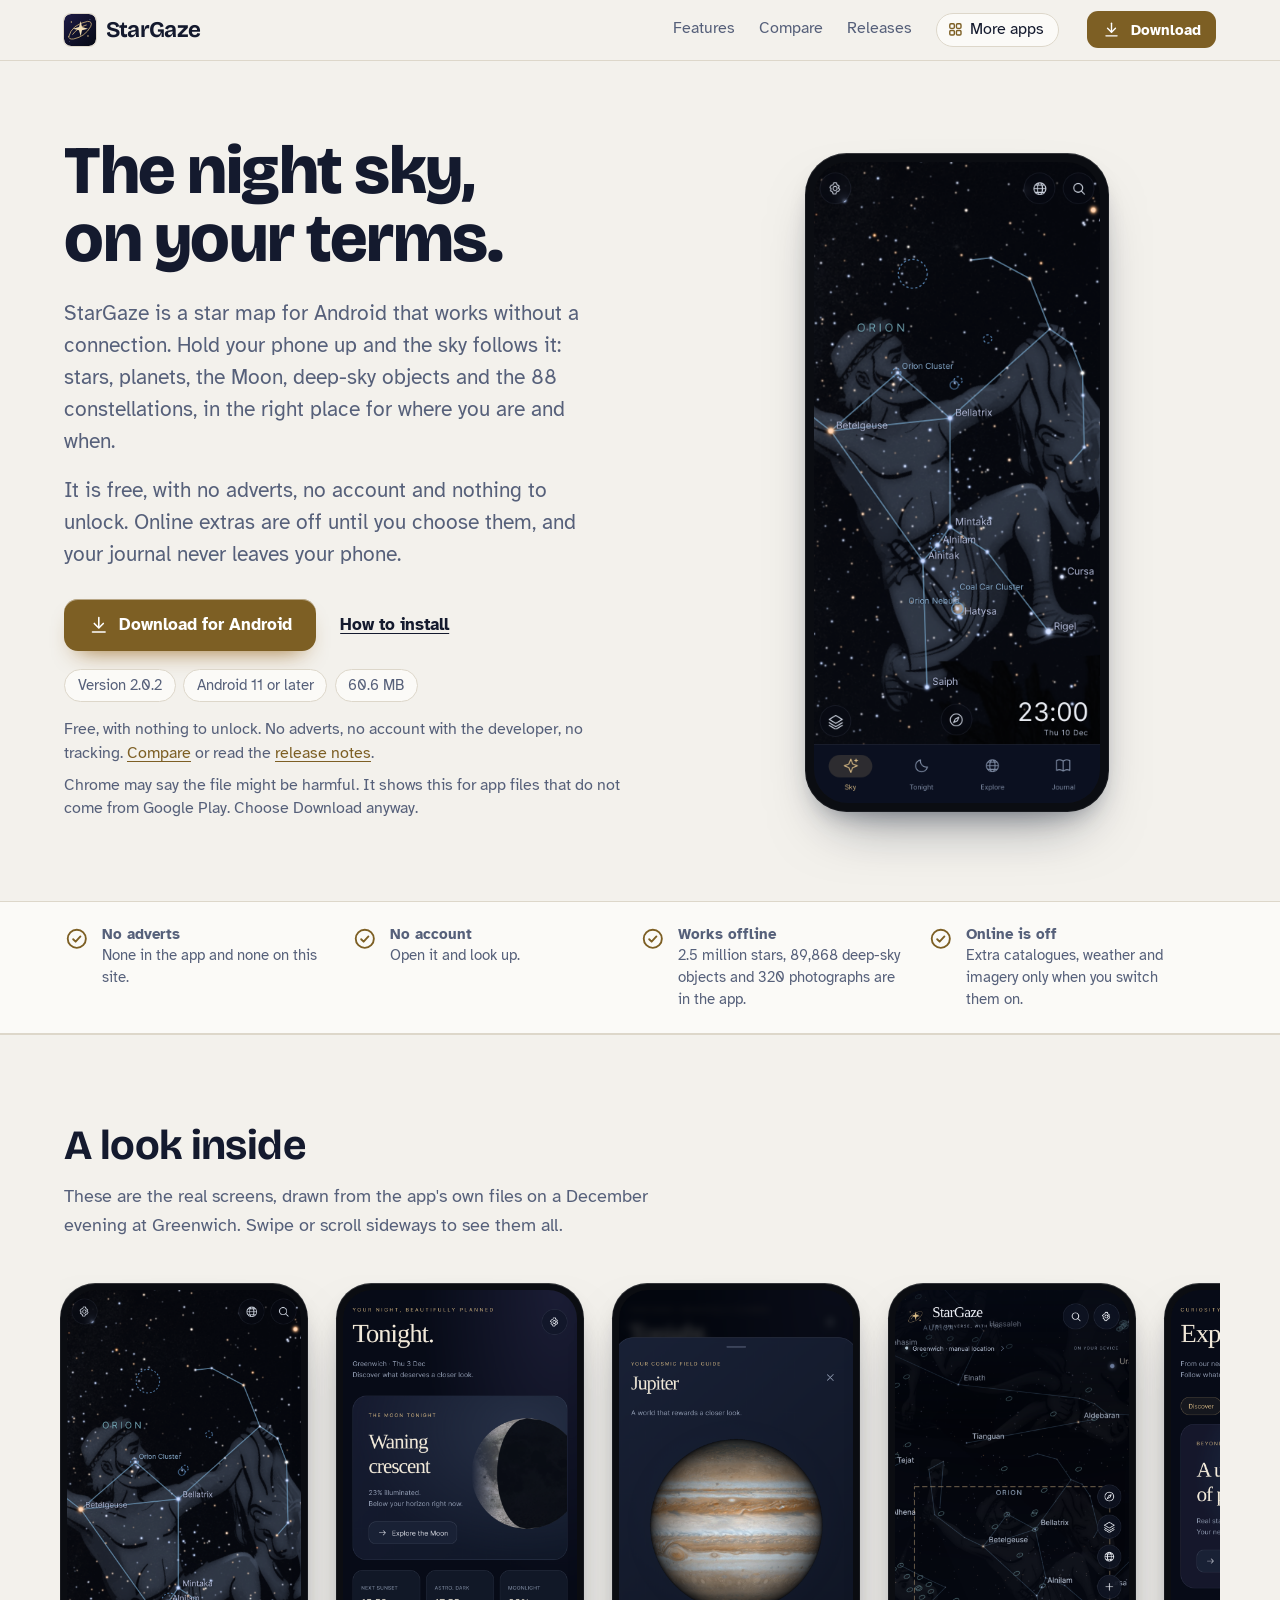
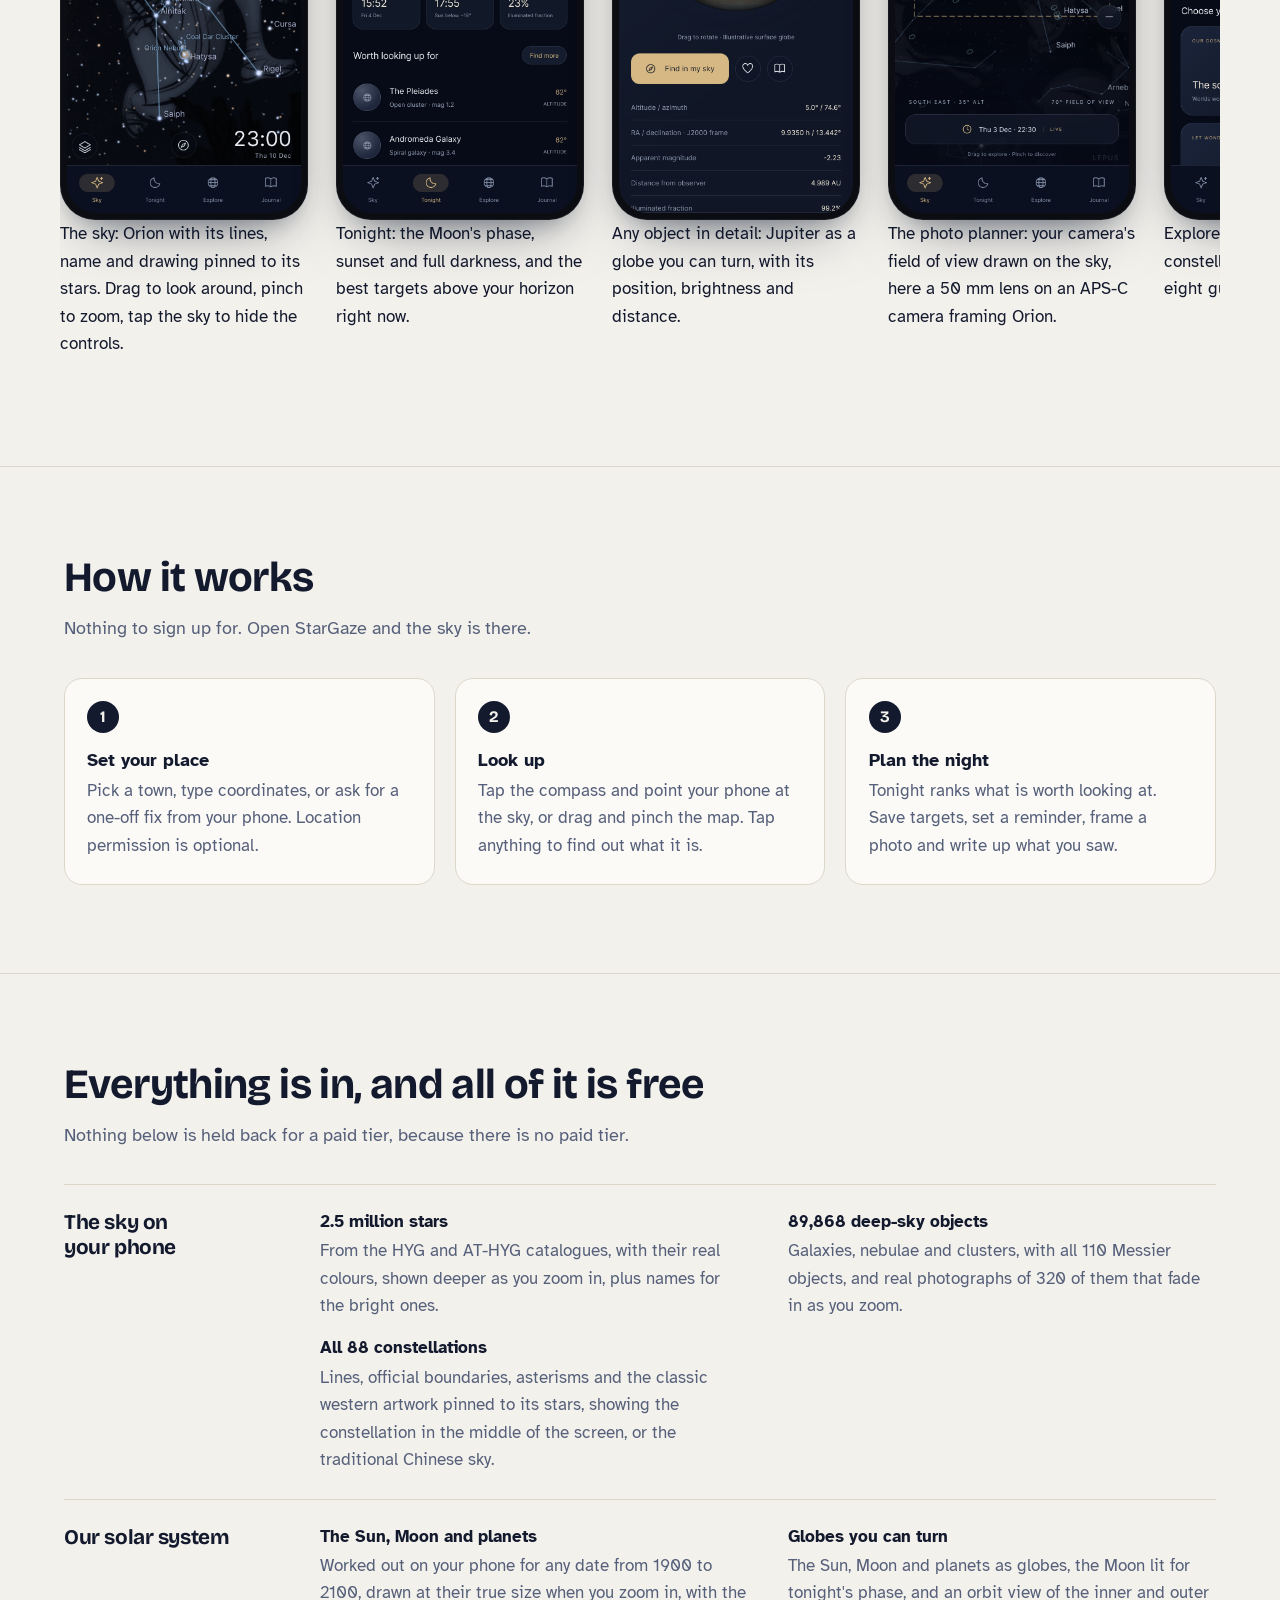
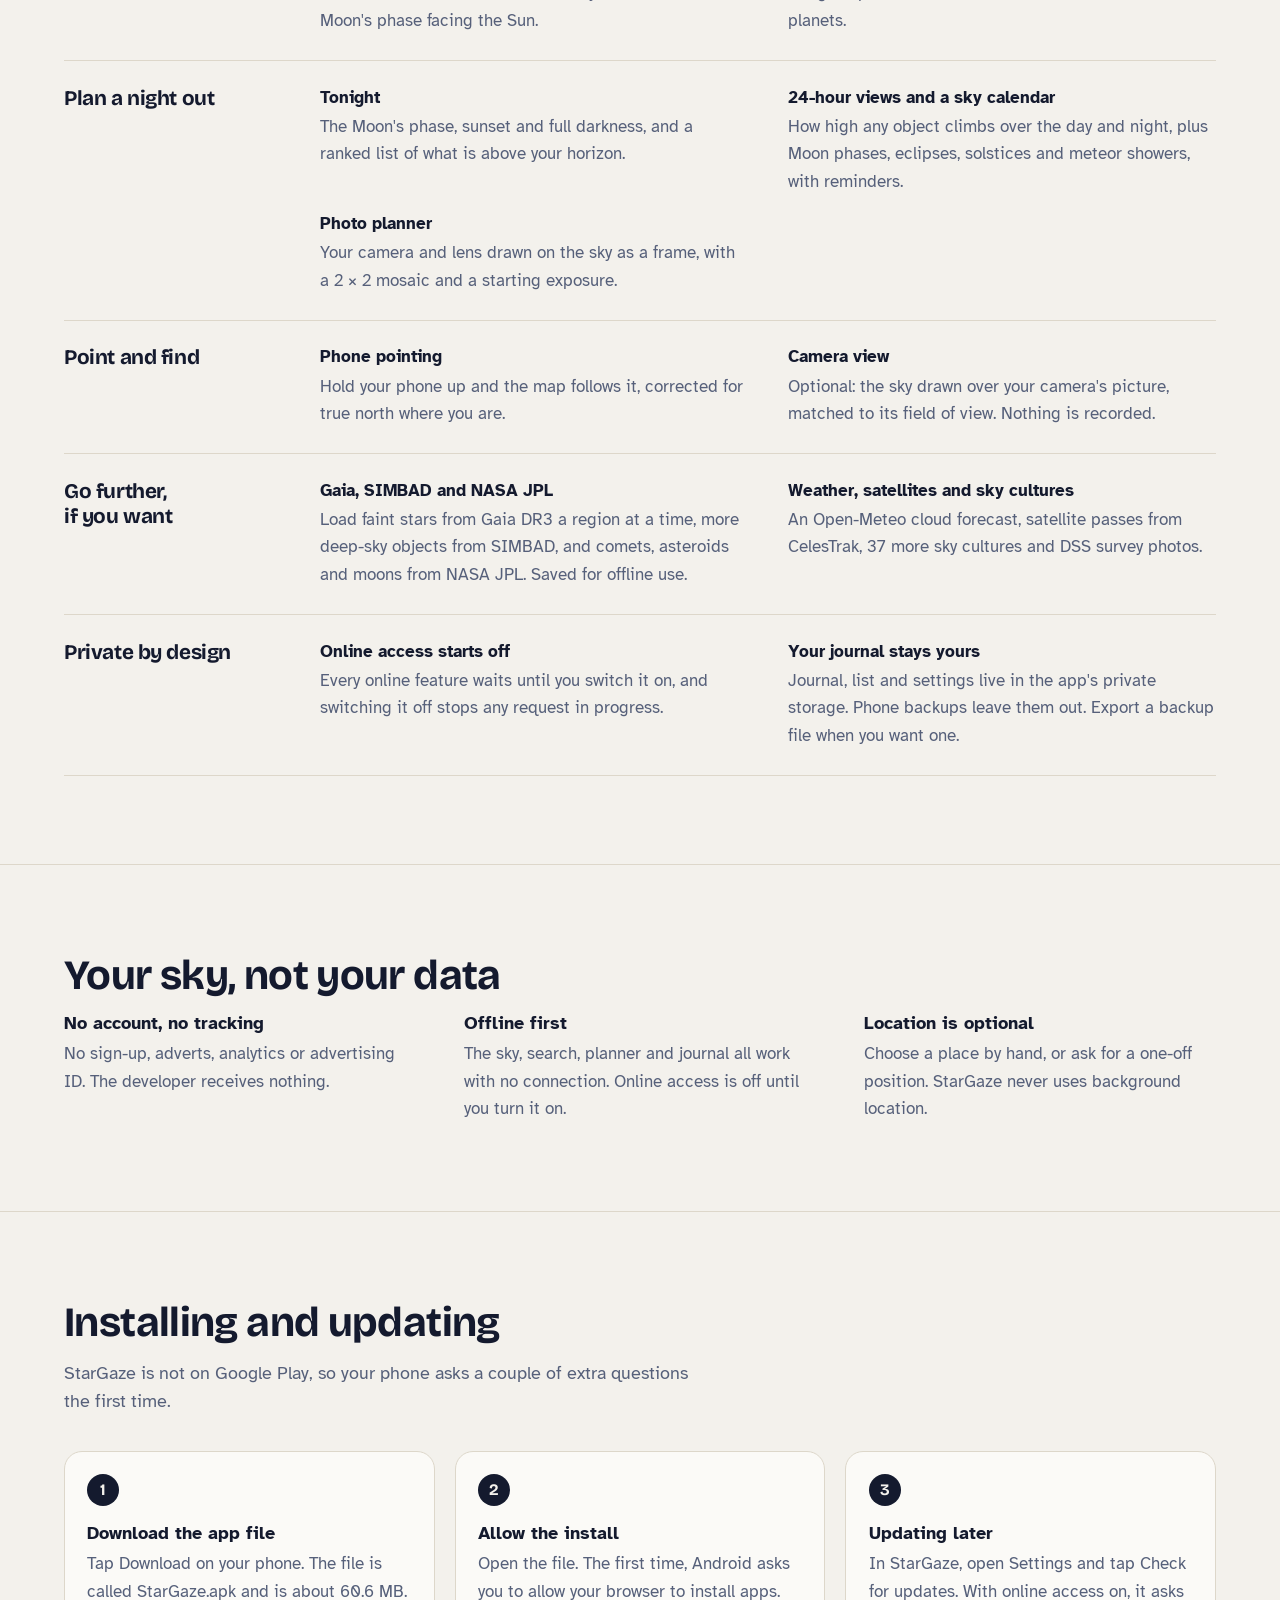
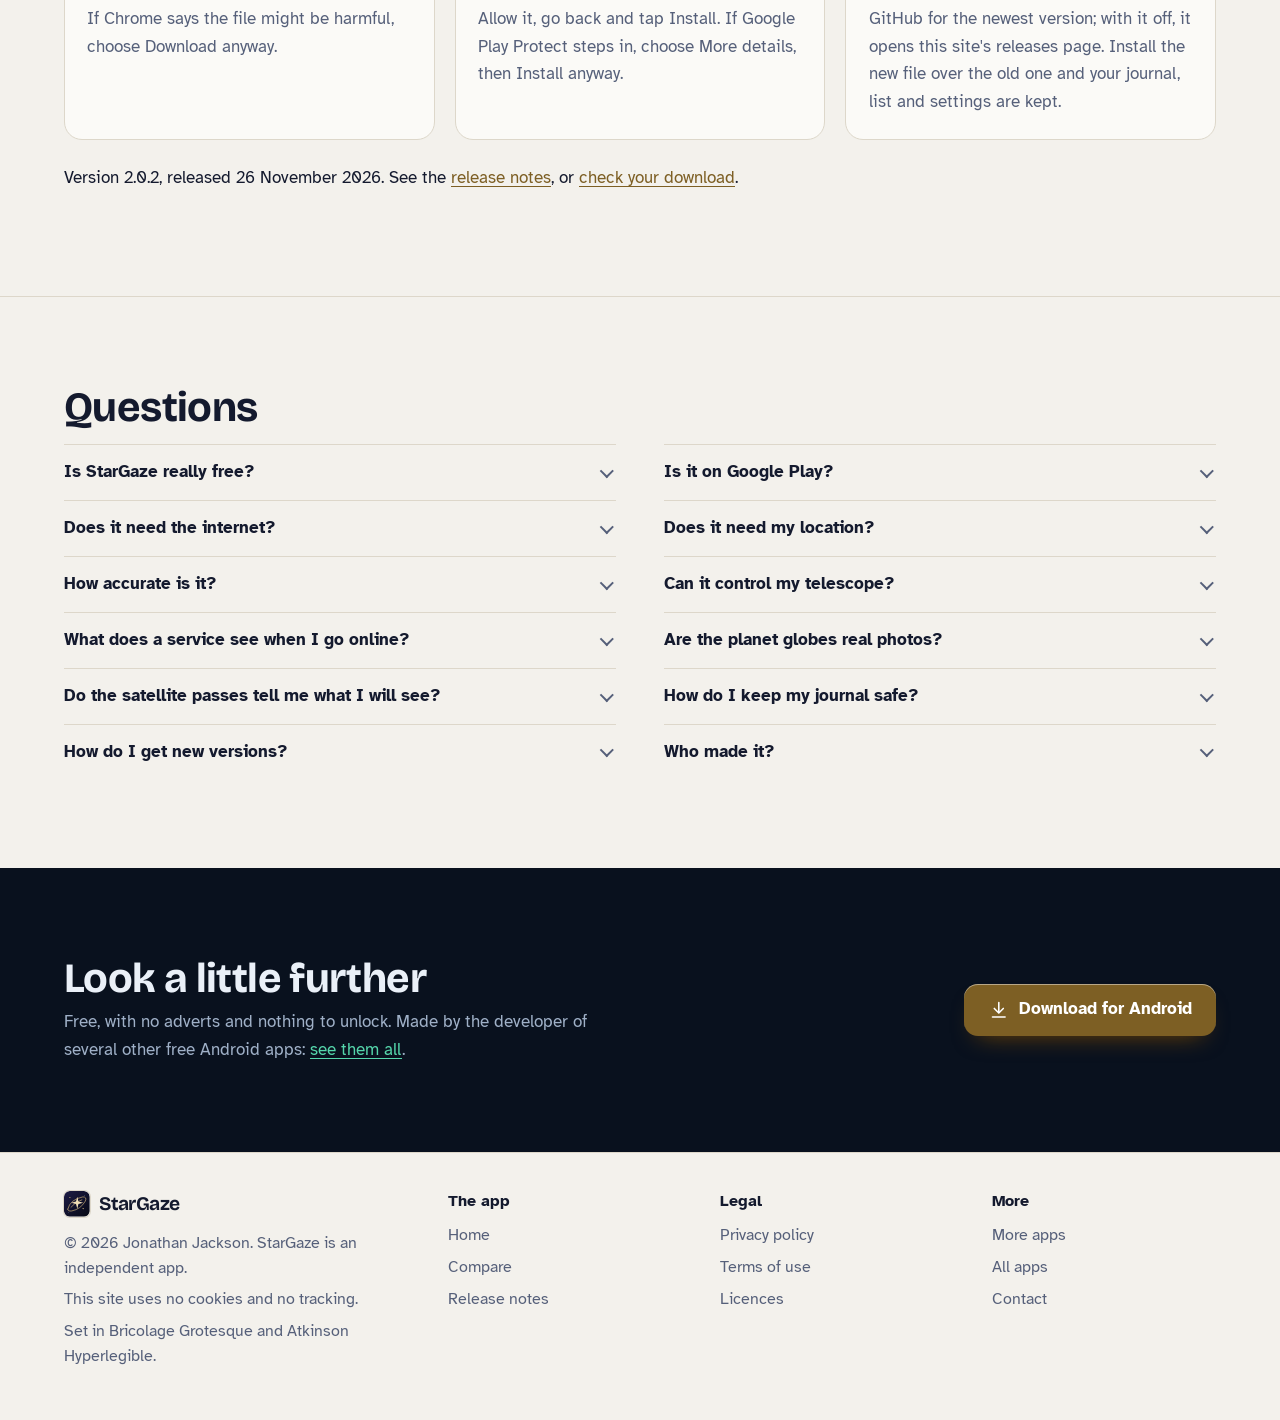
<file: index.html>
<!DOCTYPE html>
<html lang="en-GB">
<head>
<meta charset="utf-8">
<meta name="viewport" content="width=device-width, initial-scale=1">
<title>StarGaze: a free, private night-sky app for Android that works offline</title>
<meta name="description" content="StarGaze is a free Android star map with 2.5 million stars, 89,868 deep-sky objects, 320 deep-sky photographs, the Milky Way and all 88 constellations on your phone, a Tonight planner, phone pointing, a photo planner and a private observing journal. No adverts, no account, no tracking.">
<meta name="author" content="Jonathan Jackson">
<link rel="canonical" href="https://customgpter.github.io/stargaze/">
<meta name="theme-color" content="#f3f1ec" media="(prefers-color-scheme: light)">
<meta name="theme-color" content="#070b17" media="(prefers-color-scheme: dark)">
<meta property="og:type" content="website">
<meta property="og:site_name" content="StarGaze">
<meta property="og:title" content="StarGaze: a free, private night-sky app for Android that works offline">
<meta property="og:description" content="StarGaze is a free Android star map with 2.5 million stars, 89,868 deep-sky objects, 320 deep-sky photographs, the Milky Way and all 88 constellations on your phone, a Tonight planner, phone pointing, a photo planner and a private observing journal. No adverts, no account, no tracking.">
<meta property="og:url" content="https://customgpter.github.io/stargaze/">
<meta property="og:image" content="https://customgpter.github.io/stargaze/assets/og.png">
<meta property="og:image:width" content="1200">
<meta property="og:image:height" content="630">
<meta property="og:image:alt" content="StarGaze&#x27;s sky: Orion, Taurus and Auriga with constellation lines and names">
<meta property="og:locale" content="en_GB">
<meta name="twitter:card" content="summary_large_image">
<link rel="icon" href="./assets/favicon.svg" type="image/svg+xml">
<link rel="apple-touch-icon" href="./assets/apple-touch-icon.png">
<link rel="preload" href="./assets/fonts/bricolage-grotesque-latin.woff2" as="font" type="font/woff2" crossorigin>
<link rel="preload" href="./assets/fonts/atkinson-hyperlegible-latin-400-normal.woff2" as="font" type="font/woff2" crossorigin>
<link rel="stylesheet" href="./assets/site.css?v=1">
<link rel="stylesheet" href="./assets/house.css?v=1">
<link rel="stylesheet" href="./assets/apps-list.css?v=1">
<script src="./assets/apps-list.js?v=1" defer></script>
<script type="application/ld+json">{"@context":"https://schema.org","@type":"SoftwareApplication","name":"StarGaze","url":"https://customgpter.github.io/stargaze/","description":"StarGaze is a free Android star map with 2.5 million stars, 89,868 deep-sky objects, 320 deep-sky photographs, the Milky Way and all 88 constellations on your phone, a Tonight planner, phone pointing, a photo planner and a private observing journal. No adverts, no account, no tracking.","applicationCategory":"EducationalApplication","operatingSystem":"Android 11 or later","softwareVersion":"2.0.2","downloadUrl":"https://github.com/CustomGPTer/stargaze/releases/latest/download/StarGaze.apk","releaseNotes":"https://customgpter.github.io/stargaze/releases.html","offers":{"@type":"Offer","price":"0","priceCurrency":"GBP"},"inLanguage":"en-GB","image":"https://customgpter.github.io/stargaze/assets/og.png","featureList":["2.5 million stars","89,868 deep-sky objects","All 88 constellations","The Sun, Moon and planets","Globes you can turn","Tonight","24-hour views and a sky calendar","Photo planner","Phone pointing","Camera view","Gaia, SIMBAD and NASA JPL","Weather, satellites and sky cultures"],"author":{"@type":"Person","name":"Jonathan Jackson"}}</script>
<script type="application/ld+json">{"@context":"https://schema.org","@type":"FAQPage","mainEntity":[{"@type":"Question","name":"Is StarGaze really free?","acceptedAnswer":{"@type":"Answer","text":"Yes. There is no paid version, no subscription and no adverts, and nothing in the app is locked."}},{"@type":"Question","name":"Is it on Google Play?","acceptedAnswer":{"@type":"Answer","text":"No. StarGaze is a personal project and is downloaded from this site as an Android app file. It needs Android 11 or later and an up-to-date Android System WebView, which comes with every current phone."}},{"@type":"Question","name":"Does it need the internet?","acceptedAnswer":{"@type":"Answer","text":"No. The stars, deep-sky objects, constellations, planets, Tonight, search, journal and planner all work offline. Online access starts switched off. Turn it on in Privacy & data only if you want Gaia stars, SIMBAD, NASA JPL objects, survey photos, weather, satellite data or extra sky cultures."}},{"@type":"Question","name":"Does it need my location?","acceptedAnswer":{"@type":"Answer","text":"No. You can choose a town or type coordinates. If you tap Use device location, Android gives StarGaze one position, which is saved as your observing place. It never runs in the background."}},{"@type":"Question","name":"How accurate is it?","acceptedAnswer":{"@type":"Answer","text":"Positions of the Sun, Moon and planets come from Astronomy Engine, and star positions from the HYG catalogue with each star's own motion. Phone pointing depends on your phone's compass, which metal, magnets and cases can upset. Calibrate it with a figure-of-eight movement."}},{"@type":"Question","name":"Can it control my telescope?","acceptedAnswer":{"@type":"Answer","text":"No. StarGaze has no telescope control, by design."}},{"@type":"Question","name":"What does a service see when I go online?","acceptedAnswer":{"@type":"Answer","text":"Your IP address and what that request needs: a patch of sky for Gaia, SIMBAD and survey photos, an object, time and your place for NASA JPL, your place rounded to about 1 km for the weather. Your journal is never sent anywhere."}},{"@type":"Question","name":"Are the planet globes real photos?","acceptedAnswer":{"@type":"Answer","text":"They are maps of each world wrapped on a globe, to explore at your leisure. The Milky Way, landscapes and Saturn's rings are illustrations."}},{"@type":"Question","name":"Do the satellite passes tell me what I will see?","acceptedAnswer":{"@type":"Answer","text":"They tell you when a satellite is more than 10&deg; above your horizon. They do not say whether it is lit by the Sun, so not every pass is visible."}},{"@type":"Question","name":"How do I keep my journal safe?","acceptedAnswer":{"@type":"Answer","text":"Settings, Backup & restore exports your journal, list and settings to a file where you choose. The file is not encrypted, so keep it private. Uninstalling StarGaze removes anything you have not exported."}},{"@type":"Question","name":"How do I get new versions?","acceptedAnswer":{"@type":"Answer","text":"Open Settings and tap Check for updates. With online access on, StarGaze asks GitHub for the newest version and opens the download in your browser. With it off, it opens this site's releases page. Install the new file over the old one."}},{"@type":"Question","name":"Who made it?","acceptedAnswer":{"@type":"Answer","text":"StarGaze is made by Jonathan Jackson, an independent developer in the United Kingdom. It is not connected with Stellarium, ESA, NASA, CDS or any of the data providers it credits."}}]}</script>
</head>
<body>
<a class="skip" href="#main">Skip to content</a>
<header class="masthead">
<div class="wrap">
<a class="brand" href="./" aria-label="StarGaze home"><svg viewBox="0 0 108 108" aria-hidden="true"><defs><linearGradient id="sgbg" x1="0" y1="0" x2="1" y2="1"><stop offset="0" stop-color="#1d1b45"/><stop offset="1" stop-color="#060914"/></linearGradient></defs><rect width="108" height="108" rx="24" fill="url(#sgbg)"/><g transform="translate(54 54) scale(1.12) translate(-54 -54)"><path d="M20 74Q29 37 77 28Q93 28 86 44Q69 74 35 81Q19 83 20 74M32 67Q48 46 73 39" stroke="#d8ba7f" stroke-width="2.4" fill="none" stroke-linecap="round"/><path d="m56 27 4 18 18 5-18 5-4 18-5-18-18-5 18-5Z" fill="#f2dfb6"/><circle cx="78" cy="72" r="2.4" fill="#d8ba7f"/><circle cx="28" cy="30" r="2" fill="#d8ba7f"/><circle cx="84" cy="22" r="1.2" fill="#a9c4f9"/><circle cx="22" cy="88" r="1" fill="#a9c4f9"/></g></svg><span>StarGaze</span></a>
<nav aria-label="Main"><ul><li><a href="./#features">Features</a></li><li><a href="./compare.html">Compare</a></li><li><a href="./releases.html">Releases</a></li><li><a class="more-apps" href="./more-apps.html"><svg class="ico" viewBox="0 0 24 24" aria-hidden="true"><rect x="4" y="4" width="6.5" height="6.5" rx="1.6"/><rect x="13.5" y="4" width="6.5" height="6.5" rx="1.6"/><rect x="4" y="13.5" width="6.5" height="6.5" rx="1.6"/><rect x="13.5" y="13.5" width="6.5" height="6.5" rx="1.6"/></svg>More apps</a></li></ul></nav>
<a class="button small" href="https://github.com/CustomGPTer/stargaze/releases/latest/download/StarGaze.apk"><svg class="ico" viewBox="0 0 24 24" aria-hidden="true"><path d="M12 4v11"/><path d="M7 10.5l5 5 5-5"/><path d="M5 20h14"/></svg>Download</a>
</div>
</header>
<main id="main">
<div class="hero">
<div class="wrap hero-grid">
<div class="hero-copy">
<h1>The night sky, on your terms.</h1>
<p class="lede">StarGaze is a star map for Android that works without a connection. Hold your phone up and the sky follows it: stars, planets, the Moon, deep-sky objects and the 88 constellations, in the right place for where you are and when.</p><p class="lede">It is free, with no adverts, no account and nothing to unlock. Online extras are off until you choose them, and your journal never leaves your phone.</p>

<p class="get" id="download"><a class="button" href="https://github.com/CustomGPTer/stargaze/releases/latest/download/StarGaze.apk"><svg class="ico" viewBox="0 0 24 24" aria-hidden="true"><path d="M12 4v11"/><path d="M7 10.5l5 5 5-5"/><path d="M5 20h14"/></svg>Download for Android</a><a class="aside" href="#install">How to install</a></p>
<ul class="pills"><li>Version 2.0.2</li><li>Android 11 or later</li><li>60.6 MB</li></ul>
<p class="facts">Free, with nothing to unlock. No adverts, no account with the developer, no tracking. <a href="compare.html">Compare</a> or read the <a href="releases.html">release notes</a>.</p>
<p class="facts">Chrome may say the file might be harmful. It shows this for app files that do not come from Google Play. Choose Download anyway.</p>
</div>
<div class="hero-phone"><div class="phone"><img src="./assets/screens/sky.png" alt="The sky: Orion with its lines, name and drawing pinned to its stars. Drag to look around, pinch to zoom, tap the sky to hide the controls." width="393" height="852" fetchpriority="high"></div></div>
</div>
</div>

<section class="promises" aria-label="In short">
<div class="wrap"><ul><li><svg class="ico" viewBox="0 0 24 24" aria-hidden="true"><circle cx="12" cy="12" r="8.5"/><path d="M8.6 12.4l2.3 2.3 4.5-4.9"/></svg><span><b>No adverts</b><span>None in the app and none on this site.</span></span></li><li><svg class="ico" viewBox="0 0 24 24" aria-hidden="true"><circle cx="12" cy="12" r="8.5"/><path d="M8.6 12.4l2.3 2.3 4.5-4.9"/></svg><span><b>No account</b><span>Open it and look up.</span></span></li><li><svg class="ico" viewBox="0 0 24 24" aria-hidden="true"><circle cx="12" cy="12" r="8.5"/><path d="M8.6 12.4l2.3 2.3 4.5-4.9"/></svg><span><b>Works offline</b><span>2.5 million stars, 89,868 deep-sky objects and 320 photographs are in the app.</span></span></li><li><svg class="ico" viewBox="0 0 24 24" aria-hidden="true"><circle cx="12" cy="12" r="8.5"/><path d="M8.6 12.4l2.3 2.3 4.5-4.9"/></svg><span><b>Online is off</b><span>Extra catalogues, weather and imagery only when you switch them on.</span></span></li></ul></div>
</section>

<section id="screens" aria-labelledby="screens-h">
<div class="wrap">
<h2 id="screens-h">A look inside</h2>
<p class="intro">These are the real screens, drawn from the app&#x27;s own files on a December evening at Greenwich. Swipe or scroll sideways to see them all.</p>
<div class="gallery" tabindex="0" role="region" aria-label="Screens from StarGaze"><figure class="shot"><div class="phone"><img src="./assets/screens/sky.png" alt="The sky: Orion with its lines, name and drawing pinned to its stars. Drag to look around, pinch to zoom, tap the sky to hide the controls." width="393" height="852" loading="eager" decoding="async"></div><figcaption>The sky: Orion with its lines, name and drawing pinned to its stars. Drag to look around, pinch to zoom, tap the sky to hide the controls.</figcaption></figure><figure class="shot"><div class="phone"><img src="./assets/screens/tonight.png" alt="Tonight: the Moon&#x27;s phase, sunset and full darkness, and the best targets above your horizon right now." width="393" height="852" loading="eager" decoding="async"></div><figcaption>Tonight: the Moon&#x27;s phase, sunset and full darkness, and the best targets above your horizon right now.</figcaption></figure><figure class="shot"><div class="phone"><img src="./assets/screens/object.png" alt="Any object in detail: Jupiter as a globe you can turn, with its position, brightness and distance." width="393" height="852" loading="eager" decoding="async"></div><figcaption>Any object in detail: Jupiter as a globe you can turn, with its position, brightness and distance.</figcaption></figure><figure class="shot"><div class="phone"><img src="./assets/screens/framing.png" alt="The photo planner: your camera&#x27;s field of view drawn on the sky, here a 50 mm lens on an APS-C camera framing Orion." width="393" height="852" loading="eager" decoding="async"></div><figcaption>The photo planner: your camera&#x27;s field of view drawn on the sky, here a 50 mm lens on an APS-C camera framing Orion.</figcaption></figure><figure class="shot"><div class="phone"><img src="./assets/screens/explore.png" alt="Explore the solar system, the 88 constellations, the deep sky and eight guided journeys." width="393" height="852" loading="eager" decoding="async"></div><figcaption>Explore the solar system, the 88 constellations, the deep sky and eight guided journeys.</figcaption></figure><figure class="shot"><div class="phone"><img src="./assets/screens/search.png" alt="Search stars, planets, constellations and catalogue numbers such as M31, NGC 7000 or HIP 27989." width="393" height="852" loading="eager" decoding="async"></div><figcaption>Search stars, planets, constellations and catalogue numbers such as M31, NGC 7000 or HIP 27989.</figcaption></figure><figure class="shot"><div class="phone"><img src="./assets/screens/journal.png" alt="A private journal: what you saw, when, with what, and a photo if you like. Kept on your phone." width="393" height="852" loading="eager" decoding="async"></div><figcaption>A private journal: what you saw, when, with what, and a photo if you like. Kept on your phone.</figcaption></figure><figure class="shot"><div class="phone"><img src="./assets/screens/privacy.png" alt="Privacy in plain words: online access starts off, and every service the app can contact is listed." width="393" height="852" loading="eager" decoding="async"></div><figcaption>Privacy in plain words: online access starts off, and every service the app can contact is listed.</figcaption></figure></div>
</div>
</section>

<section id="how" aria-labelledby="how-h">
<div class="wrap">
<h2 id="how-h">How it works</h2>
<p class="intro">Nothing to sign up for. Open StarGaze and the sky is there.</p>
<ol class="steps"><li><h3>Set your place</h3><p>Pick a town, type coordinates, or ask for a one-off fix from your phone. Location permission is optional.</p></li><li><h3>Look up</h3><p>Tap the compass and point your phone at the sky, or drag and pinch the map. Tap anything to find out what it is.</p></li><li><h3>Plan the night</h3><p>Tonight ranks what is worth looking at. Save targets, set a reminder, frame a photo and write up what you saw.</p></li></ol>
</div>
</section>

<section id="features" aria-labelledby="features-h">
<div class="wrap">
<h2 id="features-h">Everything is in, and all of it is free</h2>
<p class="intro">Nothing below is held back for a paid tier, because there is no paid tier.</p>
<div class="groups"><div class="group"><h3>The sky on your phone</h3><dl><div><dt>2.5 million stars</dt><dd>From the HYG and AT-HYG catalogues, with their real colours, shown deeper as you zoom in, plus names for the bright ones.</dd></div><div><dt>89,868 deep-sky objects</dt><dd>Galaxies, nebulae and clusters, with all 110 Messier objects, and real photographs of 320 of them that fade in as you zoom.</dd></div><div><dt>All 88 constellations</dt><dd>Lines, official boundaries, asterisms and the classic western artwork pinned to its stars, showing the constellation in the middle of the screen, or the traditional Chinese sky.</dd></div></dl></div><div class="group"><h3>Our solar system</h3><dl><div><dt>The Sun, Moon and planets</dt><dd>Worked out on your phone for any date from 1900 to 2100, drawn at their true size when you zoom in, with the Moon's phase facing the Sun.</dd></div><div><dt>Globes you can turn</dt><dd>The Sun, Moon and planets as globes, the Moon lit for tonight's phase, and an orbit view of the inner and outer planets.</dd></div></dl></div><div class="group"><h3>Plan a night out</h3><dl><div><dt>Tonight</dt><dd>The Moon's phase, sunset and full darkness, and a ranked list of what is above your horizon.</dd></div><div><dt>24-hour views and a sky calendar</dt><dd>How high any object climbs over the day and night, plus Moon phases, eclipses, solstices and meteor showers, with reminders.</dd></div><div><dt>Photo planner</dt><dd>Your camera and lens drawn on the sky as a frame, with a 2 &times; 2 mosaic and a starting exposure.</dd></div></dl></div><div class="group"><h3>Point and find</h3><dl><div><dt>Phone pointing</dt><dd>Hold your phone up and the map follows it, corrected for true north where you are.</dd></div><div><dt>Camera view</dt><dd>Optional: the sky drawn over your camera's picture, matched to its field of view. Nothing is recorded.</dd></div></dl></div><div class="group"><h3>Go further, if you want</h3><dl><div><dt>Gaia, SIMBAD and NASA JPL</dt><dd>Load faint stars from Gaia DR3 a region at a time, more deep-sky objects from SIMBAD, and comets, asteroids and moons from NASA JPL. Saved for offline use.</dd></div><div><dt>Weather, satellites and sky cultures</dt><dd>An Open-Meteo cloud forecast, satellite passes from CelesTrak, 37 more sky cultures and DSS survey photos.</dd></div></dl></div><div class="group"><h3>Private by design</h3><dl><div><dt>Online access starts off</dt><dd>Every online feature waits until you switch it on, and switching it off stops any request in progress.</dd></div><div><dt>Your journal stays yours</dt><dd>Journal, list and settings live in the app's private storage. Phone backups leave them out. Export a backup file when you want one.</dd></div></dl></div></div>
</div>
</section>

<section id="privacy" aria-labelledby="privacy-h">
<div class="wrap">
<h2 id="privacy-h">Your sky, not your data</h2>
<ul class="plain"><li><h3>No account, no tracking</h3><p>No sign-up, adverts, analytics or advertising ID. The developer receives nothing.</p></li><li><h3>Offline first</h3><p>The sky, search, planner and journal all work with no connection. Online access is off until you turn it on.</p></li><li><h3>Location is optional</h3><p>Choose a place by hand, or ask for a one-off position. StarGaze never uses background location.</p></li></ul>
</div>
</section>

<section id="install" aria-labelledby="install-h">
<div class="wrap">
<h2 id="install-h">Installing and updating</h2>
<p class="intro">StarGaze is not on Google Play, so your phone asks a couple of extra questions the first time.</p>
<ol class="steps"><li><h3>Download the app file</h3><p>Tap Download on your phone. The file is called StarGaze.apk and is about 60.6 MB. If Chrome says the file might be harmful, choose Download anyway.</p></li><li><h3>Allow the install</h3><p>Open the file. The first time, Android asks you to allow your browser to install apps. Allow it, go back and tap Install. If Google Play Protect steps in, choose More details, then Install anyway.</p></li><li><h3>Updating later</h3><p>In StarGaze, open Settings and tap Check for updates. With online access on, it asks GitHub for the newest version; with it off, it opens this site's releases page. Install the new file over the old one and your journal, list and settings are kept.</p></li></ol>
<p class="after-table">Version 2.0.2, released 26 November 2026. See the <a href="releases.html">release notes</a>, or <a href="releases.html#checking">check your download</a>.</p>
</div>
</section>

<section id="questions" aria-labelledby="questions-h">
<div class="wrap">
<h2 id="questions-h">Questions</h2>
<div class="faq"><details><summary>Is StarGaze really free?</summary><p>Yes. There is no paid version, no subscription and no adverts, and nothing in the app is locked.</p></details><details><summary>Is it on Google Play?</summary><p>No. StarGaze is a personal project and is downloaded from this site as an Android app file. It needs Android 11 or later and an up-to-date Android System WebView, which comes with every current phone.</p></details><details><summary>Does it need the internet?</summary><p>No. The stars, deep-sky objects, constellations, planets, Tonight, search, journal and planner all work offline. Online access starts switched off. Turn it on in Privacy & data only if you want Gaia stars, SIMBAD, NASA JPL objects, survey photos, weather, satellite data or extra sky cultures.</p></details><details><summary>Does it need my location?</summary><p>No. You can choose a town or type coordinates. If you tap Use device location, Android gives StarGaze one position, which is saved as your observing place. It never runs in the background.</p></details><details><summary>How accurate is it?</summary><p>Positions of the Sun, Moon and planets come from Astronomy Engine, and star positions from the HYG catalogue with each star's own motion. Phone pointing depends on your phone's compass, which metal, magnets and cases can upset. Calibrate it with a figure-of-eight movement.</p></details><details><summary>Can it control my telescope?</summary><p>No. StarGaze has no telescope control, by design.</p></details><details><summary>What does a service see when I go online?</summary><p>Your IP address and what that request needs: a patch of sky for Gaia, SIMBAD and survey photos, an object, time and your place for NASA JPL, your place rounded to about 1 km for the weather. Your journal is never sent anywhere.</p></details><details><summary>Are the planet globes real photos?</summary><p>They are maps of each world wrapped on a globe, to explore at your leisure. The Milky Way, landscapes and Saturn's rings are illustrations.</p></details><details><summary>Do the satellite passes tell me what I will see?</summary><p>They tell you when a satellite is more than 10&deg; above your horizon. They do not say whether it is lit by the Sun, so not every pass is visible.</p></details><details><summary>How do I keep my journal safe?</summary><p>Settings, Backup & restore exports your journal, list and settings to a file where you choose. The file is not encrypted, so keep it private. Uninstalling StarGaze removes anything you have not exported.</p></details><details><summary>How do I get new versions?</summary><p>Open Settings and tap Check for updates. With online access on, StarGaze asks GitHub for the newest version and opens the download in your browser. With it off, it opens this site's releases page. Install the new file over the old one.</p></details><details><summary>Who made it?</summary><p>StarGaze is made by Jonathan Jackson, an independent developer in the United Kingdom. It is not connected with Stellarium, ESA, NASA, CDS or any of the data providers it credits.</p></details></div>
</div>
</section>

<section class="closing" aria-labelledby="closing-h">
<div class="wrap">
<div><h2 id="closing-h">Look a little further</h2><p>Free, with no adverts and nothing to unlock. Made by the developer of several other free Android apps: <a href="more-apps.html">see them all</a>.</p></div>
<a class="button" href="https://github.com/CustomGPTer/stargaze/releases/latest/download/StarGaze.apk"><svg class="ico" viewBox="0 0 24 24" aria-hidden="true"><path d="M12 4v11"/><path d="M7 10.5l5 5 5-5"/><path d="M5 20h14"/></svg>Download for Android</a>
</div>
</section>
</main>
<footer class="colophon">
<div class="wrap">
<div>
<a class="brand" href="./" aria-label="StarGaze home"><svg viewBox="0 0 108 108" aria-hidden="true"><defs><linearGradient id="sgbg" x1="0" y1="0" x2="1" y2="1"><stop offset="0" stop-color="#1d1b45"/><stop offset="1" stop-color="#060914"/></linearGradient></defs><rect width="108" height="108" rx="24" fill="url(#sgbg)"/><g transform="translate(54 54) scale(1.12) translate(-54 -54)"><path d="M20 74Q29 37 77 28Q93 28 86 44Q69 74 35 81Q19 83 20 74M32 67Q48 46 73 39" stroke="#d8ba7f" stroke-width="2.4" fill="none" stroke-linecap="round"/><path d="m56 27 4 18 18 5-18 5-4 18-5-18-18-5 18-5Z" fill="#f2dfb6"/><circle cx="78" cy="72" r="2.4" fill="#d8ba7f"/><circle cx="28" cy="30" r="2" fill="#d8ba7f"/><circle cx="84" cy="22" r="1.2" fill="#a9c4f9"/><circle cx="22" cy="88" r="1" fill="#a9c4f9"/></g></svg><span>StarGaze</span></a>
<p>&copy; 2026 Jonathan Jackson. StarGaze is an independent app.</p>
<p>This site uses no cookies and no tracking.</p>
<p>Set in Bricolage Grotesque and Atkinson Hyperlegible.</p>
</div>
<nav aria-label="The app"><h2>The app</h2><ul>
<li><a href="./">Home</a></li>
<li><a href="./compare.html">Compare</a></li>
<li><a href="./releases.html">Release notes</a></li>

</ul></nav>
<nav aria-label="Legal"><h2>Legal</h2><ul>
<li><a href="./privacy.html">Privacy policy</a></li>
<li><a href="./terms.html">Terms of use</a></li>
<li><a href="./licences.html">Licences</a></li>
</ul></nav>
<nav aria-label="More"><h2>More</h2><ul>
<li><a href="./more-apps.html">More apps</a></li>
<li><a href="https://customgpter.github.io/">All apps</a></li>
<li><a href="https://github.com/CustomGPTer/stargaze/issues">Contact</a></li>
</ul></nav>
</div>
</footer>
</body>
</html>
</file>
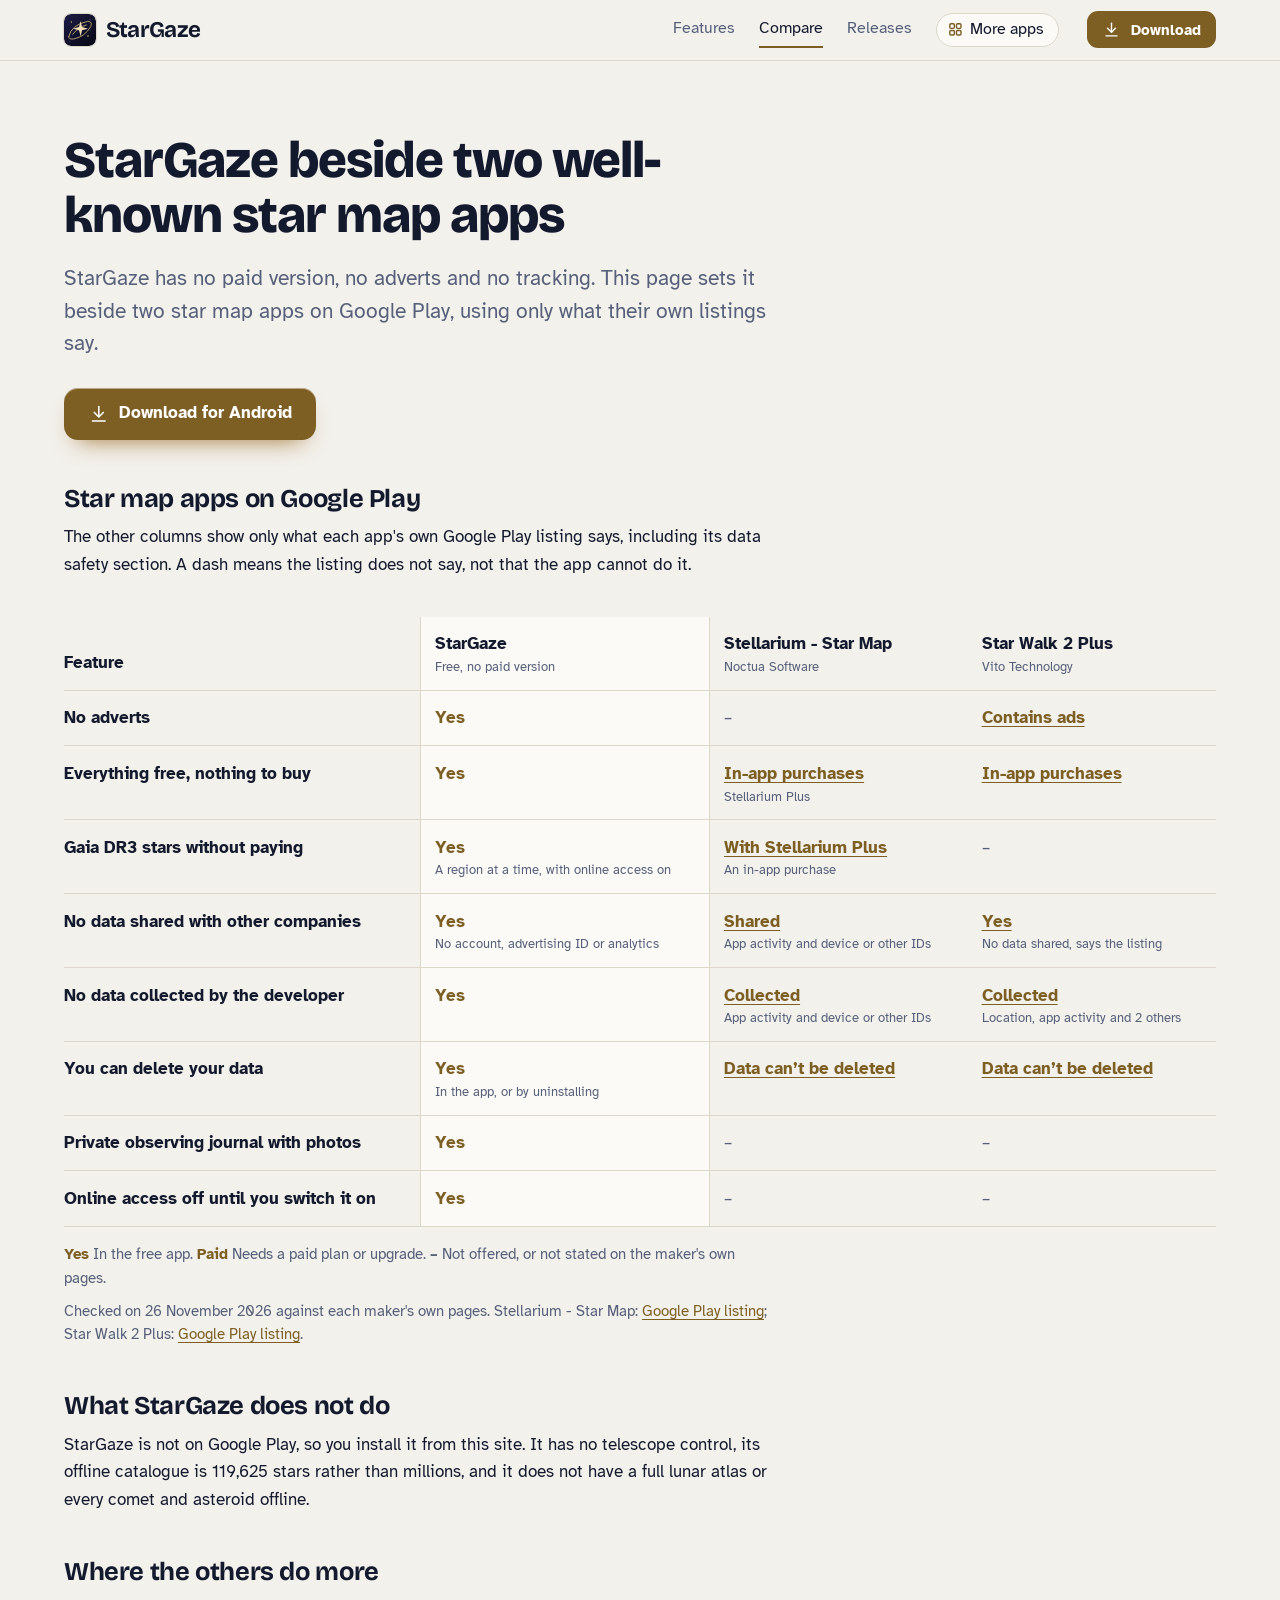
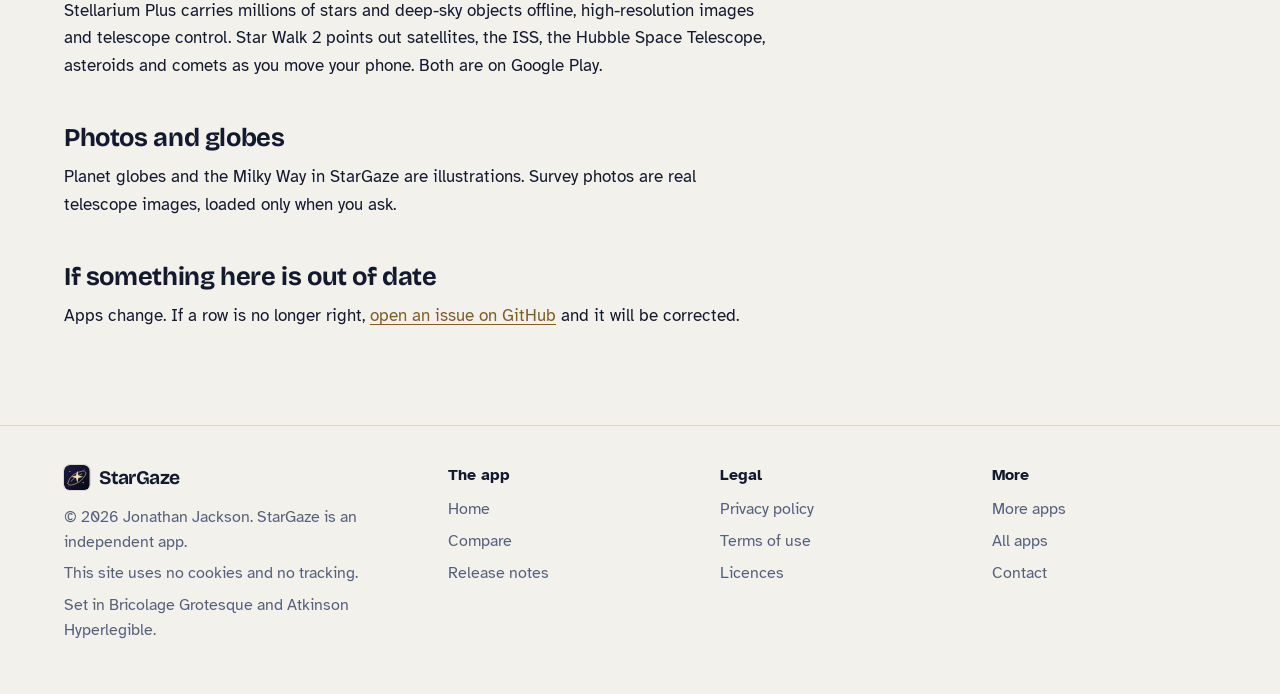
<file: compare.html>
<!DOCTYPE html>
<html lang="en-GB">
<head>
<meta charset="utf-8">
<meta name="viewport" content="width=device-width, initial-scale=1">
<title>StarGaze compared with other star map apps</title>
<meta name="description" content="How StarGaze compares with Stellarium - Star Map and Star Walk 2 Plus, row by row, with each claim linked to the app&#x27;s own Google Play listing.">
<meta name="author" content="Jonathan Jackson">
<link rel="canonical" href="https://customgpter.github.io/stargaze/compare.html">
<meta name="theme-color" content="#f3f1ec" media="(prefers-color-scheme: light)">
<meta name="theme-color" content="#070b17" media="(prefers-color-scheme: dark)">
<meta property="og:type" content="website">
<meta property="og:site_name" content="StarGaze">
<meta property="og:title" content="StarGaze compared with other star map apps">
<meta property="og:description" content="How StarGaze compares with Stellarium - Star Map and Star Walk 2 Plus, row by row, with each claim linked to the app&#x27;s own Google Play listing.">
<meta property="og:url" content="https://customgpter.github.io/stargaze/compare.html">
<meta property="og:image" content="https://customgpter.github.io/stargaze/assets/og.png">
<meta property="og:image:width" content="1200">
<meta property="og:image:height" content="630">
<meta property="og:image:alt" content="StarGaze&#x27;s sky: Orion, Taurus and Auriga with constellation lines and names">
<meta property="og:locale" content="en_GB">
<meta name="twitter:card" content="summary_large_image">
<link rel="icon" href="./assets/favicon.svg" type="image/svg+xml">
<link rel="apple-touch-icon" href="./assets/apple-touch-icon.png">
<link rel="preload" href="./assets/fonts/bricolage-grotesque-latin.woff2" as="font" type="font/woff2" crossorigin>
<link rel="preload" href="./assets/fonts/atkinson-hyperlegible-latin-400-normal.woff2" as="font" type="font/woff2" crossorigin>
<link rel="stylesheet" href="./assets/site.css?v=1">
<link rel="stylesheet" href="./assets/house.css?v=1">
<link rel="stylesheet" href="./assets/apps-list.css?v=1">
<script src="./assets/apps-list.js?v=1" defer></script>
</head>
<body>
<a class="skip" href="#main">Skip to content</a>
<header class="masthead">
<div class="wrap">
<a class="brand" href="./" aria-label="StarGaze home"><svg viewBox="0 0 108 108" aria-hidden="true"><defs><linearGradient id="sgbg" x1="0" y1="0" x2="1" y2="1"><stop offset="0" stop-color="#1d1b45"/><stop offset="1" stop-color="#060914"/></linearGradient></defs><rect width="108" height="108" rx="24" fill="url(#sgbg)"/><g transform="translate(54 54) scale(1.12) translate(-54 -54)"><path d="M20 74Q29 37 77 28Q93 28 86 44Q69 74 35 81Q19 83 20 74M32 67Q48 46 73 39" stroke="#d8ba7f" stroke-width="2.4" fill="none" stroke-linecap="round"/><path d="m56 27 4 18 18 5-18 5-4 18-5-18-18-5 18-5Z" fill="#f2dfb6"/><circle cx="78" cy="72" r="2.4" fill="#d8ba7f"/><circle cx="28" cy="30" r="2" fill="#d8ba7f"/><circle cx="84" cy="22" r="1.2" fill="#a9c4f9"/><circle cx="22" cy="88" r="1" fill="#a9c4f9"/></g></svg><span>StarGaze</span></a>
<nav aria-label="Main"><ul><li><a href="./#features">Features</a></li><li><a href="./compare.html" aria-current="page">Compare</a></li><li><a href="./releases.html">Releases</a></li><li><a class="more-apps" href="./more-apps.html"><svg class="ico" viewBox="0 0 24 24" aria-hidden="true"><rect x="4" y="4" width="6.5" height="6.5" rx="1.6"/><rect x="13.5" y="4" width="6.5" height="6.5" rx="1.6"/><rect x="4" y="13.5" width="6.5" height="6.5" rx="1.6"/><rect x="13.5" y="13.5" width="6.5" height="6.5" rx="1.6"/></svg>More apps</a></li></ul></nav>
<a class="button small" href="https://github.com/CustomGPTer/stargaze/releases/latest/download/StarGaze.apk"><svg class="ico" viewBox="0 0 24 24" aria-hidden="true"><path d="M12 4v11"/><path d="M7 10.5l5 5 5-5"/><path d="M5 20h14"/></svg>Download</a>
</div>
</header>
<main id="main" class="doc">
<div class="wrap">
<div class="measure">
<h1>StarGaze beside two well-known star map apps</h1>
<p class="lede">StarGaze has no paid version, no adverts and no tracking. This page sets it beside two star map apps on Google Play, using only what their own listings say.</p>
<p class="get"><a class="button" href="https://github.com/CustomGPTer/stargaze/releases/latest/download/StarGaze.apk"><svg class="ico" viewBox="0 0 24 24" aria-hidden="true"><path d="M12 4v11"/><path d="M7 10.5l5 5 5-5"/><path d="M5 20h14"/></svg>Download for Android</a></p>
<h2 id="table">Star map apps on Google Play</h2>
<p>The other columns show only what each app's own Google Play listing says, including its data safety section. A dash means the listing does not say, not that the app cannot do it.</p>
</div>
<div class="scroll">
<table class="cmp">
<thead><tr><th scope="col">Feature</th><th scope="col" class="ours">StarGaze<small>Free, no paid version</small></th><th scope="col">Stellarium - Star Map<small>Noctua Software</small></th><th scope="col">Star Walk 2 Plus<small>Vito Technology</small></th></tr></thead>
<tbody>
<tr><th scope="row">No adverts</th><td class="yes ours"><span class="app">StarGaze</span><span class="v">Yes</span></td><td class="na"><span class="app">Stellarium - Star Map</span><span class="v">&ndash;</span></td><td class="pay"><span class="app">Star Walk 2 Plus</span><span class="v"><a href="https://play.google.com/store/apps/details?id=com.vitotechnology.StarWalk2Free&hl=en_GB">Contains ads</a></span></td></tr>
<tr><th scope="row">Everything free, nothing to buy</th><td class="yes ours"><span class="app">StarGaze</span><span class="v">Yes</span></td><td class="pay"><span class="app">Stellarium - Star Map</span><span class="v"><a href="https://play.google.com/store/apps/details?id=com.noctuasoftware.stellarium_free&hl=en_GB">In-app purchases</a><small>Stellarium Plus</small></span></td><td class="pay"><span class="app">Star Walk 2 Plus</span><span class="v"><a href="https://play.google.com/store/apps/details?id=com.vitotechnology.StarWalk2Free&hl=en_GB">In-app purchases</a></span></td></tr>
<tr><th scope="row">Gaia DR3 stars without paying</th><td class="yes ours"><span class="app">StarGaze</span><span class="v">Yes<small>A region at a time, with online access on</small></span></td><td class="pay"><span class="app">Stellarium - Star Map</span><span class="v"><a href="https://play.google.com/store/apps/details?id=com.noctuasoftware.stellarium_free&hl=en_GB">With Stellarium Plus</a><small>An in-app purchase</small></span></td><td class="na"><span class="app">Star Walk 2 Plus</span><span class="v">&ndash;</span></td></tr>
<tr><th scope="row">No data shared with other companies</th><td class="yes ours"><span class="app">StarGaze</span><span class="v">Yes<small>No account, advertising ID or analytics</small></span></td><td class="pay"><span class="app">Stellarium - Star Map</span><span class="v"><a href="https://play.google.com/store/apps/details?id=com.noctuasoftware.stellarium_free&hl=en_GB">Shared</a><small>App activity and device or other IDs</small></span></td><td class="yes"><span class="app">Star Walk 2 Plus</span><span class="v"><a href="https://play.google.com/store/apps/details?id=com.vitotechnology.StarWalk2Free&hl=en_GB">Yes</a><small>No data shared, says the listing</small></span></td></tr>
<tr><th scope="row">No data collected by the developer</th><td class="yes ours"><span class="app">StarGaze</span><span class="v">Yes</span></td><td class="pay"><span class="app">Stellarium - Star Map</span><span class="v"><a href="https://play.google.com/store/apps/details?id=com.noctuasoftware.stellarium_free&hl=en_GB">Collected</a><small>App activity and device or other IDs</small></span></td><td class="pay"><span class="app">Star Walk 2 Plus</span><span class="v"><a href="https://play.google.com/store/apps/details?id=com.vitotechnology.StarWalk2Free&hl=en_GB">Collected</a><small>Location, app activity and 2 others</small></span></td></tr>
<tr><th scope="row">You can delete your data</th><td class="yes ours"><span class="app">StarGaze</span><span class="v">Yes<small>In the app, or by uninstalling</small></span></td><td class="pay"><span class="app">Stellarium - Star Map</span><span class="v"><a href="https://play.google.com/store/apps/details?id=com.noctuasoftware.stellarium_free&hl=en_GB">Data can&rsquo;t be deleted</a></span></td><td class="pay"><span class="app">Star Walk 2 Plus</span><span class="v"><a href="https://play.google.com/store/apps/details?id=com.vitotechnology.StarWalk2Free&hl=en_GB">Data can&rsquo;t be deleted</a></span></td></tr>
<tr><th scope="row">Private observing journal with photos</th><td class="yes ours"><span class="app">StarGaze</span><span class="v">Yes</span></td><td class="na"><span class="app">Stellarium - Star Map</span><span class="v">&ndash;</span></td><td class="na"><span class="app">Star Walk 2 Plus</span><span class="v">&ndash;</span></td></tr>
<tr><th scope="row">Online access off until you switch it on</th><td class="yes ours"><span class="app">StarGaze</span><span class="v">Yes</span></td><td class="na"><span class="app">Stellarium - Star Map</span><span class="v">&ndash;</span></td><td class="na"><span class="app">Star Walk 2 Plus</span><span class="v">&ndash;</span></td></tr>
</tbody>
</table>
</div>
<div class="measure">
<p class="key"><strong class="yes">Yes</strong> In the free app. <strong class="pay">Paid</strong> Needs a paid plan or upgrade. <strong>&ndash;</strong> Not offered, or not stated on the maker's own pages.</p>
<p class="key">Checked on 26 November 2026 against each maker's own pages. Stellarium - Star Map: <a href="https://play.google.com/store/apps/details?id=com.noctuasoftware.stellarium_free&hl=en_GB">Google Play listing</a>; Star Walk 2 Plus: <a href="https://play.google.com/store/apps/details?id=com.vitotechnology.StarWalk2Free&hl=en_GB">Google Play listing</a>.</p>
<h2>What StarGaze does not do</h2><p>StarGaze is not on Google Play, so you install it from this site. It has no telescope control, its offline catalogue is 119,625 stars rather than millions, and it does not have a full lunar atlas or every comet and asteroid offline.</p><h2>Where the others do more</h2><p>Stellarium Plus carries millions of stars and deep-sky objects offline, high-resolution images and telescope control. Star Walk 2 points out satellites, the ISS, the Hubble Space Telescope, asteroids and comets as you move your phone. Both are on Google Play.</p><h2>Photos and globes</h2><p>Planet globes and the Milky Way in StarGaze are illustrations. Survey photos are real telescope images, loaded only when you ask.</p>
<h2 id="wrong">If something here is out of date</h2>
<p>Apps change. If a row is no longer right, <a href="https://github.com/CustomGPTer/stargaze/issues">open an issue on GitHub</a> and it will be corrected.</p>
</div>
</div>
</main>
<footer class="colophon">
<div class="wrap">
<div>
<a class="brand" href="./" aria-label="StarGaze home"><svg viewBox="0 0 108 108" aria-hidden="true"><defs><linearGradient id="sgbg" x1="0" y1="0" x2="1" y2="1"><stop offset="0" stop-color="#1d1b45"/><stop offset="1" stop-color="#060914"/></linearGradient></defs><rect width="108" height="108" rx="24" fill="url(#sgbg)"/><g transform="translate(54 54) scale(1.12) translate(-54 -54)"><path d="M20 74Q29 37 77 28Q93 28 86 44Q69 74 35 81Q19 83 20 74M32 67Q48 46 73 39" stroke="#d8ba7f" stroke-width="2.4" fill="none" stroke-linecap="round"/><path d="m56 27 4 18 18 5-18 5-4 18-5-18-18-5 18-5Z" fill="#f2dfb6"/><circle cx="78" cy="72" r="2.4" fill="#d8ba7f"/><circle cx="28" cy="30" r="2" fill="#d8ba7f"/><circle cx="84" cy="22" r="1.2" fill="#a9c4f9"/><circle cx="22" cy="88" r="1" fill="#a9c4f9"/></g></svg><span>StarGaze</span></a>
<p>&copy; 2026 Jonathan Jackson. StarGaze is an independent app.</p>
<p>This site uses no cookies and no tracking.</p>
<p>Set in Bricolage Grotesque and Atkinson Hyperlegible.</p>
</div>
<nav aria-label="The app"><h2>The app</h2><ul>
<li><a href="./">Home</a></li>
<li><a href="./compare.html">Compare</a></li>
<li><a href="./releases.html">Release notes</a></li>

</ul></nav>
<nav aria-label="Legal"><h2>Legal</h2><ul>
<li><a href="./privacy.html">Privacy policy</a></li>
<li><a href="./terms.html">Terms of use</a></li>
<li><a href="./licences.html">Licences</a></li>
</ul></nav>
<nav aria-label="More"><h2>More</h2><ul>
<li><a href="./more-apps.html">More apps</a></li>
<li><a href="https://customgpter.github.io/">All apps</a></li>
<li><a href="https://github.com/CustomGPTer/stargaze/issues">Contact</a></li>
</ul></nav>
</div>
</footer>
</body>
</html>
</file>
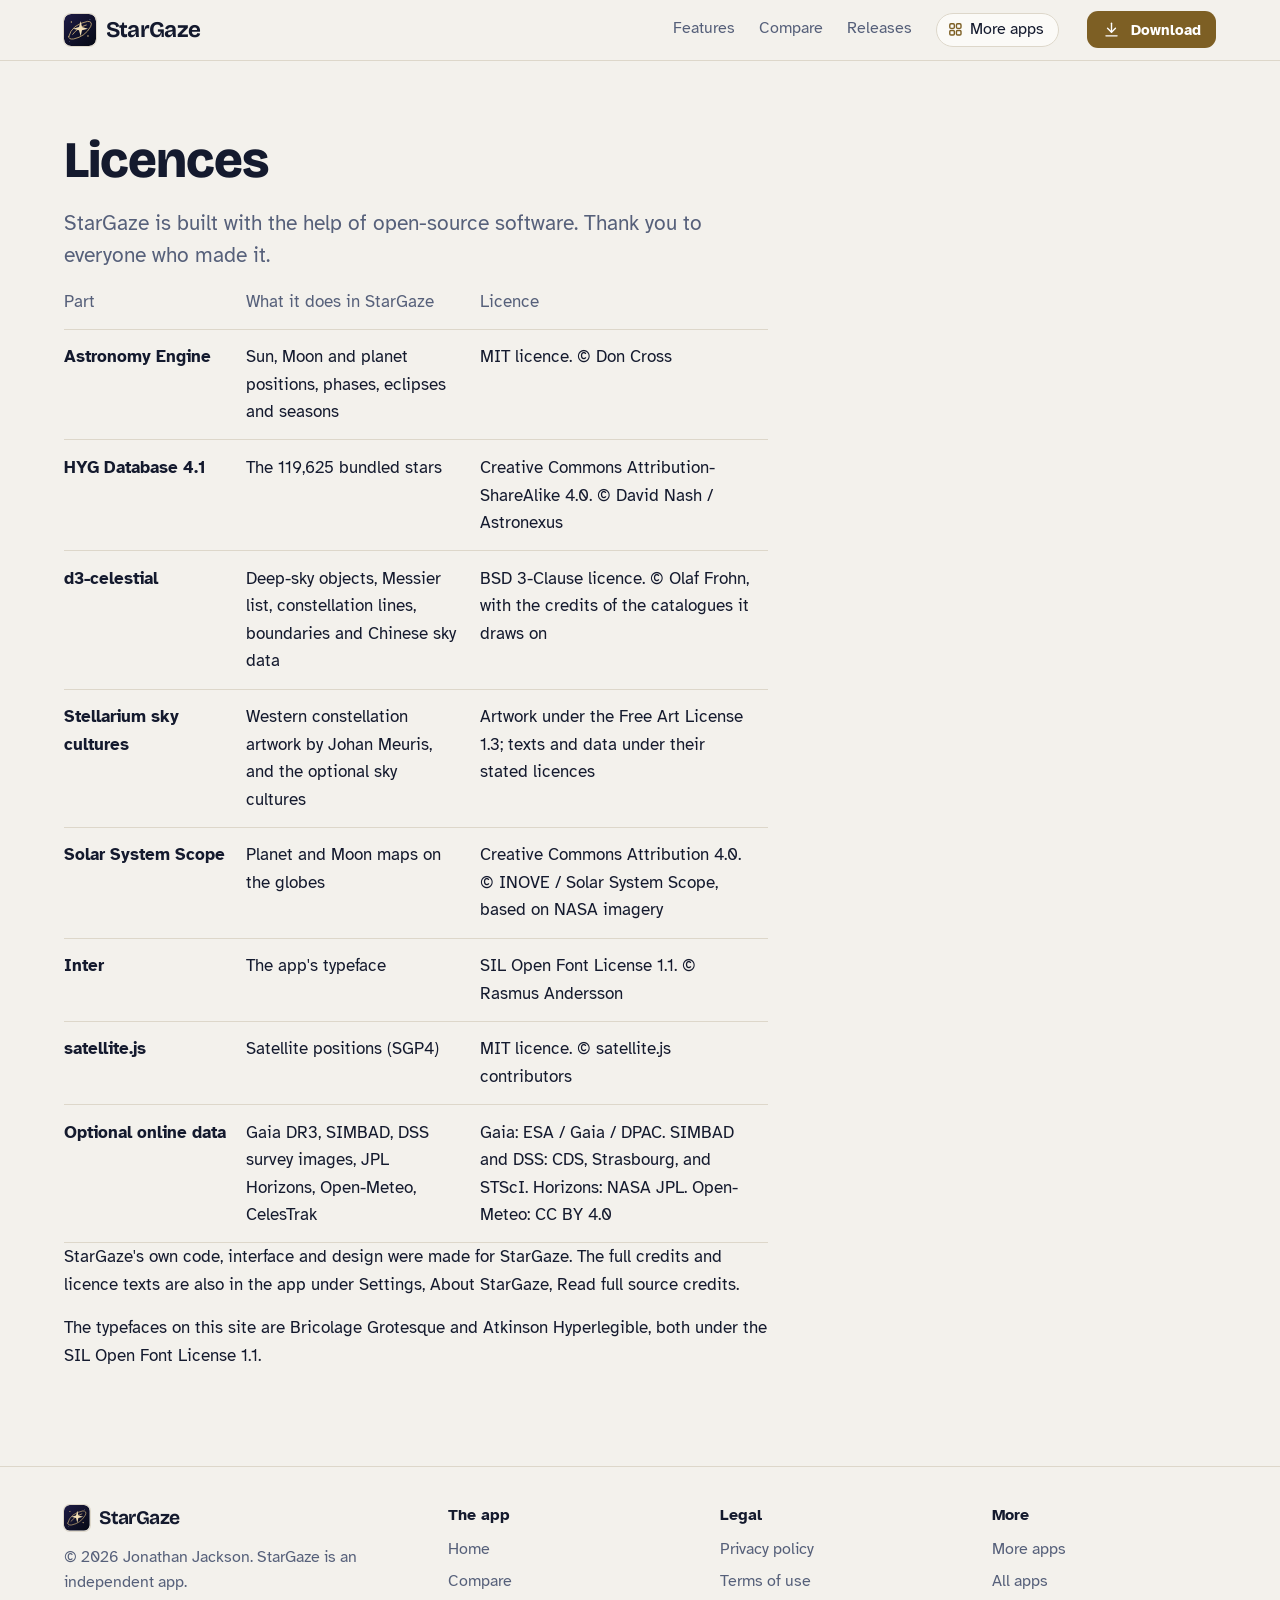
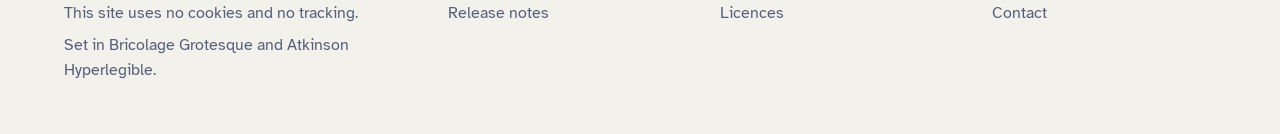
<file: licences.html>
<!DOCTYPE html>
<html lang="en-GB">
<head>
<meta charset="utf-8">
<meta name="viewport" content="width=device-width, initial-scale=1">
<title>StarGaze licences</title>
<meta name="description" content="The open-source parts inside StarGaze and their licences.">
<meta name="author" content="Jonathan Jackson">
<link rel="canonical" href="https://customgpter.github.io/stargaze/licences.html">
<meta name="theme-color" content="#f3f1ec" media="(prefers-color-scheme: light)">
<meta name="theme-color" content="#070b17" media="(prefers-color-scheme: dark)">
<meta property="og:type" content="website">
<meta property="og:site_name" content="StarGaze">
<meta property="og:title" content="StarGaze licences">
<meta property="og:description" content="The open-source parts inside StarGaze and their licences.">
<meta property="og:url" content="https://customgpter.github.io/stargaze/licences.html">
<meta property="og:image" content="https://customgpter.github.io/stargaze/assets/og.png">
<meta property="og:image:width" content="1200">
<meta property="og:image:height" content="630">
<meta property="og:image:alt" content="StarGaze&#x27;s sky: Orion, Taurus and Auriga with constellation lines and names">
<meta property="og:locale" content="en_GB">
<meta name="twitter:card" content="summary_large_image">
<link rel="icon" href="./assets/favicon.svg" type="image/svg+xml">
<link rel="apple-touch-icon" href="./assets/apple-touch-icon.png">
<link rel="preload" href="./assets/fonts/bricolage-grotesque-latin.woff2" as="font" type="font/woff2" crossorigin>
<link rel="preload" href="./assets/fonts/atkinson-hyperlegible-latin-400-normal.woff2" as="font" type="font/woff2" crossorigin>
<link rel="stylesheet" href="./assets/site.css?v=1">
<link rel="stylesheet" href="./assets/house.css?v=1">
<link rel="stylesheet" href="./assets/apps-list.css?v=1">
<script src="./assets/apps-list.js?v=1" defer></script>
</head>
<body>
<a class="skip" href="#main">Skip to content</a>
<header class="masthead">
<div class="wrap">
<a class="brand" href="./" aria-label="StarGaze home"><svg viewBox="0 0 108 108" aria-hidden="true"><defs><linearGradient id="sgbg" x1="0" y1="0" x2="1" y2="1"><stop offset="0" stop-color="#1d1b45"/><stop offset="1" stop-color="#060914"/></linearGradient></defs><rect width="108" height="108" rx="24" fill="url(#sgbg)"/><g transform="translate(54 54) scale(1.12) translate(-54 -54)"><path d="M20 74Q29 37 77 28Q93 28 86 44Q69 74 35 81Q19 83 20 74M32 67Q48 46 73 39" stroke="#d8ba7f" stroke-width="2.4" fill="none" stroke-linecap="round"/><path d="m56 27 4 18 18 5-18 5-4 18-5-18-18-5 18-5Z" fill="#f2dfb6"/><circle cx="78" cy="72" r="2.4" fill="#d8ba7f"/><circle cx="28" cy="30" r="2" fill="#d8ba7f"/><circle cx="84" cy="22" r="1.2" fill="#a9c4f9"/><circle cx="22" cy="88" r="1" fill="#a9c4f9"/></g></svg><span>StarGaze</span></a>
<nav aria-label="Main"><ul><li><a href="./#features">Features</a></li><li><a href="./compare.html">Compare</a></li><li><a href="./releases.html">Releases</a></li><li><a class="more-apps" href="./more-apps.html"><svg class="ico" viewBox="0 0 24 24" aria-hidden="true"><rect x="4" y="4" width="6.5" height="6.5" rx="1.6"/><rect x="13.5" y="4" width="6.5" height="6.5" rx="1.6"/><rect x="4" y="13.5" width="6.5" height="6.5" rx="1.6"/><rect x="13.5" y="13.5" width="6.5" height="6.5" rx="1.6"/></svg>More apps</a></li></ul></nav>
<a class="button small" href="https://github.com/CustomGPTer/stargaze/releases/latest/download/StarGaze.apk"><svg class="ico" viewBox="0 0 24 24" aria-hidden="true"><path d="M12 4v11"/><path d="M7 10.5l5 5 5-5"/><path d="M5 20h14"/></svg>Download</a>
</div>
</header>
<main id="main" class="doc">
<div class="wrap">
<div class="measure">
<h1>Licences</h1>
<p class="lede">StarGaze is built with the help of open-source software. Thank you to everyone who made it.</p>
<div class="scroll"><table><thead><tr><th scope="col">Part</th><th scope="col">What it does in StarGaze</th><th scope="col">Licence</th></tr></thead><tbody><tr><th scope="row">Astronomy Engine</th><td>Sun, Moon and planet positions, phases, eclipses and seasons</td><td>MIT licence. &copy; Don Cross</td></tr><tr><th scope="row">HYG Database 4.1</th><td>The 119,625 bundled stars</td><td>Creative Commons Attribution-ShareAlike 4.0. &copy; David Nash / Astronexus</td></tr><tr><th scope="row">d3-celestial</th><td>Deep-sky objects, Messier list, constellation lines, boundaries and Chinese sky data</td><td>BSD 3-Clause licence. &copy; Olaf Frohn, with the credits of the catalogues it draws on</td></tr><tr><th scope="row">Stellarium sky cultures</th><td>Western constellation artwork by Johan Meuris, and the optional sky cultures</td><td>Artwork under the Free Art License 1.3; texts and data under their stated licences</td></tr><tr><th scope="row">Solar System Scope</th><td>Planet and Moon maps on the globes</td><td>Creative Commons Attribution 4.0. &copy; INOVE / Solar System Scope, based on NASA imagery</td></tr><tr><th scope="row">Inter</th><td>The app's typeface</td><td>SIL Open Font License 1.1. &copy; Rasmus Andersson</td></tr><tr><th scope="row">satellite.js</th><td>Satellite positions (SGP4)</td><td>MIT licence. &copy; satellite.js contributors</td></tr><tr><th scope="row">Optional online data</th><td>Gaia DR3, SIMBAD, DSS survey images, JPL Horizons, Open-Meteo, CelesTrak</td><td>Gaia: ESA / Gaia / DPAC. SIMBAD and DSS: CDS, Strasbourg, and STScI. Horizons: NASA JPL. Open-Meteo: CC BY 4.0</td></tr></tbody></table></div>
<p>StarGaze's own code, interface and design were made for StarGaze. The full credits and licence texts are also in the app under Settings, About StarGaze, Read full source credits.</p>
<p>The typefaces on this site are Bricolage Grotesque and Atkinson Hyperlegible, both under the SIL Open Font License 1.1.</p>
</div>
</div>
</main>
<footer class="colophon">
<div class="wrap">
<div>
<a class="brand" href="./" aria-label="StarGaze home"><svg viewBox="0 0 108 108" aria-hidden="true"><defs><linearGradient id="sgbg" x1="0" y1="0" x2="1" y2="1"><stop offset="0" stop-color="#1d1b45"/><stop offset="1" stop-color="#060914"/></linearGradient></defs><rect width="108" height="108" rx="24" fill="url(#sgbg)"/><g transform="translate(54 54) scale(1.12) translate(-54 -54)"><path d="M20 74Q29 37 77 28Q93 28 86 44Q69 74 35 81Q19 83 20 74M32 67Q48 46 73 39" stroke="#d8ba7f" stroke-width="2.4" fill="none" stroke-linecap="round"/><path d="m56 27 4 18 18 5-18 5-4 18-5-18-18-5 18-5Z" fill="#f2dfb6"/><circle cx="78" cy="72" r="2.4" fill="#d8ba7f"/><circle cx="28" cy="30" r="2" fill="#d8ba7f"/><circle cx="84" cy="22" r="1.2" fill="#a9c4f9"/><circle cx="22" cy="88" r="1" fill="#a9c4f9"/></g></svg><span>StarGaze</span></a>
<p>&copy; 2026 Jonathan Jackson. StarGaze is an independent app.</p>
<p>This site uses no cookies and no tracking.</p>
<p>Set in Bricolage Grotesque and Atkinson Hyperlegible.</p>
</div>
<nav aria-label="The app"><h2>The app</h2><ul>
<li><a href="./">Home</a></li>
<li><a href="./compare.html">Compare</a></li>
<li><a href="./releases.html">Release notes</a></li>

</ul></nav>
<nav aria-label="Legal"><h2>Legal</h2><ul>
<li><a href="./privacy.html">Privacy policy</a></li>
<li><a href="./terms.html">Terms of use</a></li>
<li><a href="./licences.html">Licences</a></li>
</ul></nav>
<nav aria-label="More"><h2>More</h2><ul>
<li><a href="./more-apps.html">More apps</a></li>
<li><a href="https://customgpter.github.io/">All apps</a></li>
<li><a href="https://github.com/CustomGPTer/stargaze/issues">Contact</a></li>
</ul></nav>
</div>
</footer>
</body>
</html>
</file>
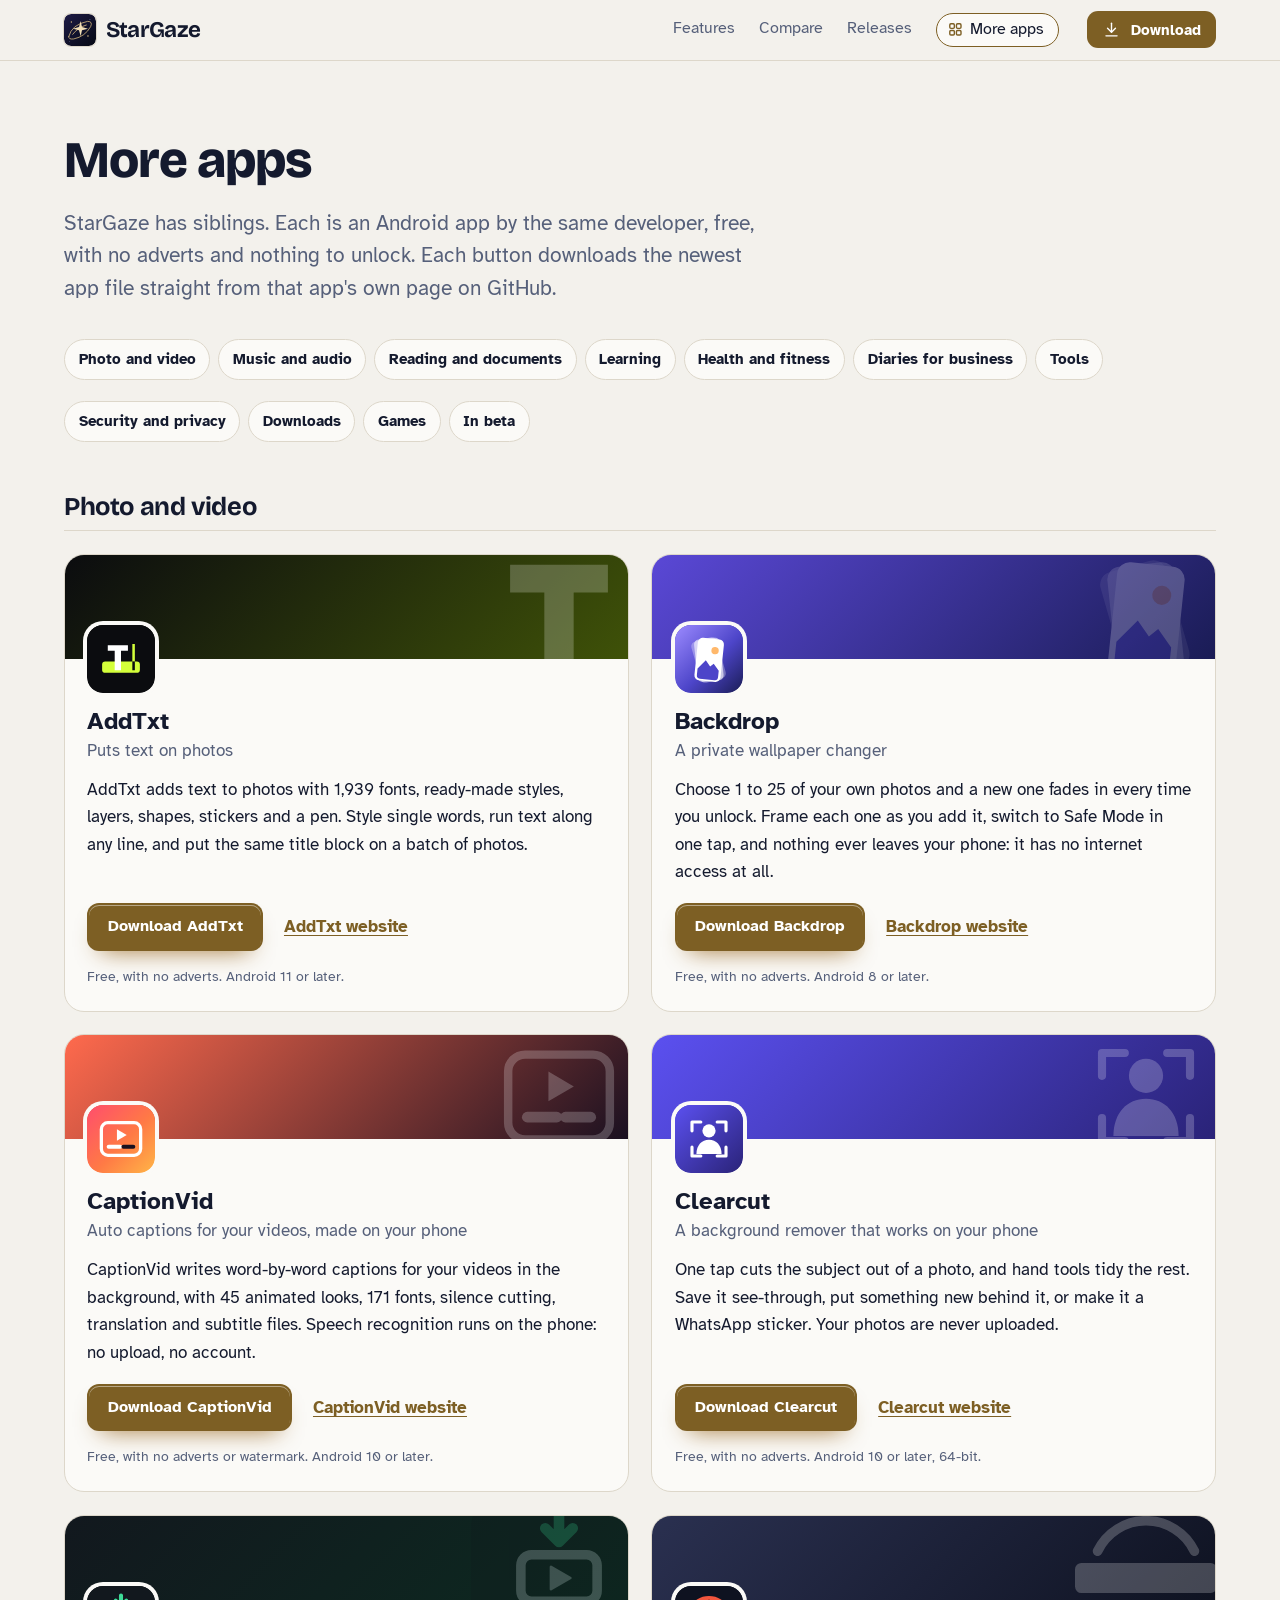
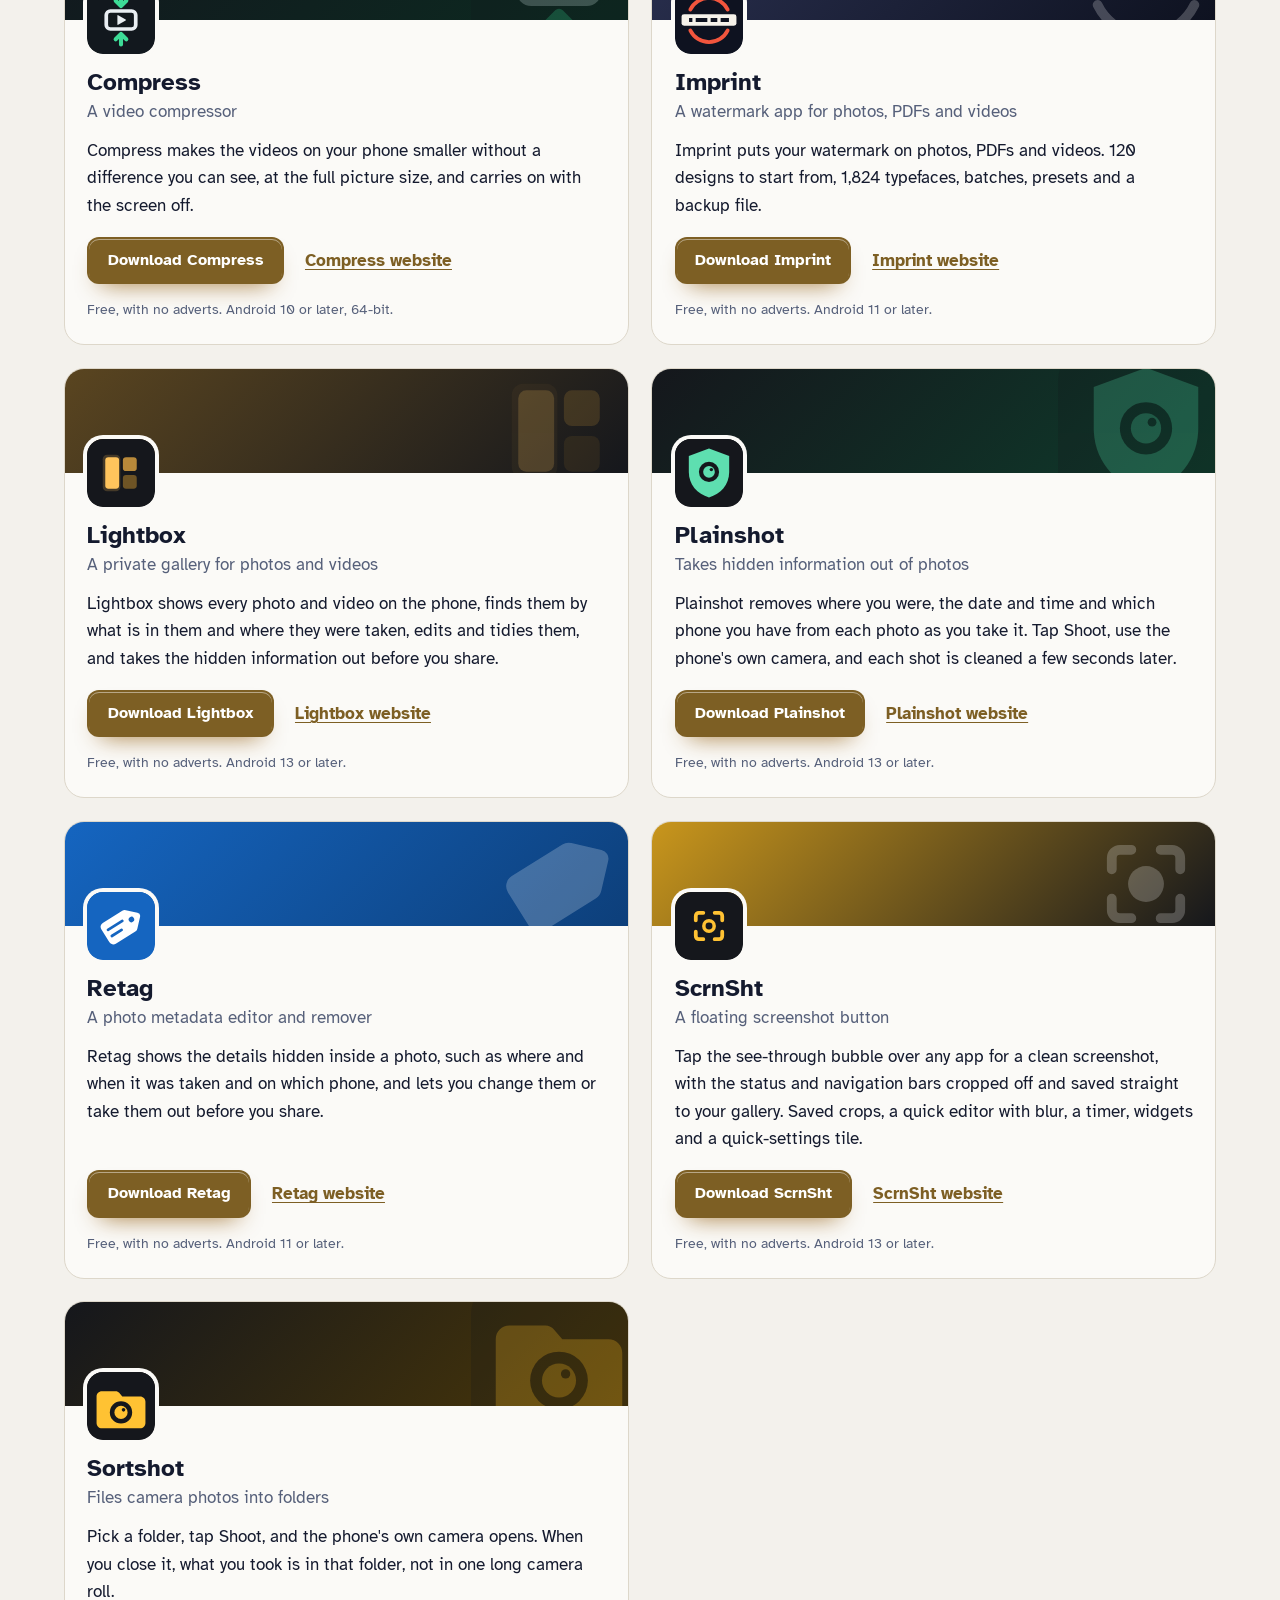
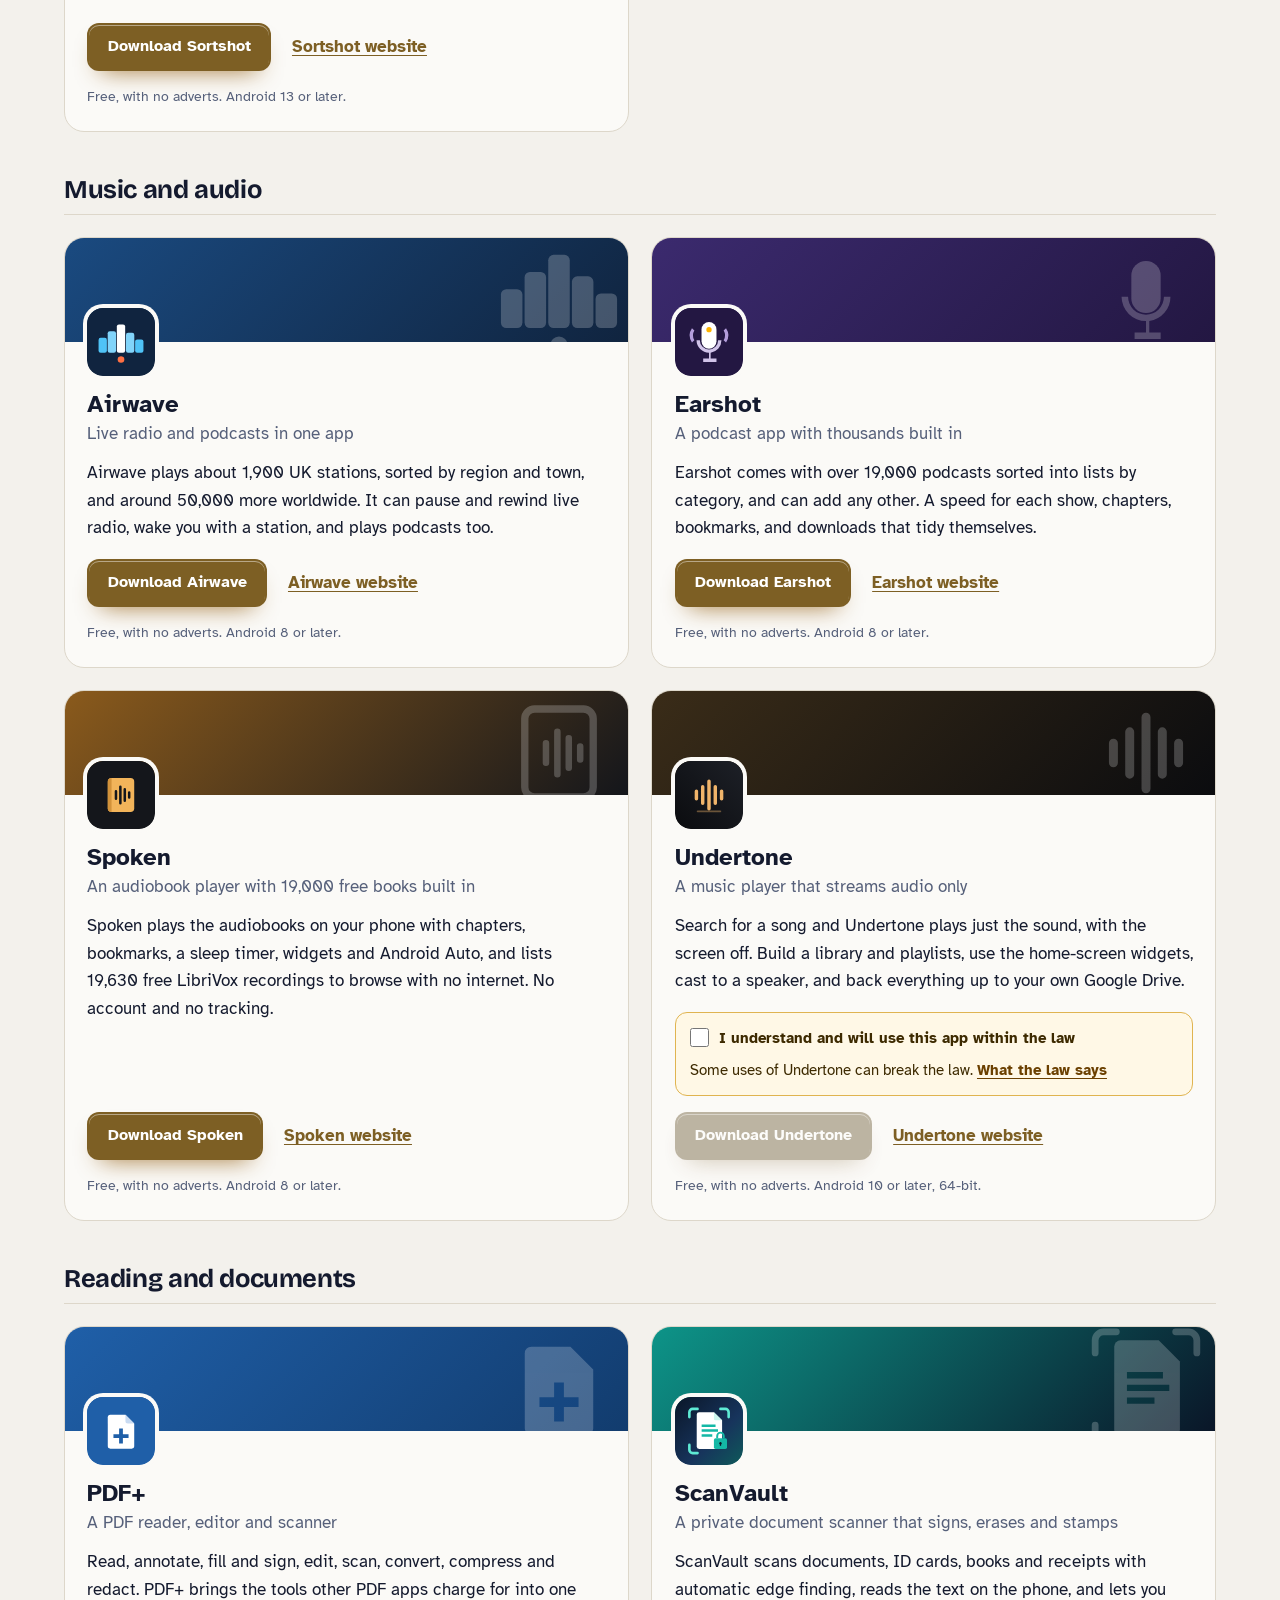
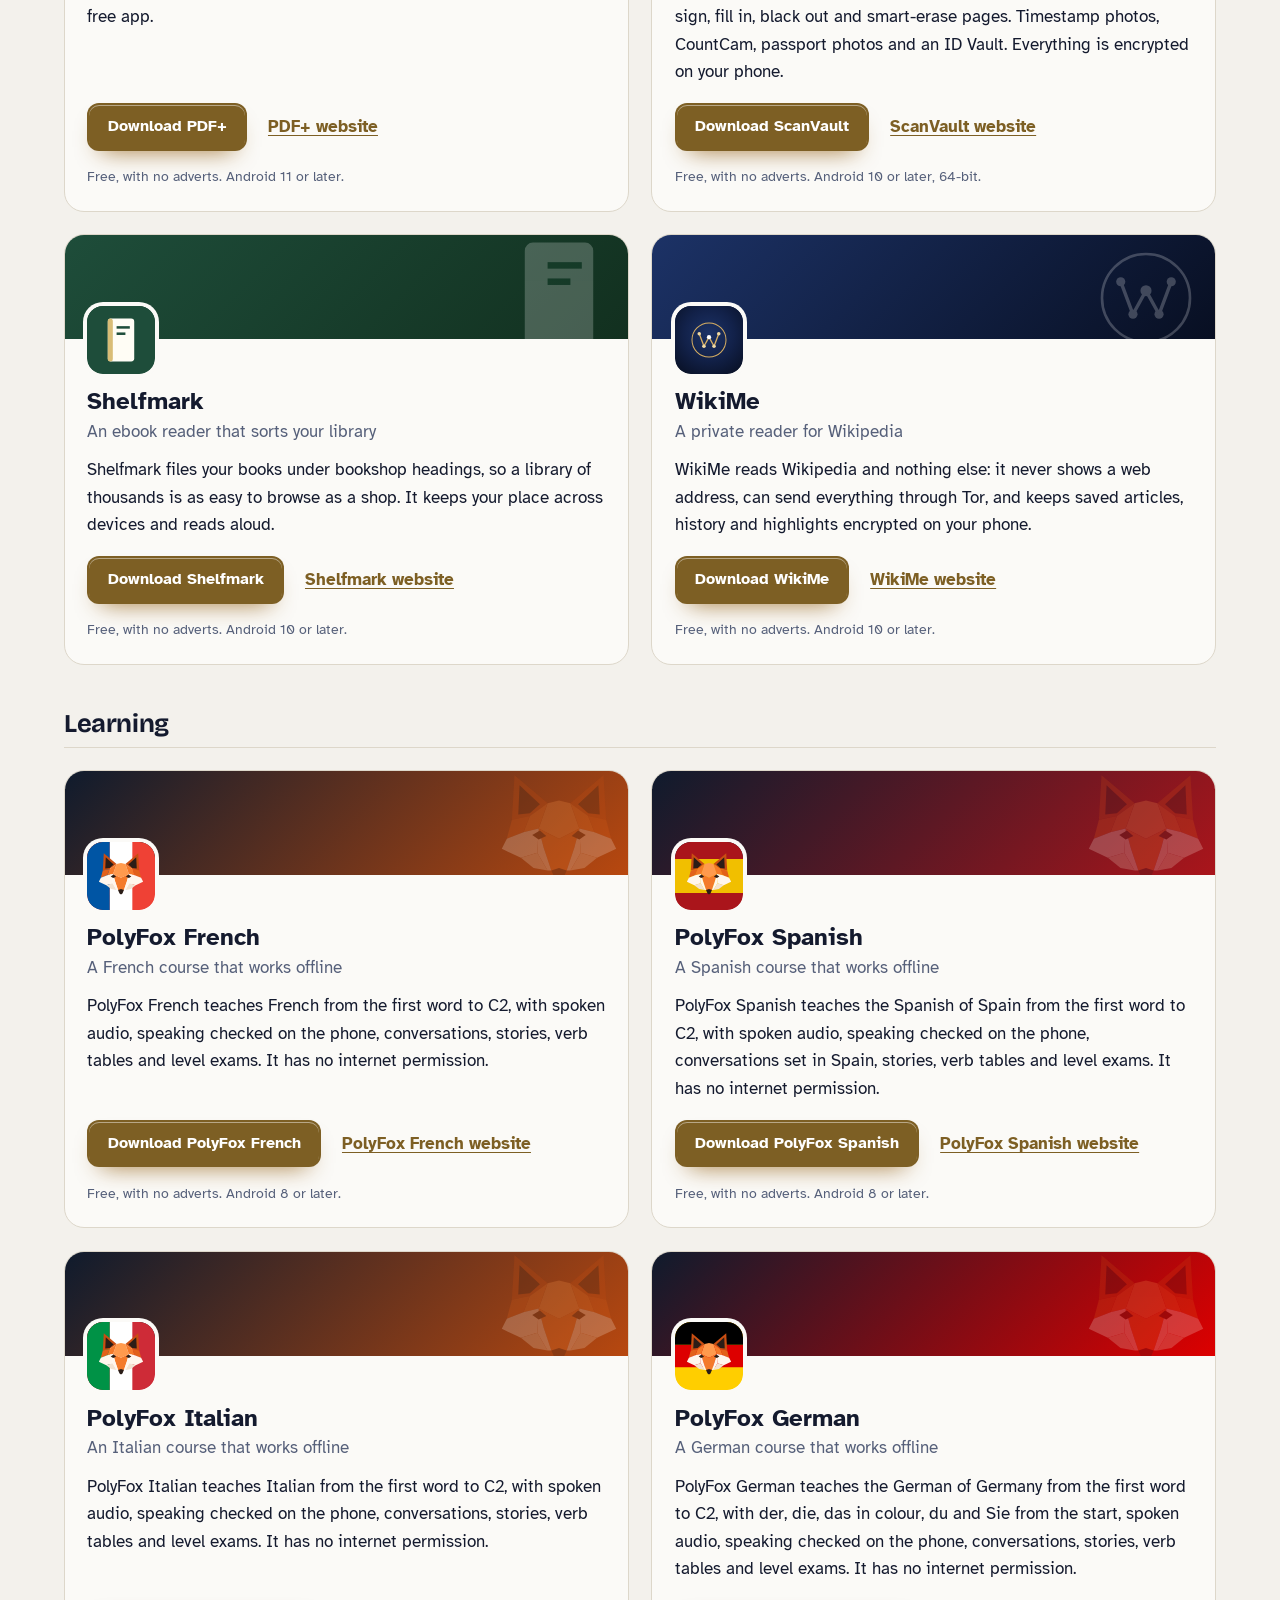
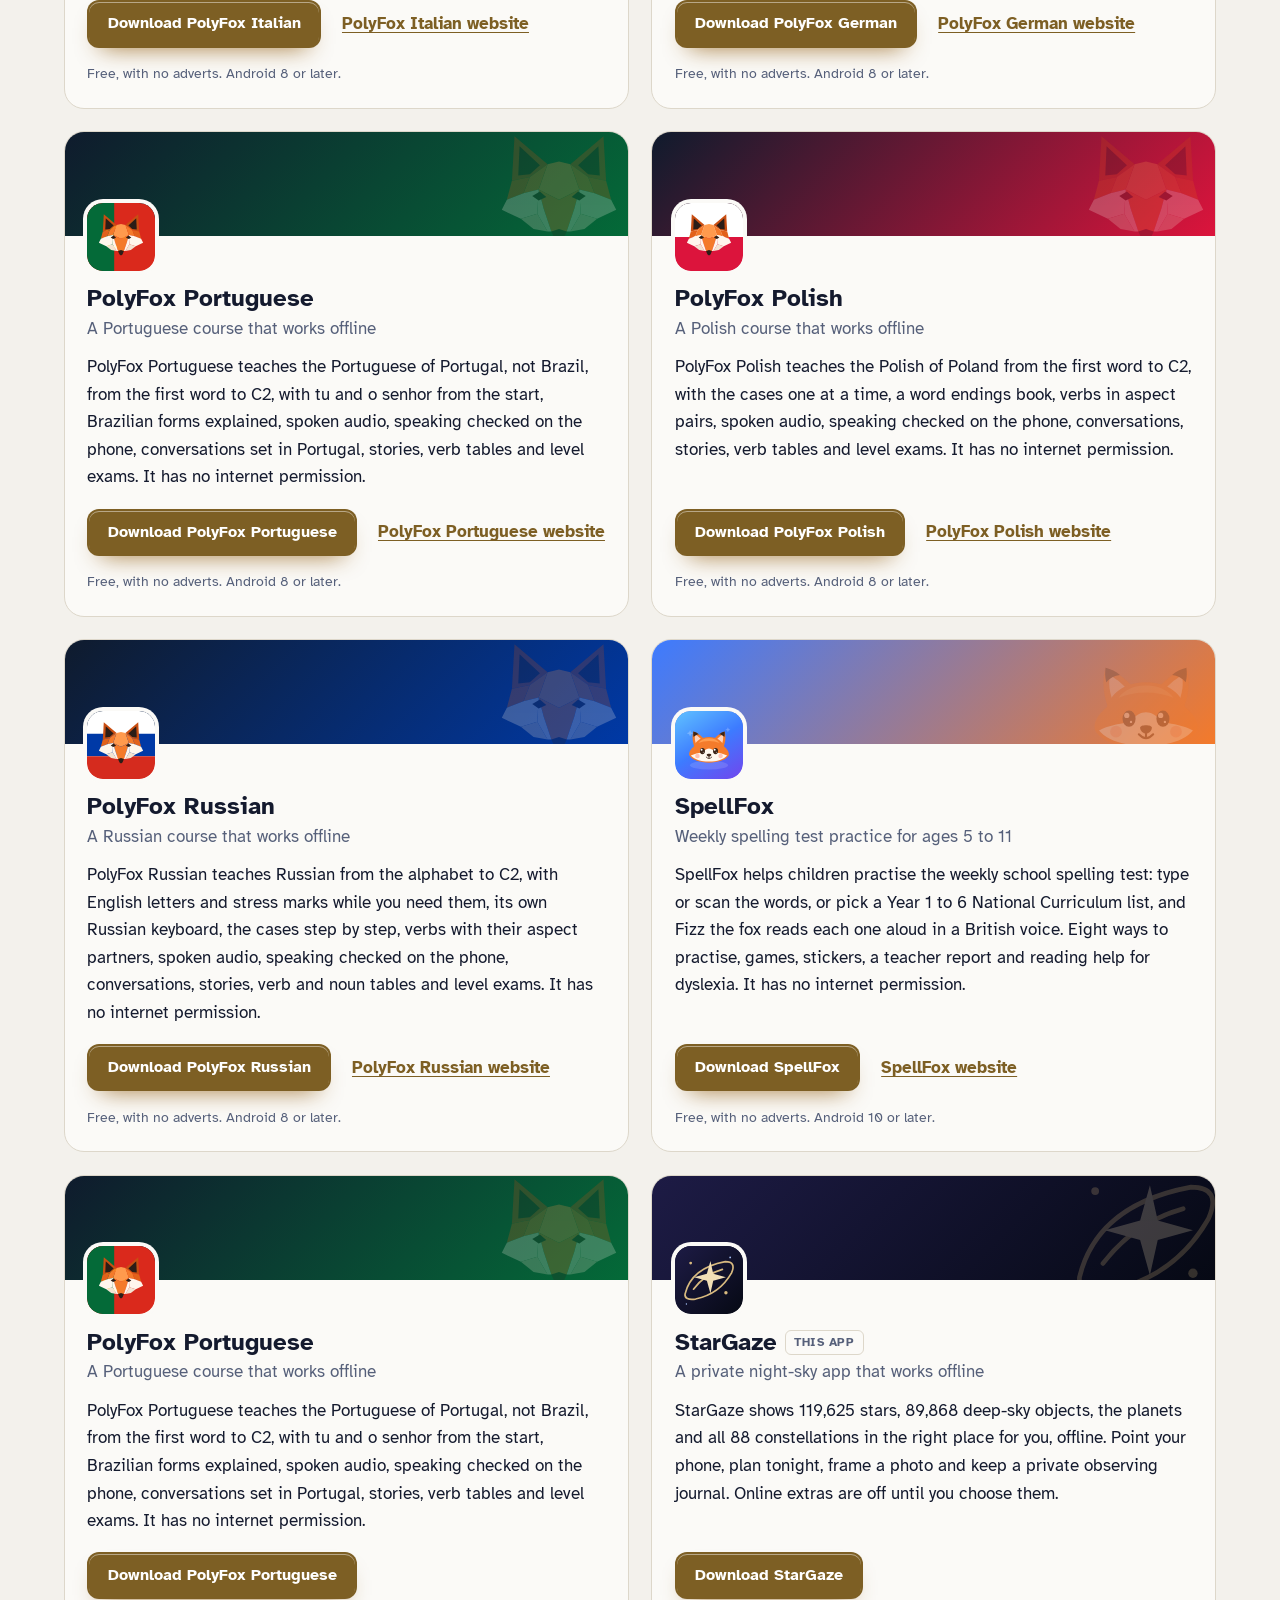
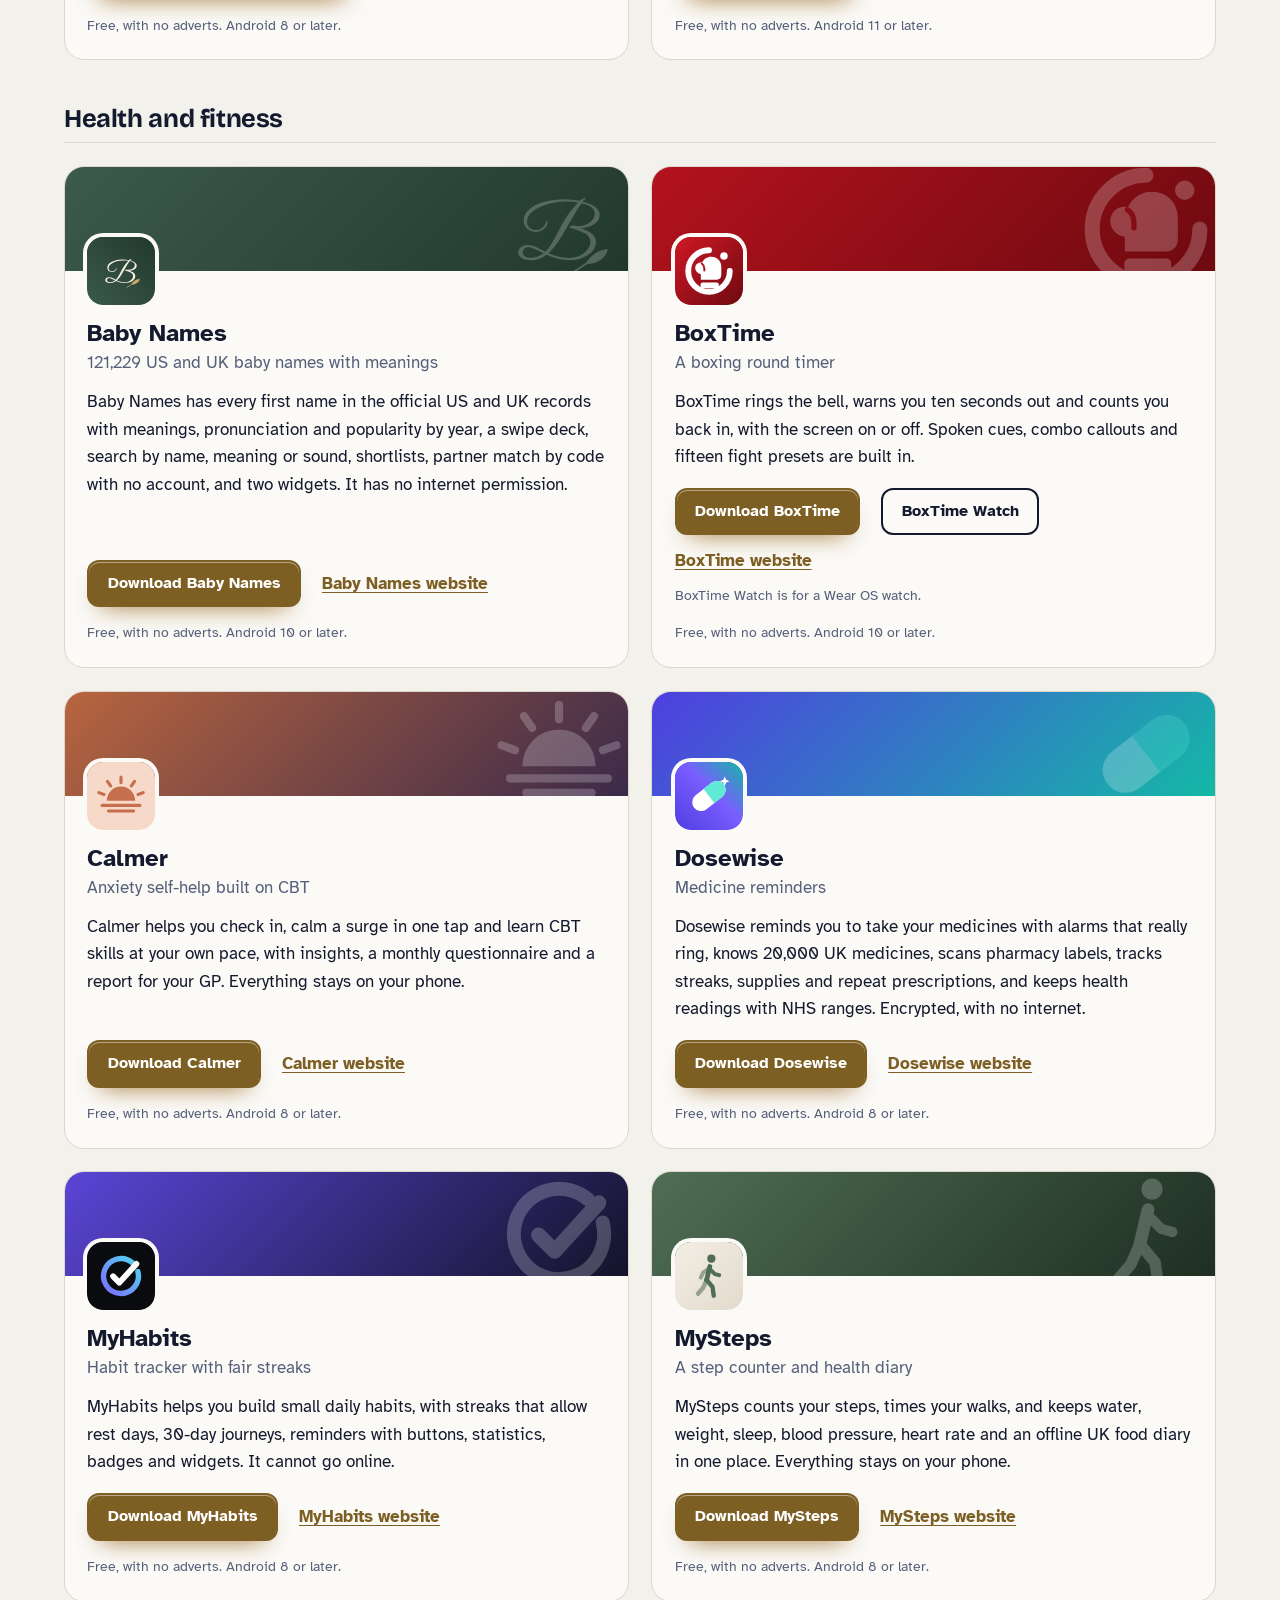
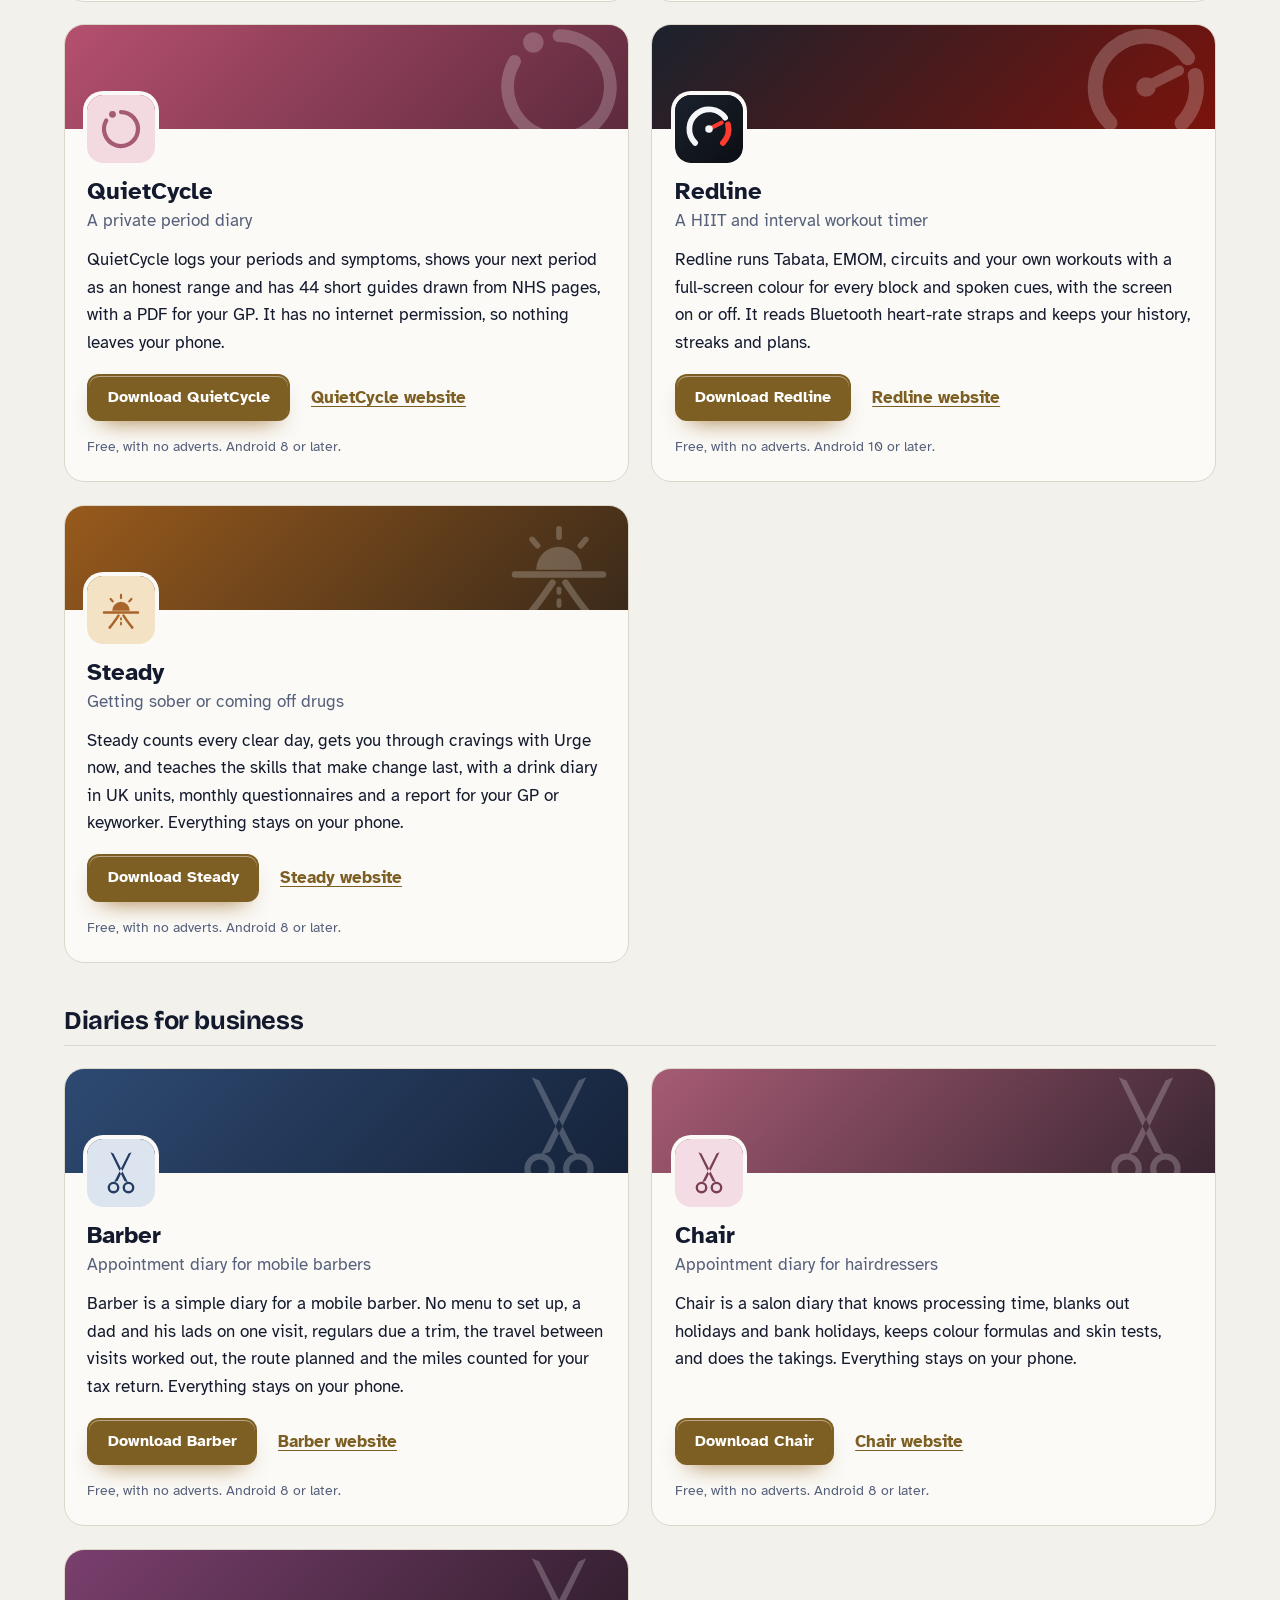
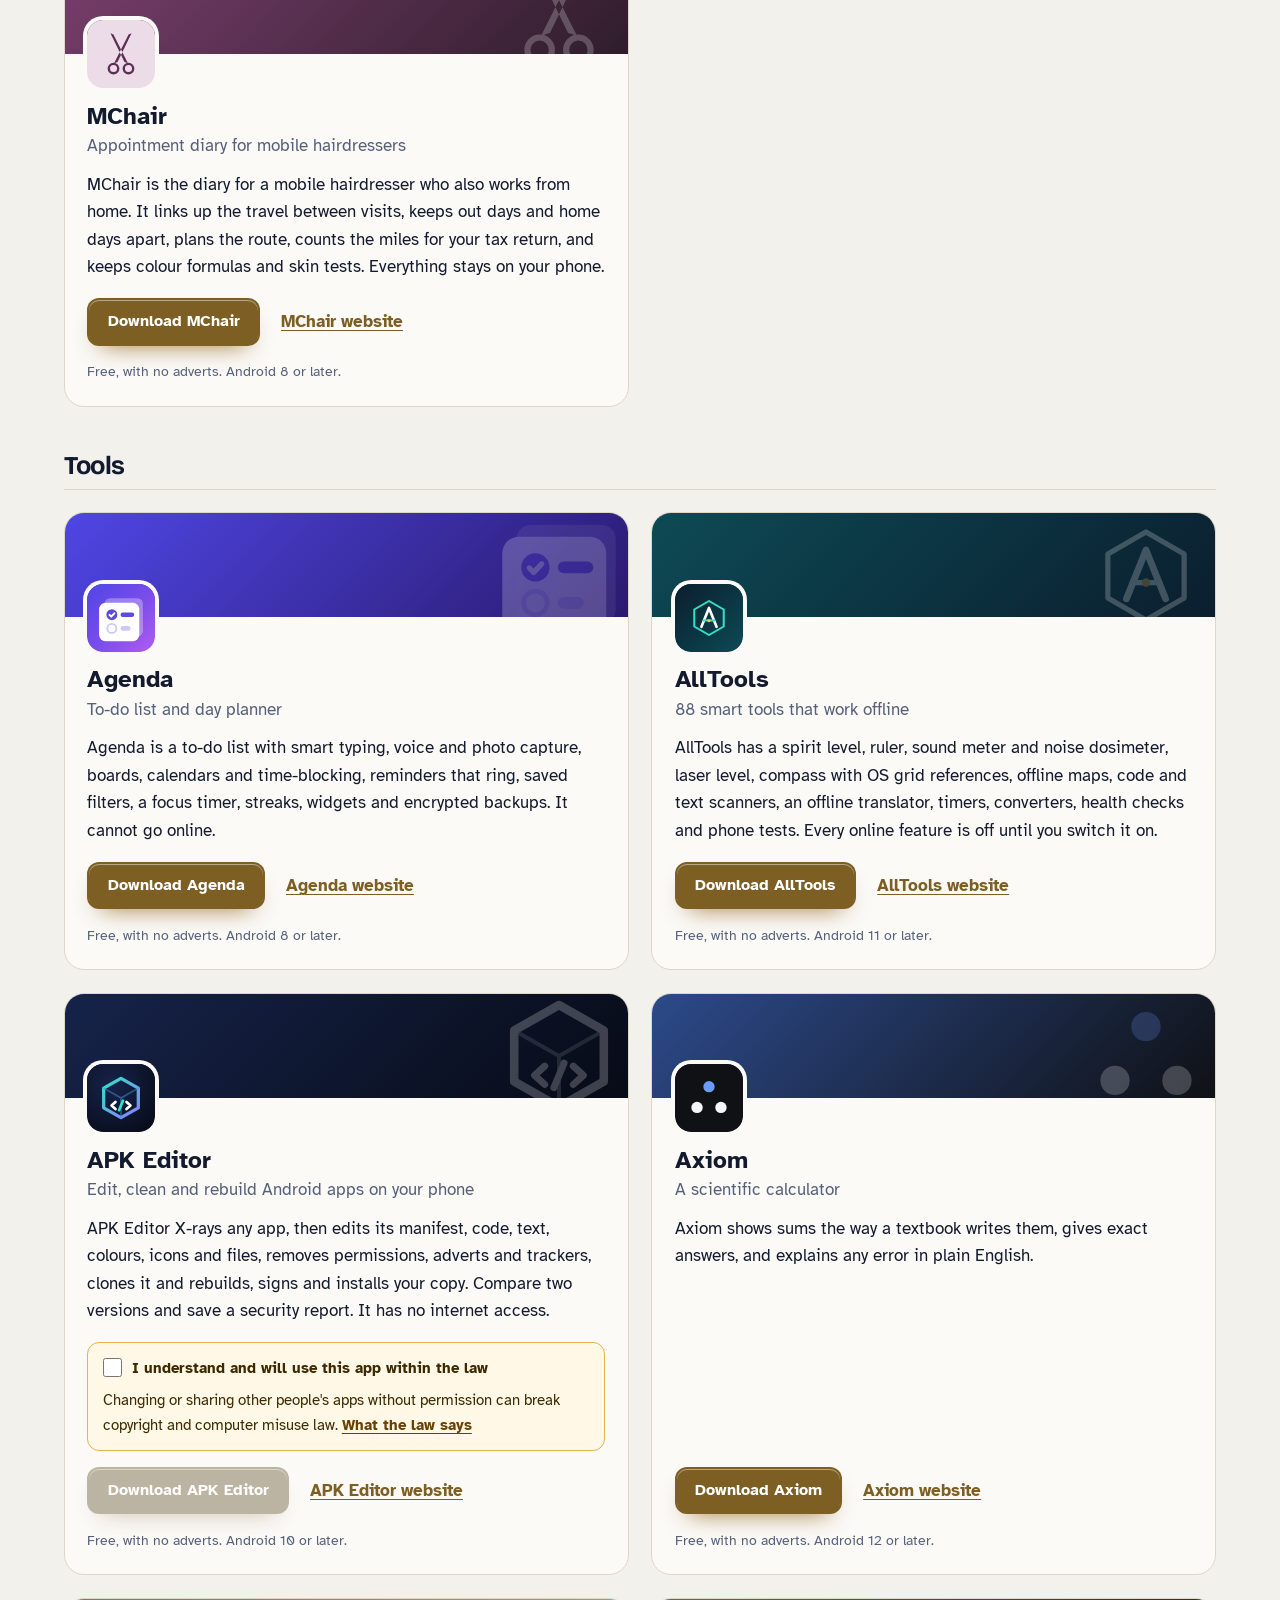
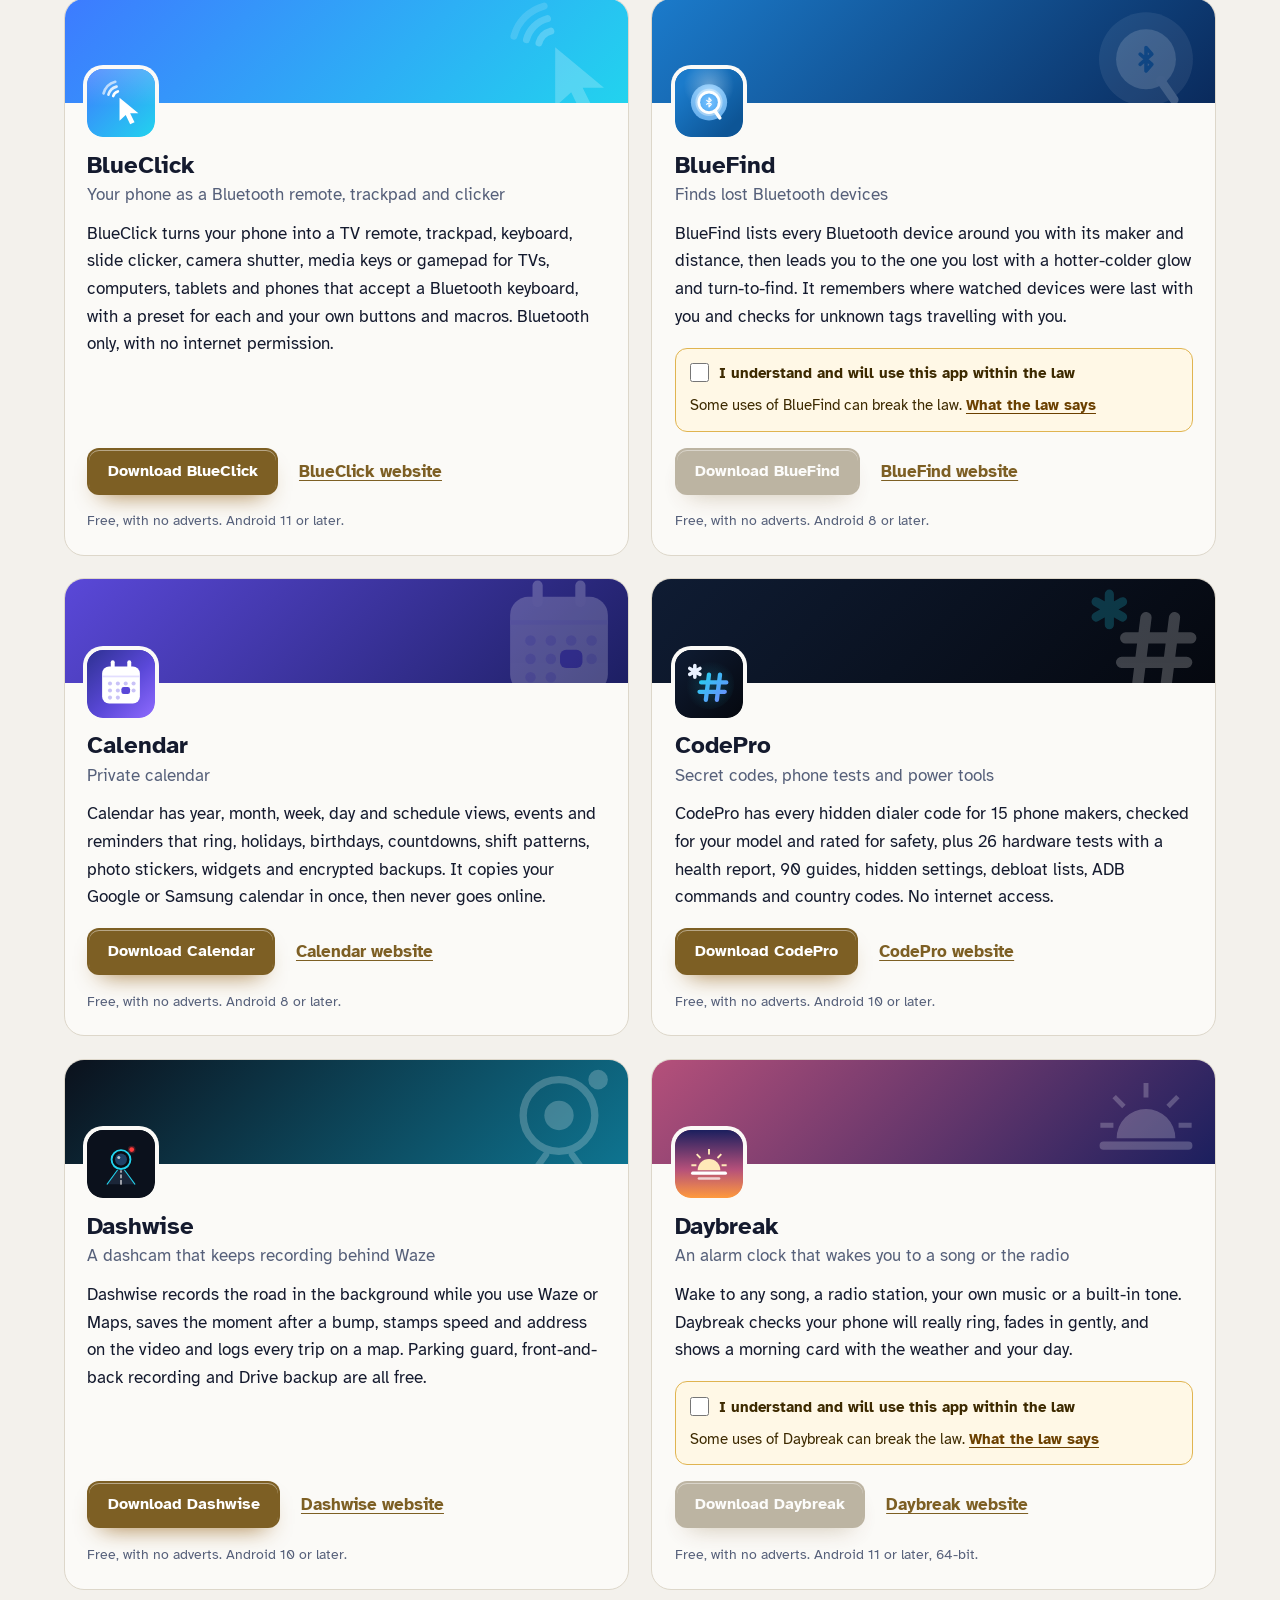
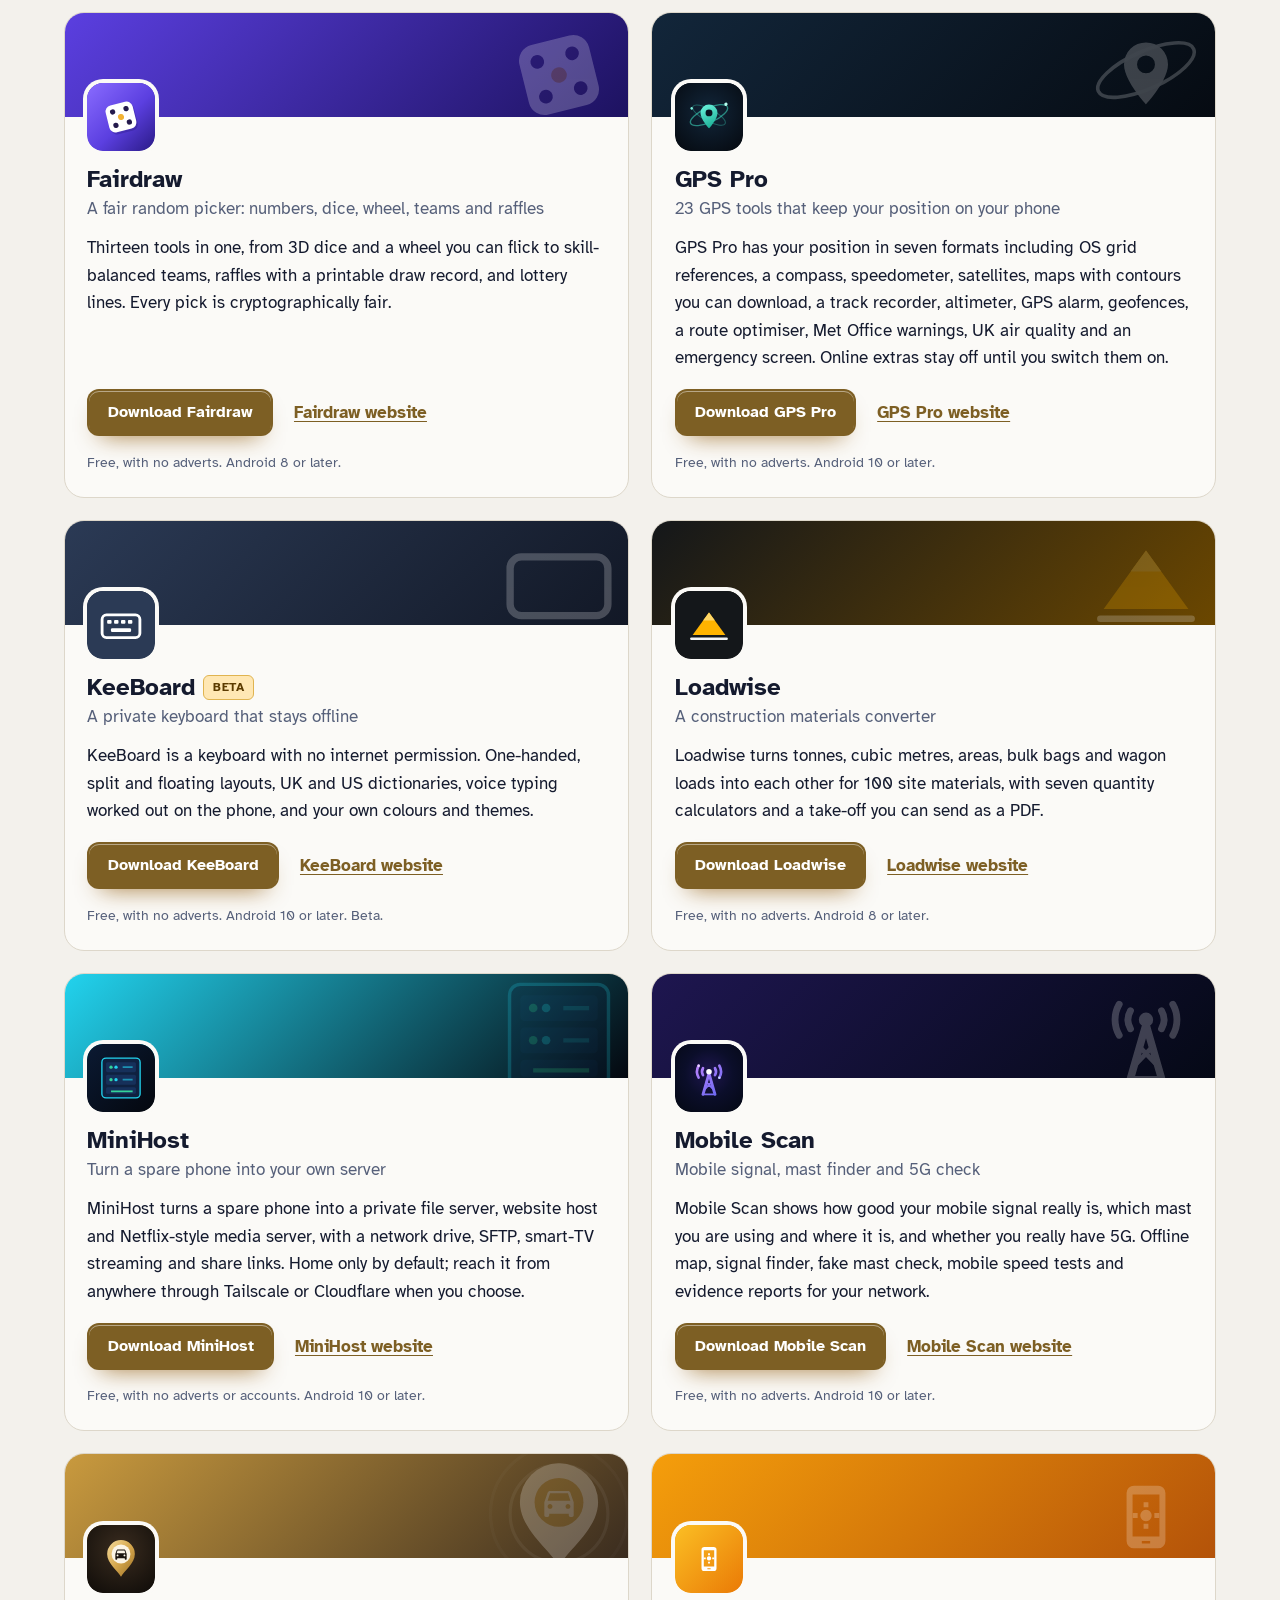
<file: more-apps.html>
<!DOCTYPE html>
<html lang="en-GB">
<head>
<meta charset="utf-8">
<meta name="viewport" content="width=device-width, initial-scale=1">
<title>More free Android apps from the maker of StarGaze</title>
<meta name="description" content="All 99 free Android apps from the maker of StarGaze, in one list by category, each with its download and a link to its website.">
<meta name="author" content="Jonathan Jackson">
<link rel="canonical" href="https://customgpter.github.io/stargaze/more-apps.html">
<meta name="theme-color" content="#f3f1ec" media="(prefers-color-scheme: light)">
<meta name="theme-color" content="#070b17" media="(prefers-color-scheme: dark)">
<meta property="og:type" content="website">
<meta property="og:site_name" content="StarGaze">
<meta property="og:title" content="More free Android apps from the maker of StarGaze">
<meta property="og:description" content="All 99 free Android apps from the maker of StarGaze, in one list by category, each with its download and a link to its website.">
<meta property="og:url" content="https://customgpter.github.io/stargaze/more-apps.html">
<meta property="og:image" content="https://customgpter.github.io/stargaze/assets/og.png">
<meta property="og:image:width" content="1200">
<meta property="og:image:height" content="630">
<meta property="og:image:alt" content="StarGaze&#x27;s sky: Orion, Taurus and Auriga with constellation lines and names">
<meta property="og:locale" content="en_GB">
<meta name="twitter:card" content="summary_large_image">
<link rel="icon" href="./assets/favicon.svg" type="image/svg+xml">
<link rel="apple-touch-icon" href="./assets/apple-touch-icon.png">
<link rel="preload" href="./assets/fonts/bricolage-grotesque-latin.woff2" as="font" type="font/woff2" crossorigin>
<link rel="preload" href="./assets/fonts/atkinson-hyperlegible-latin-400-normal.woff2" as="font" type="font/woff2" crossorigin>
<link rel="stylesheet" href="./assets/site.css?v=1">
<link rel="stylesheet" href="./assets/house.css?v=1">
<script type="application/ld+json">{"@context":"https://schema.org","@type":"ItemList","name":"Apps from the maker of StarGaze","url":"https://customgpter.github.io/stargaze/more-apps.html","itemListElement":[{"@type":"ListItem","position":1,"name":"AddTxt","url":"https://customgpter.github.io/addtxt/"},{"@type":"ListItem","position":2,"name":"Backdrop","url":"https://customgpter.github.io/backdrop/"},{"@type":"ListItem","position":3,"name":"CaptionVid","url":"https://customgpter.github.io/captionvid/"},{"@type":"ListItem","position":4,"name":"Clearcut","url":"https://customgpter.github.io/clearcut/"},{"@type":"ListItem","position":5,"name":"Compress","url":"https://customgpter.github.io/compress/"},{"@type":"ListItem","position":6,"name":"Imprint","url":"https://customgpter.github.io/imprint/"},{"@type":"ListItem","position":7,"name":"Lightbox","url":"https://customgpter.github.io/lightbox/"},{"@type":"ListItem","position":8,"name":"Plainshot","url":"https://customgpter.github.io/plainshot/"},{"@type":"ListItem","position":9,"name":"Retag","url":"https://customgpter.github.io/retag/"},{"@type":"ListItem","position":10,"name":"ScrnSht","url":"https://customgpter.github.io/scrnsht/"},{"@type":"ListItem","position":11,"name":"Sortshot","url":"https://customgpter.github.io/sortshot/"},{"@type":"ListItem","position":12,"name":"Airwave","url":"https://customgpter.github.io/airwave/"},{"@type":"ListItem","position":13,"name":"Earshot","url":"https://customgpter.github.io/earshot/"},{"@type":"ListItem","position":14,"name":"Spoken","url":"https://customgpter.github.io/spoken/"},{"@type":"ListItem","position":15,"name":"Undertone","url":"https://customgpter.github.io/undertone/"},{"@type":"ListItem","position":16,"name":"PDF+","url":"https://customgpter.github.io/pdfplus/"},{"@type":"ListItem","position":17,"name":"ScanVault","url":"https://customgpter.github.io/scanvault/"},{"@type":"ListItem","position":18,"name":"Shelfmark","url":"https://customgpter.github.io/shelfmark/"},{"@type":"ListItem","position":19,"name":"WikiMe","url":"https://customgpter.github.io/wikime/"},{"@type":"ListItem","position":20,"name":"PolyFox French","url":"https://customgpter.github.io/polyfox/"},{"@type":"ListItem","position":21,"name":"StarGaze","url":"https://customgpter.github.io/stargaze/"},{"@type":"ListItem","position":22,"name":"Baby Names","url":"https://customgpter.github.io/babynames/"},{"@type":"ListItem","position":23,"name":"BoxTime","url":"https://customgpter.github.io/boxtime/"},{"@type":"ListItem","position":24,"name":"Calmer","url":"https://customgpter.github.io/calmer/"},{"@type":"ListItem","position":25,"name":"Dosewise","url":"https://customgpter.github.io/dosewise/"},{"@type":"ListItem","position":26,"name":"MyHabits","url":"https://customgpter.github.io/myhabits/"},{"@type":"ListItem","position":27,"name":"MySteps","url":"https://customgpter.github.io/mysteps/"},{"@type":"ListItem","position":28,"name":"QuietCycle","url":"https://customgpter.github.io/quietcycle/"},{"@type":"ListItem","position":29,"name":"Redline","url":"https://customgpter.github.io/redline/"},{"@type":"ListItem","position":30,"name":"Steady","url":"https://customgpter.github.io/steady/"},{"@type":"ListItem","position":31,"name":"Barber","url":"https://customgpter.github.io/barber/"},{"@type":"ListItem","position":32,"name":"Chair","url":"https://customgpter.github.io/chair/"},{"@type":"ListItem","position":33,"name":"MChair","url":"https://customgpter.github.io/mchair/"},{"@type":"ListItem","position":34,"name":"Agenda","url":"https://customgpter.github.io/agenda/"},{"@type":"ListItem","position":35,"name":"AllTools","url":"https://customgpter.github.io/alltools/"},{"@type":"ListItem","position":36,"name":"APK Editor","url":"https://customgpter.github.io/apkeditor/"},{"@type":"ListItem","position":37,"name":"Axiom","url":"https://customgpter.github.io/axiom/"},{"@type":"ListItem","position":38,"name":"BlueClick","url":"https://customgpter.github.io/blueclick/"},{"@type":"ListItem","position":39,"name":"BlueFind","url":"https://customgpter.github.io/bluefind/"},{"@type":"ListItem","position":40,"name":"Calendar","url":"https://customgpter.github.io/calendar/"},{"@type":"ListItem","position":41,"name":"CodePro","url":"https://customgpter.github.io/codepro/"},{"@type":"ListItem","position":42,"name":"Dashwise","url":"https://customgpter.github.io/dashwise/"},{"@type":"ListItem","position":43,"name":"Daybreak","url":"https://customgpter.github.io/daybreak/"},{"@type":"ListItem","position":44,"name":"Fairdraw","url":"https://customgpter.github.io/fairdraw/"},{"@type":"ListItem","position":45,"name":"GPS Pro","url":"https://customgpter.github.io/gpspro/"},{"@type":"ListItem","position":46,"name":"KeeBoard","url":"https://customgpter.github.io/keeboard/"},{"@type":"ListItem","position":47,"name":"Loadwise","url":"https://customgpter.github.io/loadwise/"},{"@type":"ListItem","position":48,"name":"MiniHost","url":"https://customgpter.github.io/minihost/"},{"@type":"ListItem","position":49,"name":"Mobile Scan","url":"https://customgpter.github.io/mobilescan/"},{"@type":"ListItem","position":50,"name":"Parkwise","url":"https://customgpter.github.io/parkwise/"},{"@type":"ListItem","position":51,"name":"Pocketmind","url":"https://customgpter.github.io/pocketmind/"},{"@type":"ListItem","position":52,"name":"Refine","url":"https://customgpter.github.io/refine/"},{"@type":"ListItem","position":53,"name":"Shiftwise","url":"https://customgpter.github.io/shiftwise/"},{"@type":"ListItem","position":54,"name":"SimpleCalc","url":"https://customgpter.github.io/simplecalc/"},{"@type":"ListItem","position":55,"name":"Skyline","url":"https://customgpter.github.io/skyline/"},{"@type":"ListItem","position":56,"name":"Slipway","url":"https://customgpter.github.io/slipway/"},{"@type":"ListItem","position":57,"name":"Tagger","url":"https://customgpter.github.io/tagger/"},{"@type":"ListItem","position":58,"name":"TotalClean","url":"https://customgpter.github.io/totalclean/"},{"@type":"ListItem","position":59,"name":"TVLink","url":"https://customgpter.github.io/tvlink/"},{"@type":"ListItem","position":60,"name":"Unbox","url":"https://customgpter.github.io/unbox/"},{"@type":"ListItem","position":61,"name":"WhatsKeep","url":"https://customgpter.github.io/whatskeep/"},{"@type":"ListItem","position":62,"name":"WiFi Scan","url":"https://customgpter.github.io/wifiscan/"},{"@type":"ListItem","position":63,"name":"Auditly","url":"https://customgpter.github.io/auditly/"},{"@type":"ListItem","position":64,"name":"Backchannel","url":"https://customgpter.github.io/backchannel/"},{"@type":"ListItem","position":65,"name":"ENotes","url":"https://customgpter.github.io/enotes/"},{"@type":"ListItem","position":66,"name":"FindMe","url":"https://customgpter.github.io/findme/"},{"@type":"ListItem","position":67,"name":"iLock","url":"https://customgpter.github.io/ilock/"},{"@type":"ListItem","position":68,"name":"ImSafe","url":"https://customgpter.github.io/imsafe/"},{"@type":"ListItem","position":69,"name":"IShred","url":"https://customgpter.github.io/ishred/"},{"@type":"ListItem","position":70,"name":"LockBox","url":"https://customgpter.github.io/lockbox/"},{"@type":"ListItem","position":71,"name":"PassVault","url":"https://customgpter.github.io/passvault/"},{"@type":"ListItem","position":72,"name":"SpyFind","url":"https://customgpter.github.io/spyfind/"},{"@type":"ListItem","position":73,"name":"TextWipe","url":"https://customgpter.github.io/textwipe/"},{"@type":"ListItem","position":74,"name":"Tracewire","url":"https://customgpter.github.io/tracewire/"},{"@type":"ListItem","position":75,"name":"Vigil","url":"https://customgpter.github.io/vigil/"},{"@type":"ListItem","position":76,"name":"Grab","url":"https://customgpter.github.io/grab/"},{"@type":"ListItem","position":77,"name":"Swarm","url":"https://customgpter.github.io/swarm/"},{"@type":"ListItem","position":78,"name":"Plane Games","url":"https://customgpter.github.io/plane-games/"},{"@type":"ListItem","position":79,"name":"Ninefold","url":"https://customgpter.github.io/ninefold/"},{"@type":"ListItem","position":80,"name":"Cubewise","url":"https://customgpter.github.io/cubewise/"},{"@type":"ListItem","position":81,"name":"Tilewise","url":"https://customgpter.github.io/tilewise/"},{"@type":"ListItem","position":82,"name":"Letterwise","url":"https://customgpter.github.io/letterwise/"},{"@type":"ListItem","position":83,"name":"Kingside","url":"https://customgpter.github.io/kingside/"},{"@type":"ListItem","position":84,"name":"Deckhand","url":"https://customgpter.github.io/deckhand/"},{"@type":"ListItem","position":85,"name":"SNESForge","url":"https://customgpter.github.io/snesforge/"},{"@type":"ListItem","position":86,"name":"Fame Boy","url":"https://customgpter.github.io/fameboy/"},{"@type":"ListItem","position":87,"name":"PSPPro","url":"https://customgpter.github.io/psppro/"},{"@type":"ListItem","position":88,"name":"MegaGen","url":"https://customgpter.github.io/megagen/"},{"@type":"ListItem","position":89,"name":"QVR","url":"https://customgpter.github.io/qvr/"},{"@type":"ListItem","position":90,"name":"QVR Watch","url":"https://customgpter.github.io/qvr-watch/"},{"@type":"ListItem","position":91,"name":"QVRLite","url":"https://customgpter.github.io/qvrlite/"},{"@type":"ListItem","position":92,"name":"Onionz","url":"https://customgpter.github.io/onionz/"},{"@type":"ListItem","position":93,"name":"OnionzWeb","url":"https://customgpter.github.io/onionzweb/"},{"@type":"ListItem","position":94,"name":"PolyFox German","url":"https://customgpter.github.io/polyfox-german/"},{"@type":"ListItem","position":95,"name":"PolyFox Portuguese","url":"https://customgpter.github.io/polyfox-portuguese/"},{"@type":"ListItem","position":96,"name":"PolyFox Polish","url":"https://customgpter.github.io/polyfox-polish/"},{"@type":"ListItem","position":97,"name":"PolyFox Russian","url":"https://customgpter.github.io/polyfox-russian/"},{"@type":"ListItem","position":98,"name":"SpellFox","url":"https://customgpter.github.io/spellfox/"}]}</script>
<link rel="stylesheet" href="./assets/apps-list.css?v=1">
<script src="./assets/apps-list.js?v=1" defer></script>
</head>
<body>
<a class="skip" href="#main">Skip to content</a>
<header class="masthead">
<div class="wrap">
<a class="brand" href="./" aria-label="StarGaze home"><svg viewBox="0 0 108 108" aria-hidden="true"><defs><linearGradient id="sgbg" x1="0" y1="0" x2="1" y2="1"><stop offset="0" stop-color="#1d1b45"/><stop offset="1" stop-color="#060914"/></linearGradient></defs><rect width="108" height="108" rx="24" fill="url(#sgbg)"/><g transform="translate(54 54) scale(1.12) translate(-54 -54)"><path d="M20 74Q29 37 77 28Q93 28 86 44Q69 74 35 81Q19 83 20 74M32 67Q48 46 73 39" stroke="#d8ba7f" stroke-width="2.4" fill="none" stroke-linecap="round"/><path d="m56 27 4 18 18 5-18 5-4 18-5-18-18-5 18-5Z" fill="#f2dfb6"/><circle cx="78" cy="72" r="2.4" fill="#d8ba7f"/><circle cx="28" cy="30" r="2" fill="#d8ba7f"/><circle cx="84" cy="22" r="1.2" fill="#a9c4f9"/><circle cx="22" cy="88" r="1" fill="#a9c4f9"/></g></svg><span>StarGaze</span></a>
<nav aria-label="Main"><ul><li><a href="./#features">Features</a></li><li><a href="./compare.html">Compare</a></li><li><a href="./releases.html">Releases</a></li><li><a class="more-apps" href="./more-apps.html" aria-current="page"><svg class="ico" viewBox="0 0 24 24" aria-hidden="true"><rect x="4" y="4" width="6.5" height="6.5" rx="1.6"/><rect x="13.5" y="4" width="6.5" height="6.5" rx="1.6"/><rect x="4" y="13.5" width="6.5" height="6.5" rx="1.6"/><rect x="13.5" y="13.5" width="6.5" height="6.5" rx="1.6"/></svg>More apps</a></li></ul></nav>
<a class="button small" href="https://github.com/CustomGPTer/stargaze/releases/latest/download/StarGaze.apk"><svg class="ico" viewBox="0 0 24 24" aria-hidden="true"><path d="M12 4v11"/><path d="M7 10.5l5 5 5-5"/><path d="M5 20h14"/></svg>Download</a>
</div>
</header>
<main id="main" class="doc">
<div class="wrap">
<div class="measure">
<h1>More apps</h1>
<p class="lede">StarGaze has siblings. Each is an Android app by the same developer, free, with no adverts and nothing to unlock. Each button downloads the newest app file straight from that app's own page on GitHub.</p>
</div>
<!-- apps:start -->
<nav class="mapps-jump" aria-label="App groups"><ul><li><a href="#apps-photo">Photo and video</a></li><li><a href="#apps-audio">Music and audio</a></li><li><a href="#apps-reading">Reading and documents</a></li><li><a href="#apps-learning">Learning</a></li><li><a href="#apps-health">Health and fitness</a></li><li><a href="#apps-diaries">Diaries for business</a></li><li><a href="#apps-tools">Tools</a></li><li><a href="#apps-security">Security and privacy</a></li><li><a href="#apps-downloads">Downloads</a></li><li><a href="#apps-games">Games</a></li><li><a href="#apps-testing">In beta</a></li></ul></nav>
<div class="mapps-group" role="group" aria-labelledby="apps-photo"><h2 class="mapps-cat" id="apps-photo">Photo and video</h2>
<ul class="mapps"><li class="mapp" style="--b:#0b0c0f;--b2:#3f5208"><div class="mapp-cover" aria-hidden="true"><svg viewBox="0 0 108 108"><path fill="#fff" d="M24 22h60v17H63v49H45V39H24z"/></svg></div><div class="mapp-body"><svg class="mapp-icon" viewBox="0 0 108 108" aria-hidden="true"><rect width="108" height="108" rx="24" fill="#0b0c0f"/><path fill="#d4ff3a" d="M29 58h50a5 5 0 0 1 5 5v8a5 5 0 0 1-5 5H29a5 5 0 0 1-5-5v-8a5 5 0 0 1 5-5z"/><path fill="#fff" d="M33 32h32v9H54v31H44V41H33z"/><path fill="#d4ff3a" d="M72 30h4v28h-4z"/><path fill="#0b0c0f" d="M72 58h4v14h-4z"/></svg><h3>AddTxt</h3><p class="mapp-kind">Puts text on photos</p><p class="mapp-say">AddTxt adds text to photos with 1,939 fonts, ready-made styles, layers, shapes, stickers and a pen. Style single words, run text along any line, and put the same title block on a batch of photos.</p><p class="mapp-go"><a class="button" href="https://github.com/CustomGPTer/addtxt/releases/latest/download/AddTxt.apk">Download AddTxt</a><a class="mapp-site" href="https://customgpter.github.io/addtxt/">AddTxt website</a></p><p class="mapp-needs">Free, with no adverts. Android 11 or later.</p></div></li>
<li class="mapp" style="--b:#5a48d6;--b2:#1a1c55"><div class="mapp-cover" aria-hidden="true"><svg viewBox="0 0 108 108"><g transform="translate(54 58) scale(1.3) translate(-54 -58)"><rect x="38" y="30" width="32" height="52" rx="6" fill="#fff" fill-opacity=".3" transform="rotate(-16 54 58)"/><rect x="38" y="30" width="32" height="52" rx="6" fill="#fff" fill-opacity=".6" transform="rotate(-6 54 58)"/><g transform="rotate(6 54 58)"><rect x="38" y="30" width="32" height="52" rx="6" fill="#fff"/><path d="M41 68l9-11 6 7 4-4 7 8v8a4 4 0 0 1-4 4H45a4 4 0 0 1-4-4z" fill="#4d45c9"/><circle cx="60" cy="44" r="4.5" fill="#FFB86B"/></g></g></svg></div><div class="mapp-body"><svg class="mapp-icon" viewBox="0 0 108 108" aria-hidden="true"><defs><linearGradient id="i-backdrop-mapp-cc" x1="0" y1="0" x2="1" y2="1"><stop offset="0" stop-color="#9c8bff"/><stop offset=".55" stop-color="#4d45c9"/><stop offset="1" stop-color="#1a1c55"/></linearGradient></defs><rect width="108" height="108" rx="24" fill="url(#i-backdrop-mapp-cc)"/><g transform="translate(54 58) scale(1.3) translate(-54 -58)"><rect x="38" y="30" width="32" height="52" rx="6" fill="#fff" fill-opacity=".3" transform="rotate(-16 54 58)"/><rect x="38" y="30" width="32" height="52" rx="6" fill="#fff" fill-opacity=".6" transform="rotate(-6 54 58)"/><g transform="rotate(6 54 58)"><rect x="38" y="30" width="32" height="52" rx="6" fill="#fff"/><path d="M41 68l9-11 6 7 4-4 7 8v8a4 4 0 0 1-4 4H45a4 4 0 0 1-4-4z" fill="#4d45c9"/><circle cx="60" cy="44" r="4.5" fill="#FFB86B"/></g></g></svg><h3>Backdrop</h3><p class="mapp-kind">A private wallpaper changer</p><p class="mapp-say">Choose 1 to 25 of your own photos and a new one fades in every time you unlock. Frame each one as you add it, switch to Safe Mode in one tap, and nothing ever leaves your phone: it has no internet access at all.</p><p class="mapp-go"><a class="button" href="https://github.com/CustomGPTer/backdrop/releases/latest/download/Backdrop.apk">Download Backdrop</a><a class="mapp-site" href="https://customgpter.github.io/backdrop/">Backdrop website</a></p><p class="mapp-needs">Free, with no adverts. Android 8 or later.</p></div></li>
<li class="mapp" style="--b:#ff6a4d;--b2:#1a1020"><div class="mapp-cover" aria-hidden="true"><svg viewBox="0 0 108 108"><g transform="translate(54 54) scale(1.3) translate(-54 -54)"><path d="M38,34 h32 a8,8 0 0 1 8,8 v24 a8,8 0 0 1 -8,8 h-32 a8,8 0 0 1 -8,-8 v-24 a8,8 0 0 1 8,-8 z" fill="none" stroke="#fff" stroke-width="4"/><path d="M49,42 L61,49 L49,56 Z" fill="#fff"/><path d="M39,61 h14 a2.5,2.5 0 0 1 0,5 h-14 a2.5,2.5 0 0 1 0,-5 z" fill="#fff"/><path d="M57,61 h12 a2.5,2.5 0 0 1 0,5 h-12 a2.5,2.5 0 0 1 0,-5 z" fill="#ffffff"/></g></svg></div><div class="mapp-body"><svg class="mapp-icon" viewBox="0 0 108 108" aria-hidden="true"><defs><linearGradient id="i-captionvid-cvbg" x1="0" y1="0" x2="1" y2="1"><stop offset="0" stop-color="#ff4d6d"/><stop offset=".55" stop-color="#ff7a45"/><stop offset="1" stop-color="#ffb547"/></linearGradient></defs><rect width="108" height="108" rx="24" fill="url(#i-captionvid-cvbg)"/><g transform="translate(54 54) scale(1.3) translate(-54 -54)"><path d="M38,34 h32 a8,8 0 0 1 8,8 v24 a8,8 0 0 1 -8,8 h-32 a8,8 0 0 1 -8,-8 v-24 a8,8 0 0 1 8,-8 z" fill="none" stroke="#fff" stroke-width="4"/><path d="M49,42 L61,49 L49,56 Z" fill="#fff"/><path d="M39,61 h14 a2.5,2.5 0 0 1 0,5 h-14 a2.5,2.5 0 0 1 0,-5 z" fill="#fff"/><path d="M57,61 h12 a2.5,2.5 0 0 1 0,5 h-12 a2.5,2.5 0 0 1 0,-5 z" fill="#1a1020"/></g></svg><h3>CaptionVid</h3><p class="mapp-kind">Auto captions for your videos, made on your phone</p><p class="mapp-say">CaptionVid writes word-by-word captions for your videos in the background, with 45 animated looks, 171 fonts, silence cutting, translation and subtitle files. Speech recognition runs on the phone: no upload, no account.</p><p class="mapp-go"><a class="button" href="https://github.com/CustomGPTer/captionvid/releases/latest/download/CaptionVid.apk">Download CaptionVid</a><a class="mapp-site" href="https://customgpter.github.io/captionvid/">CaptionVid website</a></p><p class="mapp-needs">Free, with no adverts or watermark. Android 10 or later.</p></div></li><li class="mapp" style="--b:#5b50f0;--b2:#2a2378"><div class="mapp-cover" aria-hidden="true"><svg viewBox="0 0 108 108"><circle cx="54" cy="41" r="10.5" fill="#fff"/><path d="M34 78c0-14.5 8.5-23 20-23s20 8.5 20 23z" fill="#fff"/><path d="M27 41V27h14M67 27h14v14M27 67v14h14M67 81h14V67" fill="none" stroke="#fff" stroke-width="5" stroke-linecap="round" stroke-linejoin="round"/></svg></div><div class="mapp-body"><svg class="mapp-icon" viewBox="0 0 108 108" aria-hidden="true"><defs><linearGradient id="i-clearcut-mapp-cc" x1="0" y1="0" x2="1" y2="1"><stop offset="0" stop-color="#5b50f0"/><stop offset="1" stop-color="#2a2378"/></linearGradient></defs><rect width="108" height="108" rx="24" fill="url(#i-clearcut-mapp-cc)"/><circle cx="54" cy="41" r="10.5" fill="#fff"/><path d="M34 78c0-14.5 8.5-23 20-23s20 8.5 20 23z" fill="#fff"/><path d="M27 41V27h14M67 27h14v14M27 67v14h14M67 81h14V67" fill="none" stroke="#fff" stroke-width="5" stroke-linecap="round" stroke-linejoin="round"/></svg><h3>Clearcut</h3><p class="mapp-kind">A background remover that works on your phone</p><p class="mapp-say">One tap cuts the subject out of a photo, and hand tools tidy the rest. Save it see-through, put something new behind it, or make it a WhatsApp sticker. Your photos are never uploaded.</p><p class="mapp-go"><a class="button" href="https://github.com/CustomGPTer/clearcut/releases/latest/download/Clearcut.apk">Download Clearcut</a><a class="mapp-site" href="https://customgpter.github.io/clearcut/">Clearcut website</a></p><p class="mapp-needs">Free, with no adverts. Android 10 or later, 64-bit.</p></div></li>
<li class="mapp" style="--b:#12181e;--b2:#0c2a20"><div class="mapp-cover" aria-hidden="true"><svg viewBox="0 0 108 108"><rect width="108" height="108" rx="24" fill="#12181e"/><g transform="translate(54 54) scale(1.3) translate(-54 -54)"><path fill="none" stroke="#e9eef3" stroke-width="4.5" stroke-linejoin="round" d="M41 43h26a5 5 0 0 1 5 5v12a5 5 0 0 1-5 5H41a5 5 0 0 1-5-5V48a5 5 0 0 1 5-5z"/><path fill="#e9eef3" d="M50.5 48.2l9.2 5.3a.6.6 0 0 1 0 1l-9.2 5.3a.6.6 0 0 1-.9-.5V48.7a.6.6 0 0 1 .9-.5z"/><path fill="none" stroke="#3ddc97" stroke-width="5" stroke-linecap="round" stroke-linejoin="round" d="M54 24v12M47.5 30.5 54 37l6.5-6.5M54 84V72M47.5 77.5 54 71l6.5 6.5"/></g></svg></div><div class="mapp-body"><svg class="mapp-icon" viewBox="0 0 108 108" aria-hidden="true"><rect width="108" height="108" rx="24" fill="#12181e"/><g transform="translate(54 54) scale(1.3) translate(-54 -54)"><path fill="none" stroke="#e9eef3" stroke-width="4.5" stroke-linejoin="round" d="M41 43h26a5 5 0 0 1 5 5v12a5 5 0 0 1-5 5H41a5 5 0 0 1-5-5V48a5 5 0 0 1 5-5z"/><path fill="#e9eef3" d="M50.5 48.2l9.2 5.3a.6.6 0 0 1 0 1l-9.2 5.3a.6.6 0 0 1-.9-.5V48.7a.6.6 0 0 1 .9-.5z"/><path fill="none" stroke="#3ddc97" stroke-width="5" stroke-linecap="round" stroke-linejoin="round" d="M54 24v12M47.5 30.5 54 37l6.5-6.5M54 84V72M47.5 77.5 54 71l6.5 6.5"/></g></svg><h3>Compress</h3><p class="mapp-kind">A video compressor</p><p class="mapp-say">Compress makes the videos on your phone smaller without a difference you can see, at the full picture size, and carries on with the screen off.</p><p class="mapp-go"><a class="button" href="https://github.com/CustomGPTer/compress/releases/latest/download/Compress.apk">Download Compress</a><a class="mapp-site" href="https://customgpter.github.io/compress/">Compress website</a></p><p class="mapp-needs">Free, with no adverts. Android 10 or later, 64-bit.</p></div></li>
<li class="mapp" style="--b:#2a3050;--b2:#0e1220"><div class="mapp-cover" aria-hidden="true"><svg viewBox="0 0 108 108"><g transform="translate(54 54) scale(1.32) translate(-54 -54)"><path d="M31.5 41.500A25 25 0 0 1 76.500 41.500" fill="none" stroke="#fff" stroke-width="4.5" stroke-linecap="round"/><path d="M76.500 66.500A25 25 0 0 1 31.500 66.500" fill="none" stroke="#fff" stroke-width="4.5" stroke-linecap="round"/><path fill="#fff" d="M24 47h60a3 3 0 0 1 3 3v8a3 3 0 0 1-3 3H24a3 3 0 0 1-3-3v-8a3 3 0 0 1 3-3z"/></g></svg></div><div class="mapp-body"><svg class="mapp-icon" viewBox="0 0 108 108" aria-hidden="true"><rect width="108" height="108" rx="24" fill="#0e1220"/><g transform="translate(54 54) scale(1.32) translate(-54 -54)"><path d="M31.5 41.500A25 25 0 0 1 76.500 41.500" fill="none" stroke="#f2553d" stroke-width="4.5" stroke-linecap="round"/><path d="M76.500 66.500A25 25 0 0 1 31.500 66.500" fill="none" stroke="#f2553d" stroke-width="4.5" stroke-linecap="round"/><path fill="#f6f2ea" d="M24 47h60a3 3 0 0 1 3 3v8a3 3 0 0 1-3 3H24a3 3 0 0 1-3-3v-8a3 3 0 0 1 3-3z"/><path fill="#0e1220" d="M30 51.500h4v5h-4zM38 51.500h14v5H38zM56 51.500h8v5h-8zM68 51.500h10v5H68z"/></g></svg><h3>Imprint</h3><p class="mapp-kind">A watermark app for photos, PDFs and videos</p><p class="mapp-say">Imprint puts your watermark on photos, PDFs and videos. 120 designs to start from, 1,824 typefaces, batches, presets and a backup file.</p><p class="mapp-go"><a class="button" href="https://github.com/CustomGPTer/imprint/releases/latest/download/Imprint.apk">Download Imprint</a><a class="mapp-site" href="https://customgpter.github.io/imprint/">Imprint website</a></p><p class="mapp-needs">Free, with no adverts. Android 11 or later.</p></div></li>
<li class="mapp" style="--b:#5a4520;--b2:#15171c"><div class="mapp-cover" aria-hidden="true"><svg viewBox="0 0 108 108"><path fill="#ffc45c" fill-opacity=".2" d="M32 25h14a7 7 0 0 1 7 7v44a7 7 0 0 1-7 7H32a7 7 0 0 1-7-7V32a7 7 0 0 1 7-7z"/><path fill="#ffc45c" d="M34 29h12a5 5 0 0 1 5 5v40a5 5 0 0 1-5 5H34a5 5 0 0 1-5-5V34a5 5 0 0 1 5-5z"/><path fill="#b8893a" d="M62 29h12a5 5 0 0 1 5 5v12a5 5 0 0 1-5 5H62a5 5 0 0 1-5-5V34a5 5 0 0 1 5-5z"/><path fill="#6e5425" d="M62 57h12a5 5 0 0 1 5 5v12a5 5 0 0 1-5 5H62a5 5 0 0 1-5-5V62a5 5 0 0 1 5-5z"/></svg></div><div class="mapp-body"><svg class="mapp-icon" viewBox="0 0 108 108" aria-hidden="true"><rect width="108" height="108" rx="24" fill="#15171c"/><path fill="#ffc45c" fill-opacity=".2" d="M32 25h14a7 7 0 0 1 7 7v44a7 7 0 0 1-7 7H32a7 7 0 0 1-7-7V32a7 7 0 0 1 7-7z"/><path fill="#ffc45c" d="M34 29h12a5 5 0 0 1 5 5v40a5 5 0 0 1-5 5H34a5 5 0 0 1-5-5V34a5 5 0 0 1 5-5z"/><path fill="#b8893a" d="M62 29h12a5 5 0 0 1 5 5v12a5 5 0 0 1-5 5H62a5 5 0 0 1-5-5V34a5 5 0 0 1 5-5z"/><path fill="#6e5425" d="M62 57h12a5 5 0 0 1 5 5v12a5 5 0 0 1-5 5H62a5 5 0 0 1-5-5V62a5 5 0 0 1 5-5z"/></svg><h3>Lightbox</h3><p class="mapp-kind">A private gallery for photos and videos</p><p class="mapp-say">Lightbox shows every photo and video on the phone, finds them by what is in them and where they were taken, edits and tidies them, and takes the hidden information out before you share.</p><p class="mapp-go"><a class="button" href="https://github.com/CustomGPTer/lightbox/releases/latest/download/Lightbox.apk">Download Lightbox</a><a class="mapp-site" href="https://customgpter.github.io/lightbox/">Lightbox website</a></p><p class="mapp-needs">Free, with no adverts. Android 13 or later.</p></div></li>
<li class="mapp" style="--b:#15171c;--b2:#0e3b2b"><div class="mapp-cover" aria-hidden="true"><svg viewBox="0 0 64 64"><rect width="64" height="64" rx="14" fill="#15171c"/><path d="M32 9l19 7v15c0 12-8 20.5-19 24-11-3.5-19-12-19-24V16z" fill="#5edfb0"/><circle cx="32" cy="31" r="9.5" fill="#15171c"/><circle cx="32" cy="31" r="5.5" fill="#5edfb0"/><circle cx="34.2" cy="28.8" r="1.6" fill="#15171c"/></svg></div><div class="mapp-body"><svg class="mapp-icon" viewBox="0 0 64 64" aria-hidden="true"><rect width="64" height="64" rx="14" fill="#15171c"/><path d="M32 9l19 7v15c0 12-8 20.5-19 24-11-3.5-19-12-19-24V16z" fill="#5edfb0"/><circle cx="32" cy="31" r="9.5" fill="#15171c"/><circle cx="32" cy="31" r="5.5" fill="#5edfb0"/><circle cx="34.2" cy="28.8" r="1.6" fill="#15171c"/></svg><h3>Plainshot</h3><p class="mapp-kind">Takes hidden information out of photos</p><p class="mapp-say">Plainshot removes where you were, the date and time and which phone you have from each photo as you take it. Tap Shoot, use the phone&#x27;s own camera, and each shot is cleaned a few seconds later.</p><p class="mapp-go"><a class="button" href="https://github.com/CustomGPTer/plainshot/releases/latest/download/Plainshot.apk">Download Plainshot</a><a class="mapp-site" href="https://customgpter.github.io/plainshot/">Plainshot website</a></p><p class="mapp-needs">Free, with no adverts. Android 13 or later.</p></div></li>
<li class="mapp" style="--b:#1565c0;--b2:#0d3f7a"><div class="mapp-cover" aria-hidden="true"><svg viewBox="0 0 108 108"><g transform="translate(54 54) scale(1.22) rotate(-32) translate(-54 -54)"><path fill="#fff" d="M36 38h30a6 6 0 0 1 4.2 1.8l11 11a4.5 4.5 0 0 1 0 6.4l-11 11a6 6 0 0 1-4.2 1.8H36a6 6 0 0 1-6-6V44a6 6 0 0 1 6-6z"/></g></svg></div><div class="mapp-body"><svg class="mapp-icon" viewBox="0 0 108 108" aria-hidden="true"><rect width="108" height="108" rx="24" fill="#1565c0"/><g transform="translate(54 54) scale(1.22) rotate(-32) translate(-54 -54)"><path fill="#fff" d="M36 38h30a6 6 0 0 1 4.2 1.8l11 11a4.5 4.5 0 0 1 0 6.4l-11 11a6 6 0 0 1-4.2 1.8H36a6 6 0 0 1-6-6V44a6 6 0 0 1 6-6z"/><circle cx="70" cy="54" r="3.6" fill="#1565c0"/><path fill="#1565c0" d="M37 47.5h22a1.75 1.75 0 0 1 0 3.5H37a1.75 1.75 0 0 1 0-3.5zM37 57h15a1.75 1.75 0 0 1 0 3.5H37a1.75 1.75 0 0 1 0-3.5z"/></g></svg><h3>Retag</h3><p class="mapp-kind">A photo metadata editor and remover</p><p class="mapp-say">Retag shows the details hidden inside a photo, such as where and when it was taken and on which phone, and lets you change them or take them out before you share.</p><p class="mapp-go"><a class="button" href="https://github.com/CustomGPTer/retag/releases/latest/download/Retag.apk">Download Retag</a><a class="mapp-site" href="https://customgpter.github.io/retag/">Retag website</a></p><p class="mapp-needs">Free, with no adverts. Android 11 or later.</p></div></li>
<li class="mapp" style="--b:#c9961c;--b2:#15171c"><div class="mapp-cover" aria-hidden="true"><svg viewBox="0 0 108 108"><path d="M33,45V38a5,5 0,0 1,5 -5H45 M63,33H70a5,5 0,0 1,5 5V45 M75,63V70a5,5 0,0 1,-5 5H63 M45,75H38a5,5 0,0 1,-5 -5V63" fill="none" stroke="#fff" stroke-width="6" stroke-linecap="round" stroke-linejoin="round"/><circle cx="54" cy="54" r="11" fill="#fff"/></svg></div><div class="mapp-body"><svg class="mapp-icon" viewBox="0 0 108 108" aria-hidden="true"><rect width="108" height="108" rx="24" fill="#15171c"/><path d="M33,45V38a5,5 0,0 1,5 -5H45 M63,33H70a5,5 0,0 1,5 5V45 M75,63V70a5,5 0,0 1,-5 5H63 M45,75H38a5,5 0,0 1,-5 -5V63" fill="none" stroke="#FFC233" stroke-width="6" stroke-linecap="round" stroke-linejoin="round"/><circle cx="54" cy="54" r="11" fill="#FFC233"/><circle cx="54" cy="54" r="5.5" fill="#15171c"/></svg><h3>ScrnSht</h3><p class="mapp-kind">A floating screenshot button</p><p class="mapp-say">Tap the see-through bubble over any app for a clean screenshot, with the status and navigation bars cropped off and saved straight to your gallery. Saved crops, a quick editor with blur, a timer, widgets and a quick-settings tile.</p><p class="mapp-go"><a class="button" href="https://github.com/CustomGPTer/scrnsht/releases/latest/download/ScrnSht.apk">Download ScrnSht</a><a class="mapp-site" href="https://customgpter.github.io/scrnsht/">ScrnSht website</a></p><p class="mapp-needs">Free, with no adverts. Android 13 or later.</p></div></li>
<li class="mapp" style="--b:#15171c;--b2:#4a3708"><div class="mapp-cover" aria-hidden="true"><svg viewBox="0 0 64 64"><rect width="64" height="64" rx="14" fill="#15171c"/><path d="M14 18h13c1.3 0 2.5.6 3.3 1.6L33.2 23H50c2.8 0 5 2.2 5 5v20c0 2.8-2.2 5-5 5H14c-2.8 0-5-2.2-5-5V23c0-2.8 2.2-5 5-5z" fill="#ffc233"/><circle cx="32" cy="38" r="10.5" fill="#15171c"/><circle cx="32" cy="38" r="6.2" fill="#ffc233"/><circle cx="34.4" cy="35.6" r="1.7" fill="#15171c"/></svg></div><div class="mapp-body"><svg class="mapp-icon" viewBox="0 0 64 64" aria-hidden="true"><rect width="64" height="64" rx="14" fill="#15171c"/><path d="M14 18h13c1.3 0 2.5.6 3.3 1.6L33.2 23H50c2.8 0 5 2.2 5 5v20c0 2.8-2.2 5-5 5H14c-2.8 0-5-2.2-5-5V23c0-2.8 2.2-5 5-5z" fill="#ffc233"/><circle cx="32" cy="38" r="10.5" fill="#15171c"/><circle cx="32" cy="38" r="6.2" fill="#ffc233"/><circle cx="34.4" cy="35.6" r="1.7" fill="#15171c"/></svg><h3>Sortshot</h3><p class="mapp-kind">Files camera photos into folders</p><p class="mapp-say">Pick a folder, tap Shoot, and the phone&#x27;s own camera opens. When you close it, what you took is in that folder, not in one long camera roll.</p><p class="mapp-go"><a class="button" href="https://github.com/CustomGPTer/sortshot/releases/latest/download/Sortshot.apk">Download Sortshot</a><a class="mapp-site" href="https://customgpter.github.io/sortshot/">Sortshot website</a></p><p class="mapp-needs">Free, with no adverts. Android 13 or later.</p></div></li></ul></div>
<div class="mapps-group" role="group" aria-labelledby="apps-audio"><h2 class="mapps-cat" id="apps-audio">Music and audio</h2>
<ul class="mapps"><li class="mapp" style="--b:#1a4a80;--b2:#10243f"><div class="mapp-cover" aria-hidden="true"><svg viewBox="0 0 108 108"><g transform="translate(54 54) scale(1.32) translate(-56 -55)"><rect x="29" y="50" width="10" height="18" rx="2.5" fill="#fff"/><rect x="40" y="42" width="10" height="26" rx="2.5" fill="#fff"/><rect x="51" y="34" width="10" height="34" rx="2.5" fill="#fff"/><rect x="62" y="44" width="10" height="24" rx="2.5" fill="#fff"/><rect x="73" y="52" width="10" height="16" rx="2.5" fill="#fff"/><circle cx="56" cy="76" r="4" fill="#fff"/></g></svg></div><div class="mapp-body"><svg class="mapp-icon" viewBox="0 0 108 108" aria-hidden="true"><rect width="108" height="108" rx="24" fill="#10243f"/><g transform="translate(54 54) scale(1.32) translate(-56 -55)"><rect x="29" y="50" width="10" height="18" rx="2.5" fill="#4fc3f7"/><rect x="40" y="42" width="10" height="26" rx="2.5" fill="#81d4fa"/><rect x="51" y="34" width="10" height="34" rx="2.5" fill="#fff"/><rect x="62" y="44" width="10" height="24" rx="2.5" fill="#81d4fa"/><rect x="73" y="52" width="10" height="16" rx="2.5" fill="#4fc3f7"/><circle cx="56" cy="76" r="4" fill="#ff7043"/></g></svg><h3>Airwave</h3><p class="mapp-kind">Live radio and podcasts in one app</p><p class="mapp-say">Airwave plays about 1,900 UK stations, sorted by region and town, and around 50,000 more worldwide. It can pause and rewind live radio, wake you with a station, and plays podcasts too.</p><p class="mapp-go"><a class="button" href="https://github.com/CustomGPTer/airwave/releases/latest/download/Airwave.apk">Download Airwave</a><a class="mapp-site" href="https://customgpter.github.io/airwave/">Airwave website</a></p><p class="mapp-needs">Free, with no adverts. Android 8 or later.</p></div></li>
<li class="mapp" style="--b:#3b2a6e;--b2:#231742"><div class="mapp-cover" aria-hidden="true"><svg viewBox="0 0 108 108"><path fill="#fff" d="M54 30a9 9 0 0 1 9 9v14a9 9 0 0 1-18 0V39a9 9 0 0 1 9-9z"/><path fill="#fff" d="M39 52h4a11 11 0 0 0 22 0h4a15 15 0 0 1-13 14.9V74h7v4H47v-4h7v-7.1A15 15 0 0 1 39 52z"/></svg></div><div class="mapp-body"><svg class="mapp-icon" viewBox="0 0 108 108" aria-hidden="true"><rect width="108" height="108" rx="24" fill="#231742"/><g transform="translate(54 54) scale(1.32) translate(-54 -54)"><path fill="#fff" d="M54 30a9 9 0 0 1 9 9v14a9 9 0 0 1-18 0V39a9 9 0 0 1 9-9z"/><path fill="#d1c4e9" d="M39 52h4a11 11 0 0 0 22 0h4a15 15 0 0 1-13 14.9V74h7v4H47v-4h7v-7.1A15 15 0 0 1 39 52z"/><circle cx="54" cy="39.2" r="3.2" fill="#ffb300"/><path fill="#b39ddb" d="M33.5 37.5l2.9 2.7a11 11 0 0 0 0 11.6l-2.9 2.7a15 15 0 0 1 0-17zM74.5 37.5a15 15 0 0 1 0 17l-2.9-2.7a11 11 0 0 0 0-11.6z"/></g></svg><h3>Earshot</h3><p class="mapp-kind">A podcast app with thousands built in</p><p class="mapp-say">Earshot comes with over 19,000 podcasts sorted into lists by category, and can add any other. A speed for each show, chapters, bookmarks, and downloads that tidy themselves.</p><p class="mapp-go"><a class="button" href="https://github.com/CustomGPTer/earshot/releases/latest/download/Earshot.apk">Download Earshot</a><a class="mapp-site" href="https://customgpter.github.io/earshot/">Earshot website</a></p><p class="mapp-needs">Free, with no adverts. Android 8 or later.</p></div></li>
<li class="mapp" style="--b:#8a5a1c;--b2:#14161b"><div class="mapp-cover" aria-hidden="true"><svg viewBox="0 0 108 108"><path d="M39,27h30a6,6 0 0 1 6,6v42a6,6 0 0 1 -6,6h-30a6,6 0 0 1 -6,-6v-42a6,6 0 0 1 6,-6z" fill="none" stroke="#fff" stroke-width="4.5" stroke-linejoin="round"/><path d="M46,48v12M53,41v26M60,45v18M67,50v8" fill="none" stroke="#fff" stroke-width="4" stroke-linecap="round"/></svg></div><div class="mapp-body"><svg class="mapp-icon" viewBox="0 0 108 108" aria-hidden="true"><rect width="108" height="108" rx="24" fill="#14161B"/><path fill="#F2B45A" d="M39,27h30a6,6 0 0 1 6,6v42a6,6 0 0 1 -6,6h-30a6,6 0 0 1 -6,-6v-42a6,6 0 0 1 6,-6z"/><path fill="#D2923A" d="M39,27a6,6 0 0 0 -6,6v42a6,6 0 0 0 6,6z"/><path d="M46,48v12M53,41v26M60,45v18M67,50v8" fill="none" stroke="#14161B" stroke-width="4" stroke-linecap="round"/></svg><h3>Spoken</h3><p class="mapp-kind">An audiobook player with 19,000 free books built in</p><p class="mapp-say">Spoken plays the audiobooks on your phone with chapters, bookmarks, a sleep timer, widgets and Android Auto, and lists 19,630 free LibriVox recordings to browse with no internet. No account and no tracking.</p><p class="mapp-go"><a class="button" href="https://github.com/CustomGPTer/spoken/releases/latest/download/Spoken.apk">Download Spoken</a><a class="mapp-site" href="https://customgpter.github.io/spoken/">Spoken website</a></p><p class="mapp-needs">Free, with no adverts. Android 8 or later.</p></div></li>
<li class="mapp is-gated" style="--b:#3a2c18;--b2:#0b0c0f"><div class="mapp-cover" aria-hidden="true"><svg viewBox="0 0 108 108"><path d="M34 48v12M44 41v26M54 32v44M64 41v26M74 48v12" fill="none" stroke="#fff" stroke-width="5.5" stroke-linecap="round"/></svg></div><div class="mapp-body"><svg class="mapp-icon" viewBox="0 0 108 108" aria-hidden="true"><defs><linearGradient id="i-undertone-G" x1="1" y1="0" x2="0" y2="1"><stop offset="0" stop-color="#1D2027"/><stop offset="1" stop-color="#0B0C0F"/></linearGradient></defs><rect width="108" height="108" rx="24" fill="url(#i-undertone-G)"/><path d="M34 48v12M44 41v26M54 32v44M64 41v26M74 48v12" fill="none" stroke="#F0B46A" stroke-width="5.5" stroke-linecap="round"/><path d="M36 80h36" fill="none" stroke="#F0B46A" stroke-opacity=".4" stroke-width="3" stroke-linecap="round"/></svg><h3>Undertone</h3><p class="mapp-kind">A music player that streams audio only</p><p class="mapp-say">Search for a song and Undertone plays just the sound, with the screen off. Build a library and playlists, use the home-screen widgets, cast to a speaker, and back everything up to your own Google Drive.</p><div class="mapp-law" data-gate><label><input type="checkbox"> I understand and will use this app within the law</label><p>Some uses of Undertone can break the law. <a href="https://customgpter.github.io/undertone/terms.html#law">What the law says</a></p><noscript><p>Turn on JavaScript to download, or use the <a href="https://customgpter.github.io/undertone/">Undertone website</a>.</p></noscript></div><p class="mapp-go"><a class="button" data-href="https://github.com/CustomGPTer/undertone/releases/latest/download/Undertone.apk" aria-disabled="true" role="link" tabindex="-1">Download Undertone</a><a class="mapp-site" href="https://customgpter.github.io/undertone/">Undertone website</a></p><p class="mapp-needs">Free, with no adverts. Android 10 or later, 64-bit.</p></div></li></ul></div>
<div class="mapps-group" role="group" aria-labelledby="apps-reading"><h2 class="mapps-cat" id="apps-reading">Reading and documents</h2>
<ul class="mapps"><li class="mapp" style="--b:#1f5fa8;--b2:#123c6e"><div class="mapp-cover" aria-hidden="true"><svg viewBox="0 0 108 108"><path fill="#fff" d="M37 28h24l14 14v36a4 4 0 0 1-4 4H37a4 4 0 0 1-4-4V32a4 4 0 0 1 4-4z"/><path fill="#1f5fa8" d="M51 50h6v9h9v6h-9v9h-6v-9h-9v-6h9z"/></svg></div><div class="mapp-body"><svg class="mapp-icon" viewBox="0 0 108 108" aria-hidden="true"><rect width="108" height="108" rx="24" fill="#1f5fa8"/><path fill="#fff" d="M37 28h24l14 14v36a4 4 0 0 1-4 4H37a4 4 0 0 1-4-4V32a4 4 0 0 1 4-4z"/><path fill="#c9dbf2" d="M61 28l14 14H65a4 4 0 0 1-4-4z"/><path fill="#1f5fa8" d="M51 50h6v9h9v6h-9v9h-6v-9h-9v-6h9z"/></svg><h3>PDF+</h3><p class="mapp-kind">A PDF reader, editor and scanner</p><p class="mapp-say">Read, annotate, fill and sign, edit, scan, convert, compress and redact. PDF+ brings the tools other PDF apps charge for into one free app.</p><p class="mapp-go"><a class="button" href="https://github.com/CustomGPTer/pdfplus/releases/latest/download/PDFPlus.apk">Download PDF+</a><a class="mapp-site" href="https://customgpter.github.io/pdfplus/">PDF+ website</a></p><p class="mapp-needs">Free, with no adverts. Android 11 or later.</p></div></li>
<li class="mapp" style="--b:#0d9488;--b2:#0a1628"><div class="mapp-cover" aria-hidden="true"><svg viewBox="0 0 108 108"><g transform="translate(54 54) scale(1.3) translate(-54 -55)"><path fill="#fff" d="M42,32h18l10,10v32a3,3 0,0 1,-3 3h-25a3,3 0,0 1,-3 -3v-39a3,3 0,0 1,3 -3z"/><path fill="#0E5A5A" d="M45,47h17v3h-17z M45,53h20v3h-20z M45,59h13v3h-13z"/><path fill="none" stroke="#fff" stroke-width="3.2" stroke-linecap="round" d="M30,38v-6a4,4 0,0 1,4 -4h6 M68,28h6a4,4 0,0 1,4 4v6 M30,72v6a4,4 0,0 0,4 4h6"/></g></svg></div><div class="mapp-body"><svg class="mapp-icon" viewBox="0 0 108 108" aria-hidden="true"><defs><linearGradient id="i-scanvault-svg_sv" x1="0" y1="0" x2="1" y2="1"><stop offset="0" stop-color="#0A1628"/><stop offset=".6" stop-color="#17345C"/><stop offset="1" stop-color="#0E5A5A"/></linearGradient></defs><rect width="108" height="108" rx="24" fill="url(#i-scanvault-svg_sv)"/><g transform="translate(54 54) scale(1.3) translate(-54 -55)"><path fill="#fff" d="M42,32h18l10,10v32a3,3 0,0 1,-3 3h-25a3,3 0,0 1,-3 -3v-39a3,3 0,0 1,3 -3z"/><path fill="#CCF5EE" d="M60,32l10,10h-8a2,2 0,0 1,-2 -2z"/><path fill="#14B8A6" d="M45,47h17v3h-17z M45,53h20v3h-20z M45,59h13v3h-13z"/><path fill="#14B8A6" d="M62,64h12a2,2 0,0 1,2 2v9a2,2 0,0 1,-2 2h-12a2,2 0,0 1,-2 -2v-9a2,2 0,0 1,2 -2z"/><path fill="none" stroke="#14B8A6" stroke-width="2.4" d="M64,64v-3a4,4 0,0 1,8 0v3"/><path fill="#0A1628" d="M68,68.5a1.6,1.6 0,1 1,-0.01 0z M67.2,69.5h1.6v3.5h-1.6z"/><path fill="none" stroke="#5EEAD4" stroke-width="3.2" stroke-linecap="round" d="M30,38v-6a4,4 0,0 1,4 -4h6 M68,28h6a4,4 0,0 1,4 4v6 M30,72v6a4,4 0,0 0,4 4h6"/></g></svg><h3>ScanVault</h3><p class="mapp-kind">A private document scanner that signs, erases and stamps</p><p class="mapp-say">ScanVault scans documents, ID cards, books and receipts with automatic edge finding, reads the text on the phone, and lets you sign, fill in, black out and smart-erase pages. Timestamp photos, CountCam, passport photos and an ID Vault. Everything is encrypted on your phone.</p><p class="mapp-go"><a class="button" href="https://github.com/CustomGPTer/scanvault/releases/latest/download/ScanVault.apk">Download ScanVault</a><a class="mapp-site" href="https://customgpter.github.io/scanvault/">ScanVault website</a></p><p class="mapp-needs">Free, with no adverts. Android 10 or later, 64-bit.</p></div></li>
<li class="mapp" style="--b:#1e4d3a;--b2:#12301f"><div class="mapp-cover" aria-hidden="true"><svg viewBox="0 0 108 108"><rect x="33" y="20" width="42" height="68" rx="5" fill="#fff"/><rect x="47" y="32" width="21" height="4" fill="#1e4d3a"/><rect x="47" y="42" width="14" height="4" fill="#1e4d3a"/></svg></div><div class="mapp-body"><svg class="mapp-icon" viewBox="0 0 108 108" aria-hidden="true"><rect width="108" height="108" rx="24" fill="#1e4d3a"/><rect x="33" y="20" width="42" height="68" rx="5" fill="#fffdf5"/><rect x="33" y="20" width="8" height="68" rx="4" fill="#d9bd76"/><rect x="47" y="32" width="21" height="4" fill="#1e4d3a"/><rect x="47" y="42" width="14" height="4" fill="#1e4d3a"/></svg><h3>Shelfmark</h3><p class="mapp-kind">An ebook reader that sorts your library</p><p class="mapp-say">Shelfmark files your books under bookshop headings, so a library of thousands is as easy to browse as a shop. It keeps your place across devices and reads aloud.</p><p class="mapp-go"><a class="button" href="https://github.com/CustomGPTer/shelfmark/releases/latest/download/Shelfmark.apk">Download Shelfmark</a><a class="mapp-site" href="https://customgpter.github.io/shelfmark/">Shelfmark website</a></p><p class="mapp-needs">Free, with no adverts. Android 10 or later.</p></div></li><li class="mapp" style="--b:#1c3266;--b2:#080f22"><div class="mapp-cover" aria-hidden="true"><svg viewBox="0 0 108 108"><circle cx="54" cy="54" r="27" fill="none" stroke="#fff" stroke-width="1.6"/><path d="M38.5,44 L46,64 L54,49.5 L62,64 L69.5,44" fill="none" stroke="#fff" stroke-width="2.1" stroke-linejoin="round" stroke-linecap="round"/><circle cx="38.5" cy="44" r="2.8" fill="#fff"/><circle cx="46" cy="64" r="2.8" fill="#fff"/><circle cx="54" cy="49.5" r="3.4" fill="#fff"/><circle cx="62" cy="64" r="2.8" fill="#fff"/><circle cx="69.5" cy="44" r="2.8" fill="#fff"/></svg></div><div class="mapp-body"><svg class="mapp-icon" viewBox="0 0 108 108" aria-hidden="true"><defs><radialGradient id="i-wikime-wmbg" cx="0.5" cy="0.41" r="0.75"><stop offset="0" stop-color="#1c3266"/><stop offset="0.5" stop-color="#122149"/><stop offset="1" stop-color="#080f22"/></radialGradient></defs><rect width="108" height="108" rx="24" fill="url(#i-wikime-wmbg)"/><circle cx="54" cy="54" r="27" fill="none" stroke="#D6AE62" stroke-width="1.6"/><path d="M38.5,44 L46,64 L54,49.5 L62,64 L69.5,44" fill="none" stroke="#D6AE62" stroke-width="2.1" stroke-linejoin="round" stroke-linecap="round"/><circle cx="38.5" cy="44" r="2.8" fill="#F1D9A2"/><circle cx="46" cy="64" r="2.8" fill="#F1D9A2"/><circle cx="54" cy="49.5" r="3.4" fill="#fff"/><circle cx="62" cy="64" r="2.8" fill="#F1D9A2"/><circle cx="69.5" cy="44" r="2.8" fill="#F1D9A2"/></svg><h3>WikiMe</h3><p class="mapp-kind">A private reader for Wikipedia</p><p class="mapp-say">WikiMe reads Wikipedia and nothing else: it never shows a web address, can send everything through Tor, and keeps saved articles, history and highlights encrypted on your phone.</p><p class="mapp-go"><a class="button" href="https://github.com/CustomGPTer/wikime/releases/latest/download/WikiMe.apk">Download WikiMe</a><a class="mapp-site" href="https://customgpter.github.io/wikime/">WikiMe website</a></p><p class="mapp-needs">Free, with no adverts. Android 10 or later.</p></div></li></ul></div>
<div class="mapps-group" role="group" aria-labelledby="apps-learning"><h2 class="mapps-cat" id="apps-learning">Learning</h2>
<ul class="mapps"><li class="mapp" style="--b:#0f1b2d;--b2:#b8480f"><div class="mapp-cover" aria-hidden="true"><svg viewBox="0 0 108 108"><polygon fill="#C94E12" points="26.7,17.9 47.0,35.1 36.1,42.9 25.1,45.2"/><polygon fill="#C94E12" points="82.9,45.2 71.9,42.9 61.0,35.1 81.3,17.9"/><polygon fill="#2B1D17" points="29.8,24.1 42.3,35.8 36.1,41.3 29.0,42.1"/><polygon fill="#2B1D17" points="79.0,42.1 71.9,41.3 65.7,35.8 78.2,24.1"/><polygon fill="#FF9A4D" points="54.0,33.5 47.0,35.1 41.5,50.7 54.0,56.9"/><polygon fill="#FF9A4D" points="54.0,56.9 66.5,50.7 61.0,35.1 54.0,33.5"/><polygon fill="#F47A2A" points="47.0,35.1 36.1,42.9 32.2,53.0 41.5,50.7"/><polygon fill="#F47A2A" points="66.5,50.7 75.8,53.0 71.9,42.9 61.0,35.1"/><polygon fill="#E2611A" points="36.1,42.9 25.1,45.2 22.0,56.9 32.2,53.0"/><polygon fill="#E2611A" points="75.8,53.0 86.0,56.9 82.9,45.2 71.9,42.9"/><polygon fill="#FFF6EC" points="32.2,53.0 22.0,56.9 18.9,63.1 30.6,68.6 40.7,65.5 41.5,50.7"/><polygon fill="#FFF6EC" points="66.5,50.7 67.3,65.5 77.4,68.6 89.1,63.1 86.0,56.9 75.8,53.0"/><polygon fill="#F3E3D2" points="30.6,68.6 40.7,65.5 47.0,76.4 38.4,74.8"/><polygon fill="#F3E3D2" points="69.6,74.8 61.0,76.4 67.3,65.5 77.4,68.6"/><polygon fill="#F47A2A" points="41.5,50.7 54.0,56.9 54.0,78.0 49.3,76.4 44.6,62.4"/><polygon fill="#F47A2A" points="63.4,62.4 58.7,76.4 54.0,78.0 54.0,56.9 66.5,50.7"/><polygon fill="#FFF6EC" points="41.5,50.7 44.6,62.4 49.3,76.4 47.0,76.4 40.7,65.5"/><polygon fill="#FFF6EC" points="67.3,65.5 61.0,76.4 58.7,76.4 63.4,62.4 66.5,50.7"/><polygon fill="#2B1D17" points="49.3,76.4 54.0,74.8 58.7,76.4 56.3,81.9 54.0,83.4 51.7,81.9"/><polygon fill="#2B1D17" points="37.6,54.6 42.3,51.8 46.2,55.3 41.5,57.3"/><polygon fill="#2B1D17" points="66.5,57.3 61.8,55.3 65.7,51.8 70.4,54.6"/></svg></div><div class="mapp-body"><svg class="mapp-icon" viewBox="0 0 108 108" aria-hidden="true"><rect width="108" height="108" rx="24" fill="#EF4135"/><path fill="#FFFFFF" d="M36 0H72V108H36Z"/><path fill="#0055A4" d="M24 0H36V108H24A24 24 0 0 1 0 84V24A24 24 0 0 1 24 0Z"/><polygon fill="#C94E12" points="26.7,17.9 47.0,35.1 36.1,42.9 25.1,45.2"/><polygon fill="#C94E12" points="82.9,45.2 71.9,42.9 61.0,35.1 81.3,17.9"/><polygon fill="#2B1D17" points="29.8,24.1 42.3,35.8 36.1,41.3 29.0,42.1"/><polygon fill="#2B1D17" points="79.0,42.1 71.9,41.3 65.7,35.8 78.2,24.1"/><polygon fill="#FF9A4D" points="54.0,33.5 47.0,35.1 41.5,50.7 54.0,56.9"/><polygon fill="#FF9A4D" points="54.0,56.9 66.5,50.7 61.0,35.1 54.0,33.5"/><polygon fill="#F47A2A" points="47.0,35.1 36.1,42.9 32.2,53.0 41.5,50.7"/><polygon fill="#F47A2A" points="66.5,50.7 75.8,53.0 71.9,42.9 61.0,35.1"/><polygon fill="#E2611A" points="36.1,42.9 25.1,45.2 22.0,56.9 32.2,53.0"/><polygon fill="#E2611A" points="75.8,53.0 86.0,56.9 82.9,45.2 71.9,42.9"/><polygon fill="#FFF6EC" points="32.2,53.0 22.0,56.9 18.9,63.1 30.6,68.6 40.7,65.5 41.5,50.7"/><polygon fill="#FFF6EC" points="66.5,50.7 67.3,65.5 77.4,68.6 89.1,63.1 86.0,56.9 75.8,53.0"/><polygon fill="#F3E3D2" points="30.6,68.6 40.7,65.5 47.0,76.4 38.4,74.8"/><polygon fill="#F3E3D2" points="69.6,74.8 61.0,76.4 67.3,65.5 77.4,68.6"/><polygon fill="#F47A2A" points="41.5,50.7 54.0,56.9 54.0,78.0 49.3,76.4 44.6,62.4"/><polygon fill="#F47A2A" points="63.4,62.4 58.7,76.4 54.0,78.0 54.0,56.9 66.5,50.7"/><polygon fill="#FFF6EC" points="41.5,50.7 44.6,62.4 49.3,76.4 47.0,76.4 40.7,65.5"/><polygon fill="#FFF6EC" points="67.3,65.5 61.0,76.4 58.7,76.4 63.4,62.4 66.5,50.7"/><polygon fill="#2B1D17" points="49.3,76.4 54.0,74.8 58.7,76.4 56.3,81.9 54.0,83.4 51.7,81.9"/><polygon fill="#2B1D17" points="37.6,54.6 42.3,51.8 46.2,55.3 41.5,57.3"/><polygon fill="#2B1D17" points="66.5,57.3 61.8,55.3 65.7,51.8 70.4,54.6"/></svg><h3>PolyFox French</h3><p class="mapp-kind">A French course that works offline</p><p class="mapp-say">PolyFox French teaches French from the first word to C2, with spoken audio, speaking checked on the phone, conversations, stories, verb tables and level exams. It has no internet permission.</p><p class="mapp-go"><a class="button" href="https://github.com/CustomGPTer/polyfox/releases/latest/download/PolyFox.apk">Download PolyFox French</a><a class="mapp-site" href="https://customgpter.github.io/polyfox/">PolyFox French website</a></p><p class="mapp-needs">Free, with no adverts. Android 8 or later.</p></div></li><li class="mapp" style="--b:#0f1b2d;--b2:#aa151b"><div class="mapp-cover" aria-hidden="true"><svg viewBox="0 0 108 108"><polygon fill="#C94E12" points="26.7,17.9 47.0,35.1 36.1,42.9 25.1,45.2"/><polygon fill="#C94E12" points="82.9,45.2 71.9,42.9 61.0,35.1 81.3,17.9"/><polygon fill="#2B1D17" points="29.8,24.1 42.3,35.8 36.1,41.3 29.0,42.1"/><polygon fill="#2B1D17" points="79.0,42.1 71.9,41.3 65.7,35.8 78.2,24.1"/><polygon fill="#FF9A4D" points="54.0,33.5 47.0,35.1 41.5,50.7 54.0,56.9"/><polygon fill="#FF9A4D" points="54.0,56.9 66.5,50.7 61.0,35.1 54.0,33.5"/><polygon fill="#F47A2A" points="47.0,35.1 36.1,42.9 32.2,53.0 41.5,50.7"/><polygon fill="#F47A2A" points="66.5,50.7 75.8,53.0 71.9,42.9 61.0,35.1"/><polygon fill="#E2611A" points="36.1,42.9 25.1,45.2 22.0,56.9 32.2,53.0"/><polygon fill="#E2611A" points="75.8,53.0 86.0,56.9 82.9,45.2 71.9,42.9"/><polygon fill="#FFF6EC" points="32.2,53.0 22.0,56.9 18.9,63.1 30.6,68.6 40.7,65.5 41.5,50.7"/><polygon fill="#FFF6EC" points="66.5,50.7 67.3,65.5 77.4,68.6 89.1,63.1 86.0,56.9 75.8,53.0"/><polygon fill="#F3E3D2" points="30.6,68.6 40.7,65.5 47.0,76.4 38.4,74.8"/><polygon fill="#F3E3D2" points="69.6,74.8 61.0,76.4 67.3,65.5 77.4,68.6"/><polygon fill="#F47A2A" points="41.5,50.7 54.0,56.9 54.0,78.0 49.3,76.4 44.6,62.4"/><polygon fill="#F47A2A" points="63.4,62.4 58.7,76.4 54.0,78.0 54.0,56.9 66.5,50.7"/><polygon fill="#FFF6EC" points="41.5,50.7 44.6,62.4 49.3,76.4 47.0,76.4 40.7,65.5"/><polygon fill="#FFF6EC" points="67.3,65.5 61.0,76.4 58.7,76.4 63.4,62.4 66.5,50.7"/><polygon fill="#2B1D17" points="49.3,76.4 54.0,74.8 58.7,76.4 56.3,81.9 54.0,83.4 51.7,81.9"/><polygon fill="#2B1D17" points="37.6,54.6 42.3,51.8 46.2,55.3 41.5,57.3"/><polygon fill="#2B1D17" points="66.5,57.3 61.8,55.3 65.7,51.8 70.4,54.6"/></svg></div><div class="mapp-body"><svg class="mapp-icon" viewBox="0 0 108 108" aria-hidden="true"><rect width="108" height="108" rx="24" fill="#AA151B"/><path fill="#F1BF00" d="M0 27H108V81H0Z"/><polygon fill="#C94E12" points="26.7,17.9 47.0,35.1 36.1,42.9 25.1,45.2"/><polygon fill="#C94E12" points="82.9,45.2 71.9,42.9 61.0,35.1 81.3,17.9"/><polygon fill="#2B1D17" points="29.8,24.1 42.3,35.8 36.1,41.3 29.0,42.1"/><polygon fill="#2B1D17" points="79.0,42.1 71.9,41.3 65.7,35.8 78.2,24.1"/><polygon fill="#FF9A4D" points="54.0,33.5 47.0,35.1 41.5,50.7 54.0,56.9"/><polygon fill="#FF9A4D" points="54.0,56.9 66.5,50.7 61.0,35.1 54.0,33.5"/><polygon fill="#F47A2A" points="47.0,35.1 36.1,42.9 32.2,53.0 41.5,50.7"/><polygon fill="#F47A2A" points="66.5,50.7 75.8,53.0 71.9,42.9 61.0,35.1"/><polygon fill="#E2611A" points="36.1,42.9 25.1,45.2 22.0,56.9 32.2,53.0"/><polygon fill="#E2611A" points="75.8,53.0 86.0,56.9 82.9,45.2 71.9,42.9"/><polygon fill="#FFF6EC" points="32.2,53.0 22.0,56.9 18.9,63.1 30.6,68.6 40.7,65.5 41.5,50.7"/><polygon fill="#FFF6EC" points="66.5,50.7 67.3,65.5 77.4,68.6 89.1,63.1 86.0,56.9 75.8,53.0"/><polygon fill="#F3E3D2" points="30.6,68.6 40.7,65.5 47.0,76.4 38.4,74.8"/><polygon fill="#F3E3D2" points="69.6,74.8 61.0,76.4 67.3,65.5 77.4,68.6"/><polygon fill="#F47A2A" points="41.5,50.7 54.0,56.9 54.0,78.0 49.3,76.4 44.6,62.4"/><polygon fill="#F47A2A" points="63.4,62.4 58.7,76.4 54.0,78.0 54.0,56.9 66.5,50.7"/><polygon fill="#FFF6EC" points="41.5,50.7 44.6,62.4 49.3,76.4 47.0,76.4 40.7,65.5"/><polygon fill="#FFF6EC" points="67.3,65.5 61.0,76.4 58.7,76.4 63.4,62.4 66.5,50.7"/><polygon fill="#2B1D17" points="49.3,76.4 54.0,74.8 58.7,76.4 56.3,81.9 54.0,83.4 51.7,81.9"/><polygon fill="#2B1D17" points="37.6,54.6 42.3,51.8 46.2,55.3 41.5,57.3"/><polygon fill="#2B1D17" points="66.5,57.3 61.8,55.3 65.7,51.8 70.4,54.6"/></svg><h3>PolyFox Spanish</h3><p class="mapp-kind">A Spanish course that works offline</p><p class="mapp-say">PolyFox Spanish teaches the Spanish of Spain from the first word to C2, with spoken audio, speaking checked on the phone, conversations set in Spain, stories, verb tables and level exams. It has no internet permission.</p><p class="mapp-go"><a class="button" href="https://github.com/CustomGPTer/polyfox-spanish/releases/latest/download/PolyFox.apk">Download PolyFox Spanish</a><a class="mapp-site" href="https://customgpter.github.io/polyfox-spanish/">PolyFox Spanish website</a></p><p class="mapp-needs">Free, with no adverts. Android 8 or later.</p></div></li>
<li class="mapp" style="--b:#0f1b2d;--b2:#b8480f"><div class="mapp-cover" aria-hidden="true"><svg viewBox="0 0 108 108"><polygon fill="#C94E12" points="26.7,17.9 47.0,35.1 36.1,42.9 25.1,45.2"/><polygon fill="#C94E12" points="82.9,45.2 71.9,42.9 61.0,35.1 81.3,17.9"/><polygon fill="#2B1D17" points="29.8,24.1 42.3,35.8 36.1,41.3 29.0,42.1"/><polygon fill="#2B1D17" points="79.0,42.1 71.9,41.3 65.7,35.8 78.2,24.1"/><polygon fill="#FF9A4D" points="54.0,33.5 47.0,35.1 41.5,50.7 54.0,56.9"/><polygon fill="#FF9A4D" points="54.0,56.9 66.5,50.7 61.0,35.1 54.0,33.5"/><polygon fill="#F47A2A" points="47.0,35.1 36.1,42.9 32.2,53.0 41.5,50.7"/><polygon fill="#F47A2A" points="66.5,50.7 75.8,53.0 71.9,42.9 61.0,35.1"/><polygon fill="#E2611A" points="36.1,42.9 25.1,45.2 22.0,56.9 32.2,53.0"/><polygon fill="#E2611A" points="75.8,53.0 86.0,56.9 82.9,45.2 71.9,42.9"/><polygon fill="#FFF6EC" points="32.2,53.0 22.0,56.9 18.9,63.1 30.6,68.6 40.7,65.5 41.5,50.7"/><polygon fill="#FFF6EC" points="66.5,50.7 67.3,65.5 77.4,68.6 89.1,63.1 86.0,56.9 75.8,53.0"/><polygon fill="#F3E3D2" points="30.6,68.6 40.7,65.5 47.0,76.4 38.4,74.8"/><polygon fill="#F3E3D2" points="69.6,74.8 61.0,76.4 67.3,65.5 77.4,68.6"/><polygon fill="#F47A2A" points="41.5,50.7 54.0,56.9 54.0,78.0 49.3,76.4 44.6,62.4"/><polygon fill="#F47A2A" points="63.4,62.4 58.7,76.4 54.0,78.0 54.0,56.9 66.5,50.7"/><polygon fill="#FFF6EC" points="41.5,50.7 44.6,62.4 49.3,76.4 47.0,76.4 40.7,65.5"/><polygon fill="#FFF6EC" points="67.3,65.5 61.0,76.4 58.7,76.4 63.4,62.4 66.5,50.7"/><polygon fill="#2B1D17" points="49.3,76.4 54.0,74.8 58.7,76.4 56.3,81.9 54.0,83.4 51.7,81.9"/><polygon fill="#2B1D17" points="37.6,54.6 42.3,51.8 46.2,55.3 41.5,57.3"/><polygon fill="#2B1D17" points="66.5,57.3 61.8,55.3 65.7,51.8 70.4,54.6"/></svg></div><div class="mapp-body"><svg class="mapp-icon" viewBox="0 0 108 108" aria-hidden="true"><rect width="108" height="108" rx="24" fill="#CE2B37"/><path fill="#FFFFFF" d="M36 0H72V108H36Z"/><path fill="#009246" d="M24 0H36V108H24A24 24 0 0 1 0 84V24A24 24 0 0 1 24 0Z"/><polygon fill="#C94E12" points="26.7,17.9 47.0,35.1 36.1,42.9 25.1,45.2"/><polygon fill="#C94E12" points="82.9,45.2 71.9,42.9 61.0,35.1 81.3,17.9"/><polygon fill="#2B1D17" points="29.8,24.1 42.3,35.8 36.1,41.3 29.0,42.1"/><polygon fill="#2B1D17" points="79.0,42.1 71.9,41.3 65.7,35.8 78.2,24.1"/><polygon fill="#FF9A4D" points="54.0,33.5 47.0,35.1 41.5,50.7 54.0,56.9"/><polygon fill="#FF9A4D" points="54.0,56.9 66.5,50.7 61.0,35.1 54.0,33.5"/><polygon fill="#F47A2A" points="47.0,35.1 36.1,42.9 32.2,53.0 41.5,50.7"/><polygon fill="#F47A2A" points="66.5,50.7 75.8,53.0 71.9,42.9 61.0,35.1"/><polygon fill="#E2611A" points="36.1,42.9 25.1,45.2 22.0,56.9 32.2,53.0"/><polygon fill="#E2611A" points="75.8,53.0 86.0,56.9 82.9,45.2 71.9,42.9"/><polygon fill="#FFF6EC" points="32.2,53.0 22.0,56.9 18.9,63.1 30.6,68.6 40.7,65.5 41.5,50.7"/><polygon fill="#FFF6EC" points="66.5,50.7 67.3,65.5 77.4,68.6 89.1,63.1 86.0,56.9 75.8,53.0"/><polygon fill="#F3E3D2" points="30.6,68.6 40.7,65.5 47.0,76.4 38.4,74.8"/><polygon fill="#F3E3D2" points="69.6,74.8 61.0,76.4 67.3,65.5 77.4,68.6"/><polygon fill="#F47A2A" points="41.5,50.7 54.0,56.9 54.0,78.0 49.3,76.4 44.6,62.4"/><polygon fill="#F47A2A" points="63.4,62.4 58.7,76.4 54.0,78.0 54.0,56.9 66.5,50.7"/><polygon fill="#FFF6EC" points="41.5,50.7 44.6,62.4 49.3,76.4 47.0,76.4 40.7,65.5"/><polygon fill="#FFF6EC" points="67.3,65.5 61.0,76.4 58.7,76.4 63.4,62.4 66.5,50.7"/><polygon fill="#2B1D17" points="49.3,76.4 54.0,74.8 58.7,76.4 56.3,81.9 54.0,83.4 51.7,81.9"/><polygon fill="#2B1D17" points="37.6,54.6 42.3,51.8 46.2,55.3 41.5,57.3"/><polygon fill="#2B1D17" points="66.5,57.3 61.8,55.3 65.7,51.8 70.4,54.6"/></svg><h3>PolyFox Italian</h3><p class="mapp-kind">An Italian course that works offline</p><p class="mapp-say">PolyFox Italian teaches Italian from the first word to C2, with spoken audio, speaking checked on the phone, conversations, stories, verb tables and level exams. It has no internet permission.</p><p class="mapp-go"><a class="button" href="https://github.com/CustomGPTer/polyfox-italian/releases/latest/download/PolyFox-Italian.apk">Download PolyFox Italian</a><a class="mapp-site" href="https://customgpter.github.io/polyfox-italian/">PolyFox Italian website</a></p><p class="mapp-needs">Free, with no adverts. Android 8 or later.</p></div></li><li class="mapp" style="--b:#0f1b2d;--b2:#dd0000"><div class="mapp-cover" aria-hidden="true"><svg viewBox="0 0 108 108"><polygon fill="#C94E12" points="26.7,17.9 47.0,35.1 36.1,42.9 25.1,45.2"/><polygon fill="#C94E12" points="82.9,45.2 71.9,42.9 61.0,35.1 81.3,17.9"/><polygon fill="#2B1D17" points="29.8,24.1 42.3,35.8 36.1,41.3 29.0,42.1"/><polygon fill="#2B1D17" points="79.0,42.1 71.9,41.3 65.7,35.8 78.2,24.1"/><polygon fill="#FF9A4D" points="54.0,33.5 47.0,35.1 41.5,50.7 54.0,56.9"/><polygon fill="#FF9A4D" points="54.0,56.9 66.5,50.7 61.0,35.1 54.0,33.5"/><polygon fill="#F47A2A" points="47.0,35.1 36.1,42.9 32.2,53.0 41.5,50.7"/><polygon fill="#F47A2A" points="66.5,50.7 75.8,53.0 71.9,42.9 61.0,35.1"/><polygon fill="#E2611A" points="36.1,42.9 25.1,45.2 22.0,56.9 32.2,53.0"/><polygon fill="#E2611A" points="75.8,53.0 86.0,56.9 82.9,45.2 71.9,42.9"/><polygon fill="#FFF6EC" points="32.2,53.0 22.0,56.9 18.9,63.1 30.6,68.6 40.7,65.5 41.5,50.7"/><polygon fill="#FFF6EC" points="66.5,50.7 67.3,65.5 77.4,68.6 89.1,63.1 86.0,56.9 75.8,53.0"/><polygon fill="#F3E3D2" points="30.6,68.6 40.7,65.5 47.0,76.4 38.4,74.8"/><polygon fill="#F3E3D2" points="69.6,74.8 61.0,76.4 67.3,65.5 77.4,68.6"/><polygon fill="#F47A2A" points="41.5,50.7 54.0,56.9 54.0,78.0 49.3,76.4 44.6,62.4"/><polygon fill="#F47A2A" points="63.4,62.4 58.7,76.4 54.0,78.0 54.0,56.9 66.5,50.7"/><polygon fill="#FFF6EC" points="41.5,50.7 44.6,62.4 49.3,76.4 47.0,76.4 40.7,65.5"/><polygon fill="#FFF6EC" points="67.3,65.5 61.0,76.4 58.7,76.4 63.4,62.4 66.5,50.7"/><polygon fill="#2B1D17" points="49.3,76.4 54.0,74.8 58.7,76.4 56.3,81.9 54.0,83.4 51.7,81.9"/><polygon fill="#2B1D17" points="37.6,54.6 42.3,51.8 46.2,55.3 41.5,57.3"/><polygon fill="#2B1D17" points="66.5,57.3 61.8,55.3 65.7,51.8 70.4,54.6"/></svg></div><div class="mapp-body"><svg class="mapp-icon" viewBox="0 0 108 108" aria-hidden="true"><rect width="108" height="108" rx="24" fill="#FFCE00"/><path fill="#DD0000" d="M0 36H108V72H0Z"/><path fill="#000000" d="M24 0H84A24 24 0 0 1 108 24V36H0V24A24 24 0 0 1 24 0Z"/><polygon fill="#C94E12" points="26.7,17.9 47.0,35.1 36.1,42.9 25.1,45.2"/><polygon fill="#C94E12" points="82.9,45.2 71.9,42.9 61.0,35.1 81.3,17.9"/><polygon fill="#2B1D17" points="29.8,24.1 42.3,35.8 36.1,41.3 29.0,42.1"/><polygon fill="#2B1D17" points="79.0,42.1 71.9,41.3 65.7,35.8 78.2,24.1"/><polygon fill="#FF9A4D" points="54.0,33.5 47.0,35.1 41.5,50.7 54.0,56.9"/><polygon fill="#FF9A4D" points="54.0,56.9 66.5,50.7 61.0,35.1 54.0,33.5"/><polygon fill="#F47A2A" points="47.0,35.1 36.1,42.9 32.2,53.0 41.5,50.7"/><polygon fill="#F47A2A" points="66.5,50.7 75.8,53.0 71.9,42.9 61.0,35.1"/><polygon fill="#E2611A" points="36.1,42.9 25.1,45.2 22.0,56.9 32.2,53.0"/><polygon fill="#E2611A" points="75.8,53.0 86.0,56.9 82.9,45.2 71.9,42.9"/><polygon fill="#FFF6EC" points="32.2,53.0 22.0,56.9 18.9,63.1 30.6,68.6 40.7,65.5 41.5,50.7"/><polygon fill="#FFF6EC" points="66.5,50.7 67.3,65.5 77.4,68.6 89.1,63.1 86.0,56.9 75.8,53.0"/><polygon fill="#F3E3D2" points="30.6,68.6 40.7,65.5 47.0,76.4 38.4,74.8"/><polygon fill="#F3E3D2" points="69.6,74.8 61.0,76.4 67.3,65.5 77.4,68.6"/><polygon fill="#F47A2A" points="41.5,50.7 54.0,56.9 54.0,78.0 49.3,76.4 44.6,62.4"/><polygon fill="#F47A2A" points="63.4,62.4 58.7,76.4 54.0,78.0 54.0,56.9 66.5,50.7"/><polygon fill="#FFF6EC" points="41.5,50.7 44.6,62.4 49.3,76.4 47.0,76.4 40.7,65.5"/><polygon fill="#FFF6EC" points="67.3,65.5 61.0,76.4 58.7,76.4 63.4,62.4 66.5,50.7"/><polygon fill="#2B1D17" points="49.3,76.4 54.0,74.8 58.7,76.4 56.3,81.9 54.0,83.4 51.7,81.9"/><polygon fill="#2B1D17" points="37.6,54.6 42.3,51.8 46.2,55.3 41.5,57.3"/><polygon fill="#2B1D17" points="66.5,57.3 61.8,55.3 65.7,51.8 70.4,54.6"/></svg><h3>PolyFox German</h3><p class="mapp-kind">A German course that works offline</p><p class="mapp-say">PolyFox German teaches the German of Germany from the first word to C2, with der, die, das in colour, du and Sie from the start, spoken audio, speaking checked on the phone, conversations, stories, verb tables and level exams. It has no internet permission.</p><p class="mapp-go"><a class="button" href="https://github.com/CustomGPTer/polyfox-german/releases/latest/download/PolyFoxGerman.apk">Download PolyFox German</a><a class="mapp-site" href="https://customgpter.github.io/polyfox-german/">PolyFox German website</a></p><p class="mapp-needs">Free, with no adverts. Android 8 or later.</p></div></li><li class="mapp" style="--b:#0f1b2d;--b2:#046a38"><div class="mapp-cover" aria-hidden="true"><svg viewBox="0 0 108 108"><polygon fill="#C94E12" points="26.7,17.9 47.0,35.1 36.1,42.9 25.1,45.2"/><polygon fill="#C94E12" points="82.9,45.2 71.9,42.9 61.0,35.1 81.3,17.9"/><polygon fill="#2B1D17" points="29.8,24.1 42.3,35.8 36.1,41.3 29.0,42.1"/><polygon fill="#2B1D17" points="79.0,42.1 71.9,41.3 65.7,35.8 78.2,24.1"/><polygon fill="#FF9A4D" points="54.0,33.5 47.0,35.1 41.5,50.7 54.0,56.9"/><polygon fill="#FF9A4D" points="54.0,56.9 66.5,50.7 61.0,35.1 54.0,33.5"/><polygon fill="#F47A2A" points="47.0,35.1 36.1,42.9 32.2,53.0 41.5,50.7"/><polygon fill="#F47A2A" points="66.5,50.7 75.8,53.0 71.9,42.9 61.0,35.1"/><polygon fill="#E2611A" points="36.1,42.9 25.1,45.2 22.0,56.9 32.2,53.0"/><polygon fill="#E2611A" points="75.8,53.0 86.0,56.9 82.9,45.2 71.9,42.9"/><polygon fill="#FFF6EC" points="32.2,53.0 22.0,56.9 18.9,63.1 30.6,68.6 40.7,65.5 41.5,50.7"/><polygon fill="#FFF6EC" points="66.5,50.7 67.3,65.5 77.4,68.6 89.1,63.1 86.0,56.9 75.8,53.0"/><polygon fill="#F3E3D2" points="30.6,68.6 40.7,65.5 47.0,76.4 38.4,74.8"/><polygon fill="#F3E3D2" points="69.6,74.8 61.0,76.4 67.3,65.5 77.4,68.6"/><polygon fill="#F47A2A" points="41.5,50.7 54.0,56.9 54.0,78.0 49.3,76.4 44.6,62.4"/><polygon fill="#F47A2A" points="63.4,62.4 58.7,76.4 54.0,78.0 54.0,56.9 66.5,50.7"/><polygon fill="#FFF6EC" points="41.5,50.7 44.6,62.4 49.3,76.4 47.0,76.4 40.7,65.5"/><polygon fill="#FFF6EC" points="67.3,65.5 61.0,76.4 58.7,76.4 63.4,62.4 66.5,50.7"/><polygon fill="#2B1D17" points="49.3,76.4 54.0,74.8 58.7,76.4 56.3,81.9 54.0,83.4 51.7,81.9"/><polygon fill="#2B1D17" points="37.6,54.6 42.3,51.8 46.2,55.3 41.5,57.3"/><polygon fill="#2B1D17" points="66.5,57.3 61.8,55.3 65.7,51.8 70.4,54.6"/></svg></div><div class="mapp-body"><svg class="mapp-icon" viewBox="0 0 108 108" aria-hidden="true"><rect width="108" height="108" rx="24" fill="#DA291C"/><path fill="#046A38" d="M24 0H43.2V108H24A24 24 0 0 1 0 84V24A24 24 0 0 1 24 0Z"/><circle cx="43.2" cy="54" r="16" fill="none" stroke="#FFD100" stroke-width="3.2"/><polygon fill="#C94E12" points="26.7,17.9 47.0,35.1 36.1,42.9 25.1,45.2"/><polygon fill="#C94E12" points="82.9,45.2 71.9,42.9 61.0,35.1 81.3,17.9"/><polygon fill="#2B1D17" points="29.8,24.1 42.3,35.8 36.1,41.3 29.0,42.1"/><polygon fill="#2B1D17" points="79.0,42.1 71.9,41.3 65.7,35.8 78.2,24.1"/><polygon fill="#FF9A4D" points="54.0,33.5 47.0,35.1 41.5,50.7 54.0,56.9"/><polygon fill="#FF9A4D" points="54.0,56.9 66.5,50.7 61.0,35.1 54.0,33.5"/><polygon fill="#F47A2A" points="47.0,35.1 36.1,42.9 32.2,53.0 41.5,50.7"/><polygon fill="#F47A2A" points="66.5,50.7 75.8,53.0 71.9,42.9 61.0,35.1"/><polygon fill="#E2611A" points="36.1,42.9 25.1,45.2 22.0,56.9 32.2,53.0"/><polygon fill="#E2611A" points="75.8,53.0 86.0,56.9 82.9,45.2 71.9,42.9"/><polygon fill="#FFF6EC" points="32.2,53.0 22.0,56.9 18.9,63.1 30.6,68.6 40.7,65.5 41.5,50.7"/><polygon fill="#FFF6EC" points="66.5,50.7 67.3,65.5 77.4,68.6 89.1,63.1 86.0,56.9 75.8,53.0"/><polygon fill="#F3E3D2" points="30.6,68.6 40.7,65.5 47.0,76.4 38.4,74.8"/><polygon fill="#F3E3D2" points="69.6,74.8 61.0,76.4 67.3,65.5 77.4,68.6"/><polygon fill="#F47A2A" points="41.5,50.7 54.0,56.9 54.0,78.0 49.3,76.4 44.6,62.4"/><polygon fill="#F47A2A" points="63.4,62.4 58.7,76.4 54.0,78.0 54.0,56.9 66.5,50.7"/><polygon fill="#FFF6EC" points="41.5,50.7 44.6,62.4 49.3,76.4 47.0,76.4 40.7,65.5"/><polygon fill="#FFF6EC" points="67.3,65.5 61.0,76.4 58.7,76.4 63.4,62.4 66.5,50.7"/><polygon fill="#2B1D17" points="49.3,76.4 54.0,74.8 58.7,76.4 56.3,81.9 54.0,83.4 51.7,81.9"/><polygon fill="#2B1D17" points="37.6,54.6 42.3,51.8 46.2,55.3 41.5,57.3"/><polygon fill="#2B1D17" points="66.5,57.3 61.8,55.3 65.7,51.8 70.4,54.6"/></svg><h3>PolyFox Portuguese</h3><p class="mapp-kind">A Portuguese course that works offline</p><p class="mapp-say">PolyFox Portuguese teaches the Portuguese of Portugal, not Brazil, from the first word to C2, with tu and o senhor from the start, Brazilian forms explained, spoken audio, speaking checked on the phone, conversations set in Portugal, stories, verb tables and level exams. It has no internet permission.</p><p class="mapp-go"><a class="button" href="https://github.com/CustomGPTer/polyfox-portuguese/releases/latest/download/PolyFoxPortuguese.apk">Download PolyFox Portuguese</a><a class="mapp-site" href="https://customgpter.github.io/polyfox-portuguese/">PolyFox Portuguese website</a></p><p class="mapp-needs">Free, with no adverts. Android 8 or later.</p></div></li><li class="mapp" style="--b:#0f1b2d;--b2:#dc143c"><div class="mapp-cover" aria-hidden="true"><svg viewBox="0 0 108 108"><polygon fill="#C94E12" points="26.7,17.9 47.0,35.1 36.1,42.9 25.1,45.2"/><polygon fill="#C94E12" points="82.9,45.2 71.9,42.9 61.0,35.1 81.3,17.9"/><polygon fill="#2B1D17" points="29.8,24.1 42.3,35.8 36.1,41.3 29.0,42.1"/><polygon fill="#2B1D17" points="79.0,42.1 71.9,41.3 65.7,35.8 78.2,24.1"/><polygon fill="#FF9A4D" points="54.0,33.5 47.0,35.1 41.5,50.7 54.0,56.9"/><polygon fill="#FF9A4D" points="54.0,56.9 66.5,50.7 61.0,35.1 54.0,33.5"/><polygon fill="#F47A2A" points="47.0,35.1 36.1,42.9 32.2,53.0 41.5,50.7"/><polygon fill="#F47A2A" points="66.5,50.7 75.8,53.0 71.9,42.9 61.0,35.1"/><polygon fill="#E2611A" points="36.1,42.9 25.1,45.2 22.0,56.9 32.2,53.0"/><polygon fill="#E2611A" points="75.8,53.0 86.0,56.9 82.9,45.2 71.9,42.9"/><polygon fill="#FFF6EC" points="32.2,53.0 22.0,56.9 18.9,63.1 30.6,68.6 40.7,65.5 41.5,50.7"/><polygon fill="#FFF6EC" points="66.5,50.7 67.3,65.5 77.4,68.6 89.1,63.1 86.0,56.9 75.8,53.0"/><polygon fill="#F3E3D2" points="30.6,68.6 40.7,65.5 47.0,76.4 38.4,74.8"/><polygon fill="#F3E3D2" points="69.6,74.8 61.0,76.4 67.3,65.5 77.4,68.6"/><polygon fill="#F47A2A" points="41.5,50.7 54.0,56.9 54.0,78.0 49.3,76.4 44.6,62.4"/><polygon fill="#F47A2A" points="63.4,62.4 58.7,76.4 54.0,78.0 54.0,56.9 66.5,50.7"/><polygon fill="#FFF6EC" points="41.5,50.7 44.6,62.4 49.3,76.4 47.0,76.4 40.7,65.5"/><polygon fill="#FFF6EC" points="67.3,65.5 61.0,76.4 58.7,76.4 63.4,62.4 66.5,50.7"/><polygon fill="#2B1D17" points="49.3,76.4 54.0,74.8 58.7,76.4 56.3,81.9 54.0,83.4 51.7,81.9"/><polygon fill="#2B1D17" points="37.6,54.6 42.3,51.8 46.2,55.3 41.5,57.3"/><polygon fill="#2B1D17" points="66.5,57.3 61.8,55.3 65.7,51.8 70.4,54.6"/></svg></div><div class="mapp-body"><svg class="mapp-icon" viewBox="0 0 108 108" aria-hidden="true"><rect width="108" height="108" rx="24" fill="#FFFFFF"/><path fill="#DC143C" d="M0 54H108V84A24 24 0 0 1 84 108H24A24 24 0 0 1 0 84Z"/><polygon fill="#C94E12" points="26.7,17.9 47.0,35.1 36.1,42.9 25.1,45.2"/><polygon fill="#C94E12" points="82.9,45.2 71.9,42.9 61.0,35.1 81.3,17.9"/><polygon fill="#2B1D17" points="29.8,24.1 42.3,35.8 36.1,41.3 29.0,42.1"/><polygon fill="#2B1D17" points="79.0,42.1 71.9,41.3 65.7,35.8 78.2,24.1"/><polygon fill="#FF9A4D" points="54.0,33.5 47.0,35.1 41.5,50.7 54.0,56.9"/><polygon fill="#FF9A4D" points="54.0,56.9 66.5,50.7 61.0,35.1 54.0,33.5"/><polygon fill="#F47A2A" points="47.0,35.1 36.1,42.9 32.2,53.0 41.5,50.7"/><polygon fill="#F47A2A" points="66.5,50.7 75.8,53.0 71.9,42.9 61.0,35.1"/><polygon fill="#E2611A" points="36.1,42.9 25.1,45.2 22.0,56.9 32.2,53.0"/><polygon fill="#E2611A" points="75.8,53.0 86.0,56.9 82.9,45.2 71.9,42.9"/><polygon fill="#FFF6EC" points="32.2,53.0 22.0,56.9 18.9,63.1 30.6,68.6 40.7,65.5 41.5,50.7"/><polygon fill="#FFF6EC" points="66.5,50.7 67.3,65.5 77.4,68.6 89.1,63.1 86.0,56.9 75.8,53.0"/><polygon fill="#F3E3D2" points="30.6,68.6 40.7,65.5 47.0,76.4 38.4,74.8"/><polygon fill="#F3E3D2" points="69.6,74.8 61.0,76.4 67.3,65.5 77.4,68.6"/><polygon fill="#F47A2A" points="41.5,50.7 54.0,56.9 54.0,78.0 49.3,76.4 44.6,62.4"/><polygon fill="#F47A2A" points="63.4,62.4 58.7,76.4 54.0,78.0 54.0,56.9 66.5,50.7"/><polygon fill="#FFF6EC" points="41.5,50.7 44.6,62.4 49.3,76.4 47.0,76.4 40.7,65.5"/><polygon fill="#FFF6EC" points="67.3,65.5 61.0,76.4 58.7,76.4 63.4,62.4 66.5,50.7"/><polygon fill="#2B1D17" points="49.3,76.4 54.0,74.8 58.7,76.4 56.3,81.9 54.0,83.4 51.7,81.9"/><polygon fill="#2B1D17" points="37.6,54.6 42.3,51.8 46.2,55.3 41.5,57.3"/><polygon fill="#2B1D17" points="66.5,57.3 61.8,55.3 65.7,51.8 70.4,54.6"/></svg><h3>PolyFox Polish</h3><p class="mapp-kind">A Polish course that works offline</p><p class="mapp-say">PolyFox Polish teaches the Polish of Poland from the first word to C2, with the cases one at a time, a word endings book, verbs in aspect pairs, spoken audio, speaking checked on the phone, conversations, stories, verb tables and level exams. It has no internet permission.</p><p class="mapp-go"><a class="button" href="https://github.com/CustomGPTer/polyfox-polish/releases/latest/download/PolyFoxPolish.apk">Download PolyFox Polish</a><a class="mapp-site" href="https://customgpter.github.io/polyfox-polish/">PolyFox Polish website</a></p><p class="mapp-needs">Free, with no adverts. Android 8 or later.</p></div></li><li class="mapp" style="--b:#0f1b2d;--b2:#0039a6"><div class="mapp-cover" aria-hidden="true"><svg viewBox="0 0 108 108"><polygon fill="#C94E12" points="26.7,17.9 47.0,35.1 36.1,42.9 25.1,45.2"/><polygon fill="#C94E12" points="82.9,45.2 71.9,42.9 61.0,35.1 81.3,17.9"/><polygon fill="#2B1D17" points="29.8,24.1 42.3,35.8 36.1,41.3 29.0,42.1"/><polygon fill="#2B1D17" points="79.0,42.1 71.9,41.3 65.7,35.8 78.2,24.1"/><polygon fill="#FF9A4D" points="54.0,33.5 47.0,35.1 41.5,50.7 54.0,56.9"/><polygon fill="#FF9A4D" points="54.0,56.9 66.5,50.7 61.0,35.1 54.0,33.5"/><polygon fill="#F47A2A" points="47.0,35.1 36.1,42.9 32.2,53.0 41.5,50.7"/><polygon fill="#F47A2A" points="66.5,50.7 75.8,53.0 71.9,42.9 61.0,35.1"/><polygon fill="#E2611A" points="36.1,42.9 25.1,45.2 22.0,56.9 32.2,53.0"/><polygon fill="#E2611A" points="75.8,53.0 86.0,56.9 82.9,45.2 71.9,42.9"/><polygon fill="#FFF6EC" points="32.2,53.0 22.0,56.9 18.9,63.1 30.6,68.6 40.7,65.5 41.5,50.7"/><polygon fill="#FFF6EC" points="66.5,50.7 67.3,65.5 77.4,68.6 89.1,63.1 86.0,56.9 75.8,53.0"/><polygon fill="#F3E3D2" points="30.6,68.6 40.7,65.5 47.0,76.4 38.4,74.8"/><polygon fill="#F3E3D2" points="69.6,74.8 61.0,76.4 67.3,65.5 77.4,68.6"/><polygon fill="#F47A2A" points="41.5,50.7 54.0,56.9 54.0,78.0 49.3,76.4 44.6,62.4"/><polygon fill="#F47A2A" points="63.4,62.4 58.7,76.4 54.0,78.0 54.0,56.9 66.5,50.7"/><polygon fill="#FFF6EC" points="41.5,50.7 44.6,62.4 49.3,76.4 47.0,76.4 40.7,65.5"/><polygon fill="#FFF6EC" points="67.3,65.5 61.0,76.4 58.7,76.4 63.4,62.4 66.5,50.7"/><polygon fill="#2B1D17" points="49.3,76.4 54.0,74.8 58.7,76.4 56.3,81.9 54.0,83.4 51.7,81.9"/><polygon fill="#2B1D17" points="37.6,54.6 42.3,51.8 46.2,55.3 41.5,57.3"/><polygon fill="#2B1D17" points="66.5,57.3 61.8,55.3 65.7,51.8 70.4,54.6"/></svg></div><div class="mapp-body"><svg class="mapp-icon" viewBox="0 0 108 108" aria-hidden="true"><rect width="108" height="108" rx="24" fill="#FFFFFF"/><path fill="#0039A6" d="M0 36H108V72H0Z"/><path fill="#D52B1E" d="M0 72H108V84A24 24 0 0 1 84 108H24A24 24 0 0 1 0 84Z"/><polygon fill="#C94E12" points="26.7,17.9 47.0,35.1 36.1,42.9 25.1,45.2"/><polygon fill="#C94E12" points="82.9,45.2 71.9,42.9 61.0,35.1 81.3,17.9"/><polygon fill="#2B1D17" points="29.8,24.1 42.3,35.8 36.1,41.3 29.0,42.1"/><polygon fill="#2B1D17" points="79.0,42.1 71.9,41.3 65.7,35.8 78.2,24.1"/><polygon fill="#FF9A4D" points="54.0,33.5 47.0,35.1 41.5,50.7 54.0,56.9"/><polygon fill="#FF9A4D" points="54.0,56.9 66.5,50.7 61.0,35.1 54.0,33.5"/><polygon fill="#F47A2A" points="47.0,35.1 36.1,42.9 32.2,53.0 41.5,50.7"/><polygon fill="#F47A2A" points="66.5,50.7 75.8,53.0 71.9,42.9 61.0,35.1"/><polygon fill="#E2611A" points="36.1,42.9 25.1,45.2 22.0,56.9 32.2,53.0"/><polygon fill="#E2611A" points="75.8,53.0 86.0,56.9 82.9,45.2 71.9,42.9"/><polygon fill="#FFF6EC" points="32.2,53.0 22.0,56.9 18.9,63.1 30.6,68.6 40.7,65.5 41.5,50.7"/><polygon fill="#FFF6EC" points="66.5,50.7 67.3,65.5 77.4,68.6 89.1,63.1 86.0,56.9 75.8,53.0"/><polygon fill="#F3E3D2" points="30.6,68.6 40.7,65.5 47.0,76.4 38.4,74.8"/><polygon fill="#F3E3D2" points="69.6,74.8 61.0,76.4 67.3,65.5 77.4,68.6"/><polygon fill="#F47A2A" points="41.5,50.7 54.0,56.9 54.0,78.0 49.3,76.4 44.6,62.4"/><polygon fill="#F47A2A" points="63.4,62.4 58.7,76.4 54.0,78.0 54.0,56.9 66.5,50.7"/><polygon fill="#FFF6EC" points="41.5,50.7 44.6,62.4 49.3,76.4 47.0,76.4 40.7,65.5"/><polygon fill="#FFF6EC" points="67.3,65.5 61.0,76.4 58.7,76.4 63.4,62.4 66.5,50.7"/><polygon fill="#2B1D17" points="49.3,76.4 54.0,74.8 58.7,76.4 56.3,81.9 54.0,83.4 51.7,81.9"/><polygon fill="#2B1D17" points="37.6,54.6 42.3,51.8 46.2,55.3 41.5,57.3"/><polygon fill="#2B1D17" points="66.5,57.3 61.8,55.3 65.7,51.8 70.4,54.6"/></svg><h3>PolyFox Russian</h3><p class="mapp-kind">A Russian course that works offline</p><p class="mapp-say">PolyFox Russian teaches Russian from the alphabet to C2, with English letters and stress marks while you need them, its own Russian keyboard, the cases step by step, verbs with their aspect partners, spoken audio, speaking checked on the phone, conversations, stories, verb and noun tables and level exams. It has no internet permission.</p><p class="mapp-go"><a class="button" href="https://github.com/CustomGPTer/polyfox-russian/releases/latest/download/PolyFoxRussian.apk">Download PolyFox Russian</a><a class="mapp-site" href="https://customgpter.github.io/polyfox-russian/">PolyFox Russian website</a></p><p class="mapp-needs">Free, with no adverts. Android 8 or later.</p></div></li><li class="mapp" style="--b:#3D7BFF;--b2:#F47A2A"><div class="mapp-cover" aria-hidden="true"><svg viewBox="0 0 108 108"><g transform="translate(14.00 29.20) scale(0.4)"><path fill="#F47B2B" d="M44,74 C34,52 32,26 38,8 C56,14 76,30 86,46 Z"/><path fill="#FFD3BD" d="M50,62 C44,46 42,32 45,20 C56,26 68,36 74,46 Z"/><path fill="#3B2418" d="M38,8 C46,10 54,14 60,19 C52,20 44,24 39,30 C37,22 37,15 38,8 Z"/><path fill="#F47B2B" d="M156,74 C166,52 168,26 162,8 C144,14 124,30 114,46 Z"/><path fill="#FFD3BD" d="M150,62 C156,46 158,32 155,20 C144,26 132,36 126,46 Z"/><path fill="#3B2418" d="M162,8 C154,10 146,14 140,19 C148,20 156,24 161,30 C163,22 163,15 162,8 Z"/><path fill="#F47B2B" d="M100,30 C130,30 152,44 160,68 C172,78 182,92 178,104 C168,122 134,132 100,132 C66,132 32,122 22,104 C18,92 28,78 40,68 C48,44 70,30 100,30 Z"/><path fill="#FF9D4F" d="M100,35 C118,35 134,42 142,54 C130,49 116,46 100,46 C84,46 70,49 58,54 C66,42 82,35 100,35 Z"/><path fill="#FFF8EF" d="M100,76 C112,76 120,86 128,92 C142,94 158,97 172,104 C160,119 132,128 100,128 C68,128 40,119 28,104 C42,97 58,94 72,92 C80,86 88,76 100,76 Z"/><path fill="#3B2418" d="M64,86 a10,12.5 0 1,0 20,0 a10,12.5 0 1,0 -20,0 Z"/><path fill="#FFFFFF" d="M66.5,81 a4,4 0 1,0 8,0 a4,4 0 1,0 -8,0 Z"/><path fill="#FFFFFF" d="M75.2,91 a1.8,1.8 0 1,0 3.6,0 a1.8,1.8 0 1,0 -3.6,0 Z"/><path fill="#3B2418" d="M116,86 a10,12.5 0 1,0 20,0 a10,12.5 0 1,0 -20,0 Z"/><path fill="#FFFFFF" d="M118.5,81 a4,4 0 1,0 8,0 a4,4 0 1,0 -8,0 Z"/><path fill="#FFFFFF" d="M127.2,91 a1.8,1.8 0 1,0 3.6,0 a1.8,1.8 0 1,0 -3.6,0 Z"/><path fill="#FF8E7C" fill-opacity="0.50" d="M45,106 a9,9 0 1,0 18,0 a9,9 0 1,0 -18,0 Z"/><path fill="#FF8E7C" fill-opacity="0.50" d="M137,106 a9,9 0 1,0 18,0 a9,9 0 1,0 -18,0 Z"/><path fill="#3B2418" d="M91,100 C91,95 109,95 109,100 C109,105 104,109 100,109 C96,109 91,105 91,100 Z"/><path fill="none" stroke="#3B2418" stroke-width="3.2" stroke-linecap="round" d="M100,109 L100,113.5 M89,110 Q100,122 111,110"/></g></svg></div><div class="mapp-body"><svg class="mapp-icon" viewBox="0 0 108 108" aria-hidden="true"><defs><linearGradient id="i-spellfox-sfbg" x1="20" y1="0" x2="88" y2="108" gradientUnits="userSpaceOnUse"><stop offset="0" stop-color="#5BB8FF"/><stop offset=".5" stop-color="#3D7BFF"/><stop offset="1" stop-color="#6A4DF0"/></linearGradient></defs><rect width="108" height="108" rx="24" fill="url(#i-spellfox-sfbg)"/><path fill="#fff" fill-opacity=".13" d="M54,86 m-30,0 a30,7 0 1,0 60,0 a30,7 0 1,0 -60,0"/><path fill="#fff" fill-opacity=".25" d="M24,30 l1.6,3.6 3.6,1.6 -3.6,1.6 -1.6,3.6 -1.6,-3.6 -3.6,-1.6 3.6,-1.6z"/><path fill="#fff" fill-opacity=".25" d="M84,26 l1.2,2.7 2.7,1.2 -2.7,1.2 -1.2,2.7 -1.2,-2.7 -2.7,-1.2 2.7,-1.2z"/><g transform="translate(14.00 29.20) scale(0.4)"><path fill="#F47B2B" d="M44,74 C34,52 32,26 38,8 C56,14 76,30 86,46 Z"/><path fill="#FFD3BD" d="M50,62 C44,46 42,32 45,20 C56,26 68,36 74,46 Z"/><path fill="#3B2418" d="M38,8 C46,10 54,14 60,19 C52,20 44,24 39,30 C37,22 37,15 38,8 Z"/><path fill="#F47B2B" d="M156,74 C166,52 168,26 162,8 C144,14 124,30 114,46 Z"/><path fill="#FFD3BD" d="M150,62 C156,46 158,32 155,20 C144,26 132,36 126,46 Z"/><path fill="#3B2418" d="M162,8 C154,10 146,14 140,19 C148,20 156,24 161,30 C163,22 163,15 162,8 Z"/><path fill="#F47B2B" d="M100,30 C130,30 152,44 160,68 C172,78 182,92 178,104 C168,122 134,132 100,132 C66,132 32,122 22,104 C18,92 28,78 40,68 C48,44 70,30 100,30 Z"/><path fill="#FF9D4F" d="M100,35 C118,35 134,42 142,54 C130,49 116,46 100,46 C84,46 70,49 58,54 C66,42 82,35 100,35 Z"/><path fill="#FFF8EF" d="M100,76 C112,76 120,86 128,92 C142,94 158,97 172,104 C160,119 132,128 100,128 C68,128 40,119 28,104 C42,97 58,94 72,92 C80,86 88,76 100,76 Z"/><path fill="#3B2418" d="M64,86 a10,12.5 0 1,0 20,0 a10,12.5 0 1,0 -20,0 Z"/><path fill="#FFFFFF" d="M66.5,81 a4,4 0 1,0 8,0 a4,4 0 1,0 -8,0 Z"/><path fill="#FFFFFF" d="M75.2,91 a1.8,1.8 0 1,0 3.6,0 a1.8,1.8 0 1,0 -3.6,0 Z"/><path fill="#3B2418" d="M116,86 a10,12.5 0 1,0 20,0 a10,12.5 0 1,0 -20,0 Z"/><path fill="#FFFFFF" d="M118.5,81 a4,4 0 1,0 8,0 a4,4 0 1,0 -8,0 Z"/><path fill="#FFFFFF" d="M127.2,91 a1.8,1.8 0 1,0 3.6,0 a1.8,1.8 0 1,0 -3.6,0 Z"/><path fill="#FF8E7C" fill-opacity="0.50" d="M45,106 a9,9 0 1,0 18,0 a9,9 0 1,0 -18,0 Z"/><path fill="#FF8E7C" fill-opacity="0.50" d="M137,106 a9,9 0 1,0 18,0 a9,9 0 1,0 -18,0 Z"/><path fill="#3B2418" d="M91,100 C91,95 109,95 109,100 C109,105 104,109 100,109 C96,109 91,105 91,100 Z"/><path fill="none" stroke="#3B2418" stroke-width="3.2" stroke-linecap="round" d="M100,109 L100,113.5 M89,110 Q100,122 111,110"/></g></svg><h3>SpellFox</h3><p class="mapp-kind">Weekly spelling test practice for ages 5 to 11</p><p class="mapp-say">SpellFox helps children practise the weekly school spelling test: type or scan the words, or pick a Year 1 to 6 National Curriculum list, and Fizz the fox reads each one aloud in a British voice. Eight ways to practise, games, stickers, a teacher report and reading help for dyslexia. It has no internet permission.</p><p class="mapp-go"><a class="button" href="https://github.com/CustomGPTer/spellfox/releases/latest/download/SpellFox.apk">Download SpellFox</a><a class="mapp-site" href="https://customgpter.github.io/spellfox/">SpellFox website</a></p><p class="mapp-needs">Free, with no adverts. Android 10 or later.</p></div></li><li class="mapp" style="--b:#0f1b2d;--b2:#046a38"><div class="mapp-cover" aria-hidden="true"><svg viewBox="0 0 108 108"><polygon fill="#C94E12" points="26.7,17.9 47.0,35.1 36.1,42.9 25.1,45.2"/><polygon fill="#C94E12" points="82.9,45.2 71.9,42.9 61.0,35.1 81.3,17.9"/><polygon fill="#2B1D17" points="29.8,24.1 42.3,35.8 36.1,41.3 29.0,42.1"/><polygon fill="#2B1D17" points="79.0,42.1 71.9,41.3 65.7,35.8 78.2,24.1"/><polygon fill="#FF9A4D" points="54.0,33.5 47.0,35.1 41.5,50.7 54.0,56.9"/><polygon fill="#FF9A4D" points="54.0,56.9 66.5,50.7 61.0,35.1 54.0,33.5"/><polygon fill="#F47A2A" points="47.0,35.1 36.1,42.9 32.2,53.0 41.5,50.7"/><polygon fill="#F47A2A" points="66.5,50.7 75.8,53.0 71.9,42.9 61.0,35.1"/><polygon fill="#E2611A" points="36.1,42.9 25.1,45.2 22.0,56.9 32.2,53.0"/><polygon fill="#E2611A" points="75.8,53.0 86.0,56.9 82.9,45.2 71.9,42.9"/><polygon fill="#FFF6EC" points="32.2,53.0 22.0,56.9 18.9,63.1 30.6,68.6 40.7,65.5 41.5,50.7"/><polygon fill="#FFF6EC" points="66.5,50.7 67.3,65.5 77.4,68.6 89.1,63.1 86.0,56.9 75.8,53.0"/><polygon fill="#F3E3D2" points="30.6,68.6 40.7,65.5 47.0,76.4 38.4,74.8"/><polygon fill="#F3E3D2" points="69.6,74.8 61.0,76.4 67.3,65.5 77.4,68.6"/><polygon fill="#F47A2A" points="41.5,50.7 54.0,56.9 54.0,78.0 49.3,76.4 44.6,62.4"/><polygon fill="#F47A2A" points="63.4,62.4 58.7,76.4 54.0,78.0 54.0,56.9 66.5,50.7"/><polygon fill="#FFF6EC" points="41.5,50.7 44.6,62.4 49.3,76.4 47.0,76.4 40.7,65.5"/><polygon fill="#FFF6EC" points="67.3,65.5 61.0,76.4 58.7,76.4 63.4,62.4 66.5,50.7"/><polygon fill="#2B1D17" points="49.3,76.4 54.0,74.8 58.7,76.4 56.3,81.9 54.0,83.4 51.7,81.9"/><polygon fill="#2B1D17" points="37.6,54.6 42.3,51.8 46.2,55.3 41.5,57.3"/><polygon fill="#2B1D17" points="66.5,57.3 61.8,55.3 65.7,51.8 70.4,54.6"/></svg></div><div class="mapp-body"><svg class="mapp-icon" viewBox="0 0 108 108" aria-hidden="true"><rect width="108" height="108" rx="24" fill="#DA291C"/><path fill="#046A38" d="M24 0H43.2V108H24A24 24 0 0 1 0 84V24A24 24 0 0 1 24 0Z"/><circle cx="43.2" cy="54" r="16" fill="none" stroke="#FFD100" stroke-width="3.2"/><polygon fill="#C94E12" points="26.7,17.9 47.0,35.1 36.1,42.9 25.1,45.2"/><polygon fill="#C94E12" points="82.9,45.2 71.9,42.9 61.0,35.1 81.3,17.9"/><polygon fill="#2B1D17" points="29.8,24.1 42.3,35.8 36.1,41.3 29.0,42.1"/><polygon fill="#2B1D17" points="79.0,42.1 71.9,41.3 65.7,35.8 78.2,24.1"/><polygon fill="#FF9A4D" points="54.0,33.5 47.0,35.1 41.5,50.7 54.0,56.9"/><polygon fill="#FF9A4D" points="54.0,56.9 66.5,50.7 61.0,35.1 54.0,33.5"/><polygon fill="#F47A2A" points="47.0,35.1 36.1,42.9 32.2,53.0 41.5,50.7"/><polygon fill="#F47A2A" points="66.5,50.7 75.8,53.0 71.9,42.9 61.0,35.1"/><polygon fill="#E2611A" points="36.1,42.9 25.1,45.2 22.0,56.9 32.2,53.0"/><polygon fill="#E2611A" points="75.8,53.0 86.0,56.9 82.9,45.2 71.9,42.9"/><polygon fill="#FFF6EC" points="32.2,53.0 22.0,56.9 18.9,63.1 30.6,68.6 40.7,65.5 41.5,50.7"/><polygon fill="#FFF6EC" points="66.5,50.7 67.3,65.5 77.4,68.6 89.1,63.1 86.0,56.9 75.8,53.0"/><polygon fill="#F3E3D2" points="30.6,68.6 40.7,65.5 47.0,76.4 38.4,74.8"/><polygon fill="#F3E3D2" points="69.6,74.8 61.0,76.4 67.3,65.5 77.4,68.6"/><polygon fill="#F47A2A" points="41.5,50.7 54.0,56.9 54.0,78.0 49.3,76.4 44.6,62.4"/><polygon fill="#F47A2A" points="63.4,62.4 58.7,76.4 54.0,78.0 54.0,56.9 66.5,50.7"/><polygon fill="#FFF6EC" points="41.5,50.7 44.6,62.4 49.3,76.4 47.0,76.4 40.7,65.5"/><polygon fill="#FFF6EC" points="67.3,65.5 61.0,76.4 58.7,76.4 63.4,62.4 66.5,50.7"/><polygon fill="#2B1D17" points="49.3,76.4 54.0,74.8 58.7,76.4 56.3,81.9 54.0,83.4 51.7,81.9"/><polygon fill="#2B1D17" points="37.6,54.6 42.3,51.8 46.2,55.3 41.5,57.3"/><polygon fill="#2B1D17" points="66.5,57.3 61.8,55.3 65.7,51.8 70.4,54.6"/></svg><h3>PolyFox Portuguese</h3><p class="mapp-kind">A Portuguese course that works offline</p><p class="mapp-say">PolyFox Portuguese teaches the Portuguese of Portugal, not Brazil, from the first word to C2, with tu and o senhor from the start, Brazilian forms explained, spoken audio, speaking checked on the phone, conversations set in Portugal, stories, verb tables and level exams. It has no internet permission.</p><p class="mapp-go"><a class="button" href="https://github.com/CustomGPTer/polyfox-portuguese/releases/latest/download/PolyFoxPortuguese.apk">Download PolyFox Portuguese</a></p><p class="mapp-needs">Free, with no adverts. Android 8 or later.</p></div></li>
<li class="mapp" style="--b:#1d1b45;--b2:#060914"><div class="mapp-cover" aria-hidden="true"><svg viewBox="0 0 108 108"><g transform="translate(54 54) scale(1.2) translate(-54 -54)"><path d="M20 74Q29 37 77 28Q93 28 86 44Q69 74 35 81Q19 83 20 74M32 67Q48 46 73 39" stroke="#d8ba7f" stroke-width="2.4" fill="none" stroke-linecap="round"/><path d="m56 27 4 18 18 5-18 5-4 18-5-18-18-5 18-5Z" fill="#f2dfb6"/><circle cx="78" cy="72" r="2.4" fill="#d8ba7f"/><circle cx="28" cy="30" r="2" fill="#d8ba7f"/><circle cx="84" cy="22" r="1.2" fill="#a9c4f9"/><circle cx="22" cy="88" r="1" fill="#a9c4f9"/></g></svg></div><div class="mapp-body"><svg class="mapp-icon" viewBox="0 0 108 108" aria-hidden="true"><defs><linearGradient id="i-stargaze-sgbg" x1="0" y1="0" x2="1" y2="1"><stop offset="0" stop-color="#1d1b45"/><stop offset="1" stop-color="#060914"/></linearGradient></defs><rect width="108" height="108" rx="24" fill="url(#i-stargaze-sgbg)"/><g transform="translate(54 54) scale(1.12) translate(-54 -54)"><path d="M20 74Q29 37 77 28Q93 28 86 44Q69 74 35 81Q19 83 20 74M32 67Q48 46 73 39" stroke="#d8ba7f" stroke-width="2.4" fill="none" stroke-linecap="round"/><path d="m56 27 4 18 18 5-18 5-4 18-5-18-18-5 18-5Z" fill="#f2dfb6"/><circle cx="78" cy="72" r="2.4" fill="#d8ba7f"/><circle cx="28" cy="30" r="2" fill="#d8ba7f"/><circle cx="84" cy="22" r="1.2" fill="#a9c4f9"/><circle cx="22" cy="88" r="1" fill="#a9c4f9"/></g></svg><h3>StarGaze<span class="mapp-badge here">This app</span></h3><p class="mapp-kind">A private night-sky app that works offline</p><p class="mapp-say">StarGaze shows 119,625 stars, 89,868 deep-sky objects, the planets and all 88 constellations in the right place for you, offline. Point your phone, plan tonight, frame a photo and keep a private observing journal. Online extras are off until you choose them.</p><p class="mapp-go"><a class="button" href="https://github.com/CustomGPTer/stargaze/releases/latest/download/StarGaze.apk">Download StarGaze</a></p><p class="mapp-needs">Free, with no adverts. Android 11 or later.</p></div></li></ul></div>
<div class="mapps-group" role="group" aria-labelledby="apps-health"><h2 class="mapps-cat" id="apps-health">Health and fitness</h2>
<ul class="mapps"><li class="mapp" style="--b:#3b5a4c;--b2:#22382e"><div class="mapp-cover" aria-hidden="true"><svg viewBox="0 0 108 108"><path fill="#fff" d="M36.72 73.11Q35.7 73.11 34.38 72.9Q33.07 72.69 31.84 72.18Q30.62 71.68 29.81 70.73Q29 69.78 29 68.35Q29 66.64 30.52 65.23Q32.05 63.82 34.82 63.82Q36.86 63.82 38.61 64.49Q40.37 65.16 42.05 66.11Q43.74 67.05 45.54 67.98Q47.85 65.76 49.77 62.48Q51.69 59.2 53.61 55.43Q55.52 51.67 57.77 47.88Q60.01 44.09 62.96 40.76L65.65 37.76Q63.94 37.48 62.09 37.32Q60.24 37.16 58.25 37.16Q55.52 37.16 52.31 37.62Q49.1 38.08 45.94 39.05Q42.77 40.02 40.16 41.5Q37.55 42.98 35.98 45.01Q34.41 47.05 34.41 49.68Q34.41 51.48 35.22 52.54Q36.02 53.61 37.25 54.09Q38.47 54.58 39.72 54.58Q41.8 54.58 43.23 53.63Q44.67 52.68 45.38 51.44Q46.1 50.19 46.1 49.22Q46.1 48.89 46.56 48.89Q47.02 48.89 47.02 49.63Q47.02 51.53 45.87 52.91Q44.71 54.3 42.98 55.04Q41.25 55.78 39.49 55.78Q37.87 55.78 36.19 54.99Q34.5 54.21 33.39 52.64Q32.28 51.07 32.28 48.76Q32.28 45.98 33.85 43.83Q35.42 41.68 38.06 40.16Q40.69 38.63 43.93 37.64Q47.16 36.65 50.46 36.19Q53.77 35.72 56.68 35.72Q59.36 35.72 61.93 35.98Q64.49 36.23 66.75 36.74Q67.4 36.19 68.07 35.77Q68.74 35.35 69.3 35.12Q69.8 34.89 70.13 34.89Q70.5 34.89 70.5 35.17Q70.5 35.31 69.99 35.68Q69.39 36.14 68.95 36.53Q68.51 36.93 68.42 37.11Q73.13 38.31 76.07 40.41Q79 42.52 79 45.38Q79 47.74 77.38 49.52Q75.77 51.3 73.15 52.31Q70.54 53.33 67.59 53.47Q71.74 54.81 74.22 56.93Q76.69 59.06 76.69 62.34Q76.69 64.79 75.28 66.78Q73.87 68.76 71.54 70.17Q69.2 71.58 66.43 72.35Q63.66 73.11 60.93 73.11Q56.63 73.11 53.33 72.23Q50.03 71.35 46.47 69.73Q41.99 73.11 36.72 73.11ZM60.28 71.77Q63.15 71.77 65.51 70.89Q67.86 70.01 69.6 68.58Q71.33 67.15 72.28 65.39Q73.22 63.63 73.22 61.93Q73.22 60.31 72.25 58.81Q71.28 57.3 69.2 56.29Q66.52 54.95 64.49 54.42Q62.46 53.88 61.26 53.42Q60.79 53.19 60.65 53.1Q60.52 53.01 60.52 52.91Q60.52 52.45 60.98 52.17Q61.44 51.9 62.04 51.9Q62.96 51.9 64.03 52.04Q65.09 52.17 66.29 52.17Q69.3 52.17 71.47 50.97Q73.64 49.77 74.82 47.97Q76 46.17 76 44.41Q76 42.42 74.24 40.92Q72.48 39.42 67.86 38.22Q65.55 41.41 63.24 45.36Q60.93 49.31 58.62 53.35Q56.31 57.4 53.95 61Q51.6 64.61 49.24 67.19Q48.69 67.79 48.36 68.09Q48.04 68.39 47.48 68.9Q50.26 70.06 53.58 70.91Q56.91 71.77 60.28 71.77ZM35.79 71.68Q38.38 71.81 40.53 71.05Q42.68 70.29 44.53 68.9Q43.42 68.35 41.71 67.47Q40 66.59 38.24 65.92Q36.49 65.25 35.19 65.25Q33.48 65.25 32.6 66.15Q31.73 67.05 31.73 68.21Q31.73 69.41 32.74 70.5Q33.76 71.58 35.79 71.68Z"/><path fill="#fff" d="M70,75.5 C73.5,69.5 79,66.5 84,66.2 C83,71.2 78,75.8 70,75.5 Z"/><path fill="none" stroke="#fff" stroke-width="1.1" stroke-linecap="round" d="M63.5,80 C67.5,77.5 73.5,73.5 80.5,68.8"/></svg></div><div class="mapp-body"><svg class="mapp-icon" viewBox="0 0 108 108" aria-hidden="true"><defs><linearGradient id="i-babynames-bnbg" x1="0" y1="1" x2="1" y2="0"><stop offset="0" stop-color="#3b5a4c"/><stop offset="1" stop-color="#22382e"/></linearGradient></defs><rect width="108" height="108" rx="24" fill="url(#i-babynames-bnbg)"/><path fill="#F7F1E3" d="M36.72 73.11Q35.7 73.11 34.38 72.9Q33.07 72.69 31.84 72.18Q30.62 71.68 29.81 70.73Q29 69.78 29 68.35Q29 66.64 30.52 65.23Q32.05 63.82 34.82 63.82Q36.86 63.82 38.61 64.49Q40.37 65.16 42.05 66.11Q43.74 67.05 45.54 67.98Q47.85 65.76 49.77 62.48Q51.69 59.2 53.61 55.43Q55.52 51.67 57.77 47.88Q60.01 44.09 62.96 40.76L65.65 37.76Q63.94 37.48 62.09 37.32Q60.24 37.16 58.25 37.16Q55.52 37.16 52.31 37.62Q49.1 38.08 45.94 39.05Q42.77 40.02 40.16 41.5Q37.55 42.98 35.98 45.01Q34.41 47.05 34.41 49.68Q34.41 51.48 35.22 52.54Q36.02 53.61 37.25 54.09Q38.47 54.58 39.72 54.58Q41.8 54.58 43.23 53.63Q44.67 52.68 45.38 51.44Q46.1 50.19 46.1 49.22Q46.1 48.89 46.56 48.89Q47.02 48.89 47.02 49.63Q47.02 51.53 45.87 52.91Q44.71 54.3 42.98 55.04Q41.25 55.78 39.49 55.78Q37.87 55.78 36.19 54.99Q34.5 54.21 33.39 52.64Q32.28 51.07 32.28 48.76Q32.28 45.98 33.85 43.83Q35.42 41.68 38.06 40.16Q40.69 38.63 43.93 37.64Q47.16 36.65 50.46 36.19Q53.77 35.72 56.68 35.72Q59.36 35.72 61.93 35.98Q64.49 36.23 66.75 36.74Q67.4 36.19 68.07 35.77Q68.74 35.35 69.3 35.12Q69.8 34.89 70.13 34.89Q70.5 34.89 70.5 35.17Q70.5 35.31 69.99 35.68Q69.39 36.14 68.95 36.53Q68.51 36.93 68.42 37.11Q73.13 38.31 76.07 40.41Q79 42.52 79 45.38Q79 47.74 77.38 49.52Q75.77 51.3 73.15 52.31Q70.54 53.33 67.59 53.47Q71.74 54.81 74.22 56.93Q76.69 59.06 76.69 62.34Q76.69 64.79 75.28 66.78Q73.87 68.76 71.54 70.17Q69.2 71.58 66.43 72.35Q63.66 73.11 60.93 73.11Q56.63 73.11 53.33 72.23Q50.03 71.35 46.47 69.73Q41.99 73.11 36.72 73.11ZM60.28 71.77Q63.15 71.77 65.51 70.89Q67.86 70.01 69.6 68.58Q71.33 67.15 72.28 65.39Q73.22 63.63 73.22 61.93Q73.22 60.31 72.25 58.81Q71.28 57.3 69.2 56.29Q66.52 54.95 64.49 54.42Q62.46 53.88 61.26 53.42Q60.79 53.19 60.65 53.1Q60.52 53.01 60.52 52.91Q60.52 52.45 60.98 52.17Q61.44 51.9 62.04 51.9Q62.96 51.9 64.03 52.04Q65.09 52.17 66.29 52.17Q69.3 52.17 71.47 50.97Q73.64 49.77 74.82 47.97Q76 46.17 76 44.41Q76 42.42 74.24 40.92Q72.48 39.42 67.86 38.22Q65.55 41.41 63.24 45.36Q60.93 49.31 58.62 53.35Q56.31 57.4 53.95 61Q51.6 64.61 49.24 67.19Q48.69 67.79 48.36 68.09Q48.04 68.39 47.48 68.9Q50.26 70.06 53.58 70.91Q56.91 71.77 60.28 71.77ZM35.79 71.68Q38.38 71.81 40.53 71.05Q42.68 70.29 44.53 68.9Q43.42 68.35 41.71 67.47Q40 66.59 38.24 65.92Q36.49 65.25 35.19 65.25Q33.48 65.25 32.6 66.15Q31.73 67.05 31.73 68.21Q31.73 69.41 32.74 70.5Q33.76 71.58 35.79 71.68Z"/><path fill="#C9A86A" d="M70,75.5 C73.5,69.5 79,66.5 84,66.2 C83,71.2 78,75.8 70,75.5 Z"/><path fill="none" stroke="#C9A86A" stroke-width="1.1" stroke-linecap="round" d="M63.5,80 C67.5,77.5 73.5,73.5 80.5,68.8"/></svg><h3>Baby Names</h3><p class="mapp-kind">121,229 US and UK baby names with meanings</p><p class="mapp-say">Baby Names has every first name in the official US and UK records with meanings, pronunciation and popularity by year, a swipe deck, search by name, meaning or sound, shortlists, partner match by code with no account, and two widgets. It has no internet permission.</p><p class="mapp-go"><a class="button" href="https://github.com/CustomGPTer/babynames/releases/latest/download/BabyNames.apk">Download Baby Names</a><a class="mapp-site" href="https://customgpter.github.io/babynames/">Baby Names website</a></p><p class="mapp-needs">Free, with no adverts. Android 10 or later.</p></div></li><li class="mapp" style="--b:#b3121d;--b2:#6e0a10"><div class="mapp-cover" aria-hidden="true"><svg viewBox="0 0 108 108"><g transform="translate(54 54) scale(1.32) translate(-54 -54)"><path d="M54 29a25 25 0 1 0 25 25" fill="none" stroke="#fff" stroke-width="7" stroke-linecap="round"/><circle cx="72" cy="36" r="4.5" fill="#fff"/><g transform="translate(54 56) scale(1.12) translate(-54 -56)"><path fill="#fff" d="M47 66.5h15.5a2 2 0 0 1 2 2v2.2a2 2 0 0 1-2 2H47a2 2 0 0 1-2-2v-2.2a2 2 0 0 1 2-2z"/><path fill="#fff" d="M45.2 63.6V57.5c-3.6-.6-6-3.3-6-6.7 0-3.3 2.6-5.8 5.8-5.8.5 0 1 .1 1.5.2C48.3 41.3 52 38.8 56.5 38.8c6.3 0 10.7 4.7 10.7 10.7v9.3c0 2.7-2.1 4.8-4.8 4.8z"/><path d="M46.3 46.2c1.7 1.3 2.7 3.1 2.7 5.3v2.2" fill="none" stroke="#b3121d" stroke-width="2.2" stroke-linecap="round"/></g></g></svg></div><div class="mapp-body"><svg class="mapp-icon" viewBox="0 0 108 108" aria-hidden="true"><defs><linearGradient id="i-boxtime-mapp-bt" x1="0" y1="0" x2="1" y2="1"><stop offset="0" stop-color="#d01826"/><stop offset="1" stop-color="#6e0a10"/></linearGradient></defs><rect width="108" height="108" rx="24" fill="url(#i-boxtime-mapp-bt)"/><g transform="translate(54 54) scale(1.32) translate(-54 -54)"><path d="M54 29a25 25 0 1 0 25 25" fill="none" stroke="#fff" stroke-width="7" stroke-linecap="round"/><circle cx="72" cy="36" r="4.5" fill="#fff"/><g transform="translate(54 56) scale(1.12) translate(-54 -56)"><path fill="#fff" d="M47 66.5h15.5a2 2 0 0 1 2 2v2.2a2 2 0 0 1-2 2H47a2 2 0 0 1-2-2v-2.2a2 2 0 0 1 2-2z"/><path fill="#fff" d="M45.2 63.6V57.5c-3.6-.6-6-3.3-6-6.7 0-3.3 2.6-5.8 5.8-5.8.5 0 1 .1 1.5.2C48.3 41.3 52 38.8 56.5 38.8c6.3 0 10.7 4.7 10.7 10.7v9.3c0 2.7-2.1 4.8-4.8 4.8z"/><path d="M46.3 46.2c1.7 1.3 2.7 3.1 2.7 5.3v2.2" fill="none" stroke="#b3121d" stroke-width="2.2" stroke-linecap="round"/></g></g></svg><h3>BoxTime</h3><p class="mapp-kind">A boxing round timer</p><p class="mapp-say">BoxTime rings the bell, warns you ten seconds out and counts you back in, with the screen on or off. Spoken cues, combo callouts and fifteen fight presets are built in.</p><p class="mapp-go"><a class="button" href="https://github.com/CustomGPTer/boxtime/releases/latest/download/BoxTime.apk">Download BoxTime</a><a class="button ghost" href="https://github.com/CustomGPTer/boxtime/releases/latest/download/BoxTime-Watch.apk">BoxTime Watch</a><a class="mapp-site" href="https://customgpter.github.io/boxtime/">BoxTime website</a></p><p class="mapp-also">BoxTime Watch is for a Wear OS watch.</p><p class="mapp-needs">Free, with no adverts. Android 10 or later.</p></div></li>
<li class="mapp" style="--b:#b8653f;--b2:#3b2a4a"><div class="mapp-cover" aria-hidden="true"><svg viewBox="0 0 108 108"><g transform="translate(54 54) scale(1.25) translate(-54 -56)"><path fill="#fff" d="M36 62a18 18 0 0 1 36 0z"/><path fill="none" stroke="#fff" stroke-width="4" stroke-linecap="round" d="M32.4 54.1 25.8 51.7M40.8 43.2 36.8 37.4M54 39V32M67.2 43.2 71.2 37.4M75.6 54.1 82.2 51.7M30 68H78M38 75H70"/></g></svg></div><div class="mapp-body"><svg class="mapp-icon" viewBox="0 0 108 108" aria-hidden="true"><rect width="108" height="108" rx="24" fill="#F6D9C8"/><g transform="translate(54 54) scale(1.25) translate(-54 -56)"><path fill="#C66F4E" d="M36 62a18 18 0 0 1 36 0z"/><path fill="none" stroke="#C66F4E" stroke-width="4" stroke-linecap="round" d="M32.4 54.1 25.8 51.7M40.8 43.2 36.8 37.4M54 39V32M67.2 43.2 71.2 37.4M75.6 54.1 82.2 51.7M30 68H78M38 75H70"/></g></svg><h3>Calmer</h3><p class="mapp-kind">Anxiety self-help built on CBT</p><p class="mapp-say">Calmer helps you check in, calm a surge in one tap and learn CBT skills at your own pace, with insights, a monthly questionnaire and a report for your GP. Everything stays on your phone.</p><p class="mapp-go"><a class="button" href="https://github.com/CustomGPTer/calmer/releases/latest/download/Calmer.apk">Download Calmer</a><a class="mapp-site" href="https://customgpter.github.io/calmer/">Calmer website</a></p><p class="mapp-needs">Free, with no adverts. Android 8 or later.</p></div></li>
<li class="mapp" style="--b:#4f3fe0;--b2:#14b8a6"><div class="mapp-cover" aria-hidden="true"><svg viewBox="0 0 108 108"><g transform="rotate(-38 54 54)"><rect x="24" y="40" width="60" height="28" rx="14" fill="#fff"/><path d="M54 40h16a14 14 0 0 1 0 28H54z" fill="#5eead4"/></g></svg></div><div class="mapp-body"><svg class="mapp-icon" viewBox="0 0 108 108" aria-hidden="true"><defs><linearGradient id="i-dosewise-dwg" x1="0" y1="1" x2="1" y2="0"><stop offset="0" stop-color="#4f3fe0"/><stop offset=".55" stop-color="#7a5cff"/><stop offset="1" stop-color="#14b8a6"/></linearGradient></defs><rect width="108" height="108" rx="24" fill="url(#i-dosewise-dwg)"/><g transform="rotate(-38 54 54)"><rect x="24" y="40" width="60" height="28" rx="14" fill="#fff"/><path d="M54 40h16a14 14 0 0 1 0 28H54z" fill="#5eead4"/></g><path d="M79 23l2.2 5.3 5.3 2.2-5.3 2.2L79 38l-2.2-5.3-5.3-2.2 5.3-2.2z" fill="#fff"/></svg><h3>Dosewise</h3><p class="mapp-kind">Medicine reminders</p><p class="mapp-say">Dosewise reminds you to take your medicines with alarms that really ring, knows 20,000 UK medicines, scans pharmacy labels, tracks streaks, supplies and repeat prescriptions, and keeps health readings with NHS ranges. Encrypted, with no internet.</p><p class="mapp-go"><a class="button" href="https://github.com/CustomGPTer/dosewise/releases/latest/download/Dosewise.apk">Download Dosewise</a><a class="mapp-site" href="https://customgpter.github.io/dosewise/">Dosewise website</a></p><p class="mapp-needs">Free, with no adverts. Android 8 or later.</p></div></li>
<li class="mapp" style="--b:#5a45d6;--b2:#141329"><div class="mapp-cover" aria-hidden="true"><svg viewBox="0 0 108 108"><g transform="translate(54 54) scale(1.32) translate(-54 -54)" fill="none" stroke-linecap="round" stroke-linejoin="round"><path d="M67.5 37.9A21 21 0 1 0 74.3 48.6" stroke="#fff" stroke-width="6.5"/><path d="M44.5 54.5 52 62 72.500 39.500" stroke="#fff" stroke-width="7"/></g></svg></div><div class="mapp-body"><svg class="mapp-icon" viewBox="0 0 108 108" aria-hidden="true"><defs><linearGradient id="i-myhabits-mh-card" x1="0" y1="1" x2="1" y2="0"><stop offset="0" stop-color="#7c6cff"/><stop offset="1" stop-color="#4fd8f0"/></linearGradient></defs><rect width="108" height="108" rx="24" fill="#0a0b0f"/><g transform="translate(54 54) scale(1.32) translate(-54 -54)" fill="none" stroke-linecap="round" stroke-linejoin="round"><path d="M67.5 37.9A21 21 0 1 0 74.3 48.6" stroke="url(#i-myhabits-mh-card)" stroke-width="6.5"/><path d="M44.5 54.5 52 62 72.500 39.500" stroke="#fff" stroke-width="7"/></g></svg><h3>MyHabits</h3><p class="mapp-kind">Habit tracker with fair streaks</p><p class="mapp-say">MyHabits helps you build small daily habits, with streaks that allow rest days, 30-day journeys, reminders with buttons, statistics, badges and widgets. It cannot go online.</p><p class="mapp-go"><a class="button" href="https://github.com/CustomGPTer/myhabits/releases/latest/download/MyHabits.apk">Download MyHabits</a><a class="mapp-site" href="https://customgpter.github.io/myhabits/">MyHabits website</a></p><p class="mapp-needs">Free, with no adverts. Android 8 or later.</p></div></li>
<li class="mapp" style="--b:#4f6e54;--b2:#1f2f22"><div class="mapp-cover" aria-hidden="true"><svg viewBox="0 0 108 108"><g transform="translate(54 54) scale(1.25) translate(-54 -52)" fill="none" stroke="#fff" stroke-linecap="round" stroke-linejoin="round"><circle cx="57" cy="30" r="5.2" fill="#fff" stroke="none"/><path d="M55 40 51 57" stroke-width="6.2"/><path d="M54.6 42.5 61.5 49.5 67 51" stroke-width="5"/><path d="M51 57 58.5 66 60 77" stroke-width="5.6"/><path d="M51 57 46.5 67 40 74.5" stroke-width="5.6"/></g></svg></div><div class="mapp-body"><svg class="mapp-icon" viewBox="0 0 108 108" aria-hidden="true"><defs><linearGradient id="i-mysteps-G" x1="0" y1="0" x2="1" y2="1"><stop offset="0" stop-color="#F3EEE5"/><stop offset="1" stop-color="#E2DACC"/></linearGradient></defs><rect width="108" height="108" rx="24" fill="url(#i-mysteps-G)"/><g transform="translate(54 54) scale(1.25) translate(-54 -52)" fill="none" stroke="#4F6E54" stroke-linecap="round" stroke-linejoin="round"><circle cx="57" cy="30" r="5.2" fill="#4F6E54" stroke="none"/><path d="M55 40 51 57" stroke-width="6.2"/><path d="M54.6 42.5 61.5 49.5 67 51" stroke-width="5"/><path d="M54.6 42.5 46.5 47.5 43.5 54" stroke-width="5" stroke-opacity=".55"/><path d="M51 57 58.5 66 60 77" stroke-width="5.6"/><path d="M51 57 46.5 67 40 74.5" stroke-width="5.6" stroke-opacity=".55"/></g></svg><h3>MySteps</h3><p class="mapp-kind">A step counter and health diary</p><p class="mapp-say">MySteps counts your steps, times your walks, and keeps water, weight, sleep, blood pressure, heart rate and an offline UK food diary in one place. Everything stays on your phone.</p><p class="mapp-go"><a class="button" href="https://github.com/CustomGPTer/mysteps/releases/latest/download/MySteps.apk">Download MySteps</a><a class="mapp-site" href="https://customgpter.github.io/mysteps/">MySteps website</a></p><p class="mapp-needs">Free, with no adverts. Android 8 or later.</p></div></li>
<li class="mapp" style="--b:#b5506f;--b2:#5e2a3d"><div class="mapp-cover" aria-hidden="true"><svg viewBox="0 0 108 108"><g transform="translate(54 54) scale(1.75) translate(-54 -54)"><path fill="none" stroke="#fff" stroke-width="4.5" stroke-linecap="round" d="M54,36 A18,18 0 1,1 38.41,45"/><circle cx="45" cy="38.41" r="3.6" fill="#fff"/></g></svg></div><div class="mapp-body"><svg class="mapp-icon" viewBox="0 0 108 108" aria-hidden="true"><rect width="108" height="108" rx="24" fill="#F3D9E0"/><g transform="translate(54 54) scale(1.5) translate(-54 -54)"><path fill="none" stroke="#A65B74" stroke-width="4.5" stroke-linecap="round" d="M54,36 A18,18 0 1,1 38.41,45"/><circle cx="45" cy="38.41" r="3.6" fill="#A65B74"/></g></svg><h3>QuietCycle</h3><p class="mapp-kind">A private period diary</p><p class="mapp-say">QuietCycle logs your periods and symptoms, shows your next period as an honest range and has 44 short guides drawn from NHS pages, with a PDF for your GP. It has no internet permission, so nothing leaves your phone.</p><p class="mapp-go"><a class="button" href="https://github.com/CustomGPTer/quietcycle/releases/latest/download/QuietCycle.apk">Download QuietCycle</a><a class="mapp-site" href="https://customgpter.github.io/quietcycle/">QuietCycle website</a></p><p class="mapp-needs">Free, with no adverts. Android 8 or later.</p></div></li>
<li class="mapp" style="--b:#1b222d;--b2:#7a130c"><div class="mapp-cover" aria-hidden="true"><svg viewBox="0 0 108 108"><g transform="translate(54 54) scale(1.3) translate(-54 -54)" fill="none" stroke-linecap="round"><path d="M37.03 70.97A24 24 0 1 1 73.66 40.23" stroke="#fff" stroke-width="7"/><path d="M77.2 48.5A24 24 0 0 1 70.97 70.97" stroke="#fff" stroke-width="7"/><path d="M54 54 69.5 46.2" stroke="#fff" stroke-width="5"/><circle cx="54" cy="54" r="4.6" fill="#fff"/></g></svg></div><div class="mapp-body"><svg class="mapp-icon" viewBox="0 0 108 108" aria-hidden="true"><defs><linearGradient id="i-redline-mapp-rl" x1="0" y1="0" x2="1" y2="1"><stop offset="0" stop-color="#1b222d"/><stop offset="1" stop-color="#0b0e13"/></linearGradient></defs><rect width="108" height="108" rx="24" fill="url(#i-redline-mapp-rl)"/><g transform="translate(54 54) scale(1.3) translate(-54 -54)" fill="none" stroke-linecap="round"><path d="M37.03 70.97A24 24 0 1 1 73.66 40.23" stroke="#f4f6fa" stroke-width="7"/><path d="M77.2 48.5A24 24 0 0 1 70.97 70.97" stroke="#ff3b2f" stroke-width="7"/><path d="M54 54 69.5 46.2" stroke="#ff3b2f" stroke-width="5"/><circle cx="54" cy="54" r="4.6" fill="#f4f6fa"/></g></svg><h3>Redline</h3><p class="mapp-kind">A HIIT and interval workout timer</p><p class="mapp-say">Redline runs Tabata, EMOM, circuits and your own workouts with a full-screen colour for every block and spoken cues, with the screen on or off. It reads Bluetooth heart-rate straps and keeps your history, streaks and plans.</p><p class="mapp-go"><a class="button" href="https://github.com/CustomGPTer/redline/releases/latest/download/Redline.apk">Download Redline</a><a class="mapp-site" href="https://customgpter.github.io/redline/">Redline website</a></p><p class="mapp-needs">Free, with no adverts. Android 10 or later.</p></div></li>
<li class="mapp" style="--b:#985a1c;--b2:#3b2a1a"><div class="mapp-cover" aria-hidden="true"><svg viewBox="0 0 108 108"><path fill="#fff" d="M40,55 A14,14 0 0,1 68,55 Z"/><path fill="none" stroke="#fff" stroke-width="3.5" stroke-linecap="round" d="M54,30 L54,35 M37.5,36.5 L40.8,40.3 M70.5,36.5 L67.2,40.3"/><path fill="none" stroke="#fff" stroke-width="4" stroke-linecap="round" stroke-linejoin="round" d="M27,58 L81,58 M50,63 C46,69 42,75 36,82 M58,63 C62,69 66,75 72,82"/><path fill="none" stroke="#fff" stroke-width="3" stroke-linecap="round" d="M54,67 L54,69 M54,74 L54,77"/></svg></div><div class="mapp-body"><svg class="mapp-icon" viewBox="0 0 108 108" aria-hidden="true"><rect width="108" height="108" rx="24" fill="#F3E2C4"/><path fill="#A8642A" d="M40,55 A14,14 0 0,1 68,55 Z"/><path fill="none" stroke="#A8642A" stroke-width="3.5" stroke-linecap="round" d="M54,30 L54,35 M37.5,36.5 L40.8,40.3 M70.5,36.5 L67.2,40.3"/><path fill="none" stroke="#A8642A" stroke-width="4" stroke-linecap="round" stroke-linejoin="round" d="M27,58 L81,58 M50,63 C46,69 42,75 36,82 M58,63 C62,69 66,75 72,82"/><path fill="none" stroke="#A8642A" stroke-width="3" stroke-linecap="round" d="M54,67 L54,69 M54,74 L54,77"/></svg><h3>Steady</h3><p class="mapp-kind">Getting sober or coming off drugs</p><p class="mapp-say">Steady counts every clear day, gets you through cravings with Urge now, and teaches the skills that make change last, with a drink diary in UK units, monthly questionnaires and a report for your GP or keyworker. Everything stays on your phone.</p><p class="mapp-go"><a class="button" href="https://github.com/CustomGPTer/steady/releases/latest/download/Steady.apk">Download Steady</a><a class="mapp-site" href="https://customgpter.github.io/steady/">Steady website</a></p><p class="mapp-needs">Free, with no adverts. Android 8 or later.</p></div></li></ul></div>
<div class="mapps-group" role="group" aria-labelledby="apps-diaries"><h2 class="mapps-cat" id="apps-diaries">Diaries for business</h2>
<ul class="mapps"><li class="mapp" style="--b:#2e4a72;--b2:#16233a"><div class="mapp-cover" aria-hidden="true"><svg viewBox="0 0 108 108"><g transform="translate(54 54) scale(1.25) translate(-54 -52)"><path fill="#fff" fill-rule="evenodd" d="M37 70.5a7.5 7.5 0 1 0 15 0a7.5 7.5 0 1 0-15 0zM40 70.5a4.5 4.5 0 1 0 9 0a4.5 4.5 0 1 0-9 0zM56 70.5a7.5 7.5 0 1 0 15 0a7.5 7.5 0 1 0-15 0zM59 70.5a4.5 4.5 0 1 0 9 0a4.5 4.5 0 1 0-9 0z"/><path fill="#fff" d="M45.2 63.6 49.6 62.2 67.4 25.6 63.6 27.2zM62.8 63.6 58.4 62.2 40.6 25.6 44.4 27.2z"/><circle cx="54" cy="49.8" r="1.8" fill="none"/></g></svg></div><div class="mapp-body"><svg class="mapp-icon" viewBox="0 0 108 108" aria-hidden="true"><rect width="108" height="108" rx="24" fill="#DCE4F0"/><g transform="translate(54 54) scale(1.25) translate(-54 -52)"><path fill="#243C61" fill-rule="evenodd" d="M37 70.5a7.5 7.5 0 1 0 15 0a7.5 7.5 0 1 0-15 0zM40 70.5a4.5 4.5 0 1 0 9 0a4.5 4.5 0 1 0-9 0zM56 70.5a7.5 7.5 0 1 0 15 0a7.5 7.5 0 1 0-15 0zM59 70.5a4.5 4.5 0 1 0 9 0a4.5 4.5 0 1 0-9 0z"/><path fill="#243C61" d="M45.2 63.6 49.6 62.2 67.4 25.6 63.6 27.2zM62.8 63.6 58.4 62.2 40.6 25.6 44.4 27.2z"/><circle cx="54" cy="49.8" r="1.8" fill="#DCE4F0"/></g></svg><h3>Barber</h3><p class="mapp-kind">Appointment diary for mobile barbers</p><p class="mapp-say">Barber is a simple diary for a mobile barber. No menu to set up, a dad and his lads on one visit, regulars due a trim, the travel between visits worked out, the route planned and the miles counted for your tax return. Everything stays on your phone.</p><p class="mapp-go"><a class="button" href="https://github.com/CustomGPTer/barber/releases/latest/download/Barber.apk">Download Barber</a><a class="mapp-site" href="https://customgpter.github.io/barber/">Barber website</a></p><p class="mapp-needs">Free, with no adverts. Android 8 or later.</p></div></li>
<li class="mapp" style="--b:#a65b74;--b2:#3a2632"><div class="mapp-cover" aria-hidden="true"><svg viewBox="0 0 108 108"><g transform="translate(54 54) scale(1.25) translate(-54 -52)"><path fill="#fff" fill-rule="evenodd" d="M37 70.5a7.5 7.5 0 1 0 15 0a7.5 7.5 0 1 0-15 0zM40 70.5a4.5 4.5 0 1 0 9 0a4.5 4.5 0 1 0-9 0zM56 70.5a7.5 7.5 0 1 0 15 0a7.5 7.5 0 1 0-15 0zM59 70.5a4.5 4.5 0 1 0 9 0a4.5 4.5 0 1 0-9 0z"/><path fill="#fff" d="M45.2 63.6 49.6 62.2 67.4 25.6 63.6 27.2zM62.8 63.6 58.4 62.2 40.6 25.6 44.4 27.2z"/><circle cx="54" cy="49.8" r="1.8" fill="none"/></g></svg></div><div class="mapp-body"><svg class="mapp-icon" viewBox="0 0 108 108" aria-hidden="true"><rect width="108" height="108" rx="24" fill="#F3DCE3"/><g transform="translate(54 54) scale(1.25) translate(-54 -52)"><path fill="#7A3F57" fill-rule="evenodd" d="M37 70.5a7.5 7.5 0 1 0 15 0a7.5 7.5 0 1 0-15 0zM40 70.5a4.5 4.5 0 1 0 9 0a4.5 4.5 0 1 0-9 0zM56 70.5a7.5 7.5 0 1 0 15 0a7.5 7.5 0 1 0-15 0zM59 70.5a4.5 4.5 0 1 0 9 0a4.5 4.5 0 1 0-9 0z"/><path fill="#7A3F57" d="M45.2 63.6 49.6 62.2 67.4 25.6 63.6 27.2zM62.8 63.6 58.4 62.2 40.6 25.6 44.4 27.2z"/><circle cx="54" cy="49.8" r="1.8" fill="#F3DCE3"/></g></svg><h3>Chair</h3><p class="mapp-kind">Appointment diary for hairdressers</p><p class="mapp-say">Chair is a salon diary that knows processing time, blanks out holidays and bank holidays, keeps colour formulas and skin tests, and does the takings. Everything stays on your phone.</p><p class="mapp-go"><a class="button" href="https://github.com/CustomGPTer/chair/releases/latest/download/Chair.apk">Download Chair</a><a class="mapp-site" href="https://customgpter.github.io/chair/">Chair website</a></p><p class="mapp-needs">Free, with no adverts. Android 8 or later.</p></div></li>
<li class="mapp" style="--b:#7a3f6e;--b2:#2f1d2b"><div class="mapp-cover" aria-hidden="true"><svg viewBox="0 0 108 108"><g transform="translate(54 54) scale(1.25) translate(-54 -52)"><path fill="#fff" fill-rule="evenodd" d="M37 70.5a7.5 7.5 0 1 0 15 0a7.5 7.5 0 1 0-15 0zM40 70.5a4.5 4.5 0 1 0 9 0a4.5 4.5 0 1 0-9 0zM56 70.5a7.5 7.5 0 1 0 15 0a7.5 7.5 0 1 0-15 0zM59 70.5a4.5 4.5 0 1 0 9 0a4.5 4.5 0 1 0-9 0z"/><path fill="#fff" d="M45.2 63.6 49.6 62.2 67.4 25.6 63.6 27.2zM62.8 63.6 58.4 62.2 40.6 25.6 44.4 27.2z"/><circle cx="54" cy="49.8" r="1.8" fill="none"/></g></svg></div><div class="mapp-body"><svg class="mapp-icon" viewBox="0 0 108 108" aria-hidden="true"><rect width="108" height="108" rx="24" fill="#EBDCE8"/><g transform="translate(54 54) scale(1.25) translate(-54 -52)"><path fill="#5E2F55" fill-rule="evenodd" d="M37 70.5a7.5 7.5 0 1 0 15 0a7.5 7.5 0 1 0-15 0zM40 70.5a4.5 4.5 0 1 0 9 0a4.5 4.5 0 1 0-9 0zM56 70.5a7.5 7.5 0 1 0 15 0a7.5 7.5 0 1 0-15 0zM59 70.5a4.5 4.5 0 1 0 9 0a4.5 4.5 0 1 0-9 0z"/><path fill="#5E2F55" d="M45.2 63.6 49.6 62.2 67.4 25.6 63.6 27.2zM62.8 63.6 58.4 62.2 40.6 25.6 44.4 27.2z"/><circle cx="54" cy="49.8" r="1.8" fill="#EBDCE8"/></g></svg><h3>MChair</h3><p class="mapp-kind">Appointment diary for mobile hairdressers</p><p class="mapp-say">MChair is the diary for a mobile hairdresser who also works from home. It links up the travel between visits, keeps out days and home days apart, plans the route, counts the miles for your tax return, and keeps colour formulas and skin tests. Everything stays on your phone.</p><p class="mapp-go"><a class="button" href="https://github.com/CustomGPTer/mchair/releases/latest/download/MChair.apk">Download MChair</a><a class="mapp-site" href="https://customgpter.github.io/mchair/">MChair website</a></p><p class="mapp-needs">Free, with no adverts. Android 8 or later.</p></div></li></ul></div>
<div class="mapps-group" role="group" aria-labelledby="apps-tools"><h2 class="mapps-cat" id="apps-tools">Tools</h2>
<ul class="mapps"><li class="mapp" style="--b:#4f46e5;--b2:#2a1a6e"><div class="mapp-cover" aria-hidden="true"><svg viewBox="0 0 108 108"><g transform="translate(54 56) scale(1.45) translate(-52 -56)"><rect x="34" y="33" width="42" height="42" rx="6" fill="#fff" fill-opacity=".3"/><rect x="28" y="38" width="44" height="42" rx="7" fill="#fff" fill-opacity=".95"/><circle cx="42" cy="51" r="6" fill="#5b4bdb"/><path d="M39.4 51.2l1.9 1.9 3.4-3.6" stroke="#fff" stroke-width="2.2" fill="none" stroke-linecap="round" stroke-linejoin="round"/><rect x="51.5" y="48.5" width="15" height="5" rx="2.5" fill="#5b4bdb"/><circle cx="42" cy="66" r="5" fill="none" stroke="#cfc8f7" stroke-width="2"/><rect x="51.5" y="63.5" width="11" height="5" rx="2.5" fill="#cfc8f7"/></g></svg></div><div class="mapp-body"><svg class="mapp-icon" viewBox="0 0 108 108" aria-hidden="true"><defs><linearGradient id="i-agenda-agi" x1="0" y1="0" x2="1" y2="1"><stop offset="0" stop-color="#4f46e5"/><stop offset=".55" stop-color="#7c4deb"/><stop offset="1" stop-color="#b15cf0"/></linearGradient></defs><rect width="108" height="108" rx="24" fill="url(#i-agenda-agi)"/><g transform="translate(54 56) scale(1.45) translate(-52 -56)"><rect x="34" y="33" width="42" height="42" rx="6" fill="#fff" fill-opacity=".3"/><rect x="28" y="38" width="44" height="42" rx="7" fill="#fff"/><circle cx="42" cy="51" r="6" fill="#5b4bdb"/><path d="M39.4 51.2l1.9 1.9 3.4-3.6" stroke="#fff" stroke-width="2.2" fill="none" stroke-linecap="round" stroke-linejoin="round"/><rect x="51.5" y="48.5" width="15" height="5" rx="2.5" fill="#5b4bdb"/><circle cx="42" cy="66" r="5" fill="none" stroke="#cfc8f7" stroke-width="2"/><rect x="51.5" y="63.5" width="11" height="5" rx="2.5" fill="#cfc8f7"/></g></svg><h3>Agenda</h3><p class="mapp-kind">To-do list and day planner</p><p class="mapp-say">Agenda is a to-do list with smart typing, voice and photo capture, boards, calendars and time-blocking, reminders that ring, saved filters, a focus timer, streaks, widgets and encrypted backups. It cannot go online.</p><p class="mapp-go"><a class="button" href="https://github.com/CustomGPTer/agenda/releases/latest/download/Agenda.apk">Download Agenda</a><a class="mapp-site" href="https://customgpter.github.io/agenda/">Agenda website</a></p><p class="mapp-needs">Free, with no adverts. Android 8 or later.</p></div></li>
<li class="mapp" style="--b:#0d4a55;--b2:#0b1e2e"><div class="mapp-cover" aria-hidden="true"><svg viewBox="0 0 108 108"><path d="M54 27L77.4 40.5L77.4 67.5L54 81L30.6 67.5L30.6 40.5Z" stroke="#fff" stroke-width="3.2" stroke-linejoin="round" fill="none"/><path d="M42 68L54 38L66 68" stroke="#fff" stroke-width="4.2" stroke-linecap="round" stroke-linejoin="round" fill="none"/><path d="M45.5 58L62.5 58" stroke="#fff" stroke-width="3.2" stroke-linecap="round"/><circle cx="54" cy="58" r="2.6" fill="#ffc24b"/></svg></div><div class="mapp-body"><svg class="mapp-icon" viewBox="0 0 108 108" aria-hidden="true"><defs><linearGradient id="i-alltools-atbg" x1="0" y1="0" x2="1" y2="1"><stop offset="0" stop-color="#0b1e2e"/><stop offset="1" stop-color="#0d4a55"/></linearGradient></defs><rect width="108" height="108" rx="24" fill="url(#i-alltools-atbg)"/><path d="M54 27L77.4 40.5L77.4 67.5L54 81L30.6 67.5L30.6 40.5Z" stroke="#35e0c8" stroke-width="3.2" stroke-linejoin="round" fill="none"/><path d="M42 68L54 38L66 68" stroke="#fff" stroke-width="4.2" stroke-linecap="round" stroke-linejoin="round" fill="none"/><path d="M45.5 58L62.5 58" stroke="#35e0c8" stroke-width="3.2" stroke-linecap="round"/><circle cx="54" cy="58" r="2.6" fill="#ffc24b"/></svg><h3>AllTools</h3><p class="mapp-kind">88 smart tools that work offline</p><p class="mapp-say">AllTools has a spirit level, ruler, sound meter and noise dosimeter, laser level, compass with OS grid references, offline maps, code and text scanners, an offline translator, timers, converters, health checks and phone tests. Every online feature is off until you switch it on.</p><p class="mapp-go"><a class="button" href="https://github.com/CustomGPTer/alltools/releases/latest/download/AllTools.apk">Download AllTools</a><a class="mapp-site" href="https://customgpter.github.io/alltools/">AllTools website</a></p><p class="mapp-needs">Free, with no adverts. Android 11 or later.</p></div></li><li class="mapp is-gated" style="--b:#16234a;--b2:#070b16"><div class="mapp-cover" aria-hidden="true"><svg viewBox="0 0 108 108"><g transform="translate(54 54) scale(1.25) translate(-54 -52)"><path d="M54 27L76 39.5L76 64.5L54 77L32 64.5L32 39.5Z" stroke="#fff" stroke-width="4.2" stroke-linejoin="round" fill="none"/><path d="M32 39.5L54 52L76 39.5M54 52L54 77" stroke="#fff" stroke-width="2" stroke-linecap="round" fill="none" opacity=".5"/><path d="M47 57L42 61.5L47 66M61 57L66 61.5L61 66" stroke="#fff" stroke-width="3.4" stroke-linecap="round" stroke-linejoin="round" fill="none"/><path d="M56.5 55.5L51.5 67.5" stroke="#fff" stroke-width="3.4" stroke-linecap="round"/></g></svg></div><div class="mapp-body"><svg class="mapp-icon" viewBox="0 0 108 108" aria-hidden="true"><defs><radialGradient id="i-apkeditor-aebg" cx="40" cy="34" r="96" gradientUnits="userSpaceOnUse"><stop offset="0" stop-color="#16234a"/><stop offset="1" stop-color="#070b16"/></radialGradient><linearGradient id="i-apkeditor-aehx" x1="32" y1="27" x2="76" y2="77" gradientUnits="userSpaceOnUse"><stop offset="0" stop-color="#2ee6c5"/><stop offset="1" stop-color="#8b7cff"/></linearGradient></defs><rect width="108" height="108" rx="24" fill="url(#i-apkeditor-aebg)"/><g transform="translate(54 54) scale(1.25) translate(-54 -52)"><path d="M54 27L76 39.5L76 64.5L54 77L32 64.5L32 39.5Z" stroke="url(#i-apkeditor-aehx)" stroke-width="4.2" stroke-linejoin="round" fill="none"/><path d="M32 39.5L54 52L76 39.5M54 52L54 77" stroke="#3d8fd6" stroke-width="2" stroke-linecap="round" fill="none" opacity=".55"/><path d="M47 57L42 61.5L47 66M61 57L66 61.5L61 66" stroke="#fff" stroke-width="3.4" stroke-linecap="round" stroke-linejoin="round" fill="none"/><path d="M56.5 55.5L51.5 67.5" stroke="#2ee6c5" stroke-width="3.4" stroke-linecap="round"/></g></svg><h3>APK Editor</h3><p class="mapp-kind">Edit, clean and rebuild Android apps on your phone</p><p class="mapp-say">APK Editor X-rays any app, then edits its manifest, code, text, colours, icons and files, removes permissions, adverts and trackers, clones it and rebuilds, signs and installs your copy. Compare two versions and save a security report. It has no internet access.</p><div class="mapp-law" data-gate><label><input type="checkbox"> I understand and will use this app within the law</label><p>Changing or sharing other people's apps without permission can break copyright and computer misuse law. <a href="https://customgpter.github.io/apkeditor/terms.html#law">What the law says</a></p><noscript><p>Turn on JavaScript to download, or use the <a href="https://customgpter.github.io/apkeditor/">APK Editor website</a>.</p></noscript></div><p class="mapp-go"><a class="button" data-href="https://github.com/CustomGPTer/apkeditor/releases/latest/download/APKEditor.apk" aria-disabled="true" role="link" tabindex="-1">Download APK Editor</a><a class="mapp-site" href="https://customgpter.github.io/apkeditor/">APK Editor website</a></p><p class="mapp-needs">Free, with no adverts. Android 10 or later.</p></div></li><li class="mapp" style="--b:#2c4a8a;--b2:#0f1115"><div class="mapp-cover" aria-hidden="true"><svg viewBox="0 0 108 108"><circle cx="54" cy="36" r="9" fill="#6c9bff"/><circle cx="35" cy="69" r="9" fill="#f3f5f8"/><circle cx="73" cy="69" r="9" fill="#f3f5f8"/></svg></div><div class="mapp-body"><svg class="mapp-icon" viewBox="0 0 108 108" aria-hidden="true"><rect width="108" height="108" rx="24" fill="#0f1115"/><circle cx="54" cy="36" r="9" fill="#6c9bff"/><circle cx="35" cy="69" r="9" fill="#f3f5f8"/><circle cx="73" cy="69" r="9" fill="#f3f5f8"/></svg><h3>Axiom</h3><p class="mapp-kind">A scientific calculator</p><p class="mapp-say">Axiom shows sums the way a textbook writes them, gives exact answers, and explains any error in plain English.</p><p class="mapp-go"><a class="button" href="https://github.com/CustomGPTer/axiom/releases/latest/download/Axiom.apk">Download Axiom</a><a class="mapp-site" href="https://customgpter.github.io/axiom/">Axiom website</a></p><p class="mapp-needs">Free, with no adverts. Android 12 or later.</p></div></li>
<li class="mapp" style="--b:#3D7BFF;--b2:#22D3EE"><div class="mapp-cover" aria-hidden="true"><svg viewBox="0 0 108 108"><g transform="translate(54 54) scale(1.3) translate(-54 -54)"><path fill="#fff" d="M52.20 47.52L52.20 75.60L59.76 68.76L65.16 79.92L70.56 77.40L65.16 66.60L75.24 66.60Z"/><g fill="none" stroke="#fff" stroke-width="3.31" stroke-linecap="round"><path d="M44.55 45.47A7.92 7.92 0 0 1 50.15 39.87"/><path opacity=".82" d="M38.64 43.89A14.04 14.04 0 0 1 48.57 33.96"/><path opacity=".64" d="M32.73 42.30A20.16 20.16 0 0 1 46.98 28.05"/></g></g></svg></div><div class="mapp-body"><svg class="mapp-icon" viewBox="0 0 108 108" aria-hidden="true"><defs><linearGradient id="i-blueclick-bcbg" x1="0" y1="0" x2="108" y2="108" gradientUnits="userSpaceOnUse"><stop offset="0" stop-color="#3D7BFF"/><stop offset="1" stop-color="#22D3EE"/></linearGradient><linearGradient id="i-blueclick-bcsh" x1="0" y1="0" x2="0" y2="58" gradientUnits="userSpaceOnUse"><stop offset="0" stop-color="#fff" stop-opacity=".19"/><stop offset="1" stop-color="#fff" stop-opacity="0"/></linearGradient></defs><rect width="108" height="108" rx="24" fill="url(#i-blueclick-bcbg)"/><path d="M0 24A24 24 0 0 1 24 0H84A24 24 0 0 1 108 24V58H0Z" fill="url(#i-blueclick-bcsh)"/><g transform="translate(54 54) scale(1.3) translate(-54 -54)"><path fill="#fff" d="M52.20 47.52L52.20 75.60L59.76 68.76L65.16 79.92L70.56 77.40L65.16 66.60L75.24 66.60Z"/><g fill="none" stroke="#fff" stroke-width="3.31" stroke-linecap="round"><path d="M44.55 45.47A7.92 7.92 0 0 1 50.15 39.87"/><path opacity=".82" d="M38.64 43.89A14.04 14.04 0 0 1 48.57 33.96"/><path opacity=".64" d="M32.73 42.30A20.16 20.16 0 0 1 46.98 28.05"/></g></g></svg><h3>BlueClick</h3><p class="mapp-kind">Your phone as a Bluetooth remote, trackpad and clicker</p><p class="mapp-say">BlueClick turns your phone into a TV remote, trackpad, keyboard, slide clicker, camera shutter, media keys or gamepad for TVs, computers, tablets and phones that accept a Bluetooth keyboard, with a preset for each and your own buttons and macros. Bluetooth only, with no internet permission.</p><p class="mapp-go"><a class="button" href="https://github.com/CustomGPTer/blueclick/releases/latest/download/BlueClick.apk">Download BlueClick</a><a class="mapp-site" href="https://customgpter.github.io/blueclick/">BlueClick website</a></p><p class="mapp-needs">Free, with no adverts. Android 11 or later.</p></div></li><li class="mapp is-gated" style="--b:#1b7bcb;--b2:#0a2a5c"><div class="mapp-cover" aria-hidden="true"><svg viewBox="0 0 108 108"><circle cx="54" cy="52.92" r="28.8" fill="#fff" fill-opacity=".35"/><path d="M63 65.88L71.28 77.76" stroke="#fff" stroke-width="5.4" stroke-linecap="round"/><circle cx="54" cy="52.92" r="18.36" fill="#fff" fill-opacity=".95"/><path d="M50.4 49.75L57.6 56.09L54 60.12L54 45.72L57.6 49.75L50.4 56.09" fill="none" stroke="#1B7BCB" stroke-width="2.2" stroke-linecap="round" stroke-linejoin="round"/></svg></div><div class="mapp-body"><svg class="mapp-icon" viewBox="0 0 108 108" aria-hidden="true"><defs><linearGradient id="i-bluefind-bfa" gradientUnits="userSpaceOnUse" x1="18" y1="18" x2="90" y2="90"><stop offset="0" stop-color="#1B7BCB"/><stop offset="1" stop-color="#0D5596"/></linearGradient><radialGradient id="i-bluefind-bfb" gradientUnits="userSpaceOnUse" cx="54" cy="26" r="40"><stop offset="0" stop-color="#fff" stop-opacity=".33"/><stop offset="1" stop-color="#fff" stop-opacity="0"/></radialGradient><radialGradient id="i-bluefind-bfc" gradientUnits="userSpaceOnUse" cx="54" cy="39.6" r="39.6"><stop offset="0" stop-color="#B7E0FF"/><stop offset=".6" stop-color="#7FC0F5"/><stop offset="1" stop-color="#6AB0EC"/></radialGradient><radialGradient id="i-bluefind-bfd" gradientUnits="userSpaceOnUse" cx="54" cy="52.92" r="14.4"><stop offset="0" stop-color="#79C3FF"/><stop offset="1" stop-color="#5AAEF5"/></radialGradient></defs><rect width="108" height="108" rx="24" fill="url(#i-bluefind-bfa)"/><rect width="108" height="108" rx="24" fill="url(#i-bluefind-bfb)"/><circle cx="54" cy="52.92" r="28.8" fill="url(#i-bluefind-bfc)"/><circle cx="54" cy="52.92" r="21.6" fill="#fff" fill-opacity=".35"/><path d="M63 65.88L71.28 77.76" stroke="#fff" stroke-width="5.4" stroke-linecap="round"/><circle cx="54" cy="52.92" r="18.36" fill="#fff"/><circle cx="54" cy="52.92" r="14.04" fill="url(#i-bluefind-bfd)"/><path d="M50.4 49.75L57.6 56.09L54 60.12L54 45.72L57.6 49.75L50.4 56.09" fill="none" stroke="#fff" stroke-width="1.87" stroke-linecap="round" stroke-linejoin="round"/></svg><h3>BlueFind</h3><p class="mapp-kind">Finds lost Bluetooth devices</p><p class="mapp-say">BlueFind lists every Bluetooth device around you with its maker and distance, then leads you to the one you lost with a hotter-colder glow and turn-to-find. It remembers where watched devices were last with you and checks for unknown tags travelling with you.</p><div class="mapp-law" data-gate><label><input type="checkbox"> I understand and will use this app within the law</label><p>Some uses of BlueFind can break the law. <a href="https://customgpter.github.io/bluefind/terms.html#law">What the law says</a></p><noscript><p>Turn on JavaScript to download, or use the <a href="https://customgpter.github.io/bluefind/">BlueFind website</a>.</p></noscript></div><p class="mapp-go"><a class="button" data-href="https://github.com/CustomGPTer/bluefind/releases/latest/download/BlueFind.apk" aria-disabled="true" role="link" tabindex="-1">Download BlueFind</a><a class="mapp-site" href="https://customgpter.github.io/bluefind/">BlueFind website</a></p><p class="mapp-needs">Free, with no adverts. Android 8 or later.</p></div></li>
<li class="mapp" style="--b:#5a48d8;--b2:#1d1f63"><div class="mapp-cover" aria-hidden="true"><svg viewBox="0 0 108 108"><g transform="translate(54 55) scale(1.25) translate(-54 -55)"><path d="M39,32 h30 a9,9 0 0 1 9,9 v29 a9,9 0 0 1 -9,9 h-30 a9,9 0 0 1 -9,-9 v-29 a9,9 0 0 1 9,-9 z" fill="#fff" fill-opacity=".95"/><rect x="41" y="24" width="5" height="13" rx="2.5" fill="#fff"/><rect x="62" y="24" width="5" height="13" rx="2.5" fill="#fff"/><rect x="30" y="43.5" width="48" height="2.2" fill="#e3deff"/><g fill="#c9c2f7"><circle cx="40" cy="53.5" r="2.6"/><circle cx="50" cy="53.5" r="2.6"/><circle cx="60" cy="53.5" r="2.6"/><circle cx="70" cy="53.5" r="2.6"/><circle cx="40" cy="62.5" r="2.6"/><circle cx="50" cy="62.5" r="2.6"/><circle cx="70" cy="62.5" r="2.6"/><circle cx="40" cy="71.5" r="2.6"/><circle cx="50" cy="71.5" r="2.6"/></g><rect x="54.5" y="58" width="11" height="9" rx="3" fill="#5a48d8"/></g></svg></div><div class="mapp-body"><svg class="mapp-icon" viewBox="0 0 108 108" aria-hidden="true"><defs><linearGradient id="i-calendar-cli" x1="0" y1="0" x2="1" y2="1"><stop offset="0" stop-color="#2e3192"/><stop offset=".55" stop-color="#5a48d8"/><stop offset="1" stop-color="#8f6bff"/></linearGradient></defs><rect width="108" height="108" rx="24" fill="url(#i-calendar-cli)"/><g transform="translate(54 55) scale(1.25) translate(-54 -55)"><path d="M39,32 h30 a9,9 0 0 1 9,9 v29 a9,9 0 0 1 -9,9 h-30 a9,9 0 0 1 -9,-9 v-29 a9,9 0 0 1 9,-9 z" fill="#fff"/><rect x="41" y="24" width="5" height="13" rx="2.5" fill="#fff"/><rect x="62" y="24" width="5" height="13" rx="2.5" fill="#fff"/><rect x="30" y="43.5" width="48" height="2.2" fill="#e3deff"/><g fill="#c9c2f7"><circle cx="40" cy="53.5" r="2.6"/><circle cx="50" cy="53.5" r="2.6"/><circle cx="60" cy="53.5" r="2.6"/><circle cx="70" cy="53.5" r="2.6"/><circle cx="40" cy="62.5" r="2.6"/><circle cx="50" cy="62.5" r="2.6"/><circle cx="70" cy="62.5" r="2.6"/><circle cx="40" cy="71.5" r="2.6"/><circle cx="50" cy="71.5" r="2.6"/></g><rect x="54.5" y="58" width="11" height="9" rx="3" fill="#5a48d8"/></g></svg><h3>Calendar</h3><p class="mapp-kind">Private calendar</p><p class="mapp-say">Calendar has year, month, week, day and schedule views, events and reminders that ring, holidays, birthdays, countdowns, shift patterns, photo stickers, widgets and encrypted backups. It copies your Google or Samsung calendar in once, then never goes online.</p><p class="mapp-go"><a class="button" href="https://github.com/CustomGPTer/calendar/releases/latest/download/Calendar.apk">Download Calendar</a><a class="mapp-site" href="https://customgpter.github.io/calendar/">Calendar website</a></p><p class="mapp-needs">Free, with no adverts. Android 8 or later.</p></div></li>
<li class="mapp" style="--b:#0f1c33;--b2:#05080f"><div class="mapp-cover" aria-hidden="true"><svg viewBox="0 0 108 108"><g transform="translate(54 54) scale(1.25) translate(-54 -54)"><path d="M54 42L50 74M68 42L64 74M44 52L76 52M42 64L74 64" fill="none" stroke="#fff" stroke-width="5.5" stroke-linecap="round"/><path d="M36 30.5L36 45.5M29.5 34.25L42.5 41.75M29.5 41.75L42.5 34.25" fill="none" stroke="#22D3EE" stroke-width="4.5" stroke-linecap="round"/></g></svg></div><div class="mapp-body"><svg class="mapp-icon" viewBox="0 0 108 108" aria-hidden="true"><defs><linearGradient id="i-codepro-cpbg" x1="0" y1="0" x2="1" y2="1"><stop offset="0" stop-color="#0F1C33"/><stop offset="1" stop-color="#05080F"/></linearGradient><radialGradient id="i-codepro-cpgl" cx="58" cy="58" r="40" gradientUnits="userSpaceOnUse"><stop offset="0" stop-color="#22D3EE" stop-opacity=".2"/><stop offset="1" stop-color="#22D3EE" stop-opacity="0"/></radialGradient><linearGradient id="i-codepro-cphs" x1="42" y1="42" x2="76" y2="74" gradientUnits="userSpaceOnUse"><stop offset="0" stop-color="#22D3EE"/><stop offset="1" stop-color="#6E8BFF"/></linearGradient></defs><rect width="108" height="108" rx="24" fill="url(#i-codepro-cpbg)"/><circle cx="54" cy="54" r="40" fill="url(#i-codepro-cpgl)"/><g transform="translate(54 54) scale(1.25) translate(-54 -54)"><path d="M54 42L50 74M68 42L64 74M44 52L76 52M42 64L74 64" fill="none" stroke="url(#i-codepro-cphs)" stroke-width="5.5" stroke-linecap="round"/><path d="M36 30.5L36 45.5M29.5 34.25L42.5 41.75M29.5 41.75L42.5 34.25" fill="none" stroke="#EAF2FF" stroke-width="4.5" stroke-linecap="round"/></g></svg><h3>CodePro</h3><p class="mapp-kind">Secret codes, phone tests and power tools</p><p class="mapp-say">CodePro has every hidden dialer code for 15 phone makers, checked for your model and rated for safety, plus 26 hardware tests with a health report, 90 guides, hidden settings, debloat lists, ADB commands and country codes. No internet access.</p><p class="mapp-go"><a class="button" href="https://github.com/CustomGPTer/codepro/releases/latest/download/CodePro.apk">Download CodePro</a><a class="mapp-site" href="https://customgpter.github.io/codepro/">CodePro website</a></p><p class="mapp-needs">Free, with no adverts. Android 10 or later.</p></div></li>
<li class="mapp" style="--b:#0b111c;--b2:#0e7490"><div class="mapp-cover" aria-hidden="true"><svg viewBox="0 0 108 108"><circle cx="54" cy="50" r="22" fill="none" stroke="#fff" stroke-width="4.5"/><circle cx="54" cy="50" r="9" fill="#fff"/><circle cx="78" cy="28" r="6" fill="#fff"/><path d="M36,88l10,-14M72,88l-10,-14" stroke="#fff" stroke-width="4" stroke-linecap="round"/></svg></div><div class="mapp-body"><svg class="mapp-icon" viewBox="0 0 108 108" aria-hidden="true"><rect width="108" height="108" rx="24" fill="#0B111C"/><path d="M51,60L57,60L76,86L32,86Z" fill="#1B2638"/><path d="M51,60L32,86M57,60L76,86" stroke="#22D3EE" stroke-width="1.6" stroke-linecap="round" fill="none"/><path d="M54,64v3M54,71v5M54,80v6" stroke="#fff" stroke-width="1.8" stroke-linecap="round"/><circle cx="54" cy="47" r="17" fill="#070B12"/><circle cx="54" cy="47" r="15" fill="none" stroke="#22D3EE" stroke-width="3"/><circle cx="54" cy="47" r="9.5" fill="#1F4166"/><circle cx="50.5" cy="43.5" r="2.4" fill="#fff" fill-opacity=".7"/><circle cx="71" cy="31" r="6" fill="#FF3B3B" fill-opacity=".25"/><circle cx="71" cy="31" r="3.8" fill="#FF3B3B"/></svg><h3>Dashwise</h3><p class="mapp-kind">A dashcam that keeps recording behind Waze</p><p class="mapp-say">Dashwise records the road in the background while you use Waze or Maps, saves the moment after a bump, stamps speed and address on the video and logs every trip on a map. Parking guard, front-and-back recording and Drive backup are all free.</p><p class="mapp-go"><a class="button" href="https://github.com/CustomGPTer/dashwise/releases/latest/download/Dashwise.apk">Download Dashwise</a><a class="mapp-site" href="https://customgpter.github.io/dashwise/">Dashwise website</a></p><p class="mapp-needs">Free, with no adverts. Android 10 or later.</p></div></li>
<li class="mapp is-gated" style="--b:#b5507a;--b2:#1b1f5e"><div class="mapp-cover" aria-hidden="true"><svg viewBox="0 0 108 108"><path fill="#fff" d="M36 64a18 18 0 0 1 36 0zM28 66h52a2.5 2.5 0 0 1 0 5H28a2.5 2.5 0 0 1 0-5zM52.5 30h3v9h-3zM33.4 39.5l2.1-2.1 6 6-2.1 2.1zM72.5 37.4l2.1 2.1-6 6-2.1-2.1zM26 54.5h8v3h-8zM74 54.5h8v3h-8z"/></svg></div><div class="mapp-body"><svg class="mapp-icon" viewBox="0 0 108 108" aria-hidden="true"><defs><linearGradient id="i-daybreak-G" x1="0" y1="1" x2="0" y2="0"><stop offset="0" stop-color="#FF9A3D"/><stop offset=".42" stop-color="#B5507A"/><stop offset="1" stop-color="#1B1F5E"/></linearGradient></defs><rect width="108" height="108" rx="24" fill="url(#i-daybreak-G)"/><path fill="#FFE9B8" d="M36 64a18 18 0 0 1 36 0z"/><path fill="#FFF" d="M28 66h52a2.5 2.5 0 0 1 0 5H28a2.5 2.5 0 0 1 0-5z"/><path fill="#FFF" fill-opacity=".7" d="M38 75h32a2 2 0 0 1 0 4H38a2 2 0 0 1 0-4z"/><path fill="#FFE9B8" d="M52.5 30h3v9h-3zM33.4 39.5l2.1-2.1 6 6-2.1 2.1zM72.5 37.4l2.1 2.1-6 6-2.1-2.1zM26 54.5h8v3h-8zM74 54.5h8v3h-8z"/></svg><h3>Daybreak</h3><p class="mapp-kind">An alarm clock that wakes you to a song or the radio</p><p class="mapp-say">Wake to any song, a radio station, your own music or a built-in tone. Daybreak checks your phone will really ring, fades in gently, and shows a morning card with the weather and your day.</p><div class="mapp-law" data-gate><label><input type="checkbox"> I understand and will use this app within the law</label><p>Some uses of Daybreak can break the law. <a href="https://customgpter.github.io/daybreak/terms.html#law">What the law says</a></p><noscript><p>Turn on JavaScript to download, or use the <a href="https://customgpter.github.io/daybreak/">Daybreak website</a>.</p></noscript></div><p class="mapp-go"><a class="button" data-href="https://github.com/CustomGPTer/daybreak/releases/latest/download/Daybreak.apk" aria-disabled="true" role="link" tabindex="-1">Download Daybreak</a><a class="mapp-site" href="https://customgpter.github.io/daybreak/">Daybreak website</a></p><p class="mapp-needs">Free, with no adverts. Android 11 or later, 64-bit.</p></div></li>
<li class="mapp" style="--b:#5b3fe0;--b2:#1d1260"><div class="mapp-cover" aria-hidden="true"><svg viewBox="0 0 108 108"><g transform="rotate(-14 54 54)"><rect x="32" y="32" width="44" height="44" rx="10" fill="#fff"/><circle cx="43" cy="43" r="4.2" fill="#241A4D"/><circle cx="65" cy="43" r="4.2" fill="#241A4D"/><circle cx="43" cy="65" r="4.2" fill="#241A4D"/><circle cx="65" cy="65" r="4.2" fill="#241A4D"/><circle cx="54" cy="54" r="4.8" fill="#F2B233"/></g></svg></div><div class="mapp-body"><svg class="mapp-icon" viewBox="0 0 108 108" aria-hidden="true"><defs><linearGradient id="i-fairdraw-fd-g-card" x1="0" y1="0" x2="1" y2="1"><stop offset="0" stop-color="#8A6CFF"/><stop offset=".55" stop-color="#5B3FE0"/><stop offset="1" stop-color="#2A1A86"/></linearGradient></defs><rect width="108" height="108" rx="24" fill="url(#i-fairdraw-fd-g-card)"/><g transform="rotate(-14 54 54)"><rect x="33.5" y="35.5" width="44" height="44" rx="10" fill="#180C5C" fill-opacity=".25"/><rect x="32" y="32" width="44" height="44" rx="10" fill="#fff"/><circle cx="43" cy="43" r="4.2" fill="#241A4D"/><circle cx="65" cy="43" r="4.2" fill="#241A4D"/><circle cx="43" cy="65" r="4.2" fill="#241A4D"/><circle cx="65" cy="65" r="4.2" fill="#241A4D"/><circle cx="54" cy="54" r="4.8" fill="#F2B233"/></g></svg><h3>Fairdraw</h3><p class="mapp-kind">A fair random picker: numbers, dice, wheel, teams and raffles</p><p class="mapp-say">Thirteen tools in one, from 3D dice and a wheel you can flick to skill-balanced teams, raffles with a printable draw record, and lottery lines. Every pick is cryptographically fair.</p><p class="mapp-go"><a class="button" href="https://github.com/CustomGPTer/fairdraw/releases/latest/download/Fairdraw.apk">Download Fairdraw</a><a class="mapp-site" href="https://customgpter.github.io/fairdraw/">Fairdraw website</a></p><p class="mapp-needs">Free, with no adverts. Android 8 or later.</p></div></li>
<li class="mapp" style="--b:#12263a;--b2:#060b12"><div class="mapp-cover" aria-hidden="true"><svg viewBox="0 0 108 108"><g transform="rotate(-24 54 51)"><path d="M22,51 a32,11.5 0 1,0 64,0 a32,11.5 0 1,0 -64,0" fill="none" stroke="#fff" stroke-opacity=".9" stroke-width="2.2"/></g><path fill="#fff" fill-opacity=".95" fill-rule="evenodd" d="M54,72 C54,72 40.5,57.5 40.5,47.5 A13.5,13.5 0 1,1 67.5,47.5 C67.5,57.5 54,72 54,72 Z M48.5,47.5 a5.5,5.5 0 1,0 11,0 a5.5,5.5 0 1,0 -11,0 Z"/></svg></div><div class="mapp-body"><svg class="mapp-icon" viewBox="0 0 108 108" aria-hidden="true"><defs><radialGradient id="i-gpspro-gpbg" cx="54" cy="46" r="76" gradientUnits="userSpaceOnUse"><stop offset="0" stop-color="#12263A"/><stop offset="1" stop-color="#060B12"/></radialGradient><linearGradient id="i-gpspro-gppin" x1="44" y1="34" x2="64" y2="72" gradientUnits="userSpaceOnUse"><stop offset="0" stop-color="#6CF5DE"/><stop offset="1" stop-color="#14A88F"/></linearGradient></defs><rect width="108" height="108" rx="24" fill="url(#i-gpspro-gpbg)"/><g transform="rotate(-24 54 51)"><path d="M22,51 a32,11.5 0 1,0 64,0 a32,11.5 0 1,0 -64,0" fill="none" stroke="#3FE0C5" stroke-opacity=".55" stroke-width="2.2"/><circle cx="85.6" cy="46.2" r="2.6" fill="#B8FFF1"/></g><g transform="rotate(28 54 51)"><path d="M25,51 a29,9.5 0 1,0 58,0 a29,9.5 0 1,0 -58,0" fill="none" stroke="#3FE0C5" stroke-opacity=".35" stroke-width="1.6"/><circle cx="24.7" cy="54.5" r="2.1" fill="#7CEFDB"/></g><path d="M54,72 C54,72 40.5,57.5 40.5,47.5 A13.5,13.5 0 1,1 67.5,47.5 C67.5,57.5 54,72 54,72 Z" fill="url(#i-gpspro-gppin)"/><circle cx="54" cy="47.5" r="5.5" fill="#0A1420"/></svg><h3>GPS Pro</h3><p class="mapp-kind">23 GPS tools that keep your position on your phone</p><p class="mapp-say">GPS Pro has your position in seven formats including OS grid references, a compass, speedometer, satellites, maps with contours you can download, a track recorder, altimeter, GPS alarm, geofences, a route optimiser, Met Office warnings, UK air quality and an emergency screen. Online extras stay off until you switch them on.</p><p class="mapp-go"><a class="button" href="https://github.com/CustomGPTer/gpspro/releases/latest/download/GPSPro.apk">Download GPS Pro</a><a class="mapp-site" href="https://customgpter.github.io/gpspro/">GPS Pro website</a></p><p class="mapp-needs">Free, with no adverts. Android 10 or later.</p></div></li>
<li class="mapp" style="--b:#2b3a55;--b2:#121826"><div class="mapp-cover" aria-hidden="true"><svg viewBox="0 0 108 108"><rect x="24" y="38" width="60" height="36" rx="7" fill="none" stroke="#fff" stroke-width="4.5"/></svg></div><div class="mapp-body"><svg class="mapp-icon" viewBox="0 0 108 108" aria-hidden="true"><rect width="108" height="108" rx="24" fill="#2b3a55"/><g fill="#fff"><rect x="24" y="38" width="60" height="36" rx="7" fill="none" stroke="#fff" stroke-width="4.5"/><rect x="32" y="46" width="7" height="6" rx="1.5"/><rect x="43" y="46" width="7" height="6" rx="1.5"/><rect x="54" y="46" width="7" height="6" rx="1.5"/><rect x="65" y="46" width="7" height="6" rx="1.5"/><rect x="38" y="59" width="32" height="6" rx="2"/></g></svg><h3>KeeBoard<span class="mapp-badge beta">Beta</span></h3><p class="mapp-kind">A private keyboard that stays offline</p><p class="mapp-say">KeeBoard is a keyboard with no internet permission. One-handed, split and floating layouts, UK and US dictionaries, voice typing worked out on the phone, and your own colours and themes.</p><p class="mapp-go"><a class="button" href="https://github.com/CustomGPTer/keeboard/releases/download/v0.1.0-beta2/KeeBoard.apk">Download KeeBoard</a><a class="mapp-site" href="https://customgpter.github.io/keeboard/">KeeBoard website</a></p><p class="mapp-needs">Free, with no adverts. Android 10 or later. Beta.</p></div></li>
<li class="mapp" style="--b:#14171a;--b2:#6b4700"><div class="mapp-cover" aria-hidden="true"><svg viewBox="0 0 108 108"><path fill="#ffb300" d="M54 34 80 70H28z"/><path fill="#ffd766" d="M54 34l9.4 13H44.6z"/><path fill="#f2f3f5" d="M26 74h56a2 2 0 0 1 0 4H26a2 2 0 0 1 0-4z"/></svg></div><div class="mapp-body"><svg class="mapp-icon" viewBox="0 0 108 108" aria-hidden="true"><rect width="108" height="108" rx="24" fill="#14171a"/><path fill="#ffb300" d="M54 34 80 70H28z"/><path fill="#ffd766" d="M54 34l9.4 13H44.6z"/><path fill="#f2f3f5" d="M26 74h56a2 2 0 0 1 0 4H26a2 2 0 0 1 0-4z"/></svg><h3>Loadwise</h3><p class="mapp-kind">A construction materials converter</p><p class="mapp-say">Loadwise turns tonnes, cubic metres, areas, bulk bags and wagon loads into each other for 100 site materials, with seven quantity calculators and a take-off you can send as a PDF.</p><p class="mapp-go"><a class="button" href="https://github.com/CustomGPTer/loadwise/releases/latest/download/Loadwise.apk">Download Loadwise</a><a class="mapp-site" href="https://customgpter.github.io/loadwise/">Loadwise website</a></p><p class="mapp-needs">Free, with no adverts. Android 8 or later.</p></div></li>
<li class="mapp" style="--b:#22d3ee;--b2:#04070e"><div class="mapp-cover" aria-hidden="true"><svg viewBox="0 0 108 108"><g transform="translate(54 54) scale(1.32) translate(-54 -54)"><path d="M36,30h36a5,5 0 0 1 5,5v38a5,5 0 0 1 -5,5h-36a5,5 0 0 1 -5,-5v-38a5,5 0 0 1 5,-5z" fill="#0f2140" stroke="#22d3ee" stroke-width="1.6"/><path d="M38,35h32a2,2 0 0 1 2,2v8a2,2 0 0 1 -2,2h-32a2,2 0 0 1 -2,-2v-8a2,2 0 0 1 2,-2z" fill="#16305a"/><path d="M38,50h32a2,2 0 0 1 2,2v8a2,2 0 0 1 -2,2h-32a2,2 0 0 1 -2,-2v-8a2,2 0 0 1 2,-2z" fill="#16305a"/><path d="M38,65h32a2,2 0 0 1 2,2v4a2,2 0 0 1 -2,2h-32a2,2 0 0 1 -2,-2v-4a2,2 0 0 1 2,-2z" fill="#16305a"/><circle cx="42" cy="41" r="2" fill="#34d399"/><circle cx="48" cy="41" r="2" fill="#22d3ee"/><circle cx="42" cy="56" r="2" fill="#34d399"/><circle cx="48" cy="56" r="2" fill="#22d3ee"/><path d="M56,40h12v2h-12z M56,55h12v2h-12z" fill="#22d3ee" fill-opacity=".6"/><path d="M42,69h26v2h-26z" fill="#34d399"/></g></svg></div><div class="mapp-body"><svg class="mapp-icon" viewBox="0 0 108 108" aria-hidden="true"><defs><linearGradient id="i-minihost-mhbg" x1="0" y1="0" x2="1" y2="1"><stop offset="0" stop-color="#0b1a33"/><stop offset="1" stop-color="#04070e"/></linearGradient></defs><rect width="108" height="108" rx="24" fill="url(#i-minihost-mhbg)"/><g transform="translate(54 54) scale(1.32) translate(-54 -54)"><path d="M36,30h36a5,5 0 0 1 5,5v38a5,5 0 0 1 -5,5h-36a5,5 0 0 1 -5,-5v-38a5,5 0 0 1 5,-5z" fill="#0f2140" stroke="#22d3ee" stroke-width="1.6"/><path d="M38,35h32a2,2 0 0 1 2,2v8a2,2 0 0 1 -2,2h-32a2,2 0 0 1 -2,-2v-8a2,2 0 0 1 2,-2z" fill="#16305a"/><path d="M38,50h32a2,2 0 0 1 2,2v8a2,2 0 0 1 -2,2h-32a2,2 0 0 1 -2,-2v-8a2,2 0 0 1 2,-2z" fill="#16305a"/><path d="M38,65h32a2,2 0 0 1 2,2v4a2,2 0 0 1 -2,2h-32a2,2 0 0 1 -2,-2v-4a2,2 0 0 1 2,-2z" fill="#16305a"/><circle cx="42" cy="41" r="2" fill="#34d399"/><circle cx="48" cy="41" r="2" fill="#22d3ee"/><circle cx="42" cy="56" r="2" fill="#34d399"/><circle cx="48" cy="56" r="2" fill="#22d3ee"/><path d="M56,40h12v2h-12z M56,55h12v2h-12z" fill="#22d3ee" fill-opacity=".6"/><path d="M42,69h26v2h-26z" fill="#34d399"/></g></svg><h3>MiniHost</h3><p class="mapp-kind">Turn a spare phone into your own server</p><p class="mapp-say">MiniHost turns a spare phone into a private file server, website host and Netflix-style media server, with a network drive, SFTP, smart-TV streaming and share links. Home only by default; reach it from anywhere through Tailscale or Cloudflare when you choose.</p><p class="mapp-go"><a class="button" href="https://github.com/CustomGPTer/minihost/releases/latest/download/MiniHost.apk">Download MiniHost</a><a class="mapp-site" href="https://customgpter.github.io/minihost/">MiniHost website</a></p><p class="mapp-needs">Free, with no adverts or accounts. Android 10 or later.</p></div></li><li class="mapp" style="--b:#1e1650;--b2:#050916"><div class="mapp-cover" aria-hidden="true"><svg viewBox="0 0 108 108"><g fill="none" stroke="#fff" stroke-linecap="round" stroke-linejoin="round"><path d="M54 47L44.5 80M54 47L63.5 80" stroke-width="4.6"/><path d="M49.9 60.5L61.4 72.5M58.1 60.5L46.6 72.5M44.5 80L63.5 80" stroke-width="3"/><path d="M44.47 38.5A11 11 0 0 0 44.47 49.5M63.53 38.5A11 11 0 0 1 63.53 49.5" stroke-width="4.2"/><path d="M37.55 34.5A19 19 0 0 0 37.55 53.5M70.45 34.5A19 19 0 0 1 70.45 53.5" stroke-width="4.2"/></g><circle cx="54" cy="44" r="4.4" fill="#fff"/></svg></div><div class="mapp-body"><svg class="mapp-icon" viewBox="0 0 108 108" aria-hidden="true"><defs><radialGradient id="i-mobilescan-msa" gradientUnits="userSpaceOnUse" cx="54" cy="46" r="76"><stop offset="0" stop-color="#1E1650"/><stop offset=".5" stop-color="#0B0E2A"/><stop offset="1" stop-color="#050916"/></radialGradient><linearGradient id="i-mobilescan-msb" gradientUnits="userSpaceOnUse" x1="30" y1="30" x2="78" y2="82"><stop offset="0" stop-color="#C084FC"/><stop offset="1" stop-color="#6366F1"/></linearGradient></defs><rect width="108" height="108" rx="24" fill="url(#i-mobilescan-msa)"/><g fill="none" stroke="url(#i-mobilescan-msb)" stroke-linecap="round" stroke-linejoin="round"><path d="M54 47L44.5 80M54 47L63.5 80" stroke-width="4.6"/><path d="M49.9 60.5L61.4 72.5M58.1 60.5L46.6 72.5M44.5 80L63.5 80" stroke-width="3"/><path d="M44.47 38.5A11 11 0 0 0 44.47 49.5M63.53 38.5A11 11 0 0 1 63.53 49.5" stroke-width="4.2"/><path d="M37.55 34.5A19 19 0 0 0 37.55 53.5M70.45 34.5A19 19 0 0 1 70.45 53.5" stroke-width="4.2"/></g><circle cx="54" cy="44" r="4.4" fill="#fff"/><circle cx="37.55" cy="34.5" r="2" fill="#E9D5FF"/><circle cx="70.45" cy="53.5" r="2" fill="#C7D2FE"/></svg><h3>Mobile Scan</h3><p class="mapp-kind">Mobile signal, mast finder and 5G check</p><p class="mapp-say">Mobile Scan shows how good your mobile signal really is, which mast you are using and where it is, and whether you really have 5G. Offline map, signal finder, fake mast check, mobile speed tests and evidence reports for your network.</p><p class="mapp-go"><a class="button" href="https://github.com/CustomGPTer/mobilescan/releases/latest/download/MobileScan.apk">Download Mobile Scan</a><a class="mapp-site" href="https://customgpter.github.io/mobilescan/">Mobile Scan website</a></p><p class="mapp-needs">Free, with no adverts. Android 10 or later.</p></div></li><li class="mapp" style="--b:#c99a3e;--b2:#3a2c1f"><div class="mapp-cover" aria-hidden="true"><svg viewBox="0 0 108 108"><circle cx="54" cy="52" r="30" fill="none" stroke="#fff" stroke-opacity=".25" stroke-width="2"/><circle cx="54" cy="52" r="42" fill="none" stroke="#fff" stroke-opacity=".12" stroke-width="2"/><path d="M54 84C48 74 30 61 30 45A24 24 0 1 1 78 45C78 61 60 74 54 84Z" fill="#fff"/><circle cx="54" cy="45" r="15" fill="#c99a3e"/><g transform="translate(42 33)"><path fill="#fff" d="M18.92 6.01C18.72 5.42 18.16 5 17.5 5h-11c-.66 0-1.21.42-1.42 1.01L3 12v8c0 .55.45 1 1 1h1c.55 0 1-.45 1-1v-1h12v1c0 .55.45 1 1 1h1c.55 0 1-.45 1-1v-8l-2.08-5.99zM6.5 16c-.83 0-1.5-.67-1.5-1.5S5.67 13 6.5 13s1.5.67 1.5 1.5S7.33 16 6.5 16zm11 0c-.83 0-1.5-.67-1.5-1.5s.67-1.5 1.5-1.5 1.5.67 1.5 1.5-.67 1.5-1.5 1.5zM5 11l1.5-4.5h11L19 11H5z"/></g></svg></div><div class="mapp-body"><svg class="mapp-icon" viewBox="0 0 108 108" aria-hidden="true"><defs><radialGradient id="i-parkwise-pwcb" cx="50%" cy="36%" r="74%"><stop offset="0" stop-color="#3A2C1F"/><stop offset="1" stop-color="#120E0A"/></radialGradient><linearGradient id="i-parkwise-pwcg" x1="0" y1="0" x2="1" y2="1"><stop offset="0" stop-color="#F6DC9C"/><stop offset=".5" stop-color="#D6A84E"/><stop offset="1" stop-color="#9C6F24"/></linearGradient></defs><rect width="108" height="108" rx="24" fill="url(#i-parkwise-pwcb)"/><path d="M54 82C49 73 32 61 32 46A22 22 0 1 1 76 46C76 61 59 73 54 82Z" fill="url(#i-parkwise-pwcg)"/><circle cx="54" cy="46" r="15" fill="#FBF4E6"/><g transform="translate(42 34)"><path fill="#1A140E" d="M18.92 6.01C18.72 5.42 18.16 5 17.5 5h-11c-.66 0-1.21.42-1.42 1.01L3 12v8c0 .55.45 1 1 1h1c.55 0 1-.45 1-1v-1h12v1c0 .55.45 1 1 1h1c.55 0 1-.45 1-1v-8l-2.08-5.99zM6.5 16c-.83 0-1.5-.67-1.5-1.5S5.67 13 6.5 13s1.5.67 1.5 1.5S7.33 16 6.5 16zm11 0c-.83 0-1.5-.67-1.5-1.5s.67-1.5 1.5-1.5 1.5.67 1.5 1.5-.67 1.5-1.5 1.5zM5 11l1.5-4.5h11L19 11H5z"/></g></svg><h3>Parkwise</h3><p class="mapp-kind">Finds your parked car</p><p class="mapp-say">Parkwise saves where you parked with one tap and walks you back with a live arrow. It remembers the level and bay, reminds you before the parking ticket runs out, and keeps everything on your phone.</p><p class="mapp-go"><a class="button" href="https://github.com/CustomGPTer/parkwise/releases/latest/download/Parkwise.apk">Download Parkwise</a><a class="mapp-site" href="https://customgpter.github.io/parkwise/">Parkwise website</a></p><p class="mapp-needs">Free, with no adverts. Android 8 or later.</p></div></li>
<li class="mapp" style="--b:#f59e0b;--b2:#b45309"><div class="mapp-cover" aria-hidden="true"><svg viewBox="0 0 108 108"><g transform="translate(32 32) scale(1.8333)"><path fill="#fff" fill-rule="evenodd" d="M8,1.5h8a2.5,2.5 0,0 1,2.5 2.5v16a2.5,2.5 0,0 1,-2.5 2.5H8a2.5,2.5 0,0 1,-2.5 -2.5V4A2.5,2.5 0,0 1,8 1.5zM7.5,4.5v14h9v-14zM12,9.6a1.9,1.9 0,1 0,0.001 0zM11.2,7.1h1.6v1.6h-1.6zM11.2,14.3h1.6v1.6h-1.6zM7.6,10.7h1.6v1.6H7.6zM14.8,10.7h1.6v1.6h-1.6zM10.6,20h2.8v0.9h-2.8z"/></g></svg></div><div class="mapp-body"><svg class="mapp-icon" viewBox="0 0 108 108" aria-hidden="true"><defs><linearGradient id="i-phoneon-bg" x1="0" y1="0" x2="1" y2="1"><stop offset="0" stop-color="#FBBF24"/><stop offset="1" stop-color="#EA7A06"/></linearGradient></defs><rect width="108" height="108" rx="24" fill="url(#i-phoneon-bg)"/><g transform="translate(32 32) scale(1.8333)"><path fill="#fff" fill-rule="evenodd" d="M8,1.5h8a2.5,2.5 0,0 1,2.5 2.5v16a2.5,2.5 0,0 1,-2.5 2.5H8a2.5,2.5 0,0 1,-2.5 -2.5V4A2.5,2.5 0,0 1,8 1.5zM7.5,4.5v14h9v-14zM12,9.6a1.9,1.9 0,1 0,0.001 0zM11.2,7.1h1.6v1.6h-1.6zM11.2,14.3h1.6v1.6h-1.6zM7.6,10.7h1.6v1.6H7.6zM14.8,10.7h1.6v1.6h-1.6zM10.6,20h2.8v0.9h-2.8z"/></g></svg><h3>PhoneOn</h3><p class="mapp-kind">Keeps your screen on for as long as you choose</p><p class="mapp-say">PhoneOn stops the screen timing out and locking for 15 minutes, an hour or until you stop it, from widgets, a pull-down tile or the app, with a quiet Stop button in the pull-down panel. It never changes your phone's settings and has no internet permission.</p><p class="mapp-go"><a class="button" href="https://github.com/CustomGPTer/phoneon/releases/latest/download/PhoneOn.apk">Download PhoneOn</a><a class="mapp-site" href="https://customgpter.github.io/phoneon/">PhoneOn website</a></p><p class="mapp-needs">Free, with no adverts. Android 8 or later.</p></div></li><li class="mapp" style="--b:#1b6b4b;--b2:#081312"><div class="mapp-cover" aria-hidden="true"><svg viewBox="0 0 108 108"><path fill="#fff" d="M30,74L30,35Q30,28 37,28L56,28Q78,28 78,48Q78,67 56,67L45,67L45,56L55,56Q65,56 65,48Q65,40 55,40L43,40L43,74Z"/><circle cx="74" cy="74" r="5" fill="#79E5B0"/></svg></div><div class="mapp-body"><svg class="mapp-icon" viewBox="0 0 108 108" aria-hidden="true"><rect width="108" height="108" rx="24" fill="#0C201D"/><path fill="#79E5B0" d="M30,74L30,35Q30,28 37,28L56,28Q78,28 78,48Q78,67 56,67L45,67L45,56L55,56Q65,56 65,48Q65,40 55,40L43,40L43,74Z"/><circle cx="74" cy="74" r="5" fill="#FFFFFF"/></svg><h3>Pocketmind</h3><p class="mapp-kind">Private AI assistant that runs on your phone</p><p class="mapp-say">Pocketmind chats, writes and explains with AI models that run on your own phone, so your conversations never leave it. Download a model once, lock the app offline and switch models mid-chat. Encrypted history, assistants, offline voice and backups.</p><p class="mapp-go"><a class="button" href="https://github.com/CustomGPTer/pocketmind/releases/latest/download/Pocketmind.apk">Download Pocketmind</a><a class="mapp-site" href="https://customgpter.github.io/pocketmind/">Pocketmind website</a></p><p class="mapp-needs">Free, with no adverts. Android 10 or later, 64-bit phones.</p></div></li>
<li class="mapp" style="--b:#1f3a5f;--b2:#0f2038"><div class="mapp-cover" aria-hidden="true"><svg viewBox="0 0 108 108"><circle cx="48" cy="48" r="18" fill="none" stroke="#fff" stroke-width="5"/><path d="M61.5 61.5 77 77" fill="none" stroke="#fff" stroke-width="7" stroke-linecap="round"/><path d="M39 41.5h18M42.5 48h11M46 54.5h4" fill="none" stroke="#fff" stroke-width="3.6" stroke-linecap="round"/></svg></div><div class="mapp-body"><svg class="mapp-icon" viewBox="0 0 108 108" aria-hidden="true"><rect width="108" height="108" rx="24" fill="#1f3a5f"/><circle cx="48" cy="48" r="18" fill="none" stroke="#fff" stroke-width="5"/><path d="M61.5 61.5 77 77" fill="none" stroke="#fff" stroke-width="7" stroke-linecap="round"/><path d="M39 41.5h18M42.5 48h11M46 54.5h4" fill="none" stroke="#fff" stroke-width="3.6" stroke-linecap="round"/></svg><h3>Refine</h3><p class="mapp-kind">A search builder for Google, Bing and DuckDuckGo</p><p class="mapp-say">Tick what you want, such as a file type, a website or a date range, and Refine writes the search shortcuts for you. Presets, site groups and a cheat sheet of every shortcut are built in.</p><p class="mapp-go"><a class="button" href="https://github.com/CustomGPTer/refine/releases/latest/download/Refine.apk">Download Refine</a><a class="mapp-site" href="https://customgpter.github.io/refine/">Refine website</a></p><p class="mapp-needs">Free, with no adverts. Android 11 or later.</p></div></li>
<li class="mapp" style="--b:#2a2d33;--b2:#0f1114"><div class="mapp-cover" aria-hidden="true"><svg viewBox="0 0 108 108"><path d="M54 85C54 85 29 64 29 47C29 15 79 15 79 47C79 64 54 85 54 85Z" fill="#FFB020"/><circle cx="54" cy="47" r="15" fill="#0F1114"/><path d="M54 37V47L61 43" stroke="#FFB020" stroke-width="3" stroke-linecap="round" fill="none"/></svg></div><div class="mapp-body"><svg class="mapp-icon" viewBox="0 0 108 108" aria-hidden="true"><rect width="108" height="108" rx="24" fill="#0F1114"/><path d="M54 85C54 85 29 64 29 47C29 15 79 15 79 47C79 64 54 85 54 85Z" fill="#FFB020"/><circle cx="54" cy="47" r="15" fill="#0F1114"/><path d="M54 37V47L61 43" stroke="#FFB020" stroke-width="3" stroke-linecap="round" fill="none"/></svg><h3>Shiftwise</h3><p class="mapp-kind">Hours, timesheets and pay for UK hourly and day-rate workers</p><p class="mapp-say">Shiftwise clocks you in when you reach site, keeps an honest record of every shift with reasons for any change, and works out your pay, overtime, mileage and CIS. PDF timesheets and CSV exports, all on your phone.</p><p class="mapp-go"><a class="button" href="https://github.com/CustomGPTer/shiftwise/releases/latest/download/Shiftwise.apk">Download Shiftwise</a><a class="mapp-site" href="https://customgpter.github.io/shiftwise/">Shiftwise website</a></p><p class="mapp-needs">Free, with no adverts. Android 10 or later.</p></div></li>
<li class="mapp" style="--b:#0e1311;--b2:#0b7f4a"><div class="mapp-cover" aria-hidden="true"><svg viewBox="0 0 108 108"><rect width="108" height="108" rx="30" fill="url(#scgc)"/><defs><linearGradient id="scgc" x1="0" y1="0" x2="1" y2="1"><stop offset="0" stop-color="#3fd18a"/><stop offset=".5" stop-color="#17a864"/><stop offset="1" stop-color="#0b7f4a"/></linearGradient></defs><g stroke-width="8.1" stroke-linecap="round" fill="none"><path stroke="#fff" d="M23.6 35.6h24M35.6 23.6v24M62.8 26.8l17.8 17.8M62.8 44.6l17.8-17.8M23.6 72.4h24"/><path stroke="#ffb938" d="M60.4 65.9h24M60.4 78.9h24"/></g></svg></div><div class="mapp-body"><svg class="mapp-icon" viewBox="0 0 108 108" aria-hidden="true"><rect width="108" height="108" rx="30" fill="url(#i-simplecalc-scgi)"/><defs><linearGradient id="i-simplecalc-scgi" x1="0" y1="0" x2="1" y2="1"><stop offset="0" stop-color="#3fd18a"/><stop offset=".5" stop-color="#17a864"/><stop offset="1" stop-color="#0b7f4a"/></linearGradient></defs><g stroke-width="8.1" stroke-linecap="round" fill="none"><path stroke="#fff" d="M23.6 35.6h24M35.6 23.6v24M62.8 26.8l17.8 17.8M62.8 44.6l17.8-17.8M23.6 72.4h24"/><path stroke="#ffb938" d="M60.4 65.9h24M60.4 78.9h24"/></g></svg><h3>SimpleCalc</h3><p class="mapp-kind">An everyday calculator with tools</p><p class="mapp-say">SimpleCalc is a calculator with exact maths, a scientific pad and history, plus Smart entry and 14 everyday tools: VAT, percentages, tip and split, loans, units, dates and more.</p><p class="mapp-go"><a class="button" href="https://github.com/CustomGPTer/simplecalc/releases/latest/download/SimpleCalc.apk">Download SimpleCalc</a><a class="mapp-site" href="https://customgpter.github.io/simplecalc/">SimpleCalc website</a></p><p class="mapp-needs">Free, with no adverts. Android 8 or later.</p></div></li>
<li class="mapp" style="--b:#102638;--b2:#081522"><div class="mapp-cover" aria-hidden="true"><svg viewBox="0 0 108 108"><circle cx="71" cy="43" r="16" fill="#fff" fill-opacity=".85"/><path fill="#fff" d="M30,70C17,70 18,51 30,51C30,34 56,31 62,49C78,44 88,65 75,72L30,72Z"/><path d="M25,81L79,81M36,88L68,88" fill="none" stroke="#fff" stroke-width="3" stroke-linecap="round"/></svg></div><div class="mapp-body"><svg class="mapp-icon" viewBox="0 0 108 108" aria-hidden="true"><rect width="108" height="108" rx="24" fill="#102638"/><circle cx="71" cy="43" r="16" fill="#F4CE83"/><path fill="#CEEDE4" d="M30,70C17,70 18,51 30,51C30,34 56,31 62,49C78,44 88,65 75,72L30,72Z"/><path d="M25,81L79,81M36,88L68,88" fill="none" stroke="#92CDBE" stroke-width="3" stroke-linecap="round"/></svg><h3>Skyline</h3><p class="mapp-kind">A private weather app with animated skies</p><p class="mapp-say">Skyline shows the weather over a sky that moves with it: the next 24 hours as a chart you can touch, 16 days ahead, air quality and pollen, an activity planner, rain radar, Met Office UK warnings and three widgets. No adverts, no account, no tracking.</p><p class="mapp-go"><a class="button" href="https://github.com/CustomGPTer/skyline/releases/latest/download/Skyline.apk">Download Skyline</a><a class="mapp-site" href="https://customgpter.github.io/skyline/">Skyline website</a></p><p class="mapp-needs">Free, with no adverts. Android 10 or later.</p></div></li>
<li class="mapp is-gated" style="--b:#0e7357;--b2:#06201a"><div class="mapp-cover" aria-hidden="true"><svg viewBox="0 0 108 108"><path d="M33 75L75 66" stroke="#fff" stroke-width="6.5" stroke-linecap="round" fill="none"/><path d="M54 31L54 58" stroke="#fff" stroke-width="8" stroke-linecap="round" fill="none"/><path d="M42.5 48L54 59.5L65.5 48" stroke="#fff" stroke-width="8" stroke-linecap="round" stroke-linejoin="round" fill="none"/></svg></div><div class="mapp-body"><svg class="mapp-icon" viewBox="0 0 108 108" aria-hidden="true"><defs><linearGradient id="i-slipway-swbg" x1="0" y1="0" x2="1" y2="1"><stop offset="0" stop-color="#0a3a30"/><stop offset=".55" stop-color="#0e7357"/><stop offset="1" stop-color="#19b784"/></linearGradient></defs><rect width="108" height="108" rx="24" fill="url(#i-slipway-swbg)"/><path d="M33 75L75 66" stroke="#9ff3d6" stroke-width="6.5" stroke-linecap="round" fill="none"/><path d="M54 31L54 58" stroke="#fff" stroke-width="8" stroke-linecap="round" fill="none"/><path d="M42.5 48L54 59.5L65.5 48" stroke="#fff" stroke-width="8" stroke-linecap="round" stroke-linejoin="round" fill="none"/></svg><h3>Slipway</h3><p class="mapp-kind">A private APK, XAPK and APKS installer</p><p class="mapp-say">Slipway installs APK, XAPK, APKS, APKM and ZIP files with a safety report first: a red, amber or green verdict, permissions in plain English, signature and tracker checks. Revision-aware library, install queue and history. It has no internet access.</p><div class="mapp-law" data-gate><label><input type="checkbox"> I understand and will use this app within the law</label><p>Installing copies of apps you have no right to use can break copyright law. <a href="https://customgpter.github.io/slipway/terms.html#law">What the law says</a></p><noscript><p>Turn on JavaScript to download, or use the <a href="https://customgpter.github.io/slipway/">Slipway website</a>.</p></noscript></div><p class="mapp-go"><a class="button" data-href="https://github.com/CustomGPTer/slipway/releases/latest/download/Slipway.apk" aria-disabled="true" role="link" tabindex="-1">Download Slipway</a><a class="mapp-site" href="https://customgpter.github.io/slipway/">Slipway website</a></p><p class="mapp-needs">Free, with no adverts. Android 10 or later.</p></div></li><li class="mapp is-gated" style="--b:#17222e;--b2:#080b10"><div class="mapp-cover" aria-hidden="true"><svg viewBox="0 0 108 108"><g transform="translate(54 54) scale(1.25) translate(-54 -54)"><rect x="25" y="25" width="58" height="58" rx="9.5" fill="none" stroke="#fff" stroke-opacity="1" stroke-width="2.6"/><rect x="30" y="30" width="48" height="48" rx="7.6" fill="none" stroke="#fff" stroke-opacity=".9" stroke-width="2.6"/><rect x="35" y="35" width="38" height="38" rx="5.8" fill="none" stroke="#fff" stroke-opacity=".75" stroke-width="2.6"/><rect x="40" y="40" width="28" height="28" rx="4.2" fill="none" stroke="#fff" stroke-opacity=".6" stroke-width="2.6"/><rect x="47.8" y="47.8" width="12.4" height="12.4" rx="2.2" fill="#FFB547"/><rect x="51.6" y="51.6" width="4.8" height="4.8" rx="0.9" fill="#0B0F14"/></g></svg></div><div class="mapp-body"><svg class="mapp-icon" viewBox="0 0 108 108" aria-hidden="true"><defs><radialGradient id="i-tagger-tgg" cx="54" cy="40" r="80" gradientUnits="userSpaceOnUse"><stop offset="0" stop-color="#17222E"/><stop offset="1" stop-color="#080B10"/></radialGradient></defs><rect width="108" height="108" rx="24" fill="url(#i-tagger-tgg)"/><g transform="translate(54 54) scale(1.25) translate(-54 -54)"><rect x="25" y="25" width="58" height="58" rx="9.5" fill="none" stroke="#2DE1C2" stroke-opacity="1" stroke-width="2.6"/><rect x="30" y="30" width="48" height="48" rx="7.6" fill="none" stroke="#2DE1C2" stroke-opacity=".9" stroke-width="2.6"/><rect x="35" y="35" width="38" height="38" rx="5.8" fill="none" stroke="#2DE1C2" stroke-opacity=".75" stroke-width="2.6"/><rect x="40" y="40" width="28" height="28" rx="4.2" fill="none" stroke="#2DE1C2" stroke-opacity=".6" stroke-width="2.6"/><rect x="47.8" y="47.8" width="12.4" height="12.4" rx="2.2" fill="#FFB547"/><rect x="51.6" y="51.6" width="4.8" height="4.8" rx="0.9" fill="#0B0F14"/></g></svg><h3>Tagger</h3><p class="mapp-kind">NFC tag reader, writer and automation</p><p class="mapp-say">Tagger reads any NFC tag, checks chips are genuine and links are safe, writes 16 kinds of record, protects tags with passwords or encryption, and makes tags that run tasks on your phone. Every pro tool free, everything encrypted.</p><div class="mapp-law" data-gate><label><input type="checkbox"> I understand and will use this app within the law</label><p>Some uses of Tagger can break the law. <a href="https://customgpter.github.io/tagger/terms.html#law">What the law says</a></p><noscript><p>Turn on JavaScript to download, or use the <a href="https://customgpter.github.io/tagger/">Tagger website</a>.</p></noscript></div><p class="mapp-go"><a class="button" data-href="https://github.com/CustomGPTer/tagger/releases/latest/download/Tagger.apk" aria-disabled="true" role="link" tabindex="-1">Download Tagger</a><a class="mapp-site" href="https://customgpter.github.io/tagger/">Tagger website</a></p><p class="mapp-needs">Free, with no adverts. Android 10 or later, with NFC.</p></div></li>
<li class="mapp" style="--b:#0b0f14;--b2:#0d3340"><div class="mapp-cover" aria-hidden="true"><svg viewBox="0 0 64 64"><rect width="64" height="64" rx="14" fill="#0b0f14"/><circle cx="32" cy="32" r="19" fill="none" stroke="#35d0f2" stroke-width="6" stroke-linecap="round" stroke-dasharray="92 28" transform="rotate(-210 32 32)"/><path d="M32 22l3 7 7 3-7 3-3 7-3-7-7-3 7-3z" fill="#e9eef3"/></svg></div><div class="mapp-body"><svg class="mapp-icon" viewBox="0 0 64 64" aria-hidden="true"><rect width="64" height="64" rx="14" fill="#0b0f14"/><circle cx="32" cy="32" r="19" fill="none" stroke="#35d0f2" stroke-width="6" stroke-linecap="round" stroke-dasharray="92 28" transform="rotate(-210 32 32)"/><path d="M32 22l3 7 7 3-7 3-3 7-3-7-7-3 7-3z" fill="#e9eef3"/></svg><h3>TotalClean</h3><p class="mapp-kind">A phone cleaner with a safety bin</p><p class="mapp-say">TotalClean clears junk, finds the big and duplicate files, and puts anything personal in a 30-day bin first, so a clean-up can be undone.</p><p class="mapp-go"><a class="button" href="https://github.com/CustomGPTer/totalclean/releases/latest/download/TotalClean.apk">Download TotalClean</a><a class="mapp-site" href="https://customgpter.github.io/totalclean/">TotalClean website</a></p><p class="mapp-needs">Free, with no adverts. Android 11 or later.</p></div></li>
<li class="mapp" style="--b:#6d55d9;--b2:#18162b"><div class="mapp-cover" aria-hidden="true"><svg viewBox="0 0 108 108"><path d="M36 25.5Q54 9 72 25.5M43 34Q54 24.5 65 34" fill="none" stroke="#fff" stroke-width="4" stroke-linecap="round"/><rect x="36" y="42" width="36" height="51" rx="6" fill="#fff"/><path fill="#6d55d9" d="M51 52h6v7h7v6h-7v7h-6v-7h-7v-6h7zM46 80h5v5h-5zM57 80h5v5h-5z"/></svg></div><div class="mapp-body"><svg class="mapp-icon" viewBox="0 0 108 108" aria-hidden="true"><rect width="108" height="108" rx="24" fill="#18162b"/><path d="M36 25.5Q54 9 72 25.5M43 34Q54 24.5 65 34" fill="none" stroke="#bca6ff" stroke-width="4" stroke-linecap="round"/><rect x="36" y="42" width="36" height="51" rx="6" fill="#a78bfa"/><path fill="#221a36" d="M51 52h6v7h7v6h-7v7h-6v-7h-7v-6h7zM46 80h5v5h-5zM57 80h5v5h-5z"/></svg><h3>TVLink</h3><p class="mapp-kind">A private TV remote for your home Wi-Fi</p><p class="mapp-say">TVLink works Samsung, LG, Sony, Philips, Panasonic, Android TV and Google TV sets over your home Wi-Fi, or by infrared on phones with an IR blaster. Eight remote skins, favourites, streaming buttons, activities, widgets and an app lock. Nothing leaves your home network.</p><p class="mapp-go"><a class="button" href="https://github.com/CustomGPTer/tvlink/releases/latest/download/TVLink.apk">Download TVLink</a><a class="mapp-site" href="https://customgpter.github.io/tvlink/">TVLink website</a></p><p class="mapp-needs">Free, with no adverts. Android 10 or later.</p></div></li>
<li class="mapp is-gated" style="--b:#0f1e3d;--b2:#050914"><div class="mapp-cover" aria-hidden="true"><svg viewBox="0 0 108 108"><path d="M38 49L54 40L46 34L30 43Z" fill="#fff"/><path d="M54 40L70 49L78 43L62 34Z" fill="#fff"/><path d="M38 49L54 40L70 49L54 58Z" fill="none" stroke="#fff" stroke-width="1.5"/><path d="M38 49L54 58L54 78L38 69Z" fill="#fff"/><path d="M54 58L70 49L70 69L54 78Z" fill="#fff"/><path d="M51.5 52L51.5 33L46 33L54 24L62 33L56.5 33L56.5 52Z" fill="#fff"/></svg></div><div class="mapp-body"><svg class="mapp-icon" viewBox="0 0 108 108" aria-hidden="true"><defs><linearGradient id="i-unbox-ubbg" x1="0" y1="0" x2="1" y2="1"><stop offset="0" stop-color="#0f1e3d"/><stop offset="1" stop-color="#050914"/></linearGradient><radialGradient id="i-unbox-ubgl" cx="50%" cy="50%" r="50%"><stop offset="0" stop-color="#21e6c1" stop-opacity=".22"/><stop offset="1" stop-color="#21e6c1" stop-opacity="0"/></radialGradient></defs><rect width="108" height="108" rx="24" fill="url(#i-unbox-ubbg)"/><circle cx="54" cy="54" r="38" fill="url(#i-unbox-ubgl)"/><path d="M38 49L54 40L46 34L30 43Z" fill="#7cf5e1"/><path d="M54 40L70 49L78 43L62 34Z" fill="#b4fff2"/><path d="M38 49L54 40L70 49L54 58Z" fill="#0a1630"/><path d="M38 49L54 58L54 78L38 69Z" fill="#12b5a0"/><path d="M54 58L70 49L70 69L54 78Z" fill="#21e6c1"/><path d="M51.5 52L51.5 33L46 33L54 24L62 33L56.5 33L56.5 52Z" fill="#fff"/></svg><h3>Unbox</h3><p class="mapp-kind">A private APK extractor and backup manager</p><p class="mapp-say">Unbox saves the apps on your phone as files you can keep, share and reinstall. Split apps are saved complete as .apks bundles, every file is checked after saving, and a watch list keeps each new version. It has no internet access.</p><div class="mapp-law" data-gate><label><input type="checkbox"> I understand and will use this app within the law</label><p>Sharing copies of apps you have no right to share can break copyright law. <a href="https://customgpter.github.io/unbox/terms.html#law">What the law says</a></p><noscript><p>Turn on JavaScript to download, or use the <a href="https://customgpter.github.io/unbox/">Unbox website</a>.</p></noscript></div><p class="mapp-go"><a class="button" data-href="https://github.com/CustomGPTer/unbox/releases/latest/download/Unbox.apk" aria-disabled="true" role="link" tabindex="-1">Download Unbox</a><a class="mapp-site" href="https://customgpter.github.io/unbox/">Unbox website</a></p><p class="mapp-needs">Free, with no adverts. Android 10 or later.</p></div></li><li class="mapp is-gated" style="--b:#0f6e66;--b2:#091423"><div class="mapp-cover" aria-hidden="true"><svg viewBox="0 0 108 108"><path fill="#fff" d="M29 15h50a19 19 0 0 1 19 19v35a19 19 0 0 1-19 19H49l-25 15V88a19 19 0 0 1-14-19V34a19 19 0 0 1 19-19Z"/><rect x="29" y="36" width="49" height="6" rx="3" fill="#0f6e66"/><rect x="29" y="52" width="33" height="6" rx="3" fill="#0f6e66"/><path fill="none" stroke="#0f6e66" stroke-width="6" stroke-linecap="round" stroke-linejoin="round" d="m67 70 8 8 15-19"/></svg></div><div class="mapp-body"><svg class="mapp-icon" viewBox="0 0 108 108" aria-hidden="true"><rect width="108" height="108" rx="24" fill="#0A1424"/><path fill="#57E1CD" d="M29 15h50a19 19 0 0 1 19 19v35a19 19 0 0 1-19 19H49l-25 15V88a19 19 0 0 1-14-19V34a19 19 0 0 1 19-19Z"/><rect x="29" y="36" width="49" height="6" rx="3" fill="#0A1424"/><rect x="29" y="52" width="33" height="6" rx="3" fill="#0A1424"/><path fill="none" stroke="#FFF" stroke-width="6" stroke-linecap="round" stroke-linejoin="round" d="m67 70 8 8 15-19"/></svg><h3>WhatsKeep</h3><p class="mapp-kind">Private notification archive</p><p class="mapp-say">WhatsKeep saves the notifications from the apps you choose, including WhatsApp, so messages are still there after they are deleted or cleared. Search, favourites, saved pictures and automatic deletion, all encrypted on your phone, with no internet access.</p><div class="mapp-law" data-gate><label><input type="checkbox"> I understand and will use this app within the law</label><p>Saving other people's messages from a phone that is not yours is covered by the law. <a href="https://customgpter.github.io/whatskeep/terms.html#law">What the law says</a></p><noscript><p>Turn on JavaScript to download, or use the <a href="https://customgpter.github.io/whatskeep/">WhatsKeep website</a>.</p></noscript></div><p class="mapp-go"><a class="button" data-href="https://github.com/CustomGPTer/whatskeep/releases/latest/download/WhatsKeep.apk" aria-disabled="true" role="link" tabindex="-1">Download WhatsKeep</a><a class="mapp-site" href="https://customgpter.github.io/whatskeep/">WhatsKeep website</a></p><p class="mapp-needs">Free, with no adverts. Android 10 or later.</p></div></li>
<li class="mapp is-gated" style="--b:#13285a;--b2:#050916"><div class="mapp-cover" aria-hidden="true"><svg viewBox="0 0 108 108"><g fill="none" stroke="#fff" stroke-width="6.2" stroke-linecap="round"><path d="M46.93 62.93A10 10 0 0 1 61.07 62.93"/><path d="M39.86 55.86A20 20 0 0 1 68.14 55.86" stroke-opacity=".85"/><path d="M32.79 48.79A30 30 0 0 1 75.21 48.79" stroke-opacity=".7"/></g><circle cx="54" cy="70" r="4.6" fill="#fff"/></svg></div><div class="mapp-body"><svg class="mapp-icon" viewBox="0 0 108 108" aria-hidden="true"><defs><radialGradient id="i-wifiscan-wsa" gradientUnits="userSpaceOnUse" cx="54" cy="44" r="80"><stop offset="0" stop-color="#13285A"/><stop offset="1" stop-color="#050916"/></radialGradient><linearGradient id="i-wifiscan-wsb" gradientUnits="userSpaceOnUse" x1="24" y1="40" x2="84" y2="40"><stop offset="0" stop-color="#22D3EE"/><stop offset="1" stop-color="#3B82F6"/></linearGradient></defs><rect width="108" height="108" rx="24" fill="url(#i-wifiscan-wsa)"/><circle cx="54" cy="54" r="34" fill="#fff" fill-opacity=".08"/><g fill="none" stroke="url(#i-wifiscan-wsb)" stroke-width="6.2" stroke-linecap="round"><path d="M46.93 62.93A10 10 0 0 1 61.07 62.93"/><path d="M39.86 55.86A20 20 0 0 1 68.14 55.86"/><path d="M32.79 48.79A30 30 0 0 1 75.21 48.79"/></g><circle cx="54" cy="70" r="4.6" fill="#fff"/><circle cx="32.79" cy="48.79" r="2.2" fill="#67E8F9"/><circle cx="75.21" cy="48.79" r="2.2" fill="#93C5FD"/></svg><h3>WiFi Scan</h3><p class="mapp-kind">WiFi and network analyser</p><p class="mapp-say">WiFi Scan tests your speed, rates your signal and every channel nearby, finds every device on your WiFi, checks your router's security and tells you why your WiFi is slow. Heatmaps, scheduled tests, alerts and PDF reports included.</p><div class="mapp-law" data-gate><label><input type="checkbox"> I understand and will use this app within the law</label><p>Some uses of WiFi Scan can break the law. <a href="https://customgpter.github.io/wifiscan/terms.html#law">What the law says</a></p><noscript><p>Turn on JavaScript to download, or use the <a href="https://customgpter.github.io/wifiscan/">WiFi Scan website</a>.</p></noscript></div><p class="mapp-go"><a class="button" data-href="https://github.com/CustomGPTer/wifiscan/releases/latest/download/WiFiScan.apk" aria-disabled="true" role="link" tabindex="-1">Download WiFi Scan</a><a class="mapp-site" href="https://customgpter.github.io/wifiscan/">WiFi Scan website</a></p><p class="mapp-needs">Free, with no adverts. Android 8 or later.</p></div></li></ul></div>
<div class="mapps-group" role="group" aria-labelledby="apps-security"><h2 class="mapps-cat" id="apps-security">Security and privacy</h2>
<ul class="mapps"><li class="mapp" style="--b:#0f3b37;--b2:#04070e"><div class="mapp-cover" aria-hidden="true"><svg viewBox="0 0 108 108"><circle cx="54" cy="54" r="33" fill="none" stroke="#fff" stroke-opacity=".35" stroke-width="1.6"/><g transform="translate(54 52) scale(1.2) translate(-54 -51.5)"><path d="M54 33C59.5 36 65 37.4 69 37.4C69.4 52.5 63.4 62.5 54 70C44.6 62.5 38.6 52.5 39 37.4C43 37.4 48.5 36 54 33Z" fill="#fff"/><path d="M46.5 51.5L51.8 56.8L62 46" fill="none" stroke="#0f3b37" stroke-width="3.6" stroke-linecap="round" stroke-linejoin="round"/></g></svg></div><div class="mapp-body"><svg class="mapp-icon" viewBox="0 0 108 108" aria-hidden="true"><defs><linearGradient id="i-auditly-aubg" x1="0" y1="0" x2="1" y2="1"><stop offset="0" stop-color="#10233F"/><stop offset="1" stop-color="#04070E"/></linearGradient><radialGradient id="i-auditly-augl" cx="50%" cy="50%" r="50%"><stop offset="0" stop-color="#2EE6C5" stop-opacity=".22"/><stop offset="1" stop-color="#2EE6C5" stop-opacity="0"/></radialGradient><linearGradient id="i-auditly-aush" x1="0" y1="0" x2="0" y2="1"><stop offset="0" stop-color="#2EE6C5"/><stop offset="1" stop-color="#38BDF8"/></linearGradient></defs><rect width="108" height="108" rx="24" fill="url(#i-auditly-aubg)"/><circle cx="54" cy="54" r="40" fill="url(#i-auditly-augl)"/><circle cx="54" cy="54" r="33" fill="none" stroke="#2EE6C5" stroke-opacity=".35" stroke-width="1.4"/><circle cx="54" cy="54" r="25" fill="none" stroke="#2EE6C5" stroke-opacity=".18" stroke-width="1.2"/><g transform="translate(54 52) scale(1.2) translate(-54 -51.5)"><path d="M54 33C59.5 36 65 37.4 69 37.4C69.4 52.5 63.4 62.5 54 70C44.6 62.5 38.6 52.5 39 37.4C43 37.4 48.5 36 54 33Z" fill="url(#i-auditly-aush)"/><path d="M46.5 51.5L51.8 56.8L62 46" fill="none" stroke="#fff" stroke-width="3.6" stroke-linecap="round" stroke-linejoin="round"/></g></svg><h3>Auditly</h3><p class="mapp-kind">App privacy and permission auditor</p><p class="mapp-say">Auditly grades every app on your phone for privacy, explains each permission in plain English, finds the trackers built into apps and gives you a short list of fixes. It has no internet access, so nothing leaves your phone.</p><p class="mapp-go"><a class="button" href="https://github.com/CustomGPTer/auditly/releases/latest/download/Auditly.apk">Download Auditly</a><a class="mapp-site" href="https://customgpter.github.io/auditly/">Auditly website</a></p><p class="mapp-needs">Free, with no adverts. Android 10 or later.</p></div></li>
<li class="mapp is-gated" style="--b:#17645d;--b2:#0a2426"><div class="mapp-cover" aria-hidden="true"><svg viewBox="0 0 108 108"><g transform="translate(0 -3)"><path fill="#fff" fill-rule="evenodd" d="M36 32h36a8 8 0 0 1 8 8v24a8 8 0 0 1-8 8H56L42 83V72h-6a8 8 0 0 1-8-8V40a8 8 0 0 1 8-8zM54 41a7 7 0 0 0-3.400 13.100L49 65h10l-1.600-10.900A7 7 0 0 0 54 41z"/></g></svg></div><div class="mapp-body"><svg class="mapp-icon" viewBox="0 0 108 108" aria-hidden="true"><rect width="108" height="108" rx="24" fill="#0f3f3d"/><g transform="translate(0 -3)"><path fill="#5eead4" fill-rule="evenodd" d="M36 32h36a8 8 0 0 1 8 8v24a8 8 0 0 1-8 8H56L42 83V72h-6a8 8 0 0 1-8-8V40a8 8 0 0 1 8-8zM54 41a7 7 0 0 0-3.400 13.100L49 65h10l-1.600-10.900A7 7 0 0 0 54 41z"/></g></svg><h3>Backchannel</h3><p class="mapp-kind">Private messages with no server</p><p class="mapp-say">Backchannel sends messages straight from one phone to the other over Tor, encrypted with the Signal Protocol. No account and no phone number. It is an early release.</p><div class="mapp-law" data-gate><label><input type="checkbox"> I understand and will use this app within the law</label><p>Some uses of Backchannel can break the law. <a href="https://customgpter.github.io/backchannel/terms.html#law">What the law says</a></p><noscript><p>Turn on JavaScript to download, or use the <a href="https://customgpter.github.io/backchannel/">Backchannel website</a>.</p></noscript></div><p class="mapp-go"><a class="button" data-href="https://github.com/CustomGPTer/backchannel/releases/latest/download/Backchannel.apk" aria-disabled="true" role="link" tabindex="-1">Download Backchannel</a><a class="mapp-site" href="https://customgpter.github.io/backchannel/">Backchannel website</a></p><p class="mapp-needs">Free, with no adverts. Android 10 or later.</p></div></li>
<li class="mapp" style="--b:#2a4fd6;--b2:#14257a"><div class="mapp-cover" aria-hidden="true"><svg viewBox="0 0 108 108"><g transform="translate(54 54) scale(1.3) translate(-59.5 -58)"><path fill="#fff" d="M39 30h28a6 6 0 0 1 6 6v36a6 6 0 0 1-6 6H39a6 6 0 0 1-6-6V36a6 6 0 0 1 6-6z"/><path fill="#2a4fd6" d="M40 39h26a2 2 0 0 1 0 4H40a2 2 0 0 1 0-4zM40 47h26a2 2 0 0 1 0 4H40a2 2 0 0 1 0-4zM40 55h14a2 2 0 0 1 0 4H40a2 2 0 0 1 0-4z"/><circle cx="72" cy="72" r="14" fill="#2a4fd6"/><circle cx="72" cy="72" r="11" fill="#fff"/><path fill="#2a4fd6" d="M68 71h8a1.5 1.5 0 0 1 1.5 1.5v5A1.5 1.5 0 0 1 76 79h-8a1.5 1.5 0 0 1-1.5-1.5v-5A1.5 1.5 0 0 1 68 71z"/><path d="M68.8 71v-2.2a3.2 3.2 0 0 1 6.4 0V71" fill="none" stroke="#2a4fd6" stroke-width="2"/></g></svg></div><div class="mapp-body"><svg class="mapp-icon" viewBox="0 0 108 108" aria-hidden="true"><defs><linearGradient id="i-enotes-mapp" x1="0" y1="0" x2="1" y2="1"><stop offset="0" stop-color="#5a86ff"/><stop offset="1" stop-color="#1e3fb8"/></linearGradient></defs><rect width="108" height="108" rx="24" fill="url(#i-enotes-mapp)"/><g transform="translate(54 54) scale(1.3) translate(-59.5 -58)"><path fill="#fff" d="M39 30h28a6 6 0 0 1 6 6v36a6 6 0 0 1-6 6H39a6 6 0 0 1-6-6V36a6 6 0 0 1 6-6z"/><path fill="#3d6bff" d="M40 39h26a2 2 0 0 1 0 4H40a2 2 0 0 1 0-4z"/><path fill="#b4c6ff" d="M40 47h26a2 2 0 0 1 0 4H40a2 2 0 0 1 0-4zM40 55h14a2 2 0 0 1 0 4H40a2 2 0 0 1 0-4z"/><circle cx="72" cy="72" r="14" fill="#fff"/><circle cx="72" cy="72" r="11" fill="#2a4fd6"/><path fill="#fff" d="M68 71h8a1.5 1.5 0 0 1 1.5 1.5v5A1.5 1.5 0 0 1 76 79h-8a1.5 1.5 0 0 1-1.5-1.5v-5A1.5 1.5 0 0 1 68 71z"/><path d="M68.8 71v-2.2a3.2 3.2 0 0 1 6.4 0V71" fill="none" stroke="#fff" stroke-width="2"/></g></svg><h3>ENotes</h3><p class="mapp-kind">Encrypted notes</p><p class="mapp-say">ENotes encrypts every note, checklist, photo, scan, drawing and recording on your phone, with S Pen drawing, PDFs, templates and reminders. It has no internet permission, so nothing in it can be sent anywhere by itself.</p><p class="mapp-go"><a class="button" href="https://github.com/CustomGPTer/enotes/releases/latest/download/ENotes.apk">Download ENotes</a><a class="mapp-site" href="https://customgpter.github.io/enotes/">ENotes website</a></p><p class="mapp-needs">Free, with no adverts. Android 10 or later.</p></div></li>
<li class="mapp" style="--b:#0b1929;--b2:#050c15"><div class="mapp-cover" aria-hidden="true"><svg viewBox="0 0 108 108"><path fill="#fff" fill-opacity=".95" fill-rule="evenodd" d="M54,22c-16,0 -27,11 -27,26c0,20 27,40 27,40s27,-20 27,-40c0,-15 -11,-26 -27,-26z M54,35a13,13 0,1 1,0 26a13,13 0,1 1,0 -26z"/></svg></div><div class="mapp-body"><svg class="mapp-icon" viewBox="0 0 108 108" aria-hidden="true"><rect width="108" height="108" rx="24" fill="#0B1929"/><path fill="none" stroke="#20483F" stroke-width="1.2" d="M16,54a38,38 0,1 0,76 0a38,38 0,1 0,-76 0M26,54a28,28 0,1 0,56 0a28,28 0,1 0,-56 0"/><path fill="#54E4C2" d="M54,22c-16,0 -27,11 -27,26c0,20 27,40 27,40s27,-20 27,-40c0,-15 -11,-26 -27,-26z"/><path fill="#0B1929" d="M54,35a13,13 0,1 1,0 26a13,13 0,1 1,0 -26"/><path fill="#FFFFFF" d="M54,42a6,6 0,1 1,0 12a6,6 0,1 1,0 -12"/></svg><h3>FindMe</h3><p class="mapp-kind">Share where you are, privately</p><p class="mapp-say">FindMe gets a GPS fix on your phone and turns it into a message with Google Maps and Waze links for WhatsApp, text or email. No live tracking: optional reminders ask if you have moved. It has no internet permission.</p><p class="mapp-go"><a class="button" href="https://github.com/CustomGPTer/findme/releases/latest/download/FindMe.apk">Download FindMe</a><a class="mapp-site" href="https://customgpter.github.io/findme/">FindMe website</a></p><p class="mapp-needs">Free, with no adverts. Android 10 or later.</p></div></li>
<li class="mapp" style="--b:#2f6fe0;--b2:#123a8f"><div class="mapp-cover" aria-hidden="true"><svg viewBox="0 0 108 108"><g transform="translate(28.8 27.8) scale(2.1)"><path fill="#fff" d="M18 8h-1V6c0-2.76-2.24-5-5-5S7 3.24 7 6v2H6c-1.1 0-2 .9-2 2v10c0 1.1.9 2 2 2h12c1.1 0 2-.9 2-2V10c0-1.1-.9-2-2-2zM9 6c0-1.66 1.34-3 3-3s3 1.34 3 3v2H9V6z"/></g></svg></div><div class="mapp-body"><svg class="mapp-icon" viewBox="0 0 108 108" aria-hidden="true"><defs><linearGradient id="i-ilock-mapp-il" x1="0" y1="0" x2="1" y2="1"><stop offset="0" stop-color="#4c97ff"/><stop offset="1" stop-color="#1748b5"/></linearGradient></defs><rect width="108" height="108" rx="24" fill="url(#i-ilock-mapp-il)"/><g transform="translate(28.8 27.8) scale(2.1)"><path fill="#fff" d="M18 8h-1V6c0-2.76-2.24-5-5-5S7 3.24 7 6v2H6c-1.1 0-2 .9-2 2v10c0 1.1.9 2 2 2h12c1.1 0 2-.9 2-2V10c0-1.1-.9-2-2-2zM9 6c0-1.66 1.34-3 3-3s3 1.34 3 3v2H9V6z"/><path fill="#1f5fd6" d="M12 12.2a1.9 1.9 0 0 0-.9 3.57V17.6a.9.9 0 0 0 1.8 0v-1.83A1.9 1.9 0 0 0 12 12.2z"/></g></svg><h3>iLock</h3><p class="mapp-kind">An app locker that cannot go online</p><p class="mapp-say">iLock puts a PIN, a pattern or your fingerprint in front of the apps you choose. It has no internet permission, so your code, your logs and your photos stay on your phone.</p><p class="mapp-go"><a class="button" href="https://github.com/CustomGPTer/ilock/releases/latest/download/iLock.apk">Download iLock</a><a class="mapp-site" href="https://customgpter.github.io/ilock/">iLock website</a></p><p class="mapp-needs">Free, with no adverts. Android 11 or later.</p></div></li>
<li class="mapp" style="--b:#e5484d;--b2:#4a0d10"><div class="mapp-cover" aria-hidden="true"><svg viewBox="0 0 108 108"><path d="M54,27.5 L75.5,35.8 L75.5,53.5 C75.5,66.8 66.6,76.3 54,81.5 C41.4,76.3 32.5,66.8 32.5,53.5 L32.5,35.8 Z" fill="none" stroke="#fff" stroke-width="4.6" stroke-linejoin="round"/><path d="M54,65 C54,65 45.5,57.2 45.5,50.5 C45.5,45.8 49.3,42 54,42 C58.7,42 62.5,45.8 62.5,50.5 C62.5,57.2 54,65 54,65 Z M54,47.2 C55.8,47.2 57.3,48.7 57.3,50.5 C57.3,52.3 55.8,53.8 54,53.8 C52.2,53.8 50.7,52.3 50.7,50.5 C50.7,48.7 52.2,47.2 54,47.2 Z" fill="#fff" fill-rule="evenodd"/></svg></div><div class="mapp-body"><svg class="mapp-icon" viewBox="0 0 108 108" aria-hidden="true"><rect width="108" height="108" rx="24" fill="#14181f"/><path d="M54,27.5 L75.5,35.8 L75.5,53.5 C75.5,66.8 66.6,76.3 54,81.5 C41.4,76.3 32.5,66.8 32.5,53.5 L32.5,35.8 Z" fill="none" stroke="#f4f6f8" stroke-width="4.6" stroke-linejoin="round"/><path d="M54,65 C54,65 45.5,57.2 45.5,50.5 C45.5,45.8 49.3,42 54,42 C58.7,42 62.5,45.8 62.5,50.5 C62.5,57.2 54,65 54,65 Z M54,47.2 C55.8,47.2 57.3,48.7 57.3,50.5 C57.3,52.3 55.8,53.8 54,53.8 C52.2,53.8 50.7,52.3 50.7,50.5 C50.7,48.7 52.2,47.2 54,47.2 Z" fill="#ff4d4f" fill-rule="evenodd"/></svg><h3>ImSafe</h3><p class="mapp-kind">A personal safety app that walks you home</p><p class="mapp-say">ImSafe texts your chosen contacts your location in one press, and walks you home with a timer that texts and rings them if you don't arrive. Danger PIN, panic triggers, siren and fake call included. No account, no tracking.</p><p class="mapp-go"><a class="button" href="https://github.com/CustomGPTer/imsafe/releases/latest/download/ImSafe.apk">Download ImSafe</a><a class="mapp-site" href="https://customgpter.github.io/imsafe/">ImSafe website</a></p><p class="mapp-needs">Free, with no adverts. Android 10 or later.</p></div></li>
<li class="mapp" style="--b:#13463a;--b2:#0b1417"><div class="mapp-cover" aria-hidden="true"><svg viewBox="0 0 108 108"><g transform="translate(54 54) scale(1.12) translate(-54 -53.5)"><path d="M54,20 L80,31 L77,57 Q73,76 54,87 Q35,76 31,57 L28,31Z" fill="#fff"/><path d="M54,28 L72,36 L69,55 Q66,68 54,77 Q42,68 39,55 L36,36Z" fill="#13463a"/><path d="M46,42 L46,60 M54,39 L54,66 M62,42 L62,60" fill="none" stroke="#fff" stroke-width="4" stroke-linecap="round"/><path d="M38,52 L70,52" fill="none" stroke="#13463a" stroke-width="4"/></g></svg></div><div class="mapp-body"><svg class="mapp-icon" viewBox="0 0 108 108" aria-hidden="true"><defs><linearGradient id="i-ishred-isbg" x1="0" y1="0" x2="1" y2="1"><stop offset="0" stop-color="#17463b"/><stop offset="1" stop-color="#0b1417"/></linearGradient></defs><rect width="108" height="108" rx="24" fill="url(#i-ishred-isbg)"/><g transform="translate(54 54) scale(1.12) translate(-54 -53.5)"><path d="M54,20 L80,31 L77,57 Q73,76 54,87 Q35,76 31,57 L28,31Z" fill="#62E9AE"/><path d="M54,28 L72,36 L69,55 Q66,68 54,77 Q42,68 39,55 L36,36Z" fill="#0f2a25"/><path d="M46,42 L46,60 M54,39 L54,66 M62,42 L62,60" fill="none" stroke="#62E9AE" stroke-width="4" stroke-linecap="round"/><path d="M38,52 L70,52" fill="none" stroke="#0f2a25" stroke-width="4"/></g></svg><h3>IShred</h3><p class="mapp-kind">Erases files so they are hard to get back</p><p class="mapp-say">IShred overwrites the files and folders you choose before deleting them, with eight methods including your own patterns, read-back checks, free-space overwrite and signed reports. It has no internet permission.</p><p class="mapp-go"><a class="button" href="https://github.com/CustomGPTer/ishred/releases/latest/download/IShred.apk">Download IShred</a><a class="mapp-site" href="https://customgpter.github.io/ishred/">IShred website</a></p><p class="mapp-needs">Free, with no adverts. Android 10 or later.</p></div></li><li class="mapp" style="--b:#2f7ff0;--b2:#0a4fc4"><div class="mapp-cover" aria-hidden="true"><svg viewBox="0 0 108 108"><defs><linearGradient id="lb-cover" x1="0" y1="0" x2="1" y2="1"><stop offset="0" stop-color="#3e91ff"/><stop offset="1" stop-color="#0a4fc4"/></linearGradient></defs><rect width="108" height="108" rx="24" fill="url(#lb-cover)"/><g transform="translate(54 55) scale(1.42) translate(-54 -58)"><path d="M43 50V43a11 11 0 0 1 22 0v7" fill="none" stroke="#fff" stroke-width="6" stroke-linecap="round"/><path fill="#fff" d="M39 48h30a6 6 0 0 1 6 6v20a6 6 0 0 1-6 6H39a6 6 0 0 1-6-6V54a6 6 0 0 1 6-6z"/><path fill="#0a4fc4" d="M54 57a4.5 4.5 0 1 1-.01 0zM51.8 63.5h4.4l1.3 8.5h-7z"/></g></svg></div><div class="mapp-body"><svg class="mapp-icon" viewBox="0 0 108 108" aria-hidden="true"><defs><linearGradient id="i-lockbox-lb-icon" x1="0" y1="0" x2="1" y2="1"><stop offset="0" stop-color="#3e91ff"/><stop offset="1" stop-color="#0a4fc4"/></linearGradient></defs><rect width="108" height="108" rx="24" fill="url(#i-lockbox-lb-icon)"/><g transform="translate(54 55) scale(1.42) translate(-54 -58)"><path d="M43 50V43a11 11 0 0 1 22 0v7" fill="none" stroke="#fff" stroke-width="6" stroke-linecap="round"/><path fill="#fff" d="M39 48h30a6 6 0 0 1 6 6v20a6 6 0 0 1-6 6H39a6 6 0 0 1-6-6V54a6 6 0 0 1 6-6z"/><path fill="#0a4fc4" d="M54 57a4.5 4.5 0 1 1-.01 0zM51.8 63.5h4.4l1.3 8.5h-7z"/></g></svg><h3>LockBox</h3><p class="mapp-kind">An encrypted private folder</p><p class="mapp-say">LockBox keeps photos, videos, documents, notes and card details in a folder encrypted on your phone. It has no internet permission, so nothing in it can be sent anywhere.</p><p class="mapp-go"><a class="button" href="https://github.com/CustomGPTer/lockbox/releases/latest/download/LockBox.apk">Download LockBox</a><a class="mapp-site" href="https://customgpter.github.io/lockbox/">LockBox website</a></p><p class="mapp-needs">Free, with no adverts. Android 10 or later.</p></div></li>
<li class="mapp" style="--b:#0b1220;--b2:#122539"><div class="mapp-cover" aria-hidden="true"><svg viewBox="0 0 108 108"><path fill="none" stroke="#fff" stroke-width="4" stroke-linejoin="round" d="M54,32L73,39L73,54Q73,70 54,78Q35,70 35,54L35,39Z"/><path fill="#fff" d="M54,44A7,7 0,1 0,54 58A7,7 0,1 0,54 44M51,56L57,56L58,65L50,65Z"/></svg></div><div class="mapp-body"><svg class="mapp-icon" viewBox="0 0 108 108" aria-hidden="true"><rect width="108" height="108" rx="24" fill="#0B1220"/><path fill="#122539" d="M28,21L80,21Q87,21 87,28L87,80Q87,87 80,87L28,87Q21,87 21,80L21,28Q21,21 28,21"/><path fill="none" stroke="#54E3C0" stroke-width="4" stroke-linejoin="round" d="M54,32L73,39L73,54Q73,70 54,78Q35,70 35,54L35,39Z"/><path fill="#54E3C0" d="M54,44A7,7 0,1 0,54 58A7,7 0,1 0,54 44M51,56L57,56L58,65L50,65Z"/></svg><h3>PassVault</h3><p class="mapp-kind">Offline password manager</p><p class="mapp-say">PassVault keeps your passwords, recovery codes, notes, cards and Wi-Fi keys in one encrypted vault on your phone, with a password generator, an offline authenticator, autofill and encrypted backups. It has no internet permission.</p><p class="mapp-go"><a class="button" href="https://github.com/CustomGPTer/passvault/releases/latest/download/PassVault.apk">Download PassVault</a><a class="mapp-site" href="https://customgpter.github.io/passvault/">PassVault website</a></p><p class="mapp-needs">Free, with no adverts. Android 11 or later.</p></div></li>
<li class="mapp" style="--b:#0b1a2e;--b2:#050913"><div class="mapp-cover" aria-hidden="true"><svg viewBox="0 0 108 108"><defs><radialGradient id="sf-cover-hub-b" cx="65%" cy="28%" r="100%"><stop offset="0" stop-color="#12324A"/><stop offset="1" stop-color="#050913"/></radialGradient><linearGradient id="sf-cover-hub-r" x1="0" y1="0" x2="1" y2="1"><stop offset="0" stop-color="#22D3EE"/><stop offset="1" stop-color="#2DD4BF"/></linearGradient><radialGradient id="sf-cover-hub-l"><stop offset="0" stop-color="#1B3A63"/><stop offset="1" stop-color="#04101F"/></radialGradient></defs><rect width="108" height="108" rx="24" fill="url(#sf-cover-hub-b)"/><path d="M38 28H28V38M70 28H80V38M38 80H28V70M70 80H80V70" fill="none" stroke="#22D3EE" stroke-width="3.4" stroke-linecap="round" stroke-linejoin="round"/><circle cx="54" cy="54" r="15.5" fill="none" stroke="url(#sf-cover-hub-r)" stroke-width="4"/><circle cx="54" cy="54" r="12" fill="url(#sf-cover-hub-l)"/><circle cx="54" cy="54" r="6" fill="#020812"/><circle cx="49" cy="49" r="2" fill="#fff" fill-opacity=".87"/><circle cx="54" cy="54" r="2.8" fill="#FF3B55"/></svg></div><div class="mapp-body"><svg class="mapp-icon" viewBox="0 0 108 108" aria-hidden="true"><defs><radialGradient id="i-spyfind-hub-b" cx="65%" cy="28%" r="100%"><stop offset="0" stop-color="#12324A"/><stop offset="1" stop-color="#050913"/></radialGradient><linearGradient id="i-spyfind-hub-r" x1="0" y1="0" x2="1" y2="1"><stop offset="0" stop-color="#22D3EE"/><stop offset="1" stop-color="#2DD4BF"/></linearGradient><radialGradient id="i-spyfind-hub-l"><stop offset="0" stop-color="#1B3A63"/><stop offset="1" stop-color="#04101F"/></radialGradient></defs><rect width="108" height="108" rx="24" fill="url(#i-spyfind-hub-b)"/><path d="M38 28H28V38M70 28H80V38M38 80H28V70M70 80H80V70" fill="none" stroke="#22D3EE" stroke-width="3.4" stroke-linecap="round" stroke-linejoin="round"/><circle cx="54" cy="54" r="15.5" fill="none" stroke="url(#i-spyfind-hub-r)" stroke-width="4"/><circle cx="54" cy="54" r="12" fill="url(#i-spyfind-hub-l)"/><circle cx="54" cy="54" r="6" fill="#020812"/><circle cx="49" cy="49" r="2" fill="#fff" fill-opacity=".87"/><circle cx="54" cy="54" r="2.8" fill="#FF3B55"/></svg><h3>SpyFind</h3><p class="mapp-kind">Finds hidden cameras, trackers and spyware</p><p class="mapp-say">SpyFind sweeps a room for hidden cameras over Bluetooth and Wi-Fi, names AirTags and other trackers and warns you if one is travelling with you, and checks your phone for stalkerware. Nothing it finds leaves your phone.</p><p class="mapp-go"><a class="button" href="https://github.com/CustomGPTer/spyfind/releases/latest/download/SpyFind.apk">Download SpyFind</a><a class="mapp-site" href="https://customgpter.github.io/spyfind/">SpyFind website</a></p><p class="mapp-needs">Free, with no adverts. Android 10 or later.</p></div></li>
<li class="mapp is-gated" style="--b:#1d2a40;--b2:#090d16"><div class="mapp-cover" aria-hidden="true"><svg viewBox="0 0 108 108"><path fill="#fff" fill-opacity=".95" fill-rule="evenodd" d="M54,22L79,32v20c0,17 -11,29 -25,35C40,81 29,69 29,52V32z M54,29L73,37v15c0,13 -8,23 -19,28C43,75 35,65 35,52V37z"/><path fill="#fff" d="M49,61l-10,-10 5,-5 5,5 15,-15 5,5z"/></svg></div><div class="mapp-body"><svg class="mapp-icon" viewBox="0 0 108 108" aria-hidden="true"><defs><linearGradient id="i-textwipe-twbg" x1="0" y1="0" x2="1" y2="1"><stop offset="0" stop-color="#1D2A40"/><stop offset="1" stop-color="#090D16"/></linearGradient></defs><rect width="108" height="108" rx="24" fill="url(#i-textwipe-twbg)"/><path fill="#FFBA70" d="M54,22L79,32v20c0,17 -11,29 -25,35C40,81 29,69 29,52V32z"/><path fill="#121C2D" d="M54,29L73,37v15c0,13 -8,23 -19,28C43,75 35,65 35,52V37z"/><path fill="#FFBA70" d="M49,61l-10,-10 5,-5 5,5 15,-15 5,5z"/></svg><h3>TextWipe</h3><p class="mapp-kind">Lock, ring, find or wipe your phone by text</p><p class="mapp-say">Text your own phone a command word and your PIN to lock it, ring it at full volume, get a GPS map link back, wipe the folders you chose or factory reset it, each behind a 15-second warning you can cancel. No internet permission, no account, nothing leaves the phone except the texts.</p><div class="mapp-law" data-gate><label><input type="checkbox"> I understand and will use this app within the law</label><p>Using it on a phone that isn&#x27;t yours, or to destroy evidence, is a crime. <a href="https://customgpter.github.io/textwipe/terms.html#law">What the law says</a></p><noscript><p>Turn on JavaScript to download, or use the <a href="https://customgpter.github.io/textwipe/">TextWipe website</a>.</p></noscript></div><p class="mapp-go"><a class="button" data-href="https://github.com/CustomGPTer/textwipe/releases/latest/download/TextWipe.apk" aria-disabled="true" role="link" tabindex="-1">Download TextWipe</a><a class="mapp-site" href="https://customgpter.github.io/textwipe/">TextWipe website</a></p><p class="mapp-needs">Free, with no adverts. Android 10 or later, with a SIM.</p></div></li>
<li class="mapp is-gated" style="--b:#13254a;--b2:#050912"><div class="mapp-cover" aria-hidden="true"><svg viewBox="0 0 108 108"><path d="M35 39H73M54 39V70" stroke="#fff" stroke-width="5" stroke-linecap="round" fill="none"/><circle cx="35" cy="39" r="5.5" fill="#fff"/><circle cx="73" cy="39" r="5.5" fill="#fff"/><circle cx="54" cy="70" r="6.5" fill="#fff"/></svg></div><div class="mapp-body"><svg class="mapp-icon" viewBox="0 0 108 108" aria-hidden="true"><defs><radialGradient id="i-tracewire-twcb" cx="50%" cy="43%" r="72%"><stop offset="0" stop-color="#13254A"/><stop offset="1" stop-color="#050912"/></radialGradient></defs><rect width="108" height="108" rx="24" fill="url(#i-tracewire-twcb)"/><path d="M35 39H73M54 39V70" stroke="#22D3EE" stroke-width="4.6" stroke-linecap="round" fill="none"/><circle cx="35" cy="39" r="4.6" fill="#0B1630" stroke="#67E8F9" stroke-width="2.6"/><circle cx="73" cy="39" r="4.6" fill="#0B1630" stroke="#67E8F9" stroke-width="2.6"/><circle cx="54" cy="70" r="5" fill="#22D3EE"/><circle cx="54" cy="39" r="2.4" fill="#fff"/></svg><h3>Tracewire</h3><p class="mapp-kind">See which app talks to which server</p><p class="mapp-say">Tracewire shows, live, which app on your phone is talking to which server, who owns it, where it is and how much data it uses. It blocks ads and trackers, with a firewall and encrypted DNS.</p><div class="mapp-law" data-gate><label><input type="checkbox"> I understand and will use this app within the law</label><p>Watching someone else&#x27;s phone traffic is covered by the law. <a href="https://customgpter.github.io/tracewire/terms.html#law">What the law says</a></p><noscript><p>Turn on JavaScript to download, or use the <a href="https://customgpter.github.io/tracewire/">Tracewire website</a>.</p></noscript></div><p class="mapp-go"><a class="button" data-href="https://github.com/CustomGPTer/tracewire/releases/latest/download/Tracewire.apk" aria-disabled="true" role="link" tabindex="-1">Download Tracewire</a><a class="mapp-site" href="https://customgpter.github.io/tracewire/">Tracewire website</a></p><p class="mapp-needs">Free, with no adverts. Android 10 or later.</p></div></li>
<li class="mapp is-gated" style="--b:#1b2e4b;--b2:#09111e"><div class="mapp-cover" aria-hidden="true"><svg viewBox="0 0 64 64"><circle cx="32" cy="32" r="17" fill="none" stroke="#fff" stroke-width="4"/><circle cx="32" cy="32" r="8.5" fill="#fff"/></svg></div><div class="mapp-body"><svg class="mapp-icon" viewBox="0 0 64 64" aria-hidden="true"><rect width="64" height="64" rx="14" fill="#0f1317"/><circle cx="32" cy="32" r="17" fill="none" stroke="#f2f5f7" stroke-width="4"/><circle cx="32" cy="32" r="8.5" fill="#4fd1a5"/><circle cx="35.4" cy="28.6" r="2.5" fill="#0f1317"/></svg><h3>Vigil</h3><p class="mapp-kind">A spare phone as a security camera</p><p class="mapp-say">Vigil turns a phone you no longer use into a camera for your home, your pets or your site cabin. It spots people, vehicles and sounds, and saves clips to your own Google Drive.</p><div class="mapp-law" data-gate><label><input type="checkbox"> I understand and will use this app within the law</label><p>Some uses of Vigil can break the law. <a href="https://customgpter.github.io/vigil/terms.html#law">What the law says</a></p><noscript><p>Turn on JavaScript to download, or use the <a href="https://customgpter.github.io/vigil/">Vigil website</a>.</p></noscript></div><p class="mapp-go"><a class="button" data-href="https://github.com/CustomGPTer/vigil/releases/latest/download/Vigil.apk" aria-disabled="true" role="link" tabindex="-1">Download Vigil</a><a class="mapp-site" href="https://customgpter.github.io/vigil/">Vigil website</a></p><p class="mapp-needs">Free, with no adverts. Android 10 or later.</p></div></li></ul></div>
<div class="mapps-group" role="group" aria-labelledby="apps-downloads"><h2 class="mapps-cat" id="apps-downloads">Downloads</h2>
<ul class="mapps"><li class="mapp is-gated" style="--b:#0f766e;--b2:#0a4a45"><div class="mapp-cover" aria-hidden="true"><svg viewBox="0 0 108 108"><path d="M54 26v32M42 46l12 12 12-12M32 64v12q0 4 4 4h36q4 0 4-4V64" fill="none" stroke="#fff" stroke-width="8" stroke-linecap="round" stroke-linejoin="round"/></svg></div><div class="mapp-body"><svg class="mapp-icon" viewBox="0 0 108 108" aria-hidden="true"><rect width="108" height="108" rx="24" fill="#0f766e"/><path d="M54 26v32M42 46l12 12 12-12M32 64v12q0 4 4 4h36q4 0 4-4V64" fill="none" stroke="#fff" stroke-width="8" stroke-linecap="round" stroke-linejoin="round"/></svg><h3>Grab</h3><p class="mapp-kind">A video downloader without the adverts</p><p class="mapp-say">Grab has its own ad-blocking browser. Open a page with a video on it, tap the round Download button, choose a size, and the file is saved to your phone.</p><div class="mapp-law" data-gate><label><input type="checkbox"> I understand and will use this app within the law</label><p>Some uses of Grab can break the law. <a href="https://customgpter.github.io/grab/terms.html#law">What the law says</a></p><noscript><p>Turn on JavaScript to download, or use the <a href="https://customgpter.github.io/grab/">Grab website</a>.</p></noscript></div><p class="mapp-go"><a class="button" data-href="https://github.com/CustomGPTer/grab/releases/latest/download/Grab.apk" aria-disabled="true" role="link" tabindex="-1">Download Grab</a><a class="mapp-site" href="https://customgpter.github.io/grab/">Grab website</a></p><p class="mapp-needs">Free, with no adverts. Android 10 or later, 64-bit.</p></div></li>
<li class="mapp is-gated" style="--b:#12a594;--b2:#0b3f39"><div class="mapp-cover" aria-hidden="true"><svg viewBox="0 0 108 108"><polygon points="54.0,18.9 70.9,28.65 70.9,48.15 54.0,57.9 37.1,48.15 37.1,28.65" fill="#fff"/><polygon points="35.8,50.1 52.7,59.85 52.7,79.35 35.8,89.1 18.9,79.35 18.9,59.85" fill="#fff" fill-opacity=".8"/><polygon points="72.2,50.1 89.1,59.85 89.1,79.35 72.2,89.1 55.3,79.35 55.3,59.85" fill="#fff" fill-opacity=".6"/><polygon points="51.4,27.35 56.6,27.35 56.6,39.05 62.58,39.05 54.0,49.45 45.42,39.05 51.4,39.05" fill="#0b6e63"/></svg></div><div class="mapp-body"><svg class="mapp-icon" viewBox="0 0 108 108" aria-hidden="true"><defs><linearGradient id="i-swarm-sw-g" x1="0" y1="0" x2="1" y2="1"><stop offset="0" stop-color="#12a594"/><stop offset="1" stop-color="#0b6e63"/></linearGradient></defs><rect width="108" height="108" rx="24" fill="url(#i-swarm-sw-g)"/><polygon points="54.0,18.9 70.9,28.65 70.9,48.15 54.0,57.9 37.1,48.15 37.1,28.65" fill="#fff"/><polygon points="35.8,50.1 52.7,59.85 52.7,79.35 35.8,89.1 18.9,79.35 18.9,59.85" fill="#fff" fill-opacity=".8"/><polygon points="72.2,50.1 89.1,59.85 89.1,79.35 72.2,89.1 55.3,79.35 55.3,59.85" fill="#fff" fill-opacity=".6"/><polygon points="51.4,27.35 56.6,27.35 56.6,39.05 62.58,39.05 54.0,49.45 45.42,39.05 51.4,39.05" fill="#0b6e63"/></svg><h3>Swarm</h3><p class="mapp-kind">A torrent app that finds torrents too</p><p class="mapp-say">Swarm searches open catalogues by keyword, or an index of the DHT it builds on your phone, and shows seeders, size and age for every result. One tap starts the download.</p><div class="mapp-law" data-gate><label><input type="checkbox"> I understand and will use this app within the law</label><p>Some uses of Swarm can break the law. <a href="https://customgpter.github.io/swarm/terms.html#law">What the law says</a></p><noscript><p>Turn on JavaScript to download, or use the <a href="https://customgpter.github.io/swarm/">Swarm website</a>.</p></noscript></div><p class="mapp-go"><a class="button" data-href="https://github.com/CustomGPTer/swarm/releases/latest/download/Swarm.apk" aria-disabled="true" role="link" tabindex="-1">Download Swarm</a><a class="mapp-site" href="https://customgpter.github.io/swarm/">Swarm website</a></p><p class="mapp-needs">Free, with no adverts. Android 10 or later.</p></div></li></ul></div>
<div class="mapps-group" role="group" aria-labelledby="apps-games"><h2 class="mapps-cat" id="apps-games">Games</h2>
<ul class="mapps"><li class="mapp" style="--b:#1d2e57;--b2:#060b19"><div class="mapp-cover" aria-hidden="true"><svg viewBox="0 0 108 108"><path fill="#fff" d="M83 24 21 50.400l23.300 7.800L52 83z"/></svg></div><div class="mapp-body"><svg class="mapp-icon" viewBox="0 0 108 108" aria-hidden="true"><rect width="108" height="108" rx="24" fill="#0c1630"/><path fill="#f6b63c" d="M83 24 21 50.400l23.300 7.800L52 83z"/><path fill="#c98a12" d="M83 24 44.300 58.200 52 83z"/></svg><h3>Plane Games</h3><p class="mapp-kind">Twenty-six games for up to four phones, with no internet</p><p class="mapp-say">Plane Games has twenty-six games for one phone or up to four linked together, made to work with no internet. Pool, chess, poker, brag, battleships, ludo and more, with computer players to fill any seat.</p><p class="mapp-go"><a class="button" href="https://github.com/CustomGPTer/plane-games/releases/latest/download/PlaneGames.apk">Download Plane Games</a><a class="mapp-site" href="https://customgpter.github.io/plane-games/">Plane Games website</a></p><p class="mapp-needs">Free, with no adverts. Android 8 or later.</p></div></li>
<li class="mapp" style="--b:#2b3a7a;--b2:#141b38"><div class="mapp-cover" aria-hidden="true"><svg viewBox="0 0 108 108"><rect x="24" y="24" width="18" height="18" rx="4" fill="#fff" fill-opacity="1"/><rect x="45" y="24" width="18" height="18" rx="4" fill="#fff" fill-opacity="1"/><rect x="66" y="24" width="18" height="18" rx="4" fill="#fff" fill-opacity="1"/><rect x="24" y="45" width="18" height="18" rx="4" fill="#fff" fill-opacity="1"/><rect x="45" y="45" width="18" height="18" rx="4" fill="#fff" fill-opacity="0"/><rect x="66" y="45" width="18" height="18" rx="4" fill="#fff" fill-opacity="1"/><rect x="24" y="66" width="18" height="18" rx="4" fill="#fff" fill-opacity="1"/><rect x="45" y="66" width="18" height="18" rx="4" fill="#fff" fill-opacity="1"/><rect x="66" y="66" width="18" height="18" rx="4" fill="#fff" fill-opacity="1"/><rect x="45" y="45" width="18" height="18" rx="4" fill="#FFC857"/></svg></div><div class="mapp-body"><svg class="mapp-icon" viewBox="0 0 108 108" aria-hidden="true"><defs><linearGradient id="i-ninefold-nfg" x1="0" y1="0" x2="1" y2="1"><stop offset="0" stop-color="#2B3A7A"/><stop offset=".55" stop-color="#1E2A55"/><stop offset="1" stop-color="#141B38"/></linearGradient></defs><rect width="108" height="108" rx="24" fill="url(#i-ninefold-nfg)"/><g transform="translate(54 54) scale(1.3) translate(-54 -54)"><rect x="29" y="29" width="14" height="14" rx="3" fill="#fff" fill-opacity="0.95"/><rect x="47" y="29" width="14" height="14" rx="3" fill="#fff" fill-opacity="0.35"/><rect x="65" y="29" width="14" height="14" rx="3" fill="#fff" fill-opacity="0.35"/><rect x="29" y="47" width="14" height="14" rx="3" fill="#fff" fill-opacity="0.35"/><path fill="#FFC857" d="M50 47h6l5 5v6a3 3 0 0 1-3 3h-8a3 3 0 0 1-3-3v-8a3 3 0 0 1 3-3z"/><path fill="#E0A93A" d="M56 47v3a2 2 0 0 0 2 2h3z"/><rect x="65" y="47" width="14" height="14" rx="3" fill="#fff" fill-opacity="0.35"/><rect x="29" y="65" width="14" height="14" rx="3" fill="#fff" fill-opacity="0.35"/><rect x="47" y="65" width="14" height="14" rx="3" fill="#fff" fill-opacity="0.35"/><rect x="65" y="65" width="14" height="14" rx="3" fill="#fff" fill-opacity="0.95"/></g></svg><h3>Ninefold</h3><p class="mapp-kind">A Sudoku app with 97,000 puzzles built in</p><p class="mapp-say">Ninefold has six puzzle types, a hint that teaches the technique, a daily challenge, monthly events and races against the computer or a friend, with no adverts and nothing to unlock.</p><p class="mapp-go"><a class="button" href="https://github.com/CustomGPTer/ninefold/releases/latest/download/Ninefold.apk">Download Ninefold</a><a class="mapp-site" href="https://customgpter.github.io/ninefold/">Ninefold website</a></p><p class="mapp-needs">Free, with no adverts. Android 8 or later.</p></div></li>
<li class="mapp" style="--b:#1e2a3d;--b2:#0a0d12"><div class="mapp-cover" aria-hidden="true"><svg viewBox="0 0 108 108"><g transform="translate(54 54) scale(1.35) translate(-54 -56)"><path fill="#FFD43B" d="M33.79,41.50 L39.57,38.17 L45.34,41.50 L39.57,44.83 Z"/><path fill="#FFD43B" d="M41.01,45.67 L46.78,42.33 L52.56,45.67 L46.78,49.00 Z"/><path fill="#FFD43B" d="M48.23,49.83 L54.00,46.50 L59.77,49.83 L54.00,53.17 Z"/><path fill="#FFD43B" d="M41.01,37.33 L46.78,34.00 L52.56,37.33 L46.78,40.67 Z"/><path fill="#FFD43B" d="M48.23,41.50 L54.00,38.17 L59.77,41.50 L54.00,44.83 Z"/><path fill="#FFD43B" d="M55.44,45.67 L61.22,42.33 L66.99,45.67 L61.22,49.00 Z"/><path fill="#FFD43B" d="M48.23,33.17 L54.00,29.83 L59.77,33.17 L54.00,36.50 Z"/><path fill="#FFD43B" d="M55.44,37.33 L61.22,34.00 L66.99,37.33 L61.22,40.67 Z"/><path fill="#FFD43B" d="M62.66,41.50 L68.43,38.17 L74.21,41.50 L68.43,44.83 Z"/><path fill="#12B76A" d="M33.07,42.75 L38.84,46.08 L38.84,52.75 L33.07,49.42 Z"/><path fill="#12B76A" d="M33.07,51.08 L38.84,54.42 L38.84,61.08 L33.07,57.75 Z"/><path fill="#12B76A" d="M33.07,59.42 L38.84,62.75 L38.84,69.42 L33.07,66.08 Z"/><path fill="#12B76A" d="M40.29,46.92 L46.06,50.25 L46.06,56.92 L40.29,53.58 Z"/><path fill="#12B76A" d="M40.29,55.25 L46.06,58.58 L46.06,65.25 L40.29,61.92 Z"/><path fill="#12B76A" d="M40.29,63.58 L46.06,66.92 L46.06,73.58 L40.29,70.25 Z"/><path fill="#12B76A" d="M47.50,51.08 L53.28,54.42 L53.28,61.08 L47.50,57.75 Z"/><path fill="#12B76A" d="M47.50,59.42 L53.28,62.75 L53.28,69.42 L47.50,66.08 Z"/><path fill="#12B76A" d="M47.50,67.75 L53.28,71.08 L53.28,77.75 L47.50,74.42 Z"/><path fill="#F07D17" d="M54.72,54.42 L60.50,51.08 L60.50,57.75 L54.72,61.08 Z"/><path fill="#F07D17" d="M54.72,62.75 L60.50,59.42 L60.50,66.08 L54.72,69.42 Z"/><path fill="#F07D17" d="M54.72,71.08 L60.50,67.75 L60.50,74.42 L54.72,77.75 Z"/><path fill="#F07D17" d="M61.94,50.25 L67.71,46.92 L67.71,53.58 L61.94,56.92 Z"/><path fill="#F07D17" d="M61.94,58.58 L67.71,55.25 L67.71,61.92 L61.94,65.25 Z"/><path fill="#F07D17" d="M61.94,66.92 L67.71,63.58 L67.71,70.25 L61.94,73.58 Z"/><path fill="#F07D17" d="M69.16,46.08 L74.93,42.75 L74.93,49.42 L69.16,52.75 Z"/><path fill="#F07D17" d="M69.16,54.42 L74.93,51.08 L74.93,57.75 L69.16,61.08 Z"/><path fill="#F07D17" d="M69.16,62.75 L74.93,59.42 L74.93,66.08 L69.16,69.42 Z"/></g></svg></div><div class="mapp-body"><svg class="mapp-icon" viewBox="0 0 108 108" aria-hidden="true"><defs><radialGradient id="i-cubewise-cwg" cx="54" cy="46" r="76" gradientUnits="userSpaceOnUse"><stop offset="0" stop-color="#1E2A3D"/><stop offset="1" stop-color="#0A0D12"/></radialGradient></defs><rect width="108" height="108" rx="24" fill="url(#i-cubewise-cwg)"/><g transform="translate(54 54) scale(1.16) translate(-54 -54)"><path fill="#14171D" stroke="#14171D" stroke-width="2.5" stroke-linejoin="round" d="M54.00,26.80 L77.55,40.40 L77.55,67.60 L54.00,81.20 L30.45,67.60 L30.45,40.40 Z"/><path fill="#FFD43B" d="M33.79,41.50 L39.57,38.17 L45.34,41.50 L39.57,44.83 Z"/><path fill="#FFD43B" d="M41.01,45.67 L46.78,42.33 L52.56,45.67 L46.78,49.00 Z"/><path fill="#FFD43B" d="M48.23,49.83 L54.00,46.50 L59.77,49.83 L54.00,53.17 Z"/><path fill="#FFD43B" d="M41.01,37.33 L46.78,34.00 L52.56,37.33 L46.78,40.67 Z"/><path fill="#FFD43B" d="M48.23,41.50 L54.00,38.17 L59.77,41.50 L54.00,44.83 Z"/><path fill="#FFD43B" d="M55.44,45.67 L61.22,42.33 L66.99,45.67 L61.22,49.00 Z"/><path fill="#FFD43B" d="M48.23,33.17 L54.00,29.83 L59.77,33.17 L54.00,36.50 Z"/><path fill="#FFD43B" d="M55.44,37.33 L61.22,34.00 L66.99,37.33 L61.22,40.67 Z"/><path fill="#FFD43B" d="M62.66,41.50 L68.43,38.17 L74.21,41.50 L68.43,44.83 Z"/><path fill="#12B76A" d="M33.07,42.75 L38.84,46.08 L38.84,52.75 L33.07,49.42 Z"/><path fill="#12B76A" d="M33.07,51.08 L38.84,54.42 L38.84,61.08 L33.07,57.75 Z"/><path fill="#12B76A" d="M33.07,59.42 L38.84,62.75 L38.84,69.42 L33.07,66.08 Z"/><path fill="#12B76A" d="M40.29,46.92 L46.06,50.25 L46.06,56.92 L40.29,53.58 Z"/><path fill="#12B76A" d="M40.29,55.25 L46.06,58.58 L46.06,65.25 L40.29,61.92 Z"/><path fill="#12B76A" d="M40.29,63.58 L46.06,66.92 L46.06,73.58 L40.29,70.25 Z"/><path fill="#12B76A" d="M47.50,51.08 L53.28,54.42 L53.28,61.08 L47.50,57.75 Z"/><path fill="#12B76A" d="M47.50,59.42 L53.28,62.75 L53.28,69.42 L47.50,66.08 Z"/><path fill="#12B76A" d="M47.50,67.75 L53.28,71.08 L53.28,77.75 L47.50,74.42 Z"/><path fill="#F07D17" d="M54.72,54.42 L60.50,51.08 L60.50,57.75 L54.72,61.08 Z"/><path fill="#F07D17" d="M54.72,62.75 L60.50,59.42 L60.50,66.08 L54.72,69.42 Z"/><path fill="#F07D17" d="M54.72,71.08 L60.50,67.75 L60.50,74.42 L54.72,77.75 Z"/><path fill="#F07D17" d="M61.94,50.25 L67.71,46.92 L67.71,53.58 L61.94,56.92 Z"/><path fill="#F07D17" d="M61.94,58.58 L67.71,55.25 L67.71,61.92 L61.94,65.25 Z"/><path fill="#F07D17" d="M61.94,66.92 L67.71,63.58 L67.71,70.25 L61.94,73.58 Z"/><path fill="#F07D17" d="M69.16,46.08 L74.93,42.75 L74.93,49.42 L69.16,52.75 Z"/><path fill="#F07D17" d="M69.16,54.42 L74.93,51.08 L74.93,57.75 L69.16,61.08 Z"/><path fill="#F07D17" d="M69.16,62.75 L74.93,59.42 L74.93,66.08 L69.16,69.42 Z"/></g></svg><h3>Cubewise</h3><p class="mapp-kind">Learn to solve 2x2 to 5x5 cubes, step by step</p><p class="mapp-say">Cubewise teaches eleven methods with 3D animated lessons, from the beginner method to CFOP, Roux and Yau, scans your cube and solves it in the method you are learning, with a timer and an algorithm trainer.</p><p class="mapp-go"><a class="button" href="https://github.com/CustomGPTer/cubewise/releases/latest/download/Cubewise.apk">Download Cubewise</a><a class="mapp-site" href="https://customgpter.github.io/cubewise/">Cubewise website</a></p><p class="mapp-needs">Free, with no adverts. Android 8 or later.</p></div></li>
<li class="mapp" style="--b:#16305a;--b2:#0b1830"><div class="mapp-cover" aria-hidden="true"><svg viewBox="0 0 108 108"><path fill="#fff" fill-opacity=".95" d="M38,30h32a7,7 0,0 1,7 7v34a7,7 0,0 1,-7 7h-32a7,7 0,0 1,-7 -7v-34a7,7 0,0 1,7 -7z"/><path fill="#16305A" d="M51.3 68V43.5H56.7V68ZM44.5 48.2V43.3H63.5V48.2Z"/></svg></div><div class="mapp-body"><svg class="mapp-icon" viewBox="0 0 108 108" aria-hidden="true"><defs><linearGradient id="i-tilewise-twg" x1="0" y1="0" x2="1" y2="1"><stop offset="0" stop-color="#1E3A5F"/><stop offset="1" stop-color="#0B1830"/></linearGradient><linearGradient id="i-tilewise-twt" x1="0" y1="0" x2="0" y2="1"><stop offset="0" stop-color="#FFF6E3"/><stop offset="1" stop-color="#F2DDB0"/></linearGradient></defs><rect width="108" height="108" rx="24" fill="url(#i-tilewise-twg)"/><g transform="translate(54 54) scale(0.8) translate(-54 -54)"><path fill="#000" fill-opacity=".25" d="M33,30h44a6,6 0,0 1,6 6v46a6,6 0,0 1,-6 6h-44a6,6 0,0 1,-6 -6v-46a6,6 0,0 1,6 -6z"/><path fill="#D9B97C" d="M33,27h42a6,6 0,0 1,6 6v46a6,6 0,0 1,-6 6h-42a6,6 0,0 1,-6 -6v-46a6,6 0,0 1,6 -6z"/><path fill="url(#i-tilewise-twt)" d="M33,26h42a6,6 0,0 1,6 6v42a6,6 0,0 1,-6 6h-42a6,6 0,0 1,-6 -6v-42a6,6 0,0 1,6 -6z"/><path fill="#2B2118" d="M48.59 66.5V39.69H55.41V66.5ZM40.33 45.36V39.5H63.67V45.36Z"/><path fill="#2B2118" d="M71.89 77V69H73.65V77ZM70.35 70.51V69H73.54V70.51Z"/></g></svg><h3>Tilewise</h3><p class="mapp-kind">A word game with tiles, for up to four players</p><p class="mapp-say">Tilewise is the classic crossword tile game with official rules, every English word built in and six computer players with names and faces. Play up to four phones over Bluetooth or Wi-Fi with no internet, or let friends join from a browser.</p><p class="mapp-go"><a class="button" href="https://github.com/CustomGPTer/tilewise/releases/latest/download/Tilewise.apk">Download Tilewise</a><a class="mapp-site" href="https://customgpter.github.io/tilewise/">Tilewise website</a></p><p class="mapp-needs">Free, with no adverts. Android 8 or later.</p></div></li>
<li class="mapp" style="--b:#3b2d8f;--b2:#120e2c"><div class="mapp-cover" aria-hidden="true"><svg viewBox="0 0 108 108"><rect x="25.0" y="25.0" width="17" height="17" rx="3.6" fill="#fff" fill-opacity="0.45"/><rect x="45.5" y="25.0" width="17" height="17" rx="3.6" fill="#fff" fill-opacity="1"/><rect x="66.0" y="25.0" width="17" height="17" rx="3.6" fill="#fff" fill-opacity="0.45"/><rect x="25.0" y="45.5" width="17" height="17" rx="3.6" fill="#fff" fill-opacity="1"/><rect x="45.5" y="45.5" width="17" height="17" rx="3.6" fill="#fff" fill-opacity="1"/><rect x="66.0" y="45.5" width="17" height="17" rx="3.6" fill="#fff" fill-opacity="0.45"/><rect x="25.0" y="66.0" width="17" height="17" rx="3.6" fill="#fff" fill-opacity="1"/><rect x="45.5" y="66.0" width="17" height="17" rx="3.6" fill="#fff" fill-opacity="1"/><rect x="66.0" y="66.0" width="17" height="17" rx="3.6" fill="#fff" fill-opacity="1"/></svg></div><div class="mapp-body"><svg class="mapp-icon" viewBox="0 0 108 108" aria-hidden="true"><defs><radialGradient id="i-letterwise-lwg" cx="30" cy="18" r="120" gradientUnits="userSpaceOnUse"><stop offset="0" stop-color="#4A3AA6"/><stop offset=".5" stop-color="#241C57"/><stop offset="1" stop-color="#120F24"/></radialGradient></defs><rect width="108" height="108" rx="24" fill="url(#i-letterwise-lwg)"/><rect x="25.0" y="25.0" width="17" height="17" rx="3.6" fill="#6C6985"/><rect x="45.5" y="25.0" width="17" height="17" rx="3.6" fill="#F2C24B"/><rect x="66.0" y="25.0" width="17" height="17" rx="3.6" fill="#6C6985"/><rect x="25.0" y="45.5" width="17" height="17" rx="3.6" fill="#F2C24B"/><rect x="45.5" y="45.5" width="17" height="17" rx="3.6" fill="#5CB85F"/><rect x="66.0" y="45.5" width="17" height="17" rx="3.6" fill="#6C6985"/><rect x="25.0" y="66.0" width="17" height="17" rx="3.6" fill="#5CB85F"/><rect x="45.5" y="66.0" width="17" height="17" rx="3.6" fill="#5CB85F"/><rect x="66.0" y="66.0" width="17" height="17" rx="3.6" fill="#5CB85F"/></svg><h3>Letterwise</h3><p class="mapp-kind">A word-guessing game with 25,000 words built in</p><p class="mapp-say">Letterwise has a Daily Puzzle, Classic with 4 to 7 letters, Word Fever, Secret Word and Quad, two players on one phone or two with no internet, stickers, badges and a home-screen widget. No adverts and nothing to buy.</p><p class="mapp-go"><a class="button" href="https://github.com/CustomGPTer/letterwise/releases/latest/download/Letterwise.apk">Download Letterwise</a><a class="mapp-site" href="https://customgpter.github.io/letterwise/">Letterwise website</a></p><p class="mapp-needs">Free, with no adverts. Android 8 or later.</p></div></li>
<li class="mapp" style="--b:#18223f;--b2:#0b1020"><div class="mapp-cover" aria-hidden="true"><svg viewBox="0 0 108 108"><path fill="#fff" fill-opacity=".95" d="M52.0,18.0 L50.6,19.1 L49.9,20.5 L49.3,25.5 L42.2,31.7 L35.4,38.9 L33.2,41.8 L32.4,44.2 L32.6,46.9 L35.9,50.1 L37.2,50.7 L40.4,50.1 L39.5,57.3 L40.0,60.2 L41.2,63.1 L40.5,65.4 L41.0,68.3 L40.5,69.5 L37.6,72.4 L36.0,76.4 L35.7,82.4 L36.7,84.4 L38.4,86.0 L45.0,88.8 L53.1,90.0 L62.9,89.5 L71.2,87.0 L74.6,84.4 L75.6,82.4 L75.4,76.4 L73.7,72.4 L70.8,69.5 L70.4,68.3 L70.8,65.4 L70.1,63.7 L71.0,62.5 L71.6,52.5 L71.0,46.1 L68.1,35.4 L66.4,32.0 L61.4,26.7 L58.0,24.4 L56.2,24.1 L55.5,20.7 L54.9,20.3 L53.7,20.4 L53.1,18.6Z"/></svg></div><div class="mapp-body"><svg class="mapp-icon" viewBox="0 0 108 108" aria-hidden="true"><defs><linearGradient id="i-kingside-ksg" x1="0" y1="0" x2="1" y2="1"><stop offset="0" stop-color="#1c2748"/><stop offset="1" stop-color="#0b1020"/></linearGradient><linearGradient id="i-kingside-ksk" x1="0" y1="0" x2="0" y2="1"><stop offset="0" stop-color="#f6dc98"/><stop offset=".55" stop-color="#e2b55a"/><stop offset="1" stop-color="#9c7430"/></linearGradient></defs><rect width="108" height="108" rx="24" fill="url(#i-kingside-ksg)"/><path fill="url(#i-kingside-ksk)" d="M52.0,18.0 L50.6,19.1 L49.9,20.5 L49.3,25.5 L42.2,31.7 L35.4,38.9 L33.2,41.8 L32.4,44.2 L32.6,46.9 L35.9,50.1 L37.2,50.7 L40.4,50.1 L39.5,57.3 L40.0,60.2 L41.2,63.1 L40.5,65.4 L41.0,68.3 L40.5,69.5 L37.6,72.4 L36.0,76.4 L35.7,82.4 L36.7,84.4 L38.4,86.0 L45.0,88.8 L53.1,90.0 L62.9,89.5 L71.2,87.0 L74.6,84.4 L75.6,82.4 L75.4,76.4 L73.7,72.4 L70.8,69.5 L70.4,68.3 L70.8,65.4 L70.1,63.7 L71.0,62.5 L71.6,52.5 L71.0,46.1 L68.1,35.4 L66.4,32.0 L61.4,26.7 L58.0,24.4 L56.2,24.1 L55.5,20.7 L54.9,20.3 L53.7,20.4 L53.1,18.6Z"/></svg><h3>Kingside</h3><p class="mapp-kind">Chess that works offline, with no adverts</p><p class="mapp-say">Kingside has ten computer opponents with names, from beginner to master, 50,000 checkmate puzzles, 28 lessons and game review. Play a friend on one phone, or on two by Wi-Fi or Bluetooth with no internet.</p><p class="mapp-go"><a class="button" href="https://github.com/CustomGPTer/kingside/releases/latest/download/Kingside.apk">Download Kingside</a><a class="mapp-site" href="https://customgpter.github.io/kingside/">Kingside website</a></p><p class="mapp-needs">Free, with no adverts. Android 8 or later.</p></div></li>
<li class="mapp" style="--b:#1b2a52;--b2:#0b1020"><div class="mapp-cover" aria-hidden="true"><svg viewBox="0 0 108 108"><g transform="rotate(-22 54 84)"><rect x="35" y="27" width="38" height="53" rx="5" fill="#fff" fill-opacity="0.55"/></g><g transform="rotate(22 54 84)"><rect x="35" y="27" width="38" height="53" rx="5" fill="#fff" fill-opacity="0.55"/></g><g transform="rotate(0 54 84)"><rect x="35" y="27" width="38" height="53" rx="5" fill="#fff" fill-opacity="0.95"/></g></svg></div><div class="mapp-body"><svg class="mapp-icon" viewBox="0 0 108 108" aria-hidden="true"><defs><radialGradient id="i-deckhand-dhb" cx="50%" cy="38%" r="72%"><stop offset="0" stop-color="#24345F"/><stop offset=".6" stop-color="#121A33"/><stop offset="1" stop-color="#0B1020"/></radialGradient><linearGradient id="i-deckhand-dhg" x1="0" y1="0" x2="0" y2="1"><stop offset="0" stop-color="#F6DC98"/><stop offset=".55" stop-color="#E2B55A"/><stop offset="1" stop-color="#9C7430"/></linearGradient><linearGradient id="i-deckhand-dhi" x1="0" y1="0" x2="0" y2="1"><stop offset="0" stop-color="#FFFDF6"/><stop offset="1" stop-color="#EFE6D0"/></linearGradient></defs><rect width="108" height="108" rx="24" fill="url(#i-deckhand-dhb)"/><g transform="rotate(-22 54 84)"><rect x="35" y="27" width="38" height="53" rx="5" fill="url(#i-deckhand-dhi)" stroke="#b58a2e" stroke-width="1.2"/><rect x="37.5" y="29.5" width="33" height="48" rx="3.4" fill="none" stroke="#e2b55a" stroke-width=".8"/><rect x="38.5" y="30.5" width="31" height="46" rx="3" fill="#1A2550"/><path d="M54 40 L63 53.5 L54 67 L45 53.5Z" fill="none" stroke="#e2b55a" stroke-width="1"/><path d="M54 46 L59 53.5 L54 61 L49 53.5Z" fill="none" stroke="#e2b55a" stroke-width=".8" opacity=".7"/></g><g transform="rotate(22 54 84)"><rect x="35" y="27" width="38" height="53" rx="5" fill="url(#i-deckhand-dhi)" stroke="#b58a2e" stroke-width="1.2"/><rect x="37.5" y="29.5" width="33" height="48" rx="3.4" fill="none" stroke="#e2b55a" stroke-width=".8"/><path d="M60 43c0-3 2.5-5 5-5s5 2 5 5c0 4.5-5 8-5 8s-5-3.5-5-8z" fill="#c8282e" transform="translate(-2 -2) scale(1)"/></g><g transform="rotate(0 54 84)"><rect x="35" y="27" width="38" height="53" rx="5" fill="url(#i-deckhand-dhi)" stroke="#b58a2e" stroke-width="1.2"/><rect x="37.5" y="29.5" width="33" height="48" rx="3.4" fill="none" stroke="#e2b55a" stroke-width=".8"/><path d="M54 38c-1 5-11 10-11 17 0 3.6 2.6 6 5.8 6 2.1 0 3.6-1 4.4-2.4-.3 3.4-1.4 6-3.6 8h8.8c-2.2-2-3.3-4.6-3.6-8 .8 1.4 2.3 2.4 4.4 2.4 3.2 0 5.8-2.4 5.8-6 0-7-10-12-11-17z" fill="url(#i-deckhand-dhg)"/><text x="38.6" y="37.5" font-family="Georgia,serif" font-weight="bold" font-size="8" fill="#1b1b22">A</text></g></svg><h3>Deckhand</h3><p class="mapp-kind">Card games that work offline, with no adverts</p><p class="mapp-say">Deckhand has Solitaire, FreeCell, Spider and TriPeaks, plus Texas Hold'em, Brag, Hearts, Whist, Rummy, Gin Rummy, Crazy Eights, Pontoon, Blackjack and Snap against named computer players. Link up to four phones with no internet.</p><p class="mapp-go"><a class="button" href="https://github.com/CustomGPTer/deckhand/releases/latest/download/Deckhand.apk">Download Deckhand</a><a class="mapp-site" href="https://customgpter.github.io/deckhand/">Deckhand website</a></p><p class="mapp-needs">Free, with no adverts. Android 8 or later.</p></div></li>
<li class="mapp is-gated" style="--b:#151c2b;--b2:#080d17"><div class="mapp-cover" aria-hidden="true"><svg viewBox="0 0 108 108"><path fill="#fff" d="M33,34 L75,34 Q83,34 85,44 L90,68 Q91,78 82,79 Q77,79 68,69 L40,69 Q31,79 26,79 Q17,78 18,68 L23,44 Q25,34 33,34 Z"/><path fill="#151C2B" d="M32,44 L39,44 L39,51 L46,51 L46,58 L39,58 L39,65 L32,65 L32,58 L25,58 L25,51 L32,51 Z M65,48 A5,5 0,1 0,75,48 A5,5 0,1 0,65,48 M76,59 A5,5 0,1 0,86,59 A5,5 0,1 0,76,59"/></svg></div><div class="mapp-body"><svg class="mapp-icon" viewBox="0 0 108 108" aria-hidden="true"><rect width="108" height="108" rx="24" fill="#151C2B"/><path fill="#60D8C1" d="M33,34 L75,34 Q83,34 85,44 L90,68 Q91,78 82,79 Q77,79 68,69 L40,69 Q31,79 26,79 Q17,78 18,68 L23,44 Q25,34 33,34 Z"/><path fill="#101624" d="M32,44 L39,44 L39,51 L46,51 L46,58 L39,58 L39,65 L32,65 L32,58 L25,58 L25,51 L32,51 Z"/><path fill="#7771E8" d="M65,48 A5,5 0,1 0,75,48 A5,5 0,1 0,65,48 M76,59 A5,5 0,1 0,86,59 A5,5 0,1 0,76,59"/></svg><h3>SNESForge</h3><p class="mapp-kind">A SNES emulator you can make your own</p><p class="mapp-say">SNESForge plays SNES games you have the right to use, with a controller you design: eight looks, four layouts, any size and position, per-game settings and a live preview. It scans your folders, sorts games by genre offline and backs up your saves.</p><div class="mapp-law" data-gate><label><input type="checkbox"> I understand and will use this app within the law</label><p>Playing copies of games you have no right to is covered by the law. <a href="https://customgpter.github.io/snesforge/terms.html#law">What the law says</a></p><noscript><p>Turn on JavaScript to download, or use the <a href="https://customgpter.github.io/snesforge/">SNESForge website</a>.</p></noscript></div><p class="mapp-go"><a class="button" data-href="https://github.com/CustomGPTer/snesforge/releases/latest/download/SNESForge.apk" aria-disabled="true" role="link" tabindex="-1">Download SNESForge</a><a class="mapp-site" href="https://customgpter.github.io/snesforge/">SNESForge website</a></p><p class="mapp-needs">Free, with no adverts. Android 10 or later.</p></div></li>
<li class="mapp is-gated" style="--b:#29273e;--b2:#0d1018"><div class="mapp-cover" aria-hidden="true"><svg viewBox="0 0 108 108"><g transform="translate(54 54) scale(1.18) translate(-54 -54)"><path fill="none" stroke="#fff" stroke-width="2.6" d="M36,23 L72,23 Q78,23 78,31 L78,77 Q78,85 70,85 L36,85 Q30,85 30,77 L30,31 Q30,23 36,23 Z"/><path fill="#fff" fill-opacity=".22" d="M37,29 L71,29 L71,53 L37,53 Z"/><path fill="none" stroke="#fff" stroke-width="3" d="M49,48 L49,35 L61,35 M49,41 L58,41"/><path fill="#fff" d="M36,65 L50,65 L50,70 L36,70 Z M40.5,60.5 L45.5,60.5 L45.5,74.5 L40.5,74.5 Z"/><circle cx="61" cy="69" r="4" fill="#fff"/><circle cx="70" cy="62" r="4" fill="#fff" fill-opacity=".7"/></g></svg></div><div class="mapp-body"><svg class="mapp-icon" viewBox="0 0 108 108" aria-hidden="true"><defs><linearGradient id="i-fameboy-fbg" x1="0" y1="0" x2="1" y2="1"><stop offset="0" stop-color="#1c1930"/><stop offset="1" stop-color="#0d1018"/></linearGradient></defs><rect width="108" height="108" rx="24" fill="url(#i-fameboy-fbg)"/><g transform="translate(54 54) scale(1.18) translate(-54 -54)"><path fill="#29273E" stroke="#B69AFF" stroke-width="1.6" d="M36,23 L72,23 Q78,23 78,31 L78,77 Q78,85 70,85 L36,85 Q30,85 30,77 L30,31 Q30,23 36,23 Z"/><path fill="#0B1923" d="M37,29 L71,29 L71,53 L37,53 Z"/><path fill="none" stroke="#62E7E7" stroke-width="3" d="M49,48 L49,35 L61,35 M49,41 L58,41"/><path fill="#B69AFF" d="M36,65 L50,65 L50,70 L36,70 Z M40.5,60.5 L45.5,60.5 L45.5,74.5 L40.5,74.5 Z"/><circle cx="61" cy="69" r="4" fill="#62E7E7"/><circle cx="70" cy="62" r="4" fill="#B69AFF"/></g></svg><h3>Fame Boy</h3><p class="mapp-kind">Plays your own handheld games</p><p class="mapp-say">Fame Boy plays the Game Boy, Game Boy Color and Game Boy Advance game files you own, with a sharp picture at the right shape, nine save slots and automatic saves, rewind, cheats, gamepads, a Controller Studio and encrypted backups. No games come with it.</p><div class="mapp-law" data-gate><label><input type="checkbox"> I understand and will use this app within the law</label><p>Playing copies of games you have no right to copy can break copyright law. <a href="https://customgpter.github.io/fameboy/terms.html#law">What the law says</a></p><noscript><p>Turn on JavaScript to download, or use the <a href="https://customgpter.github.io/fameboy/">Fame Boy website</a>.</p></noscript></div><p class="mapp-go"><a class="button" data-href="https://github.com/CustomGPTer/fameboy/releases/latest/download/FameBoy.apk" aria-disabled="true" role="link" tabindex="-1">Download Fame Boy</a><a class="mapp-site" href="https://customgpter.github.io/fameboy/">Fame Boy website</a></p><p class="mapp-needs">Free, with no adverts. Android 10 or later.</p></div></li><li class="mapp is-gated" style="--b:#14275a;--b2:#03050b"><div class="mapp-cover" aria-hidden="true"><svg viewBox="0 0 108 108"><path d="M54,26 a22,22 0 1,1 -0.01,0z" fill="none" stroke="#fff" stroke-width="3.2"/><path d="M48.5,37.5 Q46,36 46,39 L46,57 Q46,60 48.5,58.5 L63.5,49.6 Q66,48 63.5,46.4 Z" fill="#fff"/><path d="M14,74 C34,64 54,86 94,66" fill="none" stroke="#fff" stroke-width="1.6" stroke-linecap="round"/><path d="M16,80 C40,72 60,90 92,74" fill="none" stroke="#fff" stroke-width="1.2" stroke-linecap="round"/></svg></div><div class="mapp-body"><svg class="mapp-icon" viewBox="0 0 108 108" aria-hidden="true"><defs><linearGradient id="i-psppro-ppbg" x1="0" y1="0" x2="1" y2="1"><stop offset="0" stop-color="#14275a"/><stop offset=".55" stop-color="#081130"/><stop offset="1" stop-color="#03050b"/></linearGradient><linearGradient id="i-psppro-ppring" x1="0" y1="0" x2="1" y2="1"><stop offset="0" stop-color="#6fd3ff"/><stop offset=".6" stop-color="#3d8bff"/><stop offset="1" stop-color="#8a7cff"/></linearGradient></defs><rect width="108" height="108" rx="24" fill="url(#i-psppro-ppbg)"/><path d="M54,26 a22,22 0 1,1 -0.01,0z" fill="none" stroke="url(#i-psppro-ppring)" stroke-width="3.2"/><path d="M48.5,37.5 Q46,36 46,39 L46,57 Q46,60 48.5,58.5 L63.5,49.6 Q66,48 63.5,46.4 Z" fill="#fff"/><path d="M14,74 C34,64 54,86 94,66" fill="none" stroke="#6fd3ff" stroke-width="1.6" stroke-linecap="round"/><path d="M16,80 C40,72 60,90 92,74" fill="none" stroke="#8a7cff" stroke-width="1.2" stroke-linecap="round"/></svg><h3>PSPPro</h3><p class="mapp-kind">Plays your own PSP games, privately</p><p class="mapp-say">PSPPro plays the PSP game files you own with the PPSSPP engine: ten save slots with pictures, eight controller skins, two-phone play over its own hotspot, an app lock and a game engine that is blocked from the internet. No games come with it.</p><div class="mapp-law" data-gate><label><input type="checkbox"> I understand and will use this app within the law</label><p>Playing copies of games you have no right to copy can break copyright law. <a href="https://customgpter.github.io/psppro/terms.html#law">What the law says</a></p><noscript><p>Turn on JavaScript to download, or use the <a href="https://customgpter.github.io/psppro/">PSPPro website</a>.</p></noscript></div><p class="mapp-go"><a class="button" data-href="https://github.com/CustomGPTer/psppro/releases/latest/download/PSPPro.apk" aria-disabled="true" role="link" tabindex="-1">Download PSPPro</a><a class="mapp-site" href="https://customgpter.github.io/psppro/">PSPPro website</a></p><p class="mapp-needs">Free, with no adverts. Android 10 or later, 64-bit phones.</p></div></li><li class="mapp is-gated" style="--b:#2a1016;--b2:#07080b"><div class="mapp-cover" aria-hidden="true"><svg viewBox="0 0 108 108"><g transform="translate(54 54) scale(1.32) translate(-54 -54)"><path d="M38,30 L70,30 Q78,30 78,38 L78,70 Q78,78 70,78 L38,78 Q30,78 30,70 L30,38 Q30,30 38,30 Z" fill="#fff"/><path d="M39.5,33 L68.5,33 Q75,33 75,39.5 L75,68.5 Q75,75 68.5,75 L39.5,75 Q33,75 33,68.5 L33,39.5 Q33,33 39.5,33 Z" fill="#2a1016"/><path d="M39.6,65.4 L45.6,41.6 L50.6,41.6 L54.3,53.6 L60.7,41.6 L65.8,41.6 L59.8,65.4 L55.2,65.4 L58.4,53 L52.9,63.2 L49.7,63.2 L47.8,53 L44.6,65.4 Z" fill="#fff"/><path d="M36.6,69.6 L67.8,69.6 L66,72.4 L34.8,72.4 Z" fill="#ff3d4d"/><path d="M69.6,69.6 L72.4,69.6 L70.6,72.4 L67.8,72.4 Z" fill="#ff3d4d" opacity=".55"/></g></svg></div><div class="mapp-body"><svg class="mapp-icon" viewBox="0 0 108 108" aria-hidden="true"><defs><linearGradient id="i-megagen-mgbg" x1="0" y1="0" x2="1" y2="1"><stop offset="0" stop-color="#2a1016"/><stop offset=".55" stop-color="#0f1117"/><stop offset="1" stop-color="#07080b"/></linearGradient><linearGradient id="i-megagen-mgrim" x1="0" y1="0" x2="1" y2="1"><stop offset="0" stop-color="#f4f6fa"/><stop offset=".4" stop-color="#8d96a6"/><stop offset=".62" stop-color="#e3e7ee"/><stop offset="1" stop-color="#5d6574"/></linearGradient><linearGradient id="i-megagen-mgm" x1="0" y1="0" x2="1" y2="1"><stop offset="0" stop-color="#fff"/><stop offset="1" stop-color="#9aa4b4"/></linearGradient></defs><rect width="108" height="108" rx="24" fill="url(#i-megagen-mgbg)"/><g transform="translate(54 54) scale(1.32) translate(-54 -54)"><path d="M38,30 L70,30 Q78,30 78,38 L78,70 Q78,78 70,78 L38,78 Q30,78 30,70 L30,38 Q30,30 38,30 Z" fill="url(#i-megagen-mgrim)"/><path d="M39.5,33 L68.5,33 Q75,33 75,39.5 L75,68.5 Q75,75 68.5,75 L39.5,75 Q33,75 33,68.5 L33,39.5 Q33,33 39.5,33 Z" fill="#0b0d12"/><path d="M39.6,65.4 L45.6,41.6 L50.6,41.6 L54.3,53.6 L60.7,41.6 L65.8,41.6 L59.8,65.4 L55.2,65.4 L58.4,53 L52.9,63.2 L49.7,63.2 L47.8,53 L44.6,65.4 Z" fill="url(#i-megagen-mgm)"/><path d="M36.6,69.6 L67.8,69.6 L66,72.4 L34.8,72.4 Z" fill="#ff3d4d"/><path d="M69.6,69.6 L72.4,69.6 L70.6,72.4 L67.8,72.4 Z" fill="#ff3d4d" opacity=".55"/></g></svg><h3>MegaGen</h3><p class="mapp-kind">Plays your own Sega games, privately</p><p class="mapp-say">MegaGen plays the Mega Drive, Mega CD, 32X, Master System, Game Gear, SG-1000 and Pico game files you own: a six-button pad you design, save states with pictures, run-ahead, CRT and composite looks, light gun and mouse by touch, and two-phone play over Wi-Fi. No games come with it.</p><div class="mapp-law" data-gate><label><input type="checkbox"> I understand and will use this app within the law</label><p>Playing copies of games you have no right to copy can break copyright law. <a href="https://customgpter.github.io/megagen/terms.html#law">What the law says</a></p><noscript><p>Turn on JavaScript to download, or use the <a href="https://customgpter.github.io/megagen/">MegaGen website</a>.</p></noscript></div><p class="mapp-go"><a class="button" data-href="https://github.com/CustomGPTer/megagen/releases/latest/download/MegaGen.apk" aria-disabled="true" role="link" tabindex="-1">Download MegaGen</a><a class="mapp-site" href="https://customgpter.github.io/megagen/">MegaGen website</a></p><p class="mapp-needs">Free, with no adverts. Android 10 or later, 64-bit phones.</p></div></li></ul></div>
<div class="mapps-group" role="group" aria-labelledby="apps-testing"><h2 class="mapps-cat" id="apps-testing">In beta</h2>
<ul class="mapps"><li class="mapp is-gated" style="--b:#7a1f2b;--b2:#1d0b10"><div class="mapp-cover" aria-hidden="true"><svg viewBox="0 0 108 108"><circle cx="54" cy="54" r="20" fill="none" stroke="#fff" stroke-width="5"/></svg></div><div class="mapp-body"><svg class="mapp-icon" viewBox="0 0 108 108" aria-hidden="true"><rect width="108" height="108" rx="24" fill="#7a1f2b"/><circle cx="54" cy="54" r="20" fill="none" stroke="#fff" stroke-width="5"/><circle cx="54" cy="54" r="9" fill="#ff5a5f"/></svg><h3>QVR<span class="mapp-badge beta">Beta</span></h3><p class="mapp-kind">A quick video recorder</p><p class="mapp-say">QVR starts recording in one tap and keeps going with the screen off. The new version, in beta.</p><div class="mapp-law" data-gate><label><input type="checkbox"> I understand and will use this app within the law</label><p>Some uses of QVR can break the law. <a href="https://customgpter.github.io/qvr/terms.html#law">What the law says</a></p><noscript><p>Turn on JavaScript to download, or use the <a href="https://customgpter.github.io/qvr/">QVR website</a>.</p></noscript></div><p class="mapp-go"><a class="button" data-href="https://github.com/CustomGPTer/qvr/releases/download/v2.4.0-beta1/QVR.apk" aria-disabled="true" role="link" tabindex="-1">Download QVR</a><a class="mapp-site" href="https://customgpter.github.io/qvr/">QVR website</a></p><p class="mapp-needs">Free, with no adverts. Beta.</p></div></li>
<li class="mapp is-gated" style="--b:#5a1a26;--b2:#1d0b10"><div class="mapp-cover" aria-hidden="true"><svg viewBox="0 0 108 108"><rect x="38" y="32" width="32" height="44" rx="9" fill="none" stroke="#fff" stroke-width="4.5"/></svg></div><div class="mapp-body"><svg class="mapp-icon" viewBox="0 0 108 108" aria-hidden="true"><rect width="108" height="108" rx="24" fill="#5a1a26"/><rect x="38" y="32" width="32" height="44" rx="9" fill="none" stroke="#fff" stroke-width="4.5"/><path d="M46 32v-8h16v8M46 76v8h16v-8" fill="none" stroke="#fff" stroke-width="4"/><circle cx="54" cy="54" r="6.5" fill="#ff5a5f"/></svg><h3>QVR Watch<span class="mapp-badge beta">Beta</span></h3><p class="mapp-kind">Video recording on a full Android watch</p><p class="mapp-say">QVR Watch records with a full Android watch's camera, and QVR Watch Control starts and stops it from your phone. In beta.</p><div class="mapp-law" data-gate><label><input type="checkbox"> I understand and will use this app within the law</label><p>Some uses of QVR Watch can break the law. <a href="https://customgpter.github.io/qvr-watch/terms.html#law">What the law says</a></p><noscript><p>Turn on JavaScript to download, or use the <a href="https://customgpter.github.io/qvr-watch/">QVR Watch website</a>.</p></noscript></div><p class="mapp-go"><a class="button" data-href="https://github.com/CustomGPTer/qvr-watch/releases/download/v1.0.0-beta1/QVR-Watch.apk" aria-disabled="true" role="link" tabindex="-1">Download QVR Watch</a><a class="button ghost" data-href="https://github.com/CustomGPTer/qvr-watch/releases/download/v1.0.0-beta1/QVR-Watch-Control.apk" aria-disabled="true" role="link" tabindex="-1">QVR Watch Control</a><a class="mapp-site" href="https://customgpter.github.io/qvr-watch/">QVR Watch website</a></p><p class="mapp-also">QVR Watch Control is for the phone.</p><p class="mapp-needs">Free, with no adverts. Beta.</p></div></li>
<li class="mapp is-gated" style="--b:#8a3a2b;--b2:#1d0f0b"><div class="mapp-cover" aria-hidden="true"><svg viewBox="0 0 108 108"><circle cx="54" cy="54" r="18" fill="none" stroke="#fff" stroke-width="4"/></svg></div><div class="mapp-body"><svg class="mapp-icon" viewBox="0 0 108 108" aria-hidden="true"><rect width="108" height="108" rx="24" fill="#8a3a2b"/><circle cx="54" cy="54" r="18" fill="none" stroke="#fff" stroke-width="4"/><circle cx="54" cy="54" r="7" fill="#ffb199"/></svg><h3>QVRLite<span class="mapp-badge beta">Beta</span></h3><p class="mapp-kind">A lighter QVR that installs alongside it</p><p class="mapp-say">QVRLite is a smaller, simpler version of QVR. It installs as a separate app, with its own settings and recordings.</p><div class="mapp-law" data-gate><label><input type="checkbox"> I understand and will use this app within the law</label><p>Some uses of QVRLite can break the law. <a href="https://customgpter.github.io/qvrlite/terms.html#law">What the law says</a></p><noscript><p>Turn on JavaScript to download, or use the <a href="https://customgpter.github.io/qvrlite/">QVRLite website</a>.</p></noscript></div><p class="mapp-go"><a class="button" data-href="https://github.com/CustomGPTer/qvrlite/releases/download/v1.0.0-beta1/QVRLite.apk" aria-disabled="true" role="link" tabindex="-1">Download QVRLite</a><a class="mapp-site" href="https://customgpter.github.io/qvrlite/">QVRLite website</a></p><p class="mapp-needs">Free, with no adverts. Android 10 or later. Beta.</p></div></li>
<li class="mapp is-gated" style="--b:#4b2a6e;--b2:#160c22"><div class="mapp-cover" aria-hidden="true"><svg viewBox="0 0 108 108"><path d="M54 26c-3 9-17 15-17 31a17 17 0 0 0 34 0c0-16-14-22-17-31z" fill="none" stroke="#fff" stroke-width="4.5"/></svg></div><div class="mapp-body"><svg class="mapp-icon" viewBox="0 0 108 108" aria-hidden="true"><rect width="108" height="108" rx="24" fill="#4b2a6e"/><path d="M54 26c-3 9-17 15-17 31a17 17 0 0 0 34 0c0-16-14-22-17-31z" fill="none" stroke="#fff" stroke-width="4.5" stroke-linejoin="round"/><path d="M54 40c-2 6-8 10-8 18a8 8 0 0 0 16 0c0-8-6-12-8-18z" fill="#c9a7f2"/></svg><h3>Onionz<span class="mapp-badge beta">Beta</span></h3><p class="mapp-kind">Private onion search on your phone</p><p class="mapp-say">Onionz finds and searches onion sites over Tor, on the phone itself, so no search company sees what you look for. In beta.</p><div class="mapp-law" data-gate><label><input type="checkbox"> I understand and will use this app within the law</label><p>Some uses of Onionz can break the law. <a href="https://customgpter.github.io/onionz/terms.html#law">What the law says</a></p><noscript><p>Turn on JavaScript to download, or use the <a href="https://customgpter.github.io/onionz/">Onionz website</a>.</p></noscript></div><p class="mapp-go"><a class="button" data-href="https://github.com/CustomGPTer/onionz/releases/download/v0.2.0-beta1/Onionz.apk" aria-disabled="true" role="link" tabindex="-1">Download Onionz</a><a class="mapp-site" href="https://customgpter.github.io/onionz/">Onionz website</a></p><p class="mapp-needs">Free, with no adverts. Android 10 or later. Beta.</p></div></li>
<li class="mapp is-gated" style="--b:#35265e;--b2:#100c22"><div class="mapp-cover" aria-hidden="true"><svg viewBox="0 0 108 108"><circle cx="54" cy="54" r="22" fill="none" stroke="#fff" stroke-width="4"/></svg></div><div class="mapp-body"><svg class="mapp-icon" viewBox="0 0 108 108" aria-hidden="true"><rect width="108" height="108" rx="24" fill="#35265e"/><circle cx="54" cy="54" r="22" fill="none" stroke="#fff" stroke-width="4"/><path d="M32 54h44M54 32c-8 8-8 36 0 44M54 32c8 8 8 36 0 44" fill="none" stroke="#fff" stroke-width="3"/><path d="M54 44c-1.5 4-6 6-6 11a6 6 0 0 0 12 0c0-5-4.5-7-6-11z" fill="#c9a7f2"/></svg><h3>OnionzWeb<span class="mapp-badge beta">Beta</span></h3><p class="mapp-kind">A private browser with onion search built in</p><p class="mapp-say">OnionzWeb pairs an onion search and crawler with a browser built on Tor Browser. It is separate from Onionz and does not touch it. In beta.</p><div class="mapp-law" data-gate><label><input type="checkbox"> I understand and will use this app within the law</label><p>Some uses of OnionzWeb can break the law. <a href="https://customgpter.github.io/onionzweb/terms.html#law">What the law says</a></p><noscript><p>Turn on JavaScript to download, or use the <a href="https://customgpter.github.io/onionzweb/">OnionzWeb website</a>.</p></noscript></div><p class="mapp-go"><a class="button" data-href="https://github.com/CustomGPTer/onionzweb/releases/download/v0.1.0-dev8/OnionzWeb.apk" aria-disabled="true" role="link" tabindex="-1">Download OnionzWeb</a><a class="mapp-site" href="https://customgpter.github.io/onionzweb/">OnionzWeb website</a></p><p class="mapp-needs">Free, with no adverts. Android 10 or later, 64-bit. Beta.</p></div></li></ul></div>
<!-- apps:end -->
</div>
</main>
<footer class="colophon">
<div class="wrap">
<div>
<a class="brand" href="./" aria-label="StarGaze home"><svg viewBox="0 0 108 108" aria-hidden="true"><defs><linearGradient id="sgbg" x1="0" y1="0" x2="1" y2="1"><stop offset="0" stop-color="#1d1b45"/><stop offset="1" stop-color="#060914"/></linearGradient></defs><rect width="108" height="108" rx="24" fill="url(#sgbg)"/><g transform="translate(54 54) scale(1.12) translate(-54 -54)"><path d="M20 74Q29 37 77 28Q93 28 86 44Q69 74 35 81Q19 83 20 74M32 67Q48 46 73 39" stroke="#d8ba7f" stroke-width="2.4" fill="none" stroke-linecap="round"/><path d="m56 27 4 18 18 5-18 5-4 18-5-18-18-5 18-5Z" fill="#f2dfb6"/><circle cx="78" cy="72" r="2.4" fill="#d8ba7f"/><circle cx="28" cy="30" r="2" fill="#d8ba7f"/><circle cx="84" cy="22" r="1.2" fill="#a9c4f9"/><circle cx="22" cy="88" r="1" fill="#a9c4f9"/></g></svg><span>StarGaze</span></a>
<p>&copy; 2026 Jonathan Jackson. StarGaze is an independent app.</p>
<p>This site uses no cookies and no tracking.</p>
<p>Set in Bricolage Grotesque and Atkinson Hyperlegible.</p>
</div>
<nav aria-label="The app"><h2>The app</h2><ul>
<li><a href="./">Home</a></li>
<li><a href="./compare.html">Compare</a></li>
<li><a href="./releases.html">Release notes</a></li>

</ul></nav>
<nav aria-label="Legal"><h2>Legal</h2><ul>
<li><a href="./privacy.html">Privacy policy</a></li>
<li><a href="./terms.html">Terms of use</a></li>
<li><a href="./licences.html">Licences</a></li>
</ul></nav>
<nav aria-label="More"><h2>More</h2><ul>
<li><a href="./more-apps.html">More apps</a></li>
<li><a href="https://customgpter.github.io/">All apps</a></li>
<li><a href="https://github.com/CustomGPTer/stargaze/issues">Contact</a></li>
</ul></nav>
</div>
</footer>
</body>
</html>
</file>
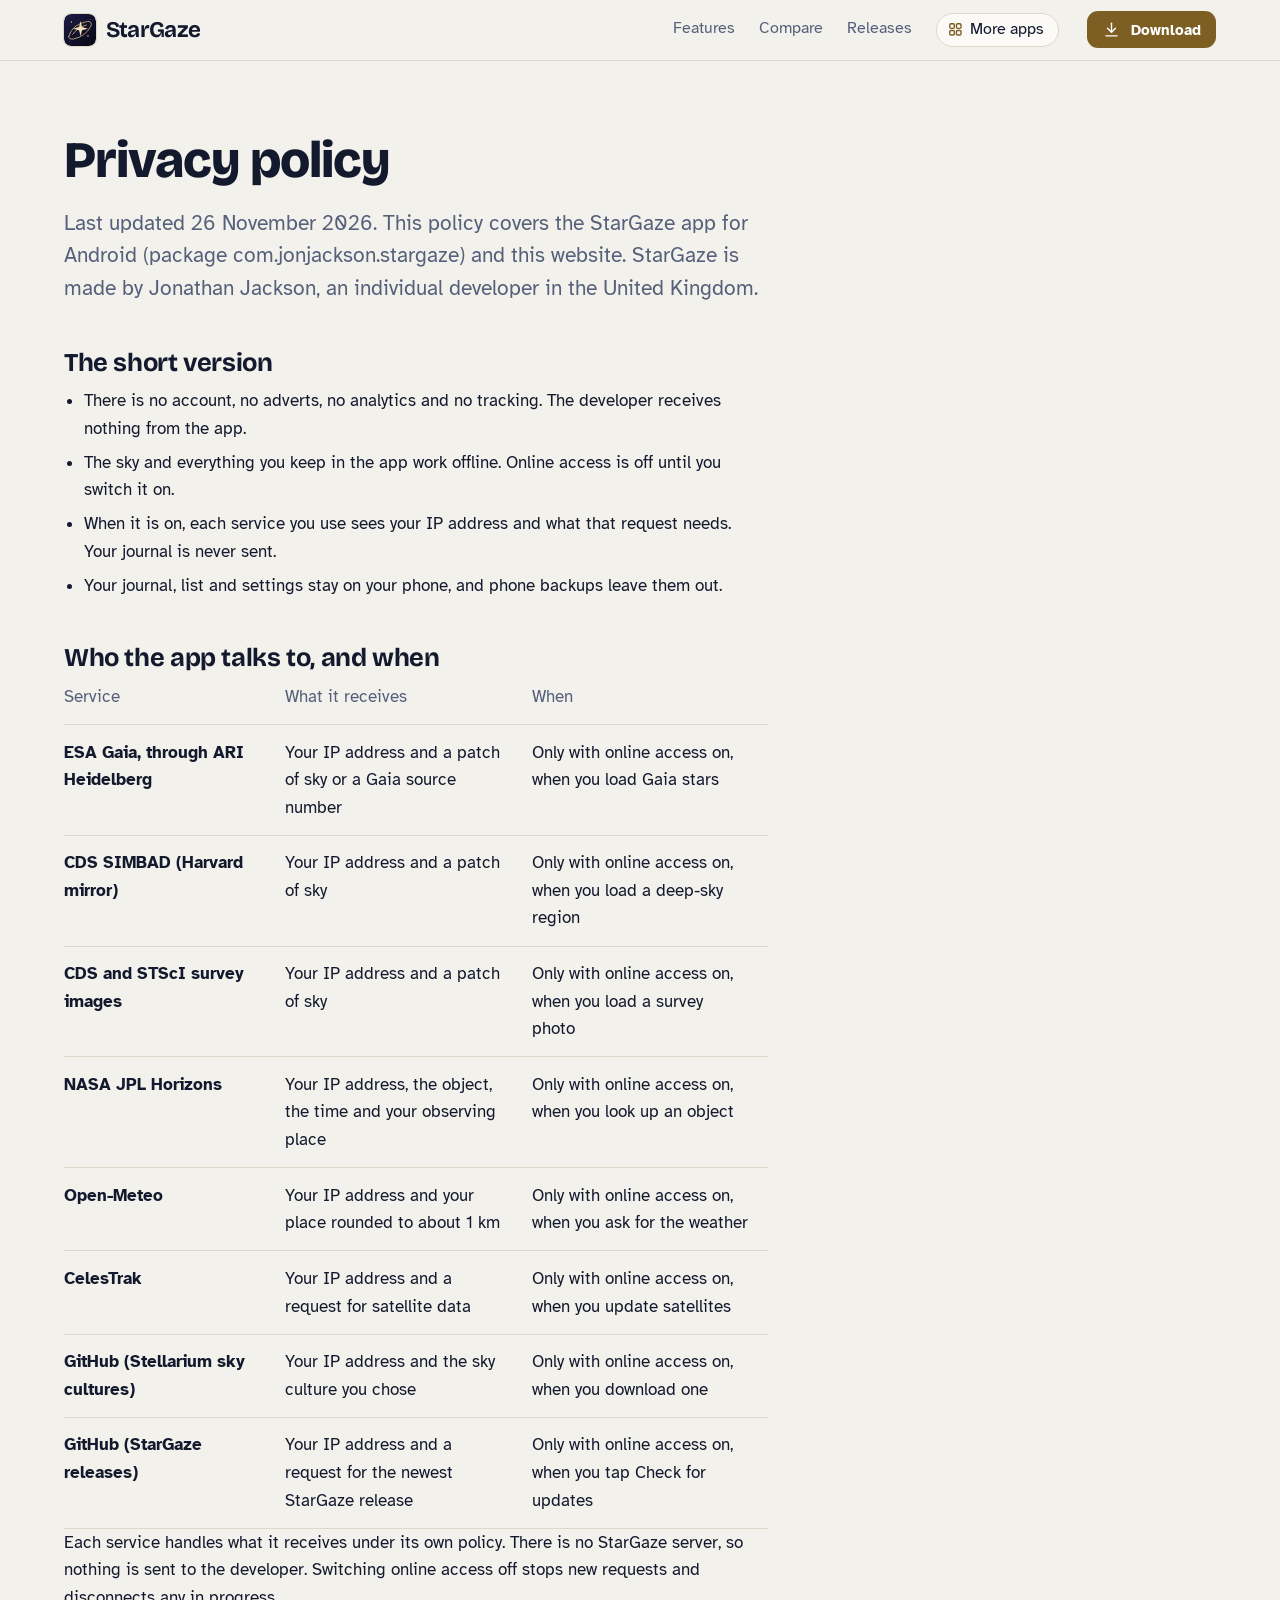
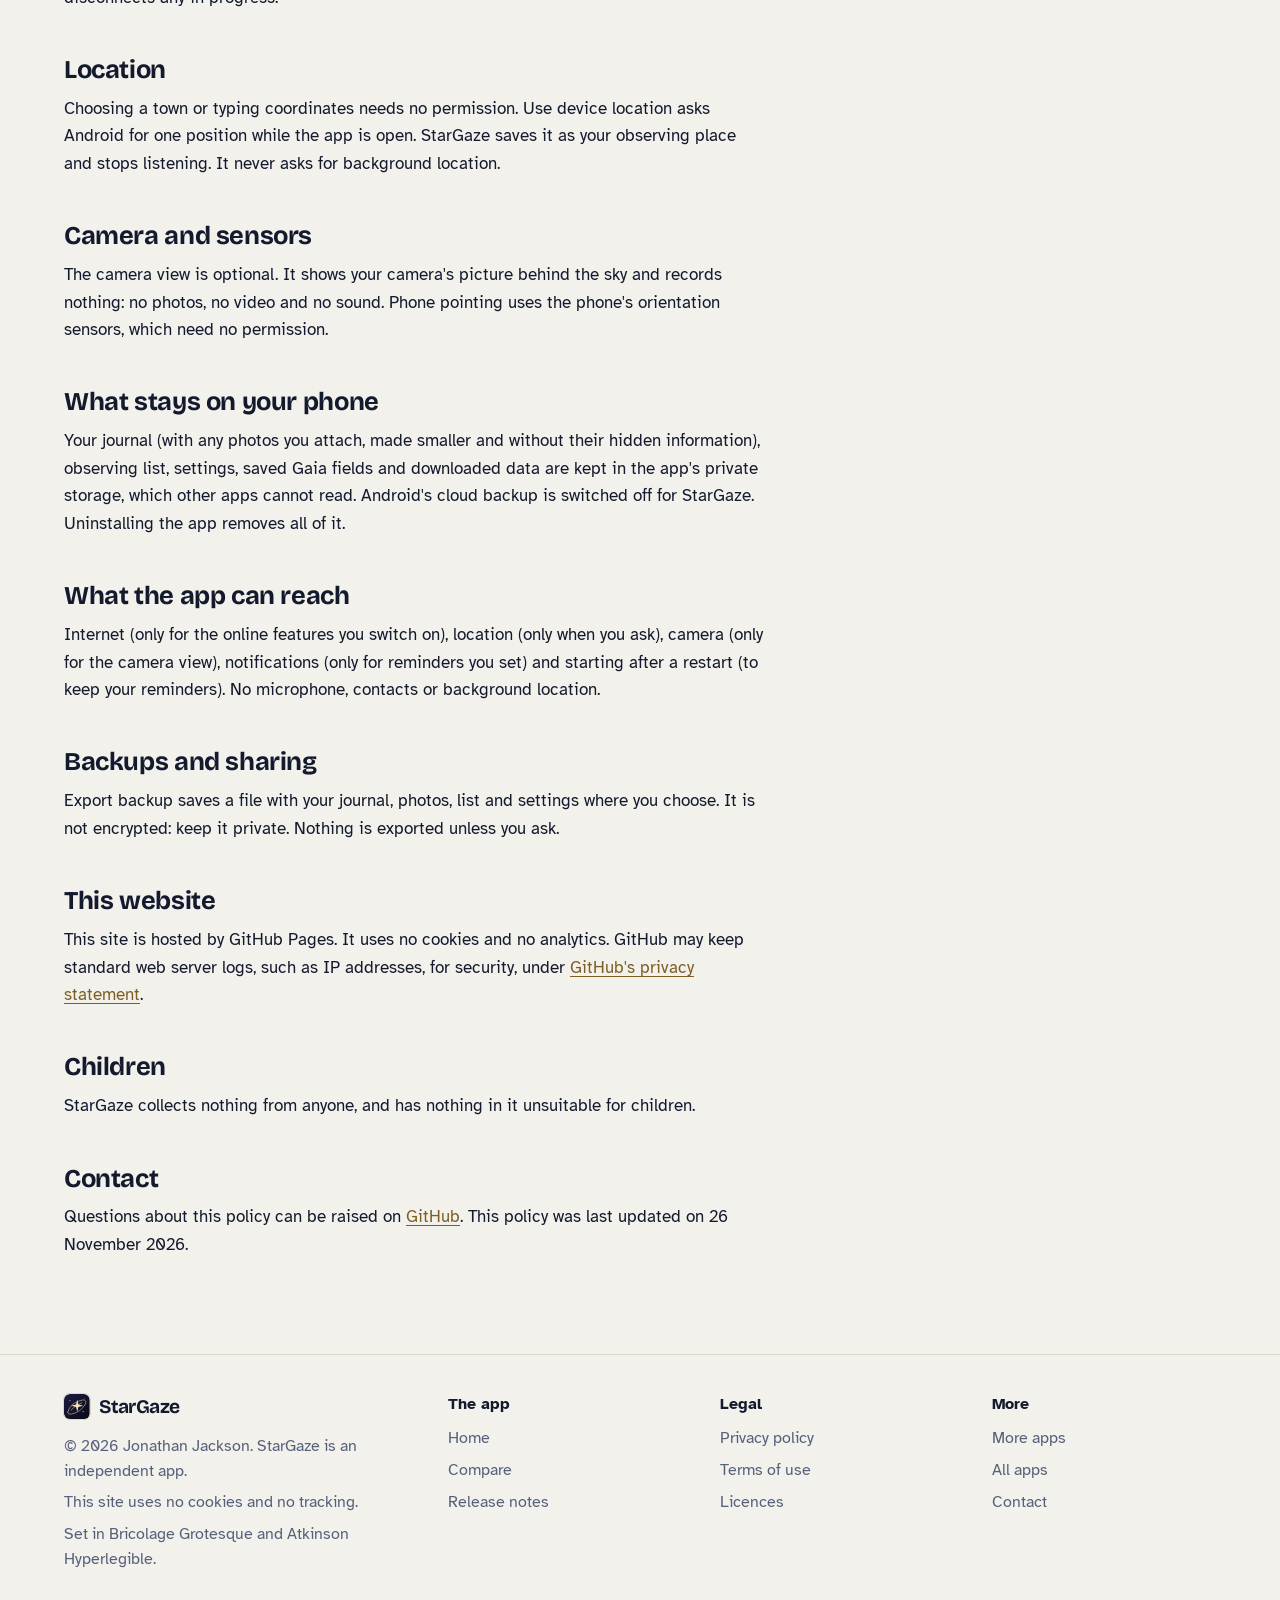
<file: privacy.html>
<!DOCTYPE html>
<html lang="en-GB">
<head>
<meta charset="utf-8">
<meta name="viewport" content="width=device-width, initial-scale=1">
<title>StarGaze privacy policy</title>
<meta name="description" content="What StarGaze does with your information: in short, it stays on your phone.">
<meta name="author" content="Jonathan Jackson">
<link rel="canonical" href="https://customgpter.github.io/stargaze/privacy.html">
<meta name="theme-color" content="#f3f1ec" media="(prefers-color-scheme: light)">
<meta name="theme-color" content="#070b17" media="(prefers-color-scheme: dark)">
<meta property="og:type" content="website">
<meta property="og:site_name" content="StarGaze">
<meta property="og:title" content="StarGaze privacy policy">
<meta property="og:description" content="What StarGaze does with your information: in short, it stays on your phone.">
<meta property="og:url" content="https://customgpter.github.io/stargaze/privacy.html">
<meta property="og:image" content="https://customgpter.github.io/stargaze/assets/og.png">
<meta property="og:image:width" content="1200">
<meta property="og:image:height" content="630">
<meta property="og:image:alt" content="StarGaze&#x27;s sky: Orion, Taurus and Auriga with constellation lines and names">
<meta property="og:locale" content="en_GB">
<meta name="twitter:card" content="summary_large_image">
<link rel="icon" href="./assets/favicon.svg" type="image/svg+xml">
<link rel="apple-touch-icon" href="./assets/apple-touch-icon.png">
<link rel="preload" href="./assets/fonts/bricolage-grotesque-latin.woff2" as="font" type="font/woff2" crossorigin>
<link rel="preload" href="./assets/fonts/atkinson-hyperlegible-latin-400-normal.woff2" as="font" type="font/woff2" crossorigin>
<link rel="stylesheet" href="./assets/site.css?v=1">
<link rel="stylesheet" href="./assets/house.css?v=1">
<link rel="stylesheet" href="./assets/apps-list.css?v=1">
<script src="./assets/apps-list.js?v=1" defer></script>
</head>
<body>
<a class="skip" href="#main">Skip to content</a>
<header class="masthead">
<div class="wrap">
<a class="brand" href="./" aria-label="StarGaze home"><svg viewBox="0 0 108 108" aria-hidden="true"><defs><linearGradient id="sgbg" x1="0" y1="0" x2="1" y2="1"><stop offset="0" stop-color="#1d1b45"/><stop offset="1" stop-color="#060914"/></linearGradient></defs><rect width="108" height="108" rx="24" fill="url(#sgbg)"/><g transform="translate(54 54) scale(1.12) translate(-54 -54)"><path d="M20 74Q29 37 77 28Q93 28 86 44Q69 74 35 81Q19 83 20 74M32 67Q48 46 73 39" stroke="#d8ba7f" stroke-width="2.4" fill="none" stroke-linecap="round"/><path d="m56 27 4 18 18 5-18 5-4 18-5-18-18-5 18-5Z" fill="#f2dfb6"/><circle cx="78" cy="72" r="2.4" fill="#d8ba7f"/><circle cx="28" cy="30" r="2" fill="#d8ba7f"/><circle cx="84" cy="22" r="1.2" fill="#a9c4f9"/><circle cx="22" cy="88" r="1" fill="#a9c4f9"/></g></svg><span>StarGaze</span></a>
<nav aria-label="Main"><ul><li><a href="./#features">Features</a></li><li><a href="./compare.html">Compare</a></li><li><a href="./releases.html">Releases</a></li><li><a class="more-apps" href="./more-apps.html"><svg class="ico" viewBox="0 0 24 24" aria-hidden="true"><rect x="4" y="4" width="6.5" height="6.5" rx="1.6"/><rect x="13.5" y="4" width="6.5" height="6.5" rx="1.6"/><rect x="4" y="13.5" width="6.5" height="6.5" rx="1.6"/><rect x="13.5" y="13.5" width="6.5" height="6.5" rx="1.6"/></svg>More apps</a></li></ul></nav>
<a class="button small" href="https://github.com/CustomGPTer/stargaze/releases/latest/download/StarGaze.apk"><svg class="ico" viewBox="0 0 24 24" aria-hidden="true"><path d="M12 4v11"/><path d="M7 10.5l5 5 5-5"/><path d="M5 20h14"/></svg>Download</a>
</div>
</header>
<main id="main" class="doc">
<div class="wrap">
<div class="measure">
<h1>Privacy policy</h1>
<p class="lede">Last updated 26 November 2026. This policy covers the StarGaze app for Android (package com.jonjackson.stargaze) and this website. StarGaze is made by Jonathan Jackson, an individual developer in the United Kingdom.</p>
<h2 id="short">The short version</h2><ul>
<li>There is no account, no adverts, no analytics and no tracking. The developer receives nothing from the app.</li>
<li>The sky and everything you keep in the app work offline. Online access is off until you switch it on.</li>
<li>When it is on, each service you use sees your IP address and what that request needs. Your journal is never sent.</li>
<li>Your journal, list and settings stay on your phone, and phone backups leave them out.</li>
</ul><h2 id="connections">Who the app talks to, and when</h2><table>
<thead><tr><th scope="col">Service</th><th scope="col">What it receives</th><th scope="col">When</th></tr></thead>
<tbody>
<tr><th scope="row">ESA Gaia, through ARI Heidelberg</th><td>Your IP address and a patch of sky or a Gaia source number</td><td>Only with online access on, when you load Gaia stars</td></tr>
<tr><th scope="row">CDS SIMBAD (Harvard mirror)</th><td>Your IP address and a patch of sky</td><td>Only with online access on, when you load a deep-sky region</td></tr>
<tr><th scope="row">CDS and STScI survey images</th><td>Your IP address and a patch of sky</td><td>Only with online access on, when you load a survey photo</td></tr>
<tr><th scope="row">NASA JPL Horizons</th><td>Your IP address, the object, the time and your observing place</td><td>Only with online access on, when you look up an object</td></tr>
<tr><th scope="row">Open-Meteo</th><td>Your IP address and your place rounded to about 1 km</td><td>Only with online access on, when you ask for the weather</td></tr>
<tr><th scope="row">CelesTrak</th><td>Your IP address and a request for satellite data</td><td>Only with online access on, when you update satellites</td></tr>
<tr><th scope="row">GitHub (Stellarium sky cultures)</th><td>Your IP address and the sky culture you chose</td><td>Only with online access on, when you download one</td></tr>
<tr><th scope="row">GitHub (StarGaze releases)</th><td>Your IP address and a request for the newest StarGaze release</td><td>Only with online access on, when you tap Check for updates</td></tr>
</tbody>
</table>
<p>Each service handles what it receives under its own policy. There is no StarGaze server, so nothing is sent to the developer. Switching online access off stops new requests and disconnects any in progress.</p><h2 id="location">Location</h2><p>Choosing a town or typing coordinates needs no permission. Use device location asks Android for one position while the app is open. StarGaze saves it as your observing place and stops listening. It never asks for background location.</p><h2 id="camera">Camera and sensors</h2><p>The camera view is optional. It shows your camera's picture behind the sky and records nothing: no photos, no video and no sound. Phone pointing uses the phone's orientation sensors, which need no permission.</p><h2 id="kept">What stays on your phone</h2><p>Your journal (with any photos you attach, made smaller and without their hidden information), observing list, settings, saved Gaia fields and downloaded data are kept in the app's private storage, which other apps cannot read. Android's cloud backup is switched off for StarGaze. Uninstalling the app removes all of it.</p><h2 id="permissions">What the app can reach</h2><p>Internet (only for the online features you switch on), location (only when you ask), camera (only for the camera view), notifications (only for reminders you set) and starting after a restart (to keep your reminders). No microphone, contacts or background location.</p><h2 id="copies">Backups and sharing</h2><p>Export backup saves a file with your journal, photos, list and settings where you choose. It is not encrypted: keep it private. Nothing is exported unless you ask.</p><h2 id="website">This website</h2><p>This site is hosted by GitHub Pages. It uses no cookies and no analytics. GitHub may keep standard web server logs, such as IP addresses, for security, under <a href="https://docs.github.com/en/site-policy/privacy-policies/github-general-privacy-statement">GitHub's privacy statement</a>.</p><h2 id="children">Children</h2><p>StarGaze collects nothing from anyone, and has nothing in it unsuitable for children.</p>
<h2 id="contact">Contact</h2>
<p>Questions about this policy can be raised on <a href="https://github.com/CustomGPTer/stargaze/issues">GitHub</a>. This policy was last updated on 26 November 2026.</p>
</div>
</div>
</main>
<footer class="colophon">
<div class="wrap">
<div>
<a class="brand" href="./" aria-label="StarGaze home"><svg viewBox="0 0 108 108" aria-hidden="true"><defs><linearGradient id="sgbg" x1="0" y1="0" x2="1" y2="1"><stop offset="0" stop-color="#1d1b45"/><stop offset="1" stop-color="#060914"/></linearGradient></defs><rect width="108" height="108" rx="24" fill="url(#sgbg)"/><g transform="translate(54 54) scale(1.12) translate(-54 -54)"><path d="M20 74Q29 37 77 28Q93 28 86 44Q69 74 35 81Q19 83 20 74M32 67Q48 46 73 39" stroke="#d8ba7f" stroke-width="2.4" fill="none" stroke-linecap="round"/><path d="m56 27 4 18 18 5-18 5-4 18-5-18-18-5 18-5Z" fill="#f2dfb6"/><circle cx="78" cy="72" r="2.4" fill="#d8ba7f"/><circle cx="28" cy="30" r="2" fill="#d8ba7f"/><circle cx="84" cy="22" r="1.2" fill="#a9c4f9"/><circle cx="22" cy="88" r="1" fill="#a9c4f9"/></g></svg><span>StarGaze</span></a>
<p>&copy; 2026 Jonathan Jackson. StarGaze is an independent app.</p>
<p>This site uses no cookies and no tracking.</p>
<p>Set in Bricolage Grotesque and Atkinson Hyperlegible.</p>
</div>
<nav aria-label="The app"><h2>The app</h2><ul>
<li><a href="./">Home</a></li>
<li><a href="./compare.html">Compare</a></li>
<li><a href="./releases.html">Release notes</a></li>

</ul></nav>
<nav aria-label="Legal"><h2>Legal</h2><ul>
<li><a href="./privacy.html">Privacy policy</a></li>
<li><a href="./terms.html">Terms of use</a></li>
<li><a href="./licences.html">Licences</a></li>
</ul></nav>
<nav aria-label="More"><h2>More</h2><ul>
<li><a href="./more-apps.html">More apps</a></li>
<li><a href="https://customgpter.github.io/">All apps</a></li>
<li><a href="https://github.com/CustomGPTer/stargaze/issues">Contact</a></li>
</ul></nav>
</div>
</footer>
</body>
</html>
</file>
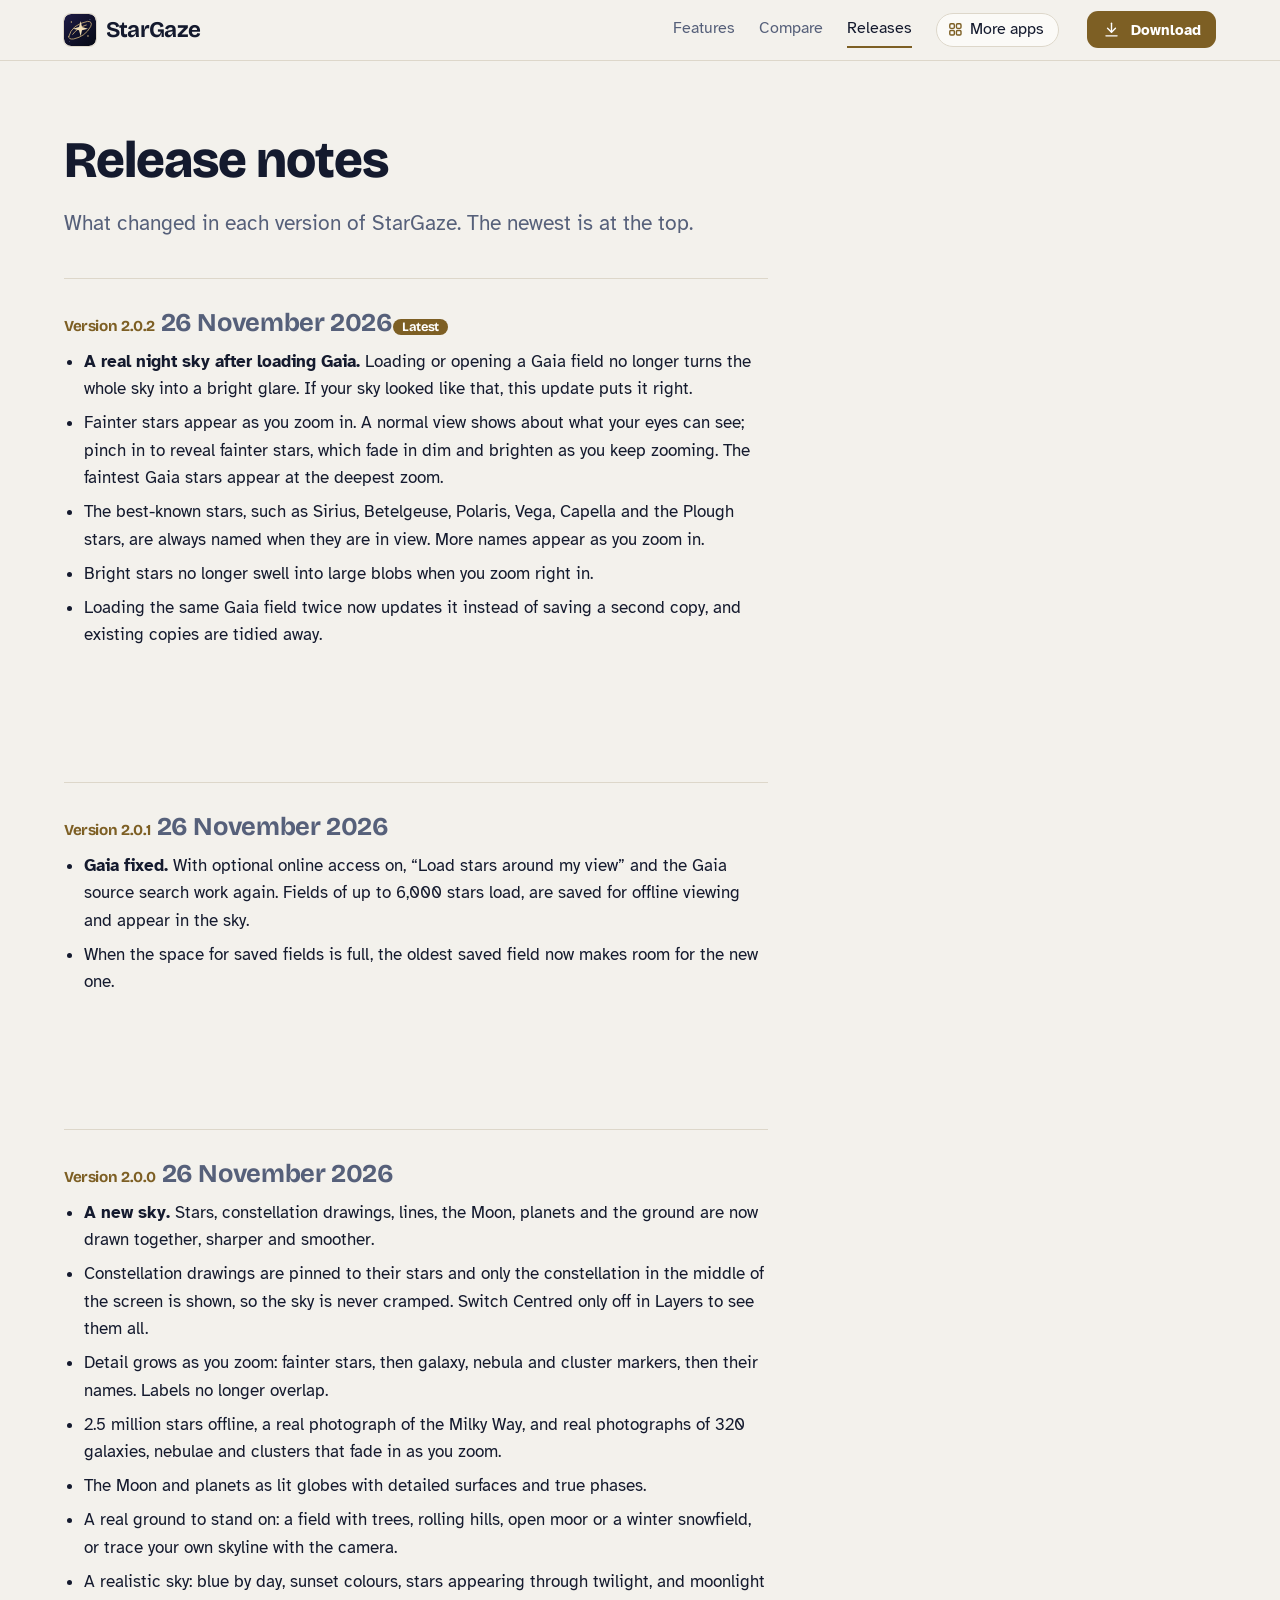
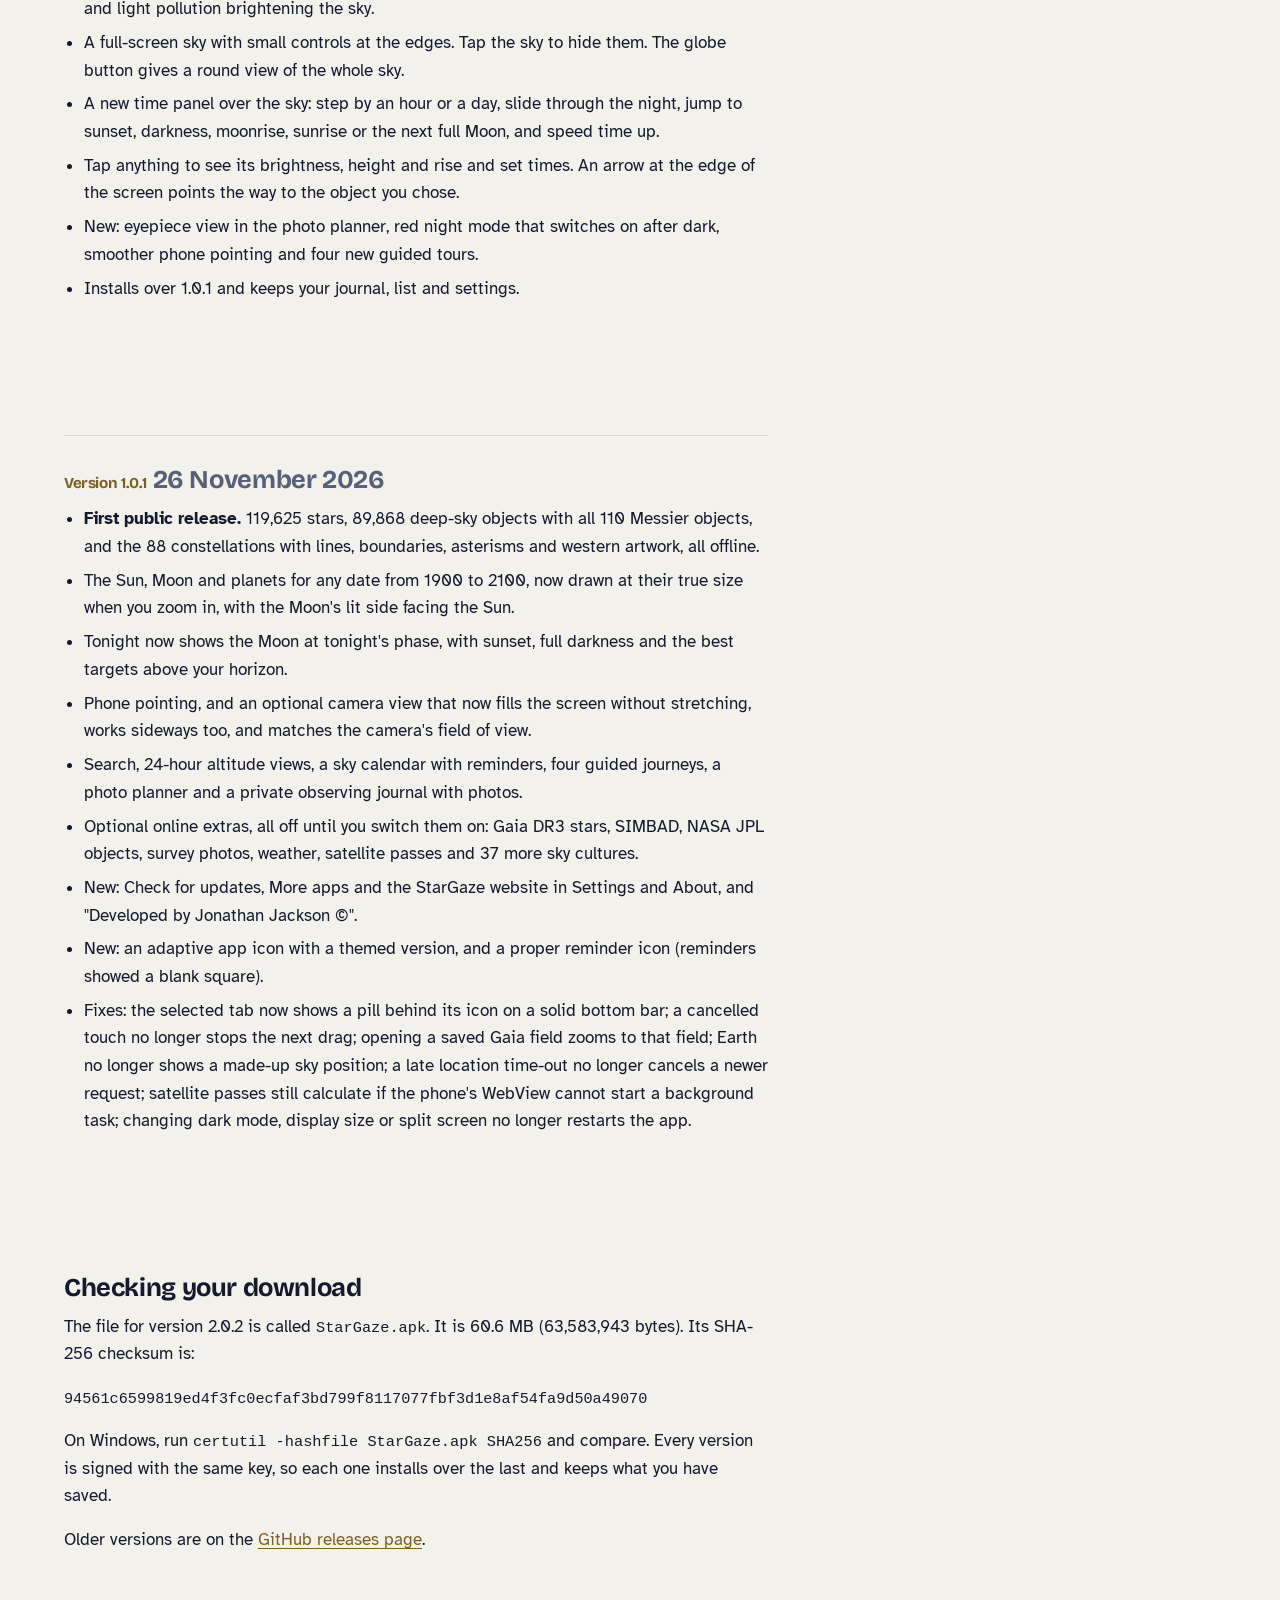
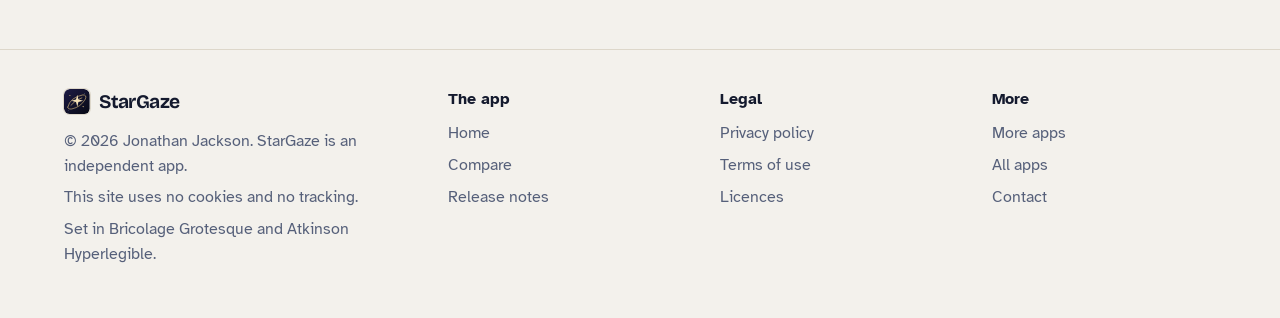
<file: releases.html>
<!DOCTYPE html>
<html lang="en-GB">
<head>
<meta charset="utf-8">
<meta name="viewport" content="width=device-width, initial-scale=1">
<title>StarGaze release notes</title>
<meta name="description" content="What changed in each version of StarGaze, with the file size and checksum to check your download.">
<meta name="author" content="Jonathan Jackson">
<link rel="canonical" href="https://customgpter.github.io/stargaze/releases.html">
<meta name="theme-color" content="#f3f1ec" media="(prefers-color-scheme: light)">
<meta name="theme-color" content="#070b17" media="(prefers-color-scheme: dark)">
<meta property="og:type" content="website">
<meta property="og:site_name" content="StarGaze">
<meta property="og:title" content="StarGaze release notes">
<meta property="og:description" content="What changed in each version of StarGaze, with the file size and checksum to check your download.">
<meta property="og:url" content="https://customgpter.github.io/stargaze/releases.html">
<meta property="og:image" content="https://customgpter.github.io/stargaze/assets/og.png">
<meta property="og:image:width" content="1200">
<meta property="og:image:height" content="630">
<meta property="og:image:alt" content="StarGaze&#x27;s sky: Orion, Taurus and Auriga with constellation lines and names">
<meta property="og:locale" content="en_GB">
<meta name="twitter:card" content="summary_large_image">
<link rel="icon" href="./assets/favicon.svg" type="image/svg+xml">
<link rel="apple-touch-icon" href="./assets/apple-touch-icon.png">
<link rel="preload" href="./assets/fonts/bricolage-grotesque-latin.woff2" as="font" type="font/woff2" crossorigin>
<link rel="preload" href="./assets/fonts/atkinson-hyperlegible-latin-400-normal.woff2" as="font" type="font/woff2" crossorigin>
<link rel="stylesheet" href="./assets/site.css?v=1">
<link rel="stylesheet" href="./assets/house.css?v=1">
<link rel="stylesheet" href="./assets/apps-list.css?v=1">
<script src="./assets/apps-list.js?v=1" defer></script>
</head>
<body>
<a class="skip" href="#main">Skip to content</a>
<header class="masthead">
<div class="wrap">
<a class="brand" href="./" aria-label="StarGaze home"><svg viewBox="0 0 108 108" aria-hidden="true"><defs><linearGradient id="sgbg" x1="0" y1="0" x2="1" y2="1"><stop offset="0" stop-color="#1d1b45"/><stop offset="1" stop-color="#060914"/></linearGradient></defs><rect width="108" height="108" rx="24" fill="url(#sgbg)"/><g transform="translate(54 54) scale(1.12) translate(-54 -54)"><path d="M20 74Q29 37 77 28Q93 28 86 44Q69 74 35 81Q19 83 20 74M32 67Q48 46 73 39" stroke="#d8ba7f" stroke-width="2.4" fill="none" stroke-linecap="round"/><path d="m56 27 4 18 18 5-18 5-4 18-5-18-18-5 18-5Z" fill="#f2dfb6"/><circle cx="78" cy="72" r="2.4" fill="#d8ba7f"/><circle cx="28" cy="30" r="2" fill="#d8ba7f"/><circle cx="84" cy="22" r="1.2" fill="#a9c4f9"/><circle cx="22" cy="88" r="1" fill="#a9c4f9"/></g></svg><span>StarGaze</span></a>
<nav aria-label="Main"><ul><li><a href="./#features">Features</a></li><li><a href="./compare.html">Compare</a></li><li><a href="./releases.html" aria-current="page">Releases</a></li><li><a class="more-apps" href="./more-apps.html"><svg class="ico" viewBox="0 0 24 24" aria-hidden="true"><rect x="4" y="4" width="6.5" height="6.5" rx="1.6"/><rect x="13.5" y="4" width="6.5" height="6.5" rx="1.6"/><rect x="4" y="13.5" width="6.5" height="6.5" rx="1.6"/><rect x="13.5" y="13.5" width="6.5" height="6.5" rx="1.6"/></svg>More apps</a></li></ul></nav>
<a class="button small" href="https://github.com/CustomGPTer/stargaze/releases/latest/download/StarGaze.apk"><svg class="ico" viewBox="0 0 24 24" aria-hidden="true"><path d="M12 4v11"/><path d="M7 10.5l5 5 5-5"/><path d="M5 20h14"/></svg>Download</a>
</div>
</header>
<main id="main" class="doc">
<div class="wrap">
<div class="measure">
<h1>Release notes</h1>
<p class="lede">What changed in each version of StarGaze. The newest is at the top.</p>
<section class="release" id="v2.0.2"><h2><span class="ver">Version 2.0.2</span> <span class="when">26 November 2026</span><span class="tag">Latest</span></h2><ul><li><b>A real night sky after loading Gaia.</b> Loading or opening a Gaia field no longer turns the whole sky into a bright glare. If your sky looked like that, this update puts it right.</li><li>Fainter stars appear as you zoom in. A normal view shows about what your eyes can see; pinch in to reveal fainter stars, which fade in dim and brighten as you keep zooming. The faintest Gaia stars appear at the deepest zoom.</li><li>The best-known stars, such as Sirius, Betelgeuse, Polaris, Vega, Capella and the Plough stars, are always named when they are in view. More names appear as you zoom in.</li><li>Bright stars no longer swell into large blobs when you zoom right in.</li><li>Loading the same Gaia field twice now updates it instead of saving a second copy, and existing copies are tidied away.</li></ul></section>
<section class="release" id="v2.0.1"><h2><span class="ver">Version 2.0.1</span> <span class="when">26 November 2026</span></h2><ul><li><b>Gaia fixed.</b> With optional online access on, &ldquo;Load stars around my view&rdquo; and the Gaia source search work again. Fields of up to 6,000 stars load, are saved for offline viewing and appear in the sky.</li><li>When the space for saved fields is full, the oldest saved field now makes room for the new one.</li></ul></section>
<section class="release" id="v2.0.0"><h2><span class="ver">Version 2.0.0</span> <span class="when">26 November 2026</span></h2><ul><li><b>A new sky.</b> Stars, constellation drawings, lines, the Moon, planets and the ground are now drawn together, sharper and smoother.</li><li>Constellation drawings are pinned to their stars and only the constellation in the middle of the screen is shown, so the sky is never cramped. Switch Centred only off in Layers to see them all.</li><li>Detail grows as you zoom: fainter stars, then galaxy, nebula and cluster markers, then their names. Labels no longer overlap.</li><li>2.5 million stars offline, a real photograph of the Milky Way, and real photographs of 320 galaxies, nebulae and clusters that fade in as you zoom.</li><li>The Moon and planets as lit globes with detailed surfaces and true phases.</li><li>A real ground to stand on: a field with trees, rolling hills, open moor or a winter snowfield, or trace your own skyline with the camera.</li><li>A realistic sky: blue by day, sunset colours, stars appearing through twilight, and moonlight and light pollution brightening the sky.</li><li>A full-screen sky with small controls at the edges. Tap the sky to hide them. The globe button gives a round view of the whole sky.</li><li>A new time panel over the sky: step by an hour or a day, slide through the night, jump to sunset, darkness, moonrise, sunrise or the next full Moon, and speed time up.</li><li>Tap anything to see its brightness, height and rise and set times. An arrow at the edge of the screen points the way to the object you chose.</li><li>New: eyepiece view in the photo planner, red night mode that switches on after dark, smoother phone pointing and four new guided tours.</li><li>Installs over 1.0.1 and keeps your journal, list and settings.</li></ul></section>
<section class="release" id="v1.0.1"><h2><span class="ver">Version 1.0.1</span> <span class="when">26 November 2026</span></h2><ul><li><b>First public release.</b> 119,625 stars, 89,868 deep-sky objects with all 110 Messier objects, and the 88 constellations with lines, boundaries, asterisms and western artwork, all offline.</li><li>The Sun, Moon and planets for any date from 1900 to 2100, now drawn at their true size when you zoom in, with the Moon's lit side facing the Sun.</li><li>Tonight now shows the Moon at tonight's phase, with sunset, full darkness and the best targets above your horizon.</li><li>Phone pointing, and an optional camera view that now fills the screen without stretching, works sideways too, and matches the camera's field of view.</li><li>Search, 24-hour altitude views, a sky calendar with reminders, four guided journeys, a photo planner and a private observing journal with photos.</li><li>Optional online extras, all off until you switch them on: Gaia DR3 stars, SIMBAD, NASA JPL objects, survey photos, weather, satellite passes and 37 more sky cultures.</li><li>New: Check for updates, More apps and the StarGaze website in Settings and About, and "Developed by Jonathan Jackson &copy;".</li><li>New: an adaptive app icon with a themed version, and a proper reminder icon (reminders showed a blank square).</li><li>Fixes: the selected tab now shows a pill behind its icon on a solid bottom bar; a cancelled touch no longer stops the next drag; opening a saved Gaia field zooms to that field; Earth no longer shows a made-up sky position; a late location time-out no longer cancels a newer request; satellite passes still calculate if the phone's WebView cannot start a background task; changing dark mode, display size or split screen no longer restarts the app.</li></ul></section>
<h2 id="checking">Checking your download</h2>
<p>The file for version 2.0.2 is called <code>StarGaze.apk</code>. It is 60.6 MB (63,583,943 bytes). Its SHA-256 checksum is:</p>
<p><code class="sum">94561c6599819ed4f3fc0ecfaf3bd799f8117077fbf3d1e8af54fa9d50a49070</code></p>
<p>On Windows, run <code>certutil -hashfile StarGaze.apk SHA256</code> and compare. Every version is signed with the same key, so each one installs over the last and keeps what you have saved.</p>
<p>Older versions are on the <a href="https://github.com/CustomGPTer/stargaze/releases">GitHub releases page</a>.</p>
</div>
</div>
</main>
<footer class="colophon">
<div class="wrap">
<div>
<a class="brand" href="./" aria-label="StarGaze home"><svg viewBox="0 0 108 108" aria-hidden="true"><defs><linearGradient id="sgbg" x1="0" y1="0" x2="1" y2="1"><stop offset="0" stop-color="#1d1b45"/><stop offset="1" stop-color="#060914"/></linearGradient></defs><rect width="108" height="108" rx="24" fill="url(#sgbg)"/><g transform="translate(54 54) scale(1.12) translate(-54 -54)"><path d="M20 74Q29 37 77 28Q93 28 86 44Q69 74 35 81Q19 83 20 74M32 67Q48 46 73 39" stroke="#d8ba7f" stroke-width="2.4" fill="none" stroke-linecap="round"/><path d="m56 27 4 18 18 5-18 5-4 18-5-18-18-5 18-5Z" fill="#f2dfb6"/><circle cx="78" cy="72" r="2.4" fill="#d8ba7f"/><circle cx="28" cy="30" r="2" fill="#d8ba7f"/><circle cx="84" cy="22" r="1.2" fill="#a9c4f9"/><circle cx="22" cy="88" r="1" fill="#a9c4f9"/></g></svg><span>StarGaze</span></a>
<p>&copy; 2026 Jonathan Jackson. StarGaze is an independent app.</p>
<p>This site uses no cookies and no tracking.</p>
<p>Set in Bricolage Grotesque and Atkinson Hyperlegible.</p>
</div>
<nav aria-label="The app"><h2>The app</h2><ul>
<li><a href="./">Home</a></li>
<li><a href="./compare.html">Compare</a></li>
<li><a href="./releases.html">Release notes</a></li>

</ul></nav>
<nav aria-label="Legal"><h2>Legal</h2><ul>
<li><a href="./privacy.html">Privacy policy</a></li>
<li><a href="./terms.html">Terms of use</a></li>
<li><a href="./licences.html">Licences</a></li>
</ul></nav>
<nav aria-label="More"><h2>More</h2><ul>
<li><a href="./more-apps.html">More apps</a></li>
<li><a href="https://customgpter.github.io/">All apps</a></li>
<li><a href="https://github.com/CustomGPTer/stargaze/issues">Contact</a></li>
</ul></nav>
</div>
</footer>
</body>
</html>
</file>
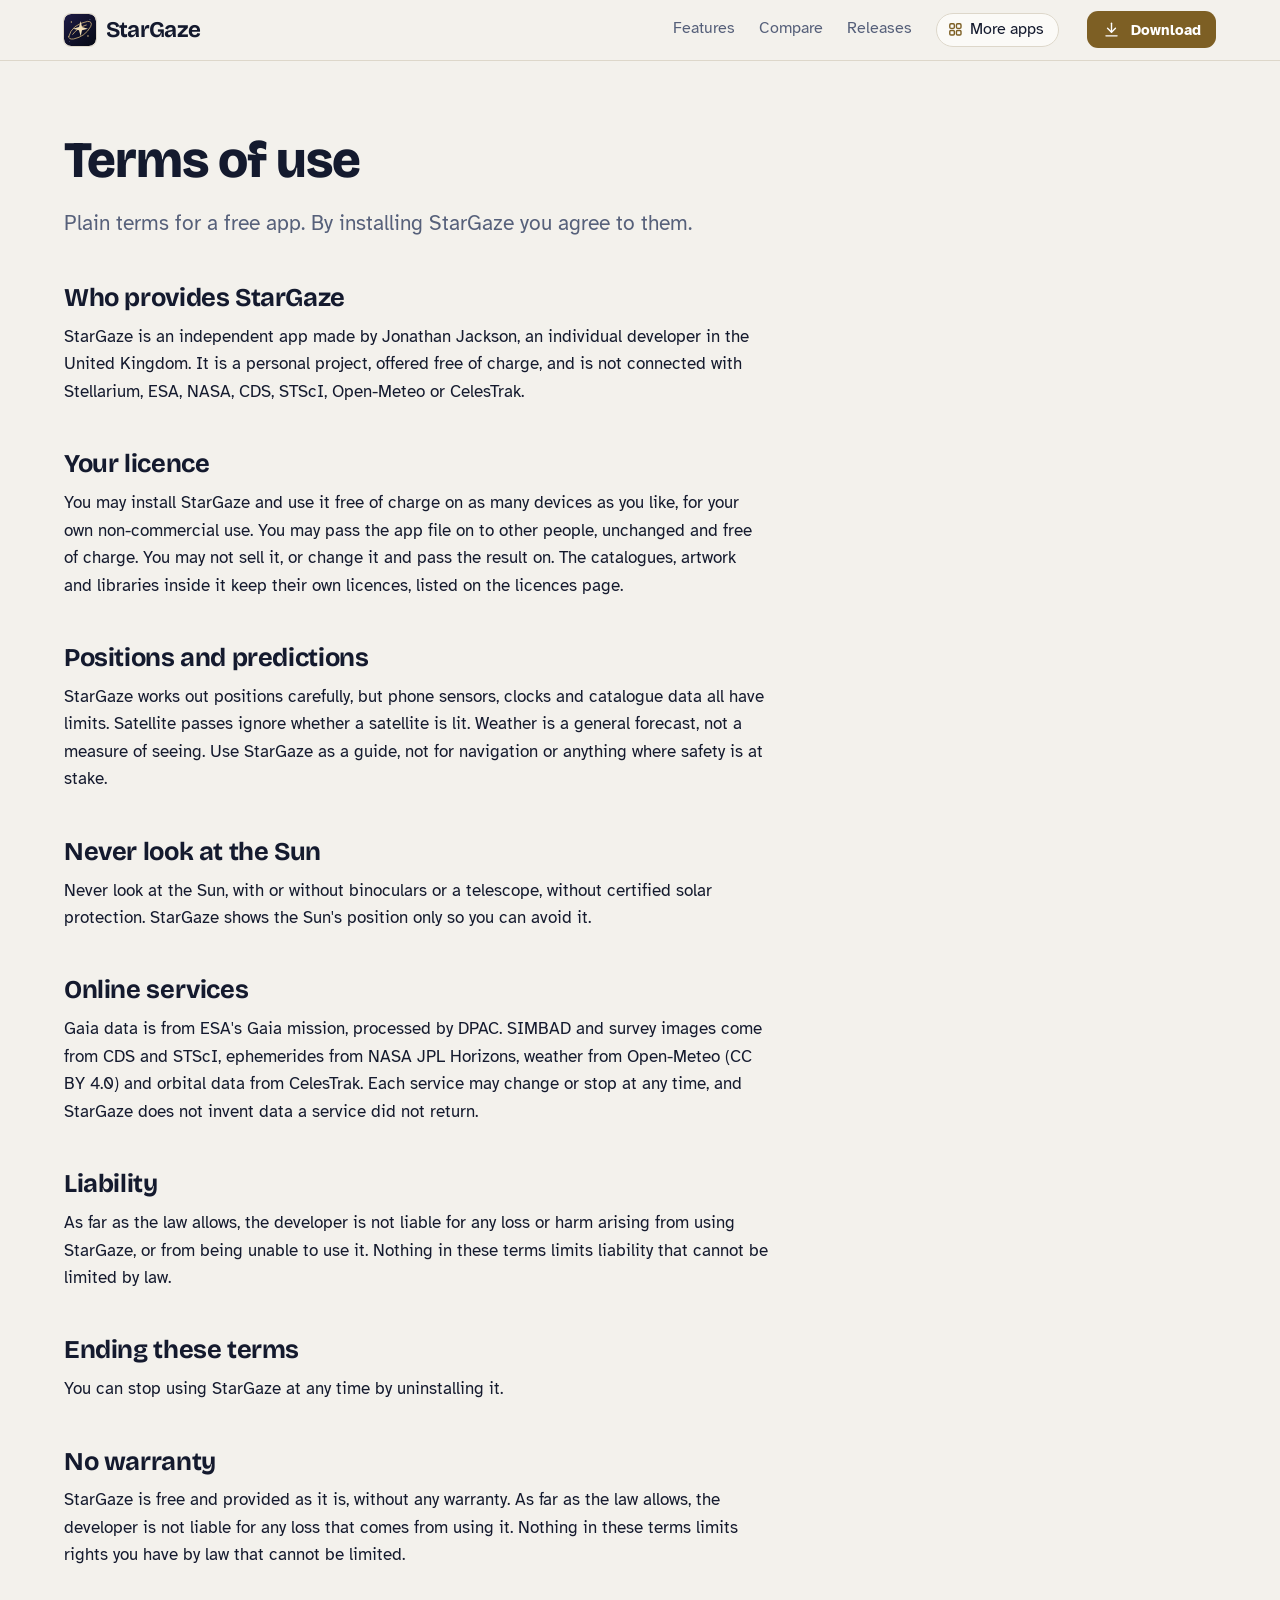
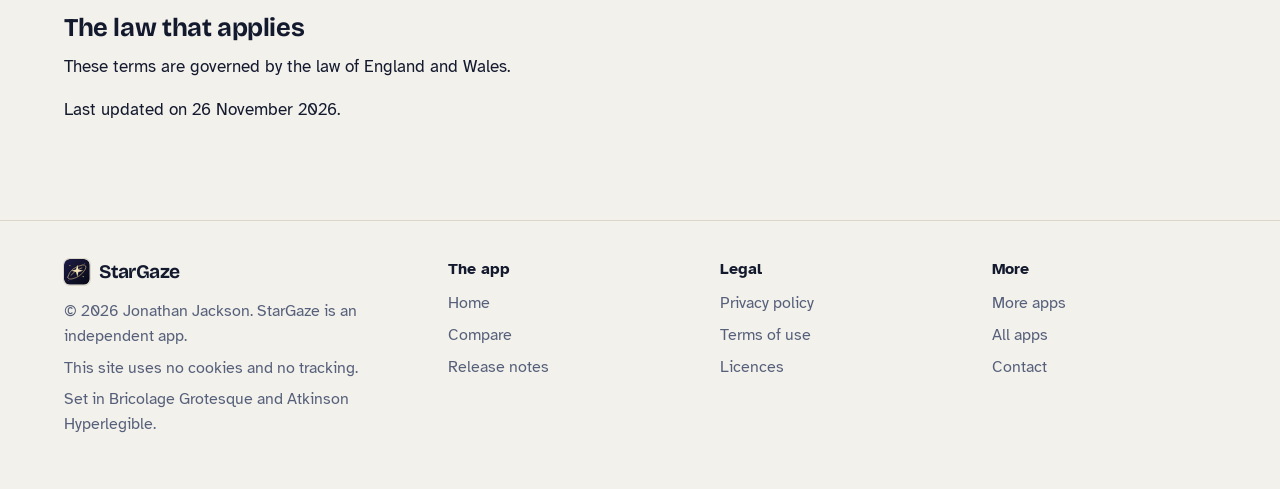
<file: terms.html>
<!DOCTYPE html>
<html lang="en-GB">
<head>
<meta charset="utf-8">
<meta name="viewport" content="width=device-width, initial-scale=1">
<title>StarGaze terms of use</title>
<meta name="description" content="The terms for using StarGaze.">
<meta name="author" content="Jonathan Jackson">
<link rel="canonical" href="https://customgpter.github.io/stargaze/terms.html">
<meta name="theme-color" content="#f3f1ec" media="(prefers-color-scheme: light)">
<meta name="theme-color" content="#070b17" media="(prefers-color-scheme: dark)">
<meta property="og:type" content="website">
<meta property="og:site_name" content="StarGaze">
<meta property="og:title" content="StarGaze terms of use">
<meta property="og:description" content="The terms for using StarGaze.">
<meta property="og:url" content="https://customgpter.github.io/stargaze/terms.html">
<meta property="og:image" content="https://customgpter.github.io/stargaze/assets/og.png">
<meta property="og:image:width" content="1200">
<meta property="og:image:height" content="630">
<meta property="og:image:alt" content="StarGaze&#x27;s sky: Orion, Taurus and Auriga with constellation lines and names">
<meta property="og:locale" content="en_GB">
<meta name="twitter:card" content="summary_large_image">
<link rel="icon" href="./assets/favicon.svg" type="image/svg+xml">
<link rel="apple-touch-icon" href="./assets/apple-touch-icon.png">
<link rel="preload" href="./assets/fonts/bricolage-grotesque-latin.woff2" as="font" type="font/woff2" crossorigin>
<link rel="preload" href="./assets/fonts/atkinson-hyperlegible-latin-400-normal.woff2" as="font" type="font/woff2" crossorigin>
<link rel="stylesheet" href="./assets/site.css?v=1">
<link rel="stylesheet" href="./assets/house.css?v=1">
<link rel="stylesheet" href="./assets/apps-list.css?v=1">
<script src="./assets/apps-list.js?v=1" defer></script>
</head>
<body>
<a class="skip" href="#main">Skip to content</a>
<header class="masthead">
<div class="wrap">
<a class="brand" href="./" aria-label="StarGaze home"><svg viewBox="0 0 108 108" aria-hidden="true"><defs><linearGradient id="sgbg" x1="0" y1="0" x2="1" y2="1"><stop offset="0" stop-color="#1d1b45"/><stop offset="1" stop-color="#060914"/></linearGradient></defs><rect width="108" height="108" rx="24" fill="url(#sgbg)"/><g transform="translate(54 54) scale(1.12) translate(-54 -54)"><path d="M20 74Q29 37 77 28Q93 28 86 44Q69 74 35 81Q19 83 20 74M32 67Q48 46 73 39" stroke="#d8ba7f" stroke-width="2.4" fill="none" stroke-linecap="round"/><path d="m56 27 4 18 18 5-18 5-4 18-5-18-18-5 18-5Z" fill="#f2dfb6"/><circle cx="78" cy="72" r="2.4" fill="#d8ba7f"/><circle cx="28" cy="30" r="2" fill="#d8ba7f"/><circle cx="84" cy="22" r="1.2" fill="#a9c4f9"/><circle cx="22" cy="88" r="1" fill="#a9c4f9"/></g></svg><span>StarGaze</span></a>
<nav aria-label="Main"><ul><li><a href="./#features">Features</a></li><li><a href="./compare.html">Compare</a></li><li><a href="./releases.html">Releases</a></li><li><a class="more-apps" href="./more-apps.html"><svg class="ico" viewBox="0 0 24 24" aria-hidden="true"><rect x="4" y="4" width="6.5" height="6.5" rx="1.6"/><rect x="13.5" y="4" width="6.5" height="6.5" rx="1.6"/><rect x="4" y="13.5" width="6.5" height="6.5" rx="1.6"/><rect x="13.5" y="13.5" width="6.5" height="6.5" rx="1.6"/></svg>More apps</a></li></ul></nav>
<a class="button small" href="https://github.com/CustomGPTer/stargaze/releases/latest/download/StarGaze.apk"><svg class="ico" viewBox="0 0 24 24" aria-hidden="true"><path d="M12 4v11"/><path d="M7 10.5l5 5 5-5"/><path d="M5 20h14"/></svg>Download</a>
</div>
</header>
<main id="main" class="doc">
<div class="wrap">
<div class="measure">
<h1>Terms of use</h1>
<p class="lede">Plain terms for a free app. By installing StarGaze you agree to them.</p>
<h2 id="who">Who provides StarGaze</h2><p>StarGaze is an independent app made by Jonathan Jackson, an individual developer in the United Kingdom. It is a personal project, offered free of charge, and is not connected with Stellarium, ESA, NASA, CDS, STScI, Open-Meteo or CelesTrak.</p><h2 id="licence">Your licence</h2><p>You may install StarGaze and use it free of charge on as many devices as you like, for your own non-commercial use. You may pass the app file on to other people, unchanged and free of charge. You may not sell it, or change it and pass the result on. The catalogues, artwork and libraries inside it keep their own licences, listed on the licences page.</p><h2 id="accuracy">Positions and predictions</h2><p>StarGaze works out positions carefully, but phone sensors, clocks and catalogue data all have limits. Satellite passes ignore whether a satellite is lit. Weather is a general forecast, not a measure of seeing. Use StarGaze as a guide, not for navigation or anything where safety is at stake.</p><h2 id="sun">Never look at the Sun</h2><p>Never look at the Sun, with or without binoculars or a telescope, without certified solar protection. StarGaze shows the Sun's position only so you can avoid it.</p><h2 id="services">Online services</h2><p>Gaia data is from ESA's Gaia mission, processed by DPAC. SIMBAD and survey images come from CDS and STScI, ephemerides from NASA JPL Horizons, weather from Open-Meteo (CC BY 4.0) and orbital data from CelesTrak. Each service may change or stop at any time, and StarGaze does not invent data a service did not return.</p><h2 id="liability">Liability</h2><p>As far as the law allows, the developer is not liable for any loss or harm arising from using StarGaze, or from being unable to use it. Nothing in these terms limits liability that cannot be limited by law.</p><h2 id="ending">Ending these terms</h2><p>You can stop using StarGaze at any time by uninstalling it.</p>
<h2 id="no-warranty">No warranty</h2>
<p>StarGaze is free and provided as it is, without any warranty. As far as the law allows, the developer is not liable for any loss that comes from using it. Nothing in these terms limits rights you have by law that cannot be limited.</p>
<h2 id="governing">The law that applies</h2>
<p>These terms are governed by the law of England and Wales.</p>
<p>Last updated on 26 November 2026.</p>
</div>
</div>
</main>
<footer class="colophon">
<div class="wrap">
<div>
<a class="brand" href="./" aria-label="StarGaze home"><svg viewBox="0 0 108 108" aria-hidden="true"><defs><linearGradient id="sgbg" x1="0" y1="0" x2="1" y2="1"><stop offset="0" stop-color="#1d1b45"/><stop offset="1" stop-color="#060914"/></linearGradient></defs><rect width="108" height="108" rx="24" fill="url(#sgbg)"/><g transform="translate(54 54) scale(1.12) translate(-54 -54)"><path d="M20 74Q29 37 77 28Q93 28 86 44Q69 74 35 81Q19 83 20 74M32 67Q48 46 73 39" stroke="#d8ba7f" stroke-width="2.4" fill="none" stroke-linecap="round"/><path d="m56 27 4 18 18 5-18 5-4 18-5-18-18-5 18-5Z" fill="#f2dfb6"/><circle cx="78" cy="72" r="2.4" fill="#d8ba7f"/><circle cx="28" cy="30" r="2" fill="#d8ba7f"/><circle cx="84" cy="22" r="1.2" fill="#a9c4f9"/><circle cx="22" cy="88" r="1" fill="#a9c4f9"/></g></svg><span>StarGaze</span></a>
<p>&copy; 2026 Jonathan Jackson. StarGaze is an independent app.</p>
<p>This site uses no cookies and no tracking.</p>
<p>Set in Bricolage Grotesque and Atkinson Hyperlegible.</p>
</div>
<nav aria-label="The app"><h2>The app</h2><ul>
<li><a href="./">Home</a></li>
<li><a href="./compare.html">Compare</a></li>
<li><a href="./releases.html">Release notes</a></li>

</ul></nav>
<nav aria-label="Legal"><h2>Legal</h2><ul>
<li><a href="./privacy.html">Privacy policy</a></li>
<li><a href="./terms.html">Terms of use</a></li>
<li><a href="./licences.html">Licences</a></li>
</ul></nav>
<nav aria-label="More"><h2>More</h2><ul>
<li><a href="./more-apps.html">More apps</a></li>
<li><a href="https://customgpter.github.io/">All apps</a></li>
<li><a href="https://github.com/CustomGPTer/stargaze/issues">Contact</a></li>
</ul></nav>
</div>
</footer>
</body>
</html>
</file>
<file: assets/site.css>
@font-face{font-family:"Bricolage Grotesque";src:url("fonts/bricolage-grotesque-latin.woff2") format("woff2");font-weight:200 800;font-style:normal;font-display:swap}
@font-face{font-family:"Atkinson Hyperlegible";src:url("fonts/atkinson-hyperlegible-latin-400-normal.woff2") format("woff2");font-weight:400;font-style:normal;font-display:swap}
@font-face{font-family:"Atkinson Hyperlegible";src:url("fonts/atkinson-hyperlegible-latin-700-normal.woff2") format("woff2");font-weight:700;font-style:normal;font-display:swap}

/* Daylight page, night-time camera. The lamp colour is kept for the one thing to press and for what the camera has seen. */
:root{
  --page:#f2f5f9; --panel:#ffffff; --raised:#e8edf3; --ink:#0d1a2b; --soft:#465468; --rule:#d2dae4;
  --accent:#0a6a55; --accent-ink:#ffffff; --warn:#8a5200; --rec:#d3302f;
  --lamp:#ffb347; --lamp-ink:#231400; --lamp-text:#8a5200;
  --night:#09111e; --night-2:#111d30; --night-3:#1a2a43; --night-ink:#eaf0f8; --night-soft:#9fb0c7; --night-rule:#24364f; --iris:#55d6ab;
  --display:"Bricolage Grotesque","Atkinson Hyperlegible",system-ui,sans-serif;
  --sans:"Atkinson Hyperlegible",system-ui,-apple-system,"Segoe UI",Roboto,sans-serif;
  --mono:ui-monospace,SFMono-Regular,Menlo,Consolas,"Liberation Mono",monospace;
  color-scheme:light dark;
}
@media (prefers-color-scheme:dark){
  :root{--page:#0a111b; --panel:#111a27; --raised:#182434; --ink:#e9eef5; --soft:#a0aec0; --rule:#243247;
    --accent:#55d6ab; --accent-ink:#00281d; --warn:#ffb347; --rec:#ff6163; --lamp-text:#ffb347}
}

*,*::before,*::after{box-sizing:border-box}
html{-webkit-text-size-adjust:100%;scroll-behavior:smooth;scroll-padding-top:5.5rem}
@media (prefers-reduced-motion:reduce){html{scroll-behavior:auto}}
body{margin:0;background:var(--page);color:var(--ink);font:400 1.0625rem/1.62 var(--sans);text-rendering:optimizeLegibility;-webkit-font-smoothing:antialiased}
img,svg{max-width:100%;display:block}
a{color:var(--accent);text-decoration-thickness:.07em;text-underline-offset:.2em}
a:hover{text-decoration-thickness:.13em}
:focus-visible{outline:3px solid var(--lamp);outline-offset:3px;border-radius:6px}
code{font:.9em/1 var(--mono);overflow-wrap:anywhere}
h1,h2,h3{font-family:var(--display);font-weight:700;letter-spacing:-.015em;line-height:1.08;margin:0;text-wrap:balance}
p{margin:0 0 1rem}
.skip{position:absolute;left:-999px;top:0;background:var(--ink);color:var(--page);padding:.6rem 1rem;z-index:30;border-radius:0 0 8px 0}
.skip:focus{left:0}
.sr{position:absolute;width:1px;height:1px;overflow:hidden;clip-path:inset(50%);white-space:nowrap}
.wrap{width:min(72rem,100% - 2.5rem);margin-inline:auto}
.measure{max-width:44rem}
.ico{width:1.25em;height:1.25em;flex:none;fill:none;stroke:currentColor;stroke-width:1.75;stroke-linecap:round;stroke-linejoin:round}

/* ---------- masthead */
.masthead{position:sticky;top:0;z-index:20;background:color-mix(in srgb,var(--page) 88%,transparent);-webkit-backdrop-filter:blur(14px) saturate(1.3);backdrop-filter:blur(14px) saturate(1.3);border-bottom:1px solid var(--rule)}
.masthead .wrap{display:flex;flex-wrap:wrap;align-items:center;gap:.35rem 1.75rem;padding-block:.7rem}
.brand{display:inline-flex;align-items:center;gap:.6rem;font:700 1.4rem/1 var(--display);letter-spacing:-.03em;color:var(--ink);text-decoration:none;margin-right:auto}
.brand svg{width:2rem;height:2rem;flex:none;border-radius:.5rem;box-shadow:0 0 0 1px var(--rule)}
.masthead nav ul{display:flex;flex-wrap:wrap;align-items:center;gap:.15rem 1.5rem;list-style:none;margin:0;padding:0;font-size:1rem;line-height:1.3}
.masthead nav a{display:inline-flex;align-items:center;gap:.4rem;color:var(--soft);text-decoration:none;padding-block:.45rem;border-bottom:2px solid transparent}
.masthead nav a:hover{color:var(--ink)}
.masthead nav a[aria-current="page"]{color:var(--ink);border-bottom-color:var(--lamp)}
.masthead nav a.more-apps{color:var(--ink);border:1px solid var(--rule);border-radius:999px;padding:.34rem .85rem .34rem .65rem;background:var(--panel)}
.masthead nav a.more-apps .ico{width:1.05em;height:1.05em;color:var(--accent);stroke-width:2}
.masthead nav a.more-apps:hover,.masthead nav a.more-apps[aria-current="page"]{border-color:var(--accent)}
.button{display:inline-flex;align-items:center;gap:.6rem;background:var(--lamp);color:var(--lamp-ink);font:700 1.08rem/1.2 var(--sans);text-decoration:none;padding:.95rem 1.5rem;border-radius:14px;box-shadow:0 1px 0 rgba(255,255,255,.45) inset,0 12px 24px -14px rgba(138,82,0,.9)}
.button:hover{background:#ffc56e}
.button:active{transform:translateY(1px)}
.button.small{font-size:.95rem;padding:.55rem .95rem;border-radius:11px;box-shadow:none}
.button.quiet{background:none;box-shadow:none;border:1px solid var(--rule);color:var(--ink)}
.button.quiet:hover{border-color:var(--ink);background:none}
@media (max-width:52rem){
  .masthead nav{order:3;flex:1 0 100%}
  .masthead nav ul{gap:.1rem .85rem;font-size:.95rem}
  .masthead nav .wide{display:none}
}
@media (max-width:24rem){.masthead nav a.more-apps .ico{display:none}.masthead nav a.more-apps{padding-inline:.7rem}}

/* ---------- hero */
.hero{padding-block:clamp(2.2rem,6vw,4.75rem) clamp(2.5rem,6vw,4.5rem);overflow:hidden}
.hero-grid{display:grid;gap:clamp(2.25rem,5vw,4rem);align-items:center}
@media (min-width:62rem){.hero-grid{grid-template-columns:minmax(0,11fr) minmax(0,10fr)}}
.hero h1{font-size:clamp(2.6rem,6vw,4.25rem);font-weight:800;line-height:1;letter-spacing:-.022em;margin-bottom:1.5rem}
.lede{font-size:clamp(1.14rem,2vw,1.3rem);line-height:1.55;color:var(--soft);margin:0 0 1rem;max-width:34rem}
.get{display:flex;flex-wrap:wrap;align-items:center;gap:.9rem 1.5rem;margin:1.8rem 0 1.1rem}
.get .aside{font-weight:700;color:var(--ink)}
.facts{font-size:.98rem;line-height:1.5;color:var(--soft);margin:0 0 .5rem;max-width:36rem}
.pills{display:flex;flex-wrap:wrap;gap:.45rem;list-style:none;margin:0 0 1rem;padding:0;font-size:.95rem}
.pills li{border:1px solid var(--rule);border-radius:999px;padding:.22rem .8rem;background:var(--panel);color:var(--soft)}

/* the monitor: the camera's view, the day beneath it, and the alert it sends */
.monitor{position:relative;max-width:36rem;margin-inline:auto;width:100%;padding-bottom:3.1rem}
@media (min-width:62rem){.monitor{margin-inline:auto 0}}
.screen{position:relative;background:var(--night);border-radius:22px;padding:.6rem;box-shadow:0 0 0 1px var(--night-rule),0 30px 60px -30px rgba(9,17,30,.75)}
.cam{position:relative;border-radius:15px;overflow:hidden;aspect-ratio:16/10;background:#0b1626}
.cam svg{width:100%;height:100%}
.cam text{font:700 15px var(--sans);fill:#231400}
.hud{position:absolute;display:inline-flex;align-items:center;gap:.4rem;font:700 .76rem/1 var(--sans);color:var(--night-ink);background:rgba(6,12,22,.62);border-radius:999px;padding:.38rem .65rem;letter-spacing:.01em}
.hud i{width:.5rem;height:.5rem;border-radius:50%;background:var(--iris)}
.hud.watching{left:.7rem;top:.7rem}
.hud.rec{right:.7rem;top:.7rem}
.hud.rec i{background:#ff5a5c}
.hud.stamp{left:.7rem;bottom:.7rem;font:400 .74rem/1 var(--mono);border-radius:6px;color:#d5deea}
.hud.place{right:.7rem;bottom:.7rem;border-radius:6px;font-weight:400;color:#d5deea}
.day{padding:.85rem .55rem 2rem;color:var(--night-soft);font-size:.8rem;line-height:1.2}
.day-head{display:flex;justify-content:space-between;margin-bottom:.6rem}
.day-head b{color:var(--night-ink)}
.track{position:relative;height:1.5rem;border-radius:7px;background:repeating-linear-gradient(90deg,var(--night-3) 0 1px,transparent 1px calc(100% / 24)),var(--night-2);box-shadow:inset 0 0 0 1px var(--night-rule)}
.ev{position:absolute;top:3px;bottom:3px;width:max(5px,1.1%);border-radius:3px;background:var(--iris);left:var(--at)}
.ev.seen{background:var(--lamp)}
.now{position:absolute;top:-4px;bottom:-4px;left:var(--at);width:2px;background:var(--night-ink);border-radius:2px}
.hours{display:flex;justify-content:space-between;margin-top:.4rem;font-size:.72rem}
.alert{position:absolute;right:-.4rem;bottom:0;display:flex;align-items:center;gap:.75rem;width:min(19rem,88%);background:var(--panel);color:var(--ink);border:1px solid var(--rule);border-radius:16px;padding:.65rem .8rem;box-shadow:0 18px 36px -18px rgba(9,17,30,.55)}
.alert .thumb{flex:none;width:3.1rem;height:3.1rem;border-radius:10px;background:linear-gradient(160deg,#16263d,#0b1626);position:relative;overflow:hidden}
.alert .thumb::before{content:"";position:absolute;left:50%;bottom:0;width:38%;height:62%;translate:-50% 0;border-radius:40% 40% 0 0;background:#6f86a6}
.alert .thumb::after{content:"";position:absolute;left:50%;top:14%;width:26%;aspect-ratio:1;translate:-50% 0;border-radius:50%;background:#8ea4c2}
.alert b{display:block;font-size:.98rem;line-height:1.25}
.alert span{display:block;font-size:.86rem;color:var(--soft);line-height:1.3}
.alert .dot{flex:none;width:.6rem;height:.6rem;border-radius:50%;background:var(--lamp);margin-left:auto;box-shadow:0 0 0 4px color-mix(in srgb,var(--lamp) 25%,transparent)}
@media (max-width:26rem){.alert{right:0}}
@media (prefers-reduced-motion:no-preference){
  .cam .spill{animation:vg-in .9s ease-out .25s both}
  .cam .who{animation:vg-step .9s cubic-bezier(.2,.8,.25,1) .9s both}
  .cam .mark{animation:vg-lock .45s cubic-bezier(.3,1.4,.5,1) 1.7s both;transform-box:fill-box;transform-origin:center}
  .hud.rec{animation:vg-in .3s ease-out 2.05s both}
  .hud.rec i{animation:vg-blink 1.2s steps(2,jump-none) 2.3s 4}
  .ev.seen,.now{animation:vg-pop .4s cubic-bezier(.3,1.5,.5,1) 2.4s both}
  .alert{animation:vg-rise .6s cubic-bezier(.2,.8,.25,1) 2.9s both}
  @keyframes vg-in{from{opacity:0}to{opacity:1}}
  @keyframes vg-step{from{opacity:0;transform:translateX(18px)}to{opacity:1;transform:none}}
  @keyframes vg-lock{from{opacity:0;transform:scale(1.12)}to{opacity:1;transform:none}}
  @keyframes vg-blink{from{opacity:1}to{opacity:.25}}
  @keyframes vg-pop{from{opacity:0;transform:scaleY(.2)}to{opacity:1;transform:none}}
  @keyframes vg-rise{from{opacity:0;transform:translateY(14px)}to{opacity:1;transform:none}}
}

/* ---------- sections */
section{padding-block:clamp(3rem,7vw,5.5rem)}
section + section{border-top:1px solid var(--rule)}
h2{font-size:clamp(1.8rem,3.6vw,2.6rem);margin-bottom:.9rem}
h3{font:700 1.1rem/1.3 var(--sans);letter-spacing:0;margin:0 0 .3rem}
.intro{color:var(--soft);max-width:40rem;margin-bottom:2.2rem;font-size:1.1rem}

.promises{padding-block:0;border-block:1px solid var(--rule);background:var(--panel)}
.promises ul{list-style:none;margin:0;padding:0;display:grid;grid-template-columns:repeat(auto-fit,minmax(min(100%,14rem),1fr))}
.promises li{display:flex;gap:.8rem;align-items:flex-start;padding:1.4rem 1.5rem 1.4rem 0}
.promises .ico{width:1.6rem;height:1.6rem;color:var(--accent);margin-top:.1rem}
.promises b{display:block;line-height:1.3}
.promises span{color:var(--soft);font-size:.96rem;line-height:1.45;display:block}
.hero + .promises{border-top:1px solid var(--rule)}

.steps{list-style:none;counter-reset:s;margin:0;padding:0;display:grid;gap:1.25rem}
@media (min-width:52rem){.steps{grid-template-columns:repeat(3,minmax(0,1fr))}}
.steps li{counter-increment:s;background:var(--panel);border:1px solid var(--rule);border-radius:18px;padding:1.4rem 1.4rem 1.5rem}
.steps li::before{content:counter(s);display:grid;place-items:center;width:2rem;height:2rem;border-radius:50%;background:var(--ink);color:var(--page);font:700 1rem/1 var(--display);margin-bottom:1rem}
.steps p{margin:0;color:var(--soft)}

.notices{display:grid;gap:1.25rem}
@media (min-width:52rem){.notices{grid-template-columns:repeat(2,minmax(0,1fr))}}
.sense{background:var(--night);color:var(--night-ink);border-radius:20px;padding:1.5rem 1.5rem 1.6rem;box-shadow:0 0 0 1px var(--night-rule)}
.sense h3{font:700 1.35rem/1.2 var(--display);letter-spacing:-.02em;margin-bottom:.35rem}
.sense p{color:var(--night-soft);margin-bottom:1.1rem}
.chips{display:flex;flex-wrap:wrap;gap:.5rem;list-style:none;margin:0;padding:0}
.chips li{display:inline-flex;align-items:center;gap:.45rem;border:1px solid var(--night-rule);background:var(--night-2);border-radius:10px;padding:.42rem .75rem .42rem .6rem;font-size:.98rem;line-height:1.2}
.chips .ico{color:var(--lamp)}

.groups{display:grid;gap:0}
.group{display:grid;gap:.4rem 3rem;padding-block:1.6rem;border-top:1px solid var(--rule)}
.group:last-child{border-bottom:1px solid var(--rule)}
@media (min-width:56rem){.group{grid-template-columns:13rem minmax(0,1fr)}}
.group > h3{font:700 1.3rem/1.2 var(--display);letter-spacing:-.02em;color:var(--ink)}
.group dl{margin:0;display:grid;gap:1.1rem 2.5rem}
@media (min-width:40rem){.group dl{grid-template-columns:repeat(2,minmax(0,1fr))}}
.group dt{font-weight:700;line-height:1.35}
.group dd{margin:.2rem 0 0;color:var(--soft)}

.setups{display:grid;gap:1.25rem}
@media (min-width:52rem){.setups{grid-template-columns:repeat(2,minmax(0,1fr))}}
.setup{background:var(--panel);border:1px solid var(--rule);border-radius:20px;padding:1.5rem}
.setup h3{font:700 1.35rem/1.2 var(--display);letter-spacing:-.02em;margin-bottom:.9rem}
.setup .kit{display:flex;align-items:center;gap:.6rem;color:var(--soft);font-size:.95rem;margin-bottom:1rem}
.setup .kit .ico{width:1.9rem;height:1.9rem;color:var(--ink);stroke-width:1.5}
.setup .kit .to{width:1.2rem;height:1.2rem;color:var(--soft)}
.ticks{list-style:none;margin:0;padding:0;display:grid;gap:.5rem}
.ticks li{position:relative;padding-left:1.7rem;color:var(--soft)}
.ticks li::before{content:"";position:absolute;left:.15rem;top:.42em;width:.75rem;height:.42rem;border-left:2.5px solid var(--accent);border-bottom:2.5px solid var(--accent);rotate:-45deg}

.modes{list-style:none;margin:0;padding:0;display:grid;gap:1.25rem}
@media (min-width:52rem){.modes{grid-template-columns:repeat(3,minmax(0,1fr))}}
.modes li{border-top:3px solid var(--ink);padding-top:1rem}
.modes p{color:var(--soft);margin:0}

.scroll{overflow-x:auto}
table{width:100%;border-collapse:collapse}
th,td{text-align:left;vertical-align:top;padding:.85rem 1.2rem .85rem 0;border-top:1px solid var(--rule)}
thead th{border-top:0;color:var(--soft);font-weight:400;padding-top:0}
tbody th{font-weight:700;min-width:11rem}
tr:last-child>*{border-bottom:1px solid var(--rule)}
.after-table{margin-top:1.5rem}
/* On a phone a table becomes a stack: the row's name, then its cells side by side. */
@media (max-width:40rem){
  table:not(.cmp),table:not(.cmp) thead,table:not(.cmp) tbody{display:block}
  table:not(.cmp) tr{display:flex;flex-wrap:wrap;gap:.3rem 1.1rem;padding:.9rem 0;border-top:1px solid var(--rule)}
  table:not(.cmp) thead tr{border-top:0;padding-top:0}
  table:not(.cmp) tbody tr:last-child{border-bottom:1px solid var(--rule)}
  table:not(.cmp) th,table:not(.cmp) td{display:block;border:0;padding:0;flex:1 1 0;min-width:0;overflow-wrap:break-word}
  table:not(.cmp) tr>:first-child{flex:0 0 100%;min-width:0}
}

.plain{list-style:none;margin:0;padding:0;display:grid;gap:1.6rem 3rem}
@media (min-width:52rem){.plain{grid-template-columns:repeat(3,minmax(0,1fr))}}
.plain p{color:var(--soft);margin:0}

.faq{display:grid;gap:0 3rem;align-items:start}
@media (min-width:56rem){.faq{grid-template-columns:repeat(2,minmax(0,1fr))}}
.faq details{border-top:1px solid var(--rule);padding:.15rem 0}
.faq summary{cursor:pointer;list-style:none;display:flex;align-items:flex-start;justify-content:space-between;gap:1rem;font-weight:700;padding:.85rem 0;line-height:1.35}
.faq summary::-webkit-details-marker{display:none}
.faq summary::after{content:"";flex:none;width:.6rem;height:.6rem;margin:.3rem .25rem 0 0;border-right:2px solid var(--soft);border-bottom:2px solid var(--soft);rotate:45deg;transition:rotate .15s}
.faq details[open] summary::after{rotate:-135deg;margin-top:.55rem}
.faq details p{color:var(--soft);margin:0 0 1.1rem;max-width:36rem}
@media (prefers-reduced-motion:reduce){.faq summary::after{transition:none}}

.closing{background:var(--night);color:var(--night-ink);border-top:0}
.closing .wrap{display:grid;gap:1.5rem 3rem;align-items:center}
@media (min-width:52rem){.closing .wrap{grid-template-columns:minmax(0,1fr) auto}}
.closing h2{margin-bottom:.5rem}
.closing p{color:var(--night-soft);margin:0;max-width:36rem}
.closing a:not(.button){color:var(--iris)}
section + .closing{border-top:0}

/* ---------- document pages */
.doc{padding-block:clamp(2.5rem,6vw,4.5rem) clamp(3rem,7vw,5rem)}
.doc h1{font-size:clamp(2.2rem,5vw,3.2rem);font-weight:800;letter-spacing:-.02em;margin-bottom:1.2rem}
.doc .lede{max-width:none}
.doc h2{font-size:1.6rem;margin-top:2.8rem;margin-bottom:.7rem;scroll-margin-top:5.5rem}
.doc h3{margin-top:1.6rem}
.doc ul{padding-left:1.25rem;margin:0 0 1rem}
.doc li{margin:.4rem 0}
.doc a{overflow-wrap:anywhere}
.contents{border-block:1px solid var(--rule);padding-block:1rem;margin-block:2rem}
.contents ul{list-style:none;margin:.4rem 0 0;padding:0;columns:2 14rem;column-gap:2rem}
.contents li{margin:.2rem 0;break-inside:avoid}
.note{border-left:3px solid var(--lamp);padding:.2rem 0 .2rem 1.1rem;color:var(--soft)}
.key{font-size:.95rem;line-height:1.55;color:var(--soft);margin:0 0 .6rem}
.sum{font-size:.95rem;overflow-wrap:anywhere}

/* ---------- compare */
.cmp{min-width:44rem;margin:1.4rem 0 1rem}
.cmp th,.cmp td{padding:.85rem .9rem}
.cmp thead th{color:var(--ink);font-weight:700;vertical-align:bottom;padding-top:.85rem}
.cmp small{display:block;font-weight:400;font-size:.84rem;line-height:1.35;color:var(--soft)}
.cmp tbody th{min-width:13rem;padding-left:0}
.cmp thead th:first-child{padding-left:0}
.cmp .ours{background:var(--panel);box-shadow:inset 1px 0 var(--rule),inset -1px 0 var(--rule)}
.yes{color:var(--accent);font-weight:700}
.pay{color:var(--lamp-text);font-weight:700}
.na{color:var(--soft)}
.cmp .app{display:none}
@media (max-width:54rem){
  .cmp{min-width:0}
  .cmp thead{position:absolute;width:1px;height:1px;overflow:hidden;clip-path:inset(50%)}
  .cmp tbody,.cmp tr,.cmp th,.cmp td{display:block}
  .cmp tr{padding:1rem 0;border-top:1px solid var(--rule)}
  .cmp th,.cmp td{border:0;padding:0}
  .cmp tbody th{min-width:0;margin-bottom:.55rem}
  .cmp td{display:grid;grid-template-columns:7.5rem 1fr;gap:.75rem;padding:.22rem 0}
  .cmp .app{display:block;font-weight:400;color:var(--soft)}
  .cmp .ours{background:none;box-shadow:none}
  .cmp .ours .app{color:var(--ink);font-weight:700}
}

/* ---------- release notes */
.release{border-top:1px solid var(--rule);margin-top:2.4rem;padding-top:1.9rem;scroll-margin-top:5.5rem}
.doc .release h2{margin-top:0}
.contents + .release{border-top:0;margin-top:0;padding-top:.4rem}
.ver{font-weight:700;font-size:.95rem;color:var(--lamp-text);margin:0 0 .5rem}
.when{color:var(--soft);margin:-.2rem 0 .2rem}
.tag{display:inline-block;background:var(--accent);color:var(--accent-ink);border-radius:999px;font-weight:700;font-size:.8rem;padding:.08rem .6rem;margin-right:.6rem}
.doc .release h3{font-size:1rem;color:var(--ink);margin:1.3rem 0 .2rem}
.release ul{margin-bottom:0}

/* ---------- more apps */
.mapps{list-style:none;margin:2.2rem 0 0;padding:0;display:grid;gap:1.4rem}
@media (min-width:50rem){.mapps{grid-template-columns:repeat(2,minmax(0,1fr))}}
.doc .mapps{padding-left:0}
.doc .mapp{margin:0}
.mapp{display:flex;flex-direction:column;background:var(--panel);border:1px solid var(--rule);border-radius:20px;overflow:hidden}
.mapp-cover{position:relative;height:6.5rem;background:linear-gradient(135deg,var(--b),var(--b2));overflow:hidden}
.mapp-cover svg{position:absolute;right:-1.2rem;top:-1.6rem;width:11rem;height:11rem;max-width:none;opacity:.22}
.mapp-body{display:flex;flex-direction:column;flex:1;padding:0 1.4rem 1.4rem}
.mapp-icon{width:4.25rem;height:4.25rem;border-radius:1rem;margin-top:-2.1rem;position:relative;box-shadow:0 0 0 4px var(--panel)}
.mapp h2{font-size:1.6rem;margin:.85rem 0 .1rem}
.mapp-kind{color:var(--soft);margin:0 0 .7rem}
.mapp-say{margin:0 0 1.1rem}
.mapp-go{display:flex;flex-wrap:wrap;align-items:center;gap:.7rem 1.3rem;margin:auto 0 0}
.mapp-go .button{padding:.75rem 1.15rem;font-size:1rem;border-radius:12px}
.mapp-site{font-weight:700}
.mapp-needs{font-size:.9rem;color:var(--soft);margin:.9rem 0 0}

/* ---------- colophon */
.colophon{border-top:1px solid var(--rule);color:var(--soft);font-size:.98rem;line-height:1.6}
.colophon .wrap{display:grid;gap:2rem 3rem;padding-block:2.4rem 2.8rem}
@media (min-width:52rem){.colophon .wrap{grid-template-columns:minmax(0,1.5fr) repeat(3,minmax(0,1fr))}}
.colophon p{margin:0 0 .4rem;max-width:26rem}
.colophon .brand{font-size:1.2rem;margin-bottom:.9rem}
.colophon .brand svg{width:1.6rem;height:1.6rem}
.colophon h2{font:700 .98rem/1.3 var(--sans);letter-spacing:0;color:var(--ink);margin:0 0 .5rem}
.colophon ul{list-style:none;margin:0;padding:0}
.colophon li a{display:inline-block;padding-block:.22rem;color:var(--soft);text-decoration:none}
.colophon li a:hover{color:var(--ink);text-decoration:underline}
</file>
<file: assets/house.css>
:root{--page:#f3f1ec;--panel:#fbfaf7;--raised:#ece8df;--ink:#141a2e;--soft:#56607a;--rule:#ddd7ca;--accent:#7d5f24;--accent-ink:#ffffff;--lamp:#7d5f24;--lamp-ink:#ffffff;--lamp-text:#7d5f24}
@media (prefers-color-scheme:dark){:root{--page:#070b17;--panel:#101626;--raised:#151c2d;--ink:#edf0f7;--soft:#a3adc2;--rule:#232b40;--accent:#d5b884;--accent-ink:#1a1408;--lamp:#d5b884;--lamp-ink:#1a1408;--lamp-text:#d5b884}}
/* House additions: phone frames, the screens gallery, the lawful-use box and test-build labels. */
.brand svg{border-radius:22%}
.hero-phone{display:flex;justify-content:center}
.phone{position:relative;width:min(100%,19rem);aspect-ratio:393/852;padding:.55rem;border-radius:2.6rem;background:#0b0d12;box-shadow:0 0 0 1px rgba(255,255,255,.06) inset,0 1px 0 rgba(255,255,255,.12) inset,0 30px 60px -28px rgba(10,20,40,.55),0 12px 24px -12px rgba(10,20,40,.35)}
.phone img{display:block;width:100%;height:100%;object-fit:cover;object-position:top;border-radius:2.1rem;background:#111}
.gallery{display:flex;gap:clamp(1rem,3vw,1.75rem);overflow-x:auto;scroll-snap-type:x mandatory;padding:.5rem .25rem 1.25rem;margin:1.75rem -.25rem 0;scrollbar-width:thin;overscroll-behavior-x:contain}
.gallery:focus-visible{outline-offset:6px}
.shot{flex:0 0 auto;width:min(72vw,15.5rem);margin:0;scroll-snap-align:start}
.shot .phone{width:100%;border-radius:2.2rem;padding:.45rem}
.shot .phone img{border-radius:1.8rem}
.shot .shot figcaption{margin:.85rem .2rem 0;font-size:.98rem;line-height:1.4;color:var(--soft)}
.gate-scope{margin:0 0 .25rem}
.law-box{margin:0 0 1rem;padding:.9rem 1rem;max-width:34rem;border:1px solid #e0b450;background:#fff8e6;color:#3d2a00;border-radius:14px}
.law-box label{display:flex;gap:.65rem;align-items:flex-start;font-weight:700;cursor:pointer;font-size:1.02rem}
.law-box input{width:1.25rem;height:1.25rem;margin:.12rem 0 0;flex:none;accent-color:#8a5200}
.law-box p{margin:.5rem 0 0;font-size:.95rem}
.law-box a{color:#6b4000;font-weight:700}
.gate-scope a[aria-disabled="true"]{opacity:.45;cursor:not-allowed;pointer-events:none;filter:grayscale(.4);box-shadow:none}
.law-band{background:var(--raised)}
.beta-tag{display:inline-block;margin-left:-.9rem;font-size:.72rem;font-weight:700;letter-spacing:.05em;text-transform:uppercase;padding:.3rem .5rem;border-radius:6px;background:#ffe7b3;color:#5c3b00;border:1px solid #e0b450}
.beta-note{max-width:34rem;padding:.8rem 1rem;border-radius:12px;background:#ffe7b3;color:#3d2a00;border:1px solid #e0b450}
.mapp-soon{display:inline-block;padding:.85rem 1.3rem;border:1px dashed var(--rule);border-radius:14px;color:var(--soft);font-weight:700}
code.sum{word-break:break-all}
@media (prefers-color-scheme:dark){
  .law-box,.beta-note{background:#2a2108;color:#ffe9b8;border-color:#7a5c14}
  .law-box a{color:#ffd27a}
  .law-box input{accent-color:#ffb347}
  .beta-tag{background:#4a3500;color:#ffe2a3;border-color:#8a6a1c}
  .phone{box-shadow:0 0 0 1px rgba(255,255,255,.1) inset,0 30px 60px -28px rgba(0,0,0,.8)}
}
@media (max-width:40rem){.hero-phone .phone{width:min(78%,17rem)}}
</file>
<file: assets/apps-list.css>
/* The full app list on More apps pages and the hub. Works alongside each site's own card styles. */
.mapps-jump{margin:1.8rem 0 0}
.mapps-jump ul{list-style:none;margin:0;padding:0;display:flex;flex-wrap:wrap;gap:.5rem}
.mapps-jump a{display:inline-block;padding:.45rem .85rem;border:1px solid var(--rule,#d2dae4);border-radius:999px;font-size:.95rem;font-weight:700;text-decoration:none;color:inherit;background:var(--panel,#fff)}
.mapps-jump a:hover,.mapps-jump a:focus-visible{border-color:currentColor}
.mapps-group{margin:2.6rem 0 0;scroll-margin-top:5rem}
.mapps-cat{font-size:1.45rem;margin:0;padding:0 0 .6rem;border-bottom:1px solid var(--rule,#d2dae4)}
.mapps-group .mapps{margin-top:1.4rem}
.mapp h3{font-size:1.5rem;line-height:1.2;margin:.85rem 0 .1rem;display:flex;flex-wrap:wrap;align-items:center;gap:.5rem}
.mapp-badge{display:inline-block;font-size:.75rem;font-weight:700;letter-spacing:.04em;text-transform:uppercase;line-height:1;padding:.35rem .55rem;border-radius:6px;vertical-align:middle}
.mapp-badge.beta{background:#ffe7b3;color:#5c3b00;border:1px solid #e0b450}
.mapp-badge.here{background:transparent;color:var(--soft,#465468);border:1px solid var(--rule,#d2dae4)}
.mapp-soon{display:inline-block;padding:.7rem 1.1rem;border:1px dashed var(--rule,#b9c4d1);border-radius:12px;color:var(--soft,#465468);font-weight:700}
.mapp-go .button.ghost{background:transparent;color:inherit;border:2px solid currentColor;box-shadow:none}
.mapp-also{font-size:.9rem;color:var(--soft,#465468);margin:.6rem 0 0}
.mapp-law{margin:0 0 1rem;padding:.8rem .9rem;border:1px solid #e0b450;background:#fff8e6;color:#3d2a00;border-radius:12px;font-size:.95rem}
.mapp-law label{display:flex;gap:.6rem;align-items:flex-start;font-weight:700;cursor:pointer}
.mapp-law input{width:1.2rem;height:1.2rem;margin:.1rem 0 0;flex:none;accent-color:#8a5200}
.mapp-law p{margin:.45rem 0 0}
.mapp-law a{color:#6b4000;font-weight:700}
.mapp a[aria-disabled="true"]{opacity:.45;cursor:not-allowed;pointer-events:none;filter:grayscale(.4)}
@media (prefers-color-scheme:dark){
  .mapp-badge.beta{background:#4a3500;color:#ffe2a3;border-color:#8a6a1c}
  .mapp-law{background:#2a2108;color:#ffe9b8;border-color:#7a5c14}
  .mapp-law a{color:#ffd27a}
  .mapp-law input{accent-color:#ffb347}
}
:where(.mapp a.button){display:inline-flex;align-items:center;gap:.5rem;padding:.75rem 1.15rem;border-radius:12px;background:var(--accent,#1f5fa8);color:var(--accent-ink,#fff);font-weight:700;text-decoration:none;border:2px solid transparent}
:where(.mapp a.button.ghost){background:transparent;color:inherit;border-color:currentColor}
:where(.mapps){list-style:none;padding:0;display:grid;gap:1.4rem}
.gate-scope{margin:0 0 .25rem}
.law-box{margin:0 0 1rem;padding:.9rem 1rem;max-width:34rem;border:1px solid #e0b450;background:#fff8e6;color:#3d2a00;border-radius:14px}
.law-box label{display:flex;gap:.65rem;align-items:flex-start;font-weight:700;cursor:pointer;font-size:1.02rem}
.law-box input{width:1.25rem;height:1.25rem;margin:.12rem 0 0;flex:none;accent-color:#8a5200}
.law-box p{margin:.5rem 0 0;font-size:.95rem}
.law-box a{color:#6b4000;font-weight:700}
.gate-scope a[aria-disabled="true"]{opacity:.45;cursor:not-allowed;pointer-events:none;filter:grayscale(.4);box-shadow:none}
@media (prefers-color-scheme:dark){
  .law-box{background:#2a2108;color:#ffe9b8;border-color:#7a5c14}
  .law-box a{color:#ffd27a}
  .law-box input{accent-color:#ffb347}
}
</file>
